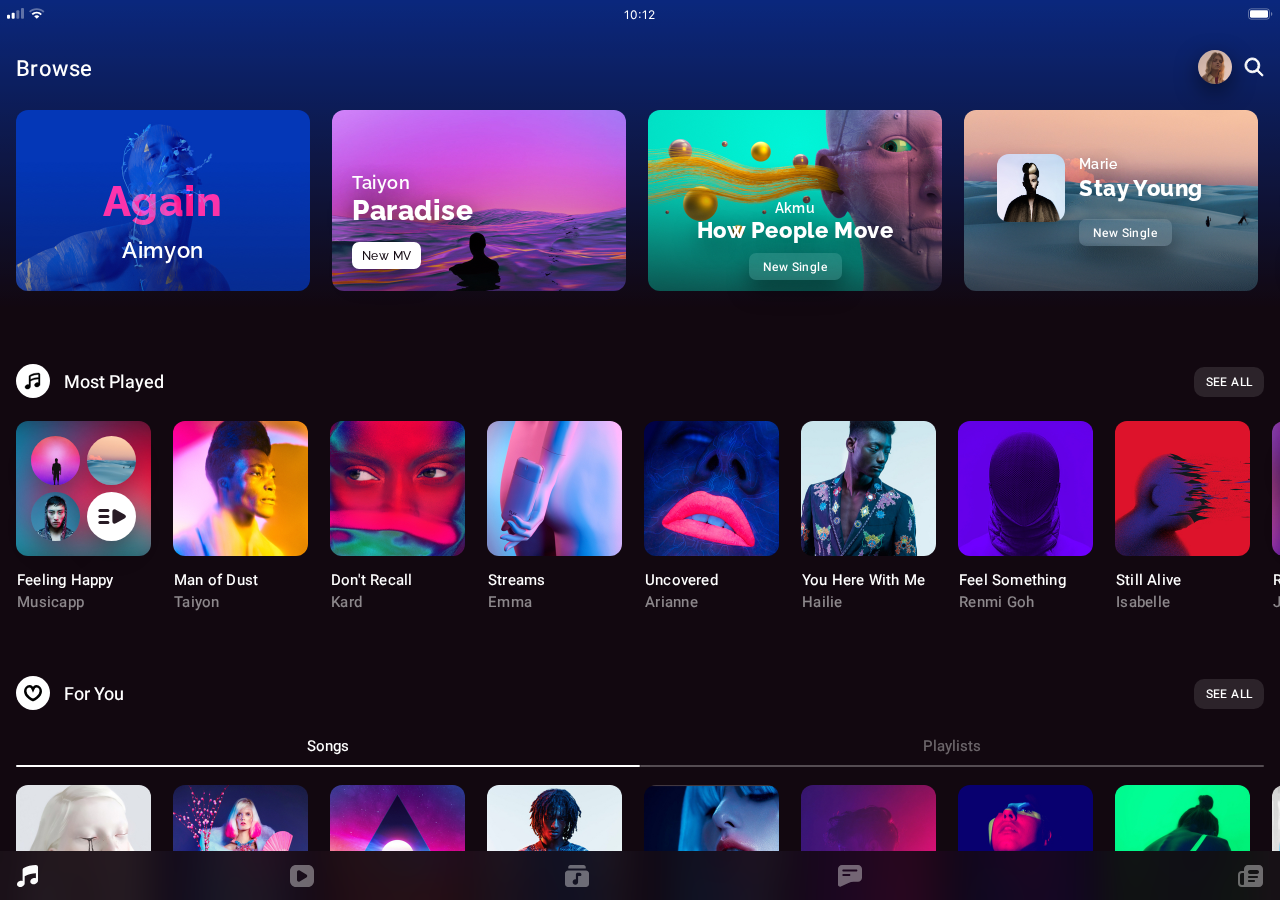
<file: musicapp/pages/index.html>
<!DOCTYPE html>
<html>
<head>
  <meta charset="utf-8">
  <meta name="viewport" content="width=device-width, initial-scale=1, maximum-scale=1, minimum-scale=1, user-scalable=no, minimal-ui">
  <meta name="apple-mobile-web-app-capable" content="yes">
  <meta name="apple-mobile-web-app-status-bar-style" content="black">
  <title>Alea - Music App</title>
  <link rel="stylesheet" href="../src/css/animate.css">
  <link rel="stylesheet" href="../src/css/framework7.ios.min.css">
  <link rel="stylesheet" href="../src/css/custom.css">
  <link href="https://fonts.googleapis.com/css?family=Heebo:300,400,500,700,900" rel="stylesheet">
  <link href="https://fonts.googleapis.com/css?family=Raleway:600,800" rel="stylesheet">
  <script src="../src/js/jquery.min.js"></script>
  <link rel="icon" href="../src/images/favicon-biobutterfly.png" sizes="32x32">
  <link rel="icon" href="../src/images/favicon-biobutterfly.png" sizes="192x192">
  <link rel="apple-touch-icon-precomposed" href="../src/images/favicon-biobutterfly.png">
  <meta name="msapplication-TileImage" content="../src/images/favicon-biobutterfly.png">
</head>
<body class="app" theme-color="rose" device-style="ios" device-size="iphoneX">

  <div class="container">
    <div class="wrapper">
      <!-- Panels overlay-->
      <div class="panel-overlay"></div>

      <!-- Left panel with reveal effect-->
      <aside class="sidebar panel panel-left panel-cover shadow" essential-sidebar="hide">
        <div class="panel-wrap">
          <div class="content-block">
            <div class="sidebar">
              <div class="main-grids safe-area">
                <div class="inner">
                  <button class="settings">Settings</button>
                  <div class="user-avatar">
                    <img alt="UserAvatar" src="../src/images/artist/1sz2.jpg" class="avatar photo" width="100%" height="auto">
                    <b class="fn"><a data-sound="tap" class="m-sound-audio item-link close-panel" href="profile.html">Melissa</a></b>
                  </div>
                  <div class="categories view-right">
                    <ul>
                      <li class="active"><a href="index.html" class="item-link close-panel explore"> Browse </a></li>
                      <li><a href="profile.html" class="item-link close-panel library"> Your Library </a></li>
                      <li><a href="videos.html" class="item-link close-panel videos"> Videos </a></li>
                      <li><a href="community.html" class="item-link close-panel social"> Community </a></li>
                      <li><a href="news.html" class="item-link close-panel news"> News </a></li>
                    </ul>
                  </div>
                </div>
              </div>
            </div>
          </div>
        </div>
      </aside> <!-- end Sidebar Panel-left -->

      <!-- Your main view, should have "view-main" class -->
      <div class="view view-main">
        <section id="status-bar"></section> <!-- end ios-status-bar -->

        <div class="pages">
          <div id="browse-1" data-page="browse-1" class="page browse browse-1 nope">

            <section class="searches essential-search" blur="blur" searchbar-style="style1">
              <div class="overlay"></div>
              <div class="inner appearFromTop">
                <div class="blur"></div>
                <div class="main-grids safe-area">
                  <div class="search-form-container">
                    <form data-search-list=".list-block-search" data-search-in=".item-title" class="searchbar searchbar-init">
                      <div class="input-container">
                        <input type="search" placeholder="Search…">
                        <div class="search-icon">
                          <svg width="21" height="21" viewBox="0 0 20 20"><g><path fill="#120810" stroke="#120810" d="M14.117 12.96a7.364 7.364 0 1 0-1.157 1.157l4.643 4.643a.816.816 0 0 0 1.157 0 .818.818 0 0 0 0-1.157l-4.643-4.643zm-5.753 1.13a5.727 5.727 0 1 1 0-11.454 5.727 5.727 0 0 1 0 11.455z"/></g></svg>
                        </div>
                        <div class="divider"></div>
                      </div>   
                      <a href="index.html#" class="searchbar-clear">
                        <svg width="28" height="28" viewBox="0 0 28 28"><g><rect width="28" height="28" fill="#B4B4B4" rx="14"/><path fill="#FFF" d="M15.414 14l3.536-3.536a1 1 0 0 0-1.414-1.414L14 12.586 10.464 9.05a1 1 0 0 0-1.414 1.414L12.586 14 9.05 17.536a1 1 0 0 0 1.414 1.414L14 15.414l3.536 3.536a1 1 0 0 0 1.414-1.414L15.414 14z"/></g></svg>
                        <svg class="svg-style2" width="15px" height="15px" viewBox="0 0 16 17"><g stroke="none" stroke-width="1" fill="none" fill-rule="evenodd"><g transform="translate(-7.000000, -6.000000)"><rect id="frame" x="0" y="0" width="28" height="28"></rect><path d="M16.9953742,14.5024854 L22.3097444,9.18811519 C22.8600654,8.63779413 22.8600654,7.74554742 22.3097444,7.19522637 C21.7594233,6.64490532 20.8671766,6.64490532 20.3168556,7.19522637 L20.3168556,7.19522637 L15.0024854,12.5095966 L9.68811519,7.19522637 L9.68811519,7.19522637 C9.13779413,6.64490532 8.24554742,6.64490532 7.69522637,7.19522637 C7.14490532,7.74554742 7.14490532,8.63779413 7.69522637,9.18811519 L13.0095966,14.5024854 L7.69522637,19.8168556 C7.14490532,20.3671766 7.14490532,21.2594233 7.69522637,21.8097444 L7.69522637,21.8097444 C8.24554742,22.3600654 9.13779413,22.3600654 9.68811519,21.8097444 L9.68811519,21.8097444 L15.0024854,16.4953742 L20.3168556,21.8097444 L20.3168556,21.8097444 C20.8671766,22.3600654 21.7594233,22.3600654 22.3097444,21.8097444 L22.3097444,21.8097444 C22.8600654,21.2594233 22.8600654,20.3671766 22.3097444,19.8168556 L16.9953742,14.5024854 Z" id="shapes" fill="#FFFFFF"></path></g></g></svg>
                      </a>
                      <a class="searchbar-cancel">Close</a>
                    </form>
                  </div>
                </div>
              </div>
            </section>
            <div class="essential-search searchbar-result">
              <div class="content-block searchbar-not-found"><div class="content-block-inner">Nothing found</div></div>
              <div class="list-block list-block-search searchbar-found"><ul><li><div class="item-title"></div></li></ul></div>
            </div>

            <!-- Scrollable page content -->
            <div class="scrollable-content">

              <div class="dominant-color dominant-color-1"></div>

              <section class="headers" header-type="standard" header-style="style1" header-icon-style="user" header-title-style="left">
                <header>
                  <div class="main-grids safe-area">
                    <div class="inner">
                      <h2>Browse</h2>
                      <a href="profile.html"><button class="icon user-icon"></button></a>
                      <button class="icon menu-icon open-panel"></button>
                      <button class="search-icon" essential-search="hide"></button>
                    </div>
                  </div>
                </header>
              </section>

              <section class="playlist-container bottom-padding">
                <section class="mixed-swiper-container mixed-swipe">
                  <div class="swiper-container swiper-padding-left mixed-swiper playlist-song no-fastclick">
                    <div class="swiper-wrapper">
                      <div class="swiper-slide the-song first" slide-style="style1" avatar="62sz2" album-cover="62sz6"><a href="index.html#" data-src="../src/music/song1.mp3"></a><div class="slide slide-1"><div class="img-inner-wrapper"><img src="../src/images/artist/2sz5.jpg" width="100%" height="auto"><h2>Again</h2><cite class="author" avatar="62sz2" album-cover="2sz6"><a href="artist-profile.html" checkClick="checkClick">Aimyon</a></cite></div></div></div>
                      <div class="swiper-slide the-video" slide-style="style2" typevideo="video/mp4" avatar="3sz2"><a href="index.html#" data-src="../src/video/video1.mp4"></a><div class="slide slide-2"><div class="img-inner-wrapper"><img src="../src/images/artist/3sz5.jpg" width="100%" height="auto"><cite class="author" avatar="3sz2" album-cover="3sz6"><a href="artist-profile.html" checkClick="checkClick">Taiyon</a></cite><h2>Paradise</h2><div class="slide-label-wrapper"><div class="slide-label">New MV</div></div></div></div></div>
                      <div class="swiper-slide the-song" slide-style="style3" avatar="106sz2" album-cover="106sz6"><a href="index.html#" data-src="../src/music/song4.mp3"></a><div class="slide slide-3"><div class="img-inner-wrapper"><cite class="author" avatar="106sz2" album-cover="106sz2"><a href="artist-profile.html" checkClick="checkClick">Akmu</a></cite><a href="https://www.biobutterfly.com/wp-content/themes/musicapp/pages/album-v1.html"><img src="../src/images/artist/4sz5.jpg" width="100%" height="auto"><h2>How People Move</h2></a><div class="slide-label-wrapper"><div class="slide-label"><div class="blur"></div><p>New Single</p></div></div></div></div></div>
                      <div class="swiper-slide the-song" slide-style="style4" avatar="55sz2" album-cover="55sz6"><a href="index.html#" data-src="../src/music/song2.mp3"></a><div class="slide slide-4"><div class="img-inner-wrapper"><img src="../src/images/artist/5sz5.jpg" width="100%" height="auto"><a href="artist-profile.html"><div class="author-avatar"><img checkClick="checkClick" alt="Author" src="../src/images/artist/55sz5.jpg" width="100%" height="auto"></div><cite checkClick="checkClick" class="author" avatar="55sz2" album-cover="5sz6">Marie</cite></a><h2>Stay Young</h2><div class="slide-label-wrapper"><div class="slide-label"><div class="blur"></div><p>New Single</p></div></div></div></div></div>
                      <div class="swiper-slide the-song" slide-style="style5" avatar="53sz2" album-cover="53sz6"><a href="index.html#" data-src="../src/music/song3.mp3"></a><div class="slide slide-5"><div class="img-inner-wrapper"><img src="../src/images/artist/6sz5.jpg" width="100%" height="auto"><h2>The Others</h2><a href="artist-profile.html" checkClick="checkClick"><div class="author-avatar"><img alt="Author" src="../src/images/artist/53sz2.jpg" width="100%" height="auto"></div><cite class="author" avatar="53sz2" album-cover="6sz6">Miyavi</cite></a><div class="slide-label-wrapper"><div class="slide-label"><div class="blur"></div><p>New Single</p></div></div></div></div></div>
                      <div class="swiper-slide the-playlist" slide-style="style3"><div class="slide slide-6" album-cover="7sz6"><div class="img-inner-wrapper"><cite class="author" avatar="32sz2" album-cover="7sz6"><a href="artist-profile.html" checkClick="checkClick">Payne</a></cite><a href="albums.html"><img src="../src/images/artist/7sz5.jpg" width="100%" height="auto"><h2>Too Much</h2></a><div class="slide-label-wrapper"><div class="slide-label"><div class="blur"></div><p>New Album</p></div></div></div></div></div>
                      <div class="swiper-slide the-song last" slide-style="style3" avatar="79sz2" album-cover="8sz6"><a href="index.html#" data-src="../src/music/song4.mp3"></a><div class="slide slide-7"><div class="img-inner-wrapper"><cite class="author" avatar="79sz2" album-cover="8sz6"><a href="artist-profile.html" checkClick="checkClick">Diana</a></cite><a href="https://www.biobutterfly.com/wp-content/themes/musicapp/pages/album-v1.html"><img src="../src/images/artist/8sz5.jpg" width="100%" height="auto"><h2>Rainbow Sea</h2></a><div class="slide-label-wrapper"><div class="slide-label"><div class="blur"></div><p>New Single</p></div></div></div></div></div>
                      <div class="swiper-slide"></div>
                    </div>
                  </div>
                </section>

                <section class="section-titles" section-type="standard" see-all-style="style1" section-icon-style="note_1" section-title-style="left">
                  <header>
                    <div class="main-grids safe-area">
                      <div class="inner">
                        <div class="icon"></div>
                        <h2>Most Played</h2>
                        <div class="see-all"><p><a href="see-all.html" checkClick="checkClick">See All</a></p></div>
                      </div>
                    </div>
                  </header>
                </section>
                <section class="most-played-swiper-container checkPlaylist">
                  <div class="swiper-container swiper-padding-left square-swiper playlist-swiper most-played-swiper playlist-song no-fastclick">

                    <div class="swiper-wrapper" swiper-label="hide">
                      <div class="swiper-slide the-playlist" album-cover="9sz6"><div class="slide slide-1"><a href="playlist.html"><div class="img-play"><img src="../src/images/artist/9sz5.jpg" width="100%" height="auto"><div class="artist-top-left"><img src="../src/images/artist/132sz2.jpg" width="100%" height="auto"></div><div class="artist-bottom-left"><img src="../src/images/artist/71sz2.jpg" width="100%" height="auto"></div><div class="artist-top-right"><img src="../src/images/artist/218sz2.jpg" width="100%" height="auto"></div><button class="playlist" effectRipplesCheck="effectRipplesCheck"></button></div></a></div><div class="box-type">Playlists</div><h2>Feeling Happy</h2><cite class="author" avatar="9sz2" album-cover="9sz5"><a href="albums.html">Musicapp</a></cite></div>
                      <div class="swiper-slide the-song first" avatar="10sz2" album-cover="10sz6"><a href="index.html#" data-src="../src/music/song5.mp3"></a><div class="slide slide-2"><div class="img-play"><img src="../src/images/artist/10sz5.jpg" width="100%" height="auto"></div></div><div class="box-type">Song</div><h2>Man of Dust</h2><cite class="author" avatar="10sz2" album-cover="10sz5"><a href="artist-profile.html" checkClick="checkClick">Taiyon</a></cite></div>
                      <div class="swiper-slide the-song" avatar="11sz2" album-cover="11sz6"><a href="index.html#" data-src="../src/music/song6.mp3"></a><div class="slide slide-3"><div class="img-play"><img src="../src/images/artist/11sz5.jpg" width="100%" height="auto"></div></div><div class="box-type">Song</div><h2>Don't Recall</h2><cite class="author" avatar="11sz2" album-cover="11sz5"><a href="artist-profile.html" checkClick="checkClick">Kard</a></cite></div>
                      <div class="swiper-slide the-song" avatar="12sz2" album-cover="12sz6"><a href="index.html#" data-src="../src/music/song7.mp3"></a><div class="slide slide-4"><div class="img-play"><img src="../src/images/artist/12sz5.jpg" width="100%" height="auto"></div></div><div class="box-type">Song</div><h2>Streams</h2><cite class="author" avatar="12sz2" album-cover="12sz5"><a href="artist-profile.html" checkClick="checkClick">Emma</a></cite></div>
                      <div class="swiper-slide the-song" avatar="13sz2" album-cover="13sz6"><a href="index.html#" data-src="../src/music/song8.mp3"></a><div class="slide slide-5"><div class="img-play"><img src="../src/images/artist/13sz5.jpg" width="100%" height="auto"></div></div><div class="box-type">Song</div><h2>Uncovered</h2><cite class="author" avatar="13sz2" album-cover="13sz5"><a href="artist-profile.html" checkClick="checkClick">Arianne</a></cite></div>
                      <div class="swiper-slide the-song" avatar="14sz2" album-cover="14sz6"><a href="index.html#" data-src="../src/music/song9.mp3"></a><div class="slide slide-6"><div class="img-play"><img src="../src/images/artist/14sz5.jpg" width="100%" height="auto"></div></div><div class="box-type">Song</div><h2>You Here With Me</h2><cite class="author" avatar="14sz2" album-cover="14sz5"><a href="artist-profile.html" checkClick="checkClick">Hailie</a></cite></div>
                      <div class="swiper-slide the-song" avatar="15sz2" album-cover="15sz6"><a href="index.html#" data-src="../src/music/song10.mp3"></a><div class="slide slide-7"><div class="img-play"><img src="../src/images/artist/15sz5.jpg" width="100%" height="auto"></div></div><div class="box-type">Song</div><h2>Feel Something</h2><cite class="author" avatar="15sz2" album-cover="15sz5"><a href="artist-profile.html" checkClick="checkClick">Renmi Goh</a></cite></div>
                      <div class="swiper-slide the-song" avatar="16sz2" album-cover="16sz6"><a href="index.html#" data-src="../src/music/song11.mp3"></a><div class="slide slide-8"><div class="img-play"><img src="../src/images/artist/16sz5.jpg" width="100%" height="auto"></div></div><div class="box-type">Song</div><h2>Still Alive</h2><cite class="author" avatar="16sz2" album-cover="16sz5"><a href="artist-profile.html" checkClick="checkClick">Isabelle</a></cite></div>
                      <div class="swiper-slide the-playlist" album-cover="17sz6"><div class="slide slide-9"><a href="playlist-v2.html"><div class="img-play"><img src="../src/images/artist/17sz5.jpg" width="100%" height="auto"><div class="artist-top-left"><img src="../src/images/artist/22sz2.jpg" width="100%" height="auto"></div><div class="artist-bottom-left"><img src="../src/images/artist/137sz2.jpg" width="100%" height="auto"></div><div class="artist-top-right"><img src="../src/images/artist/114sz2.jpg" width="100%" height="auto"></div><button class="playlist" effectRipplesCheck="effectRipplesCheck"></button></div></a></div><div class="box-type">Playlists</div><h2>Relax &amp; Unwind</h2><cite class="author" avatar="9sz2" album-cover="9sz5"><a href="https://www.biobutterfly.com/wp-content/themes/musicapp/pages/artistprofile.html">Johanne</a></cite></div>
                      <div class="swiper-slide the-song" avatar="18sz2" album-cover="18sz6"><a href="index.html#" data-src="../src/music/song11.mp3"></a><div class="slide slide-10"><div class="img-play"><img src="../src/images/artist/18sz5.jpg" width="100%" height="auto"></div></div><div class="box-type">Song</div><h2>You Might Be</h2><cite class="author" avatar="18sz2" album-cover="18sz5"><a href="artist-profile.html" checkClick="checkClick">Jayma</a></cite></div>
                      <div class="swiper-slide the-song" avatar="19sz2" album-cover="19sz6"><a href="index.html#" data-src="../src/music/song12.mp3"></a><div class="slide slide-11"><div class="img-play"><img src="../src/images/artist/19sz5.jpg" width="100%" height="auto"></div></div><div class="box-type">Song</div><h2>Place We Were Made</h2><cite class="author" avatar="19sz2" album-cover="19sz5"><a href="artist-profile.html" checkClick="checkClick">Johan</a></cite></div>
                      <div class="swiper-slide the-song" avatar="20sz2" album-cover="20sz6"><a href="index.html#" data-src="../src/music/song13.mp3"></a><div class="slide slide-12"><div class="img-play"><img src="../src/images/artist/20sz5.jpg" width="100%" height="auto"></div></div><div class="box-type">Song</div><h2>Away From Me</h2><cite class="author" avatar="20sz2" album-cover="20sz5"><a href="artist-profile.html" checkClick="checkClick">Nadia</a></cite></div>
                      <div class="swiper-slide the-song last" avatar="21sz2" album-cover="21sz6"><a href="index.html#" data-src="../src/music/song14.mp3"></a><div class="slide slide-13"><div class="img-play"><img src="../src/images/artist/21sz5.jpg" width="100%" height="auto"></div></div><div class="box-type">Song</div><h2>Don't Look</h2><cite class="author" avatar="21sz2" album-cover="21sz5"><a href="artist-profile.html" checkClick="checkClick">Jakob Banks</a></cite></div>
                      <div class="swiper-slide"></div>
                    </div>
                  </div>
                </section>

                <section class="section-titles" section-type="standard" see-all-style="style1" section-icon-style="favourites" section-title-style="left">
                  <header>
                    <div class="main-grids safe-area">
                      <div class="inner">
                        <div class="icon"></div>
                        <h2>For You</h2>
                        <div class="see-all"><p><a href="see-all.html" checkClick="checkClick">See All</a></p></div>
                      </div>
                    </div>
                  </header>
                </section>
                <section class="section-tabs" section-type="tabs">
                  <div class="main-grids safe-area">
                    <div class="buttons-row">
                      <a href="index.html#tab1" class="button active tab-link">Songs</a>
                      <a href="index.html#tab2" class="button tab-link">Playlists</a>
                    </div>
                  </div>
                </section>
                <div class="tabs-animated-wrapp">
                  <div class="tabs">
                    <div id="tab1" class="tab active">
                      <section class="multi-row-swiper-container checkPlaylist">
                        <div class="swiper-container swiper-padding-left square-swiper multi-row-swiper playlist-song no-fastclick">
                          <div class="swiper-wrapper">
                            <div class="swiper-slide the-song first" avatar="22sz2" album-cover="22sz6"><a href="index.html#" data-src="../src/music/song15.mp3"></a><div class="slide slide-14"><div class="img-play"><img src="../src/images/artist/22sz5.jpg" width="100%" height="auto"></div></div><h2>Soft Life</h2><cite class="author" avatar="22sz2" album-cover="22sz5"><a href="artist-profile.html" checkClick="checkClick">Jodie</a></cite></div>
                            <div class="swiper-slide the-song" avatar="23sz2" album-cover="23sz6"><a href="index.html#" data-src="../src/music/song3.mp3"></a><div class="slide slide-15"><div class="img-play"><img src="../src/images/artist/23sz5.jpg" width="100%" height="auto"></div></div><h2>Feel The Real</h2><cite class="author" avatar="23sz2" album-cover="23sz5"><a href="artist-profile.html" checkClick="checkClick">Tone Stith</a></cite></div>
                            <div class="swiper-slide the-song" avatar="24sz2" album-cover="24sz6"><a href="index.html#" data-src="../src/music/song5.mp3"></a><div class="slide slide-16"><div class="img-play"><img src="../src/images/artist/24sz5.jpg" width="100%" height="auto"></div></div><h2>Happy Accidents</h2><cite class="author" avatar="24sz2" album-cover="24sz5"><a href="artist-profile.html" checkClick="checkClick">Beatrice</a></cite></div>
                            <div class="swiper-slide the-song" avatar="25sz2" album-cover="25sz6"><a href="index.html#" data-src="../src/music/song9.mp3"></a><div class="slide slide-17"><div class="img-play"><img src="../src/images/artist/25sz5.jpg" width="100%" height="auto"></div></div><h2>Chameleon</h2><cite class="author" avatar="25sz2" album-cover="25sz5"><a href="artist-profile.html" checkClick="checkClick">Andrè</a></cite></div>
                            <div class="swiper-slide the-song" avatar="26sz2" album-cover="26sz6"><a href="index.html#" data-src="../src/music/song2.mp3"></a><div class="slide slide-18"><div class="img-play"><img src="../src/images/artist/26sz5.jpg" width="100%" height="auto"></div></div><h2>A Fantasy Trip</h2><cite class="author" avatar="26sz2" album-cover="26sz5"><a href="artist-profile.html" checkClick="checkClick">Kandi Landi</a></cite></div>
                            <div class="swiper-slide the-song" avatar="27sz2" album-cover="27sz6"><a href="index.html#" data-src="../src/music/song7.mp3"></a><div class="slide slide-19"><div class="img-play"><img src="../src/images/artist/27sz5.jpg" width="100%" height="auto"></div></div><h2>Destination</h2><cite class="author" avatar="27sz2" album-cover="27sz5"><a href="artist-profile.html" checkClick="checkClick">Arin Ray</a></cite></div>
                            <div class="swiper-slide the-song" avatar="28sz2" album-cover="28sz6"><a href="index.html#" data-src="../src/music/song8.mp3"></a><div class="slide slide-20"><div class="img-play"><img src="../src/images/artist/28sz5.jpg" width="100%" height="auto"></div></div><h2>The Good Life</h2><cite class="author" avatar="28sz2" album-cover="28sz5"><a href="artist-profile.html" checkClick="checkClick">Cassarah</a></cite></div>
                            <div class="swiper-slide the-song" avatar="29sz2" album-cover="29sz6"><a href="index.html#" data-src="../src/music/song10.mp3"></a><div class="slide slide-21"><div class="img-play"><img src="../src/images/artist/29sz5.jpg" width="100%" height="auto"></div></div><h2>Life in Colors</h2><cite class="author" avatar="29sz2" album-cover="29sz5"><a href="artist-profile.html" checkClick="checkClick">Benzino</a></cite></div>
                            <div class="swiper-slide the-song" avatar="30sz2" album-cover="30sz6"><a href="index.html#" data-src="../src/music/song12.mp3"></a><div class="slide slide-22"><div class="img-play"><img src="../src/images/artist/30sz5.jpg" width="100%" height="auto"></div></div><h2>A Kiss</h2><cite class="author" avatar="30sz2" album-cover="30sz5"><a href="artist-profile.html" checkClick="checkClick">G Dragon</a></cite></div>
                            <div class="swiper-slide the-song" avatar="217sz2" album-cover="217sz6"><a href="index.html#" data-src="../src/music/song11.mp3"></a><div class="slide slide-23"><div class="img-play"><img src="../src/images/artist/217sz5.jpg" width="100%" height="auto"></div></div><h2>I am a Woman Too</h2><cite class="author" avatar="217sz2" album-cover="217sz5"><a href="artist-profile.html" checkClick="checkClick">Jane</a></cite></div>
                            <div class="swiper-slide the-song" avatar="32sz2" album-cover="32sz6"><a href="index.html#" data-src="../src/music/song14.mp3"></a><div class="slide slide-24"><div class="img-play"><img src="../src/images/artist/32sz5.jpg" width="100%" height="auto"></div></div><h2>Flame of Love</h2><cite class="author" avatar="32sz2" album-cover="32sz5"><a href="artist-profile.html" checkClick="checkClick">Taemin</a></cite></div>
                            <div class="swiper-slide the-song" avatar="33sz2" album-cover="33sz6"><a href="index.html#" data-src="../src/music/song13.mp3"></a><div class="slide slide-25"><div class="img-play"><img src="../src/images/artist/33sz5.jpg" width="100%" height="auto"></div></div><h2>Deep Blue</h2><cite class="author" avatar="33sz2" album-cover="33sz5"><a href="artist-profile.html" checkClick="checkClick">David</a></cite></div>
                            <div class="swiper-slide the-song" avatar="34sz2" album-cover="34sz6"><a href="index.html#" data-src="../src/music/song15.mp3"></a><div class="slide slide-26"><div class="img-play"><img src="../src/images/artist/34sz5.jpg" width="100%" height="auto"></div></div><h2>Last Call</h2><cite class="author" avatar="34sz2" album-cover="34sz5"><a href="artist-profile.html" checkClick="checkClick">Maria</a></cite></div>
                            <div class="swiper-slide the-song" avatar="35sz2" album-cover="35sz6"><a href="index.html#" data-src="../src/music/song2.mp3"></a><div class="slide slide-27"><div class="img-play"><img src="../src/images/artist/35sz5.jpg" width="100%" height="auto"></div></div><h2>Shut Up</h2><cite class="author" avatar="35sz2" album-cover="35sz5"><a href="artist-profile.html" checkClick="checkClick">Loren</a></cite></div>
                            <div class="swiper-slide the-song" avatar="36sz2" album-cover="36sz6"><a href="index.html#" data-src="../src/music/song1.mp3"></a><div class="slide slide-28"><div class="img-play"><img src="../src/images/artist/36sz5.jpg" width="100%" height="auto"></div></div><h2>The Green Room</h2><cite class="author" avatar="36sz2" album-cover="36sz5"><a href="artist-profile.html" checkClick="checkClick">Dubmet</a></cite></div>
                            <div class="swiper-slide the-song" avatar="37sz2" album-cover="37sz6"><a href="index.html#" data-src="../src/music/song3.mp3"></a><div class="slide slide-29"><div class="img-play"><img src="../src/images/artist/37sz5.jpg" width="100%" height="auto"></div></div><h2>Don't Think, Feel</h2><cite class="author" avatar="37sz2" album-cover="37sz5"><a href="artist-profile.html" checkClick="checkClick">City Club</a></cite></div>
                            <div class="swiper-slide the-song" avatar="38sz2" album-cover="38sz6"><a href="index.html#" data-src="../src/music/song5.mp3"></a><div class="slide slide-30"><div class="img-play"><img src="../src/images/artist/38sz5.jpg" width="100%" height="auto"></div></div><h2>Sayonara</h2><cite class="author" avatar="38sz2" album-cover="38sz5"><a href="artist-profile.html" checkClick="checkClick">Jakob</a></cite></div>
                            <div class="swiper-slide the-song" avatar="39sz2" album-cover="39sz6"><a href="index.html#" data-src="../src/music/song4.mp3"></a><div class="slide slide-31"><div class="img-play"><img src="../src/images/artist/39sz5.jpg" width="100%" height="auto"></div></div><h2>Sweet Dreams</h2><cite class="author" avatar="39sz2" album-cover="39sz5"><a href="artist-profile.html" checkClick="checkClick">Marshall</a></cite></div>
                            <div class="swiper-slide the-song" avatar="40sz2" album-cover="40sz6"><a href="index.html#" data-src="../src/music/song6.mp3"></a><div class="slide slide-32"><div class="img-play"><img src="../src/images/artist/40sz5.jpg" width="100%" height="auto"></div></div><h2>Starlight</h2><cite class="author" avatar="40sz2" album-cover="40sz5"><a href="artist-profile.html" checkClick="checkClick">Diana</a></cite></div>
                            <div class="swiper-slide the-song" avatar="41sz2" album-cover="41sz6"><a href="index.html#" data-src="../src/music/song7.mp3"></a><div class="slide slide-33"><div class="img-play"><img src="../src/images/artist/41sz5.jpg" width="100%" height="auto"></div></div><h2>Don't Think About It</h2><cite class="author" avatar="41sz2" album-cover="41sz5"><a href="artist-profile.html" checkClick="checkClick">Alessia</a></cite></div>
                            <div class="swiper-slide the-song" avatar="42sz2" album-cover="42sz6"><a href="index.html#" data-src="../src/music/song9.mp3"></a><div class="slide slide-34"><div class="img-play"><img src="../src/images/artist/42sz5.jpg" width="100%" height="auto"></div></div><h2>This Fate</h2><cite class="author" avatar="42sz2" album-cover="42sz5"><a href="artist-profile.html" checkClick="checkClick">Celeste</a></cite></div>
                            <div class="swiper-slide the-song" avatar="43sz2" album-cover="43sz6"><a href="index.html#" data-src="../src/music/song11.mp3"></a><div class="slide slide-35"><div class="img-play"><img src="../src/images/artist/43sz5.jpg" width="100%" height="auto"></div></div><h2>Your Toy</h2><cite class="author" avatar="43sz2" album-cover="43sz5"><a href="artist-profile.html" checkClick="checkClick">Zico</a></cite></div>
                            <div class="swiper-slide the-song" avatar="44sz2" album-cover="44sz6"><a href="index.html#" data-src="../src/music/song10.mp3"></a><div class="slide slide-36"><div class="img-play"><img src="../src/images/artist/44sz5.jpg" width="100%" height="auto"></div></div><h2>Always Foreign</h2><cite class="author" avatar="44sz2" album-cover="44sz5"><a href="artist-profile.html" checkClick="checkClick">Mattew</a></cite></div>
                            <div class="swiper-slide the-song last" avatar="45sz2" album-cover="45sz6"><a href="index.html#" data-src="../src/music/song8.mp3"></a><div class="slide slide-37"><div class="img-play"><img src="../src/images/artist/45sz5.jpg" width="100%" height="auto"></div></div><h2>Dangerous Games</h2><cite class="author" avatar="45sz2" album-cover="45sz5"><a href="artist-profile.html" checkClick="checkClick">Debby</a></cite></div>
                            <div class="swiper-slide"></div>
                          </div>
                        </div>
                      </section>
                    </div>
                    <div id="tab2" class="tab">
                      <section class="multi-row-swiper-container checkPlaylist">
                        <div class="swiper-container swiper-padding-left square-swiper multi-row-swiper no-fastclick">
                          <div class="swiper-wrapper">
                            <div class="swiper-slide the-playlist" album-cover="9sz6"><div class="slide slide-1"><a href="playlist.html"><div class="img-play"><img src="../src/images/artist/9sz5.jpg" width="100%" height="auto"><div class="artist-top-left"><img src="../src/images/artist/132sz2.jpg" width="100%" height="auto"></div><div class="artist-bottom-left"><img src="../src/images/artist/71sz2.jpg" width="100%" height="auto"></div><div class="artist-top-right"><img src="../src/images/artist/218sz2.jpg" width="100%" height="auto"></div><button class="playlist" effectRipplesCheck="effectRipplesCheck"></button></div></a></div><div class="box-type">Playlists</div><h2>Feeling Happy</h2><cite class="author" avatar="9sz2" album-cover="9sz5"><a href="albums.html">Musicapp</a></cite></div>
                            <div class="swiper-slide the-playlist" album-cover="17sz6"><div class="slide slide-2"><a href="playlist-v2.html"><div class="img-play"><img src="../src/images/artist/17sz5.jpg" width="100%" height="auto"><div class="artist-top-left"><img src="../src/images/artist/22sz2.jpg" width="100%" height="auto"></div><div class="artist-bottom-left"><img src="../src/images/artist/137sz2.jpg" width="100%" height="auto"></div><div class="artist-top-right"><img src="../src/images/artist/114sz2.jpg" width="100%" height="auto"></div><button class="playlist" effectRipplesCheck="effectRipplesCheck"></button></div></a></div><div class="box-type">Playlists</div><h2>Relax &amp; Unwind</h2><cite class="author" avatar="9sz2" album-cover="9sz5"><a href="https://www.biobutterfly.com/wp-content/themes/musicapp/pages/artistprofile.html">Johanne</a></cite></div>
                            <div class="swiper-slide the-playlist" album-cover="90sz6"><div class="slide slide-3"><a href="playlist.html"><div class="img-play"><img src="../src/images/artist/90sz5.jpg" width="100%" height="auto"><div class="blur"></div><div class="playlist-song-number">77 Songs</div></div></a></div><h2>Training Time</h2><cite class="author" avatar="90sz2" album-cover="90sz5"><a href="artist-profile.html">Musicapp</a></cite></div>
                            <div class="swiper-slide the-playlist" album-cover="91sz6"><div class="slide slide-4"><a href="playlist-v2.html"><div class="img-play"><img src="../src/images/artist/91sz5.jpg" width="100%" height="auto"><div class="blur"></div><div class="playlist-song-number">284 Songs</div></div></a></div><h2>Alternative</h2><cite class="author" avatar="91sz2" album-cover="91sz5"><a href="artist-profile.html">Musicapp</a></cite></div>
                            <div class="swiper-slide the-playlist" album-cover="92sz6"><div class="slide slide-5"><a href="playlist.html"><div class="img-play"><img src="../src/images/artist/92sz5.jpg" width="100%" height="auto"><div class="blur"></div><div class="playlist-song-number">55 Songs</div></div></a></div><h2>Sign in the Car</h2><cite class="author" avatar="92sz2" album-cover="92sz5"><a href="artist-profile.html">Musicapp</a></cite></div>
                            <div class="swiper-slide the-playlist" album-cover="85sz6"><div class="slide slide-6"><a href="playlist-v2.html"><div class="img-play"><img src="../src/images/artist/85sz5.jpg" width="100%" height="auto"><div class="blur"></div><div class="playlist-song-number">410 Songs</div></div></a></div><h2>The Rock Show</h2><cite class="author" avatar="85sz2" album-cover="85sz5"><a href="artist-profile.html">Musicapp</a></cite></div>
                            <div class="swiper-slide the-playlist" album-cover="79sz6"><div class="slide slide-7"><a href="playlist.html"><div class="img-play"><img src="../src/images/artist/79sz5.jpg" width="100%" height="auto"><div class="blur"></div><div class="playlist-song-number">112 Songs</div></div></a></div><h2>Pop Acoustic</h2><cite class="author" avatar="79sz2" album-cover="79sz5"><a href="artist-profile.html">Musicapp</a></cite></div>
                            <div class="swiper-slide the-playlist" album-cover="80sz6"><div class="slide slide-8"><a href="playlist-v2.html"><div class="img-play"><img src="../src/images/artist/80sz5.jpg" width="100%" height="auto"><div class="blur"></div><div class="playlist-song-number">94 Songs</div></div></a></div><h2>Relax in Acustic</h2><cite class="author" avatar="80sz2" album-cover="80sz5"><a href="artist-profile.html">Musicapp</a></cite></div>
                            <div class="swiper-slide the-playlist" album-cover="81sz6"><div class="slide slide-9"><a href="playlist.html"><div class="img-play"><img src="../src/images/artist/81sz5.jpg" width="100%" height="auto"><div class="blur"></div><div class="playlist-song-number">240 Songs</div></div></a></div><h2>Time Machine</h2><cite class="author" avatar="81sz2" album-cover="81sz5"><a href="artist-profile.html">Musicapp</a></cite></div>
                            <div class="swiper-slide the-playlist" album-cover="82sz6"><div class="slide slide-10"><a href="playlist-v2.html"><div class="img-play"><img src="../src/images/artist/82sz5.jpg" width="100%" height="auto"><div class="blur"></div><div class="playlist-song-number">88 Songs</div></div></a></div><h2>Sweet Beach</h2><cite class="author" avatar="82sz2" album-cover="82sz5"><a href="artist-profile.html">Musicapp</a></cite></div>
                            <div class="swiper-slide the-playlist" album-cover="83sz6"><div class="slide slide-11"><a href="playlist.html"><div class="img-play"><img src="../src/images/artist/83sz5.jpg" width="100%" height="auto"><div class="blur"></div><div class="playlist-song-number">220 Songs</div></div></a></div><h2>Just Soul</h2><cite class="author" avatar="83sz2" album-cover="83sz5"><a href="artist-profile.html">Musicapp</a></cite></div>
                            <div class="swiper-slide the-playlist" album-cover="12sz6"><div class="slide slide-12"><a href="playlist-v2.html"><div class="img-play"><img src="../src/images/artist/12sz5.jpg" width="100%" height="auto"><div class="blur"></div><div class="playlist-song-number">358 Songs</div></div></a></div><h2>World Rock</h2><cite class="author" avatar="12sz2" album-cover="12sz5"><a href="artist-profile.html">Musicapp</a></cite></div>
                            <div class="swiper-slide the-playlist" album-cover="86sz6"><div class="slide slide-13"><a href="playlist.html"><div class="img-play"><img src="../src/images/artist/86sz5.jpg" width="100%" height="auto"><div class="blur"></div><div class="playlist-song-number">50 Songs</div></div></a></div><h2>Best Covers</h2><cite class="author" avatar="86sz2" album-cover="86sz5"><a href="artist-profile.html">Musicapp</a></cite></div>
                            <div class="swiper-slide the-playlist" album-cover="87sz6"><div class="slide slide-14"><a href="playlist-v2.html"><div class="img-play"><img src="../src/images/artist/87sz5.jpg" width="100%" height="auto"><div class="blur"></div><div class="playlist-song-number">85 Songs</div></div></a></div><h2>Essential Indie</h2><cite class="author" avatar="87sz2" album-cover="87sz5"><a href="artist-profile.html">Musicapp</a></cite></div>
                            <div class="swiper-slide the-playlist" album-cover="88sz6"><div class="slide slide-15"><a href="playlist.html"><div class="img-play"><img src="../src/images/artist/88sz5.jpg" width="100%" height="auto"><div class="blur"></div><div class="playlist-song-number">311 Songs</div></div></a></div><h2>Italo Disco</h2><cite class="author" avatar="88sz2" album-cover="88sz5"><a href="artist-profile.html">Musicapp</a></cite></div>
                            <div class="swiper-slide the-playlist" album-cover="89sz6"><div class="slide slide-16"><a href="playlist-v2.html"><div class="img-play"><img src="../src/images/artist/89sz5.jpg" width="100%" height="auto"><div class="blur"></div><div class="playlist-song-number">344 Songs</div></div></a></div><h2>I Love My 90's</h2><cite class="author" avatar="89sz2" album-cover="90sz5"><a href="artist-profile.html">Musicapp</a></cite></div>
                            <div class="swiper-slide"></div>
                          </div>
                        </div>
                      </section>
                    </div>
                  </div>
                </div>

                <section class="section-titles" section-type="standard" see-all-style="style1" section-icon-style="play" section-title-style="left">
                  <header>
                    <div class="main-grids safe-area">
                      <div class="inner">
                        <div class="icon"></div>
                        <h2>Recent Played</h2>
                        <div class="see-all"><p><a href="see-all.html" checkClick="checkClick">See All</a></p></div>
                      </div>
                    </div>
                  </header>
                </section>
                <section class="list-songs playlist-song checkPlaylist" avatar="show" author="show" song-time="show" song-price="hide" like-number="hide" add-to="hide" delete-track="hide" ranking="hide" like-heart-style="style1" like-number-style="style1">
                  <div class="main-grids safe-area">
                    <div class="inner">
                      <div class="the-song first slide slide-1" avatar="46sz2" album-cover="46sz6"><a href="index.html#" data-src="../src/music/song1.mp3"></a><div class="delete-track"><svg checkclick="checkClick" width="22" height="22" viewBox="0 0 22 22"><path checkClick="checkClick" fill="#FFF" fill-rule="evenodd" d="M11 22C4.925 22 0 17.075 0 11S4.925 0 11 0s11 4.925 11 11-4.925 11-11 11zM5.704 11c0 .68.544 1.222 1.215 1.222h8.162c.675 0 1.215-.547 1.215-1.222 0-.68-.544-1.222-1.215-1.222H6.92c-.675 0-1.215.547-1.215 1.222z"/></svg></div><div class="author-like-wrapper"><p class="rank">1</p><div class="author-avatar"><img alt="Author" src="../src/images/artist/46sz2.jpg" width="100%" height="auto"></div><div class="author-like"><div class="song-title-author"><h2 class="title">Blink of Youth</h2><cite class="author" avatar="46sz2" album-cover="46sz6"><a href="artist-profile.html" checkClick="checkClick">Ringo Shiina</a></cite></div><div class="song-info-options-container"><div class="like-container"><span class="heart-icon active"><svg checkClick="checkClick" width="16px" height="15px" viewBox="0 0 16 15"><g stroke="none" stroke-width="1" fill="none" fill-rule="evenodd"><g transform="translate(1.000000, 1.000000)"><g transform="translate(-2.000000, -3.000000)"><rect x="0" y="0" width="18" height="18"></rect><path checkClick="checkClick" d="M9,5.70689931 C9.71495864,3.78248227 10.8248268,3 12.0625,3 C14.2373039,3 16,4.97331321 16,7.40764925 C16,12.4491242 9,15.3414179 9,15.3414179 C9,15.3414179 2,12.4491242 2,7.40764925 C2,4.97331321 3.76269608,3 5.9375,3 C7.1751732,3 8.38818359,3.78248227 9,5.70689931 Z" id="shapes" stroke="#FFFFFF" stroke-width="1.7"></path></g></g></g></svg></span><span checkClick="checkClick" class="like">1.505</span></div><span checkClick="checkClick" class="song-time">3.20</span><span checkClick="checkClick" class="song-price" checkSongPrice="checkSongPrice" checkclick="checkClick"><b checkSongPrice="checkSongPrice" checkclick="checkClick">$ 0.99</b></span><span checkClick="checkClick" class="song-plus"></span></div></div><div class="divider"></div></div></div>
                      <div class="the-song slide slide-2" avatar="104sz2" album-cover="104sz6"><a href="index.html#" data-src="../src/music/song2.mp3"></a><div class="delete-track"><svg checkclick="checkClick" width="22" height="22" viewBox="0 0 22 22"><path checkClick="checkClick" fill="#FFF" fill-rule="evenodd" d="M11 22C4.925 22 0 17.075 0 11S4.925 0 11 0s11 4.925 11 11-4.925 11-11 11zM5.704 11c0 .68.544 1.222 1.215 1.222h8.162c.675 0 1.215-.547 1.215-1.222 0-.68-.544-1.222-1.215-1.222H6.92c-.675 0-1.215.547-1.215 1.222z"/></svg></div><div class="author-like-wrapper"><p class="rank">2</p><div class="author-avatar"><img alt="Author" src="../src/images/artist/104sz2.jpg" width="100%" height="auto"></div><div class="author-like"><div class="song-title-author"><h2 class="title">Summer Blue</h2><cite class="author" avatar="104sz2" album-cover="104sz6"><a href="artist-profile.html" checkClick="checkClick">Frederic</a></cite></div><div class="song-info-options-container"><div class="like-container"><span class="heart-icon"><svg checkClick="checkClick" width="16px" height="15px" viewBox="0 0 16 15"><g stroke="none" stroke-width="1" fill="none" fill-rule="evenodd"><g transform="translate(1.000000, 1.000000)"><g transform="translate(-2.000000, -3.000000)"><rect x="0" y="0" width="18" height="18"></rect><path checkClick="checkClick" d="M9,5.70689931 C9.71495864,3.78248227 10.8248268,3 12.0625,3 C14.2373039,3 16,4.97331321 16,7.40764925 C16,12.4491242 9,15.3414179 9,15.3414179 C9,15.3414179 2,12.4491242 2,7.40764925 C2,4.97331321 3.76269608,3 5.9375,3 C7.1751732,3 8.38818359,3.78248227 9,5.70689931 Z" id="shapes" stroke="#FFFFFF" stroke-width="1.7"></path></g></g></g></svg></span><span checkClick="checkClick" class="like">3.800</span></div><span checkClick="checkClick" class="song-time">2.44</span><span checkClick="checkClick" class="song-price" checkSongPrice="checkSongPrice" checkclick="checkClick"><b checkSongPrice="checkSongPrice" checkclick="checkClick">$ 0.99</b></span><span checkClick="checkClick" class="song-plus"></span></div></div><div class="divider"></div></div></div>
                      <div class="the-song slide slide-3" avatar="23sz2" album-cover="23sz6"><a href="index.html#" data-src="../src/music/song3.mp3"></a><div class="delete-track"><svg checkclick="checkClick" width="22" height="22" viewBox="0 0 22 22"><path checkClick="checkClick" fill="#FFF" fill-rule="evenodd" d="M11 22C4.925 22 0 17.075 0 11S4.925 0 11 0s11 4.925 11 11-4.925 11-11 11zM5.704 11c0 .68.544 1.222 1.215 1.222h8.162c.675 0 1.215-.547 1.215-1.222 0-.68-.544-1.222-1.215-1.222H6.92c-.675 0-1.215.547-1.215 1.222z"/></svg></div><div class="author-like-wrapper"><p class="rank">3</p><div class="author-avatar"><img alt="Author" src="../src/images/artist/23sz2.jpg" width="100%" height="auto"></div><div class="author-like"><div class="song-title-author"><h2 class="title">We Are the People</h2><cite class="author" avatar="23sz2" album-cover="23sz6"><a href="artist-profile.html" checkClick="checkClick">Nick Mulvey</a></cite></div><div class="song-info-options-container"><div class="like-container"><span class="heart-icon"><svg checkClick="checkClick" width="16px" height="15px" viewBox="0 0 16 15"><g stroke="none" stroke-width="1" fill="none" fill-rule="evenodd"><g transform="translate(1.000000, 1.000000)"><g transform="translate(-2.000000, -3.000000)"><rect x="0" y="0" width="18" height="18"></rect><path checkClick="checkClick" d="M9,5.70689931 C9.71495864,3.78248227 10.8248268,3 12.0625,3 C14.2373039,3 16,4.97331321 16,7.40764925 C16,12.4491242 9,15.3414179 9,15.3414179 C9,15.3414179 2,12.4491242 2,7.40764925 C2,4.97331321 3.76269608,3 5.9375,3 C7.1751732,3 8.38818359,3.78248227 9,5.70689931 Z" id="shapes" stroke="#FFFFFF" stroke-width="1.7"></path></g></g></g></svg></span><span checkClick="checkClick" class="like">5.415</span></div><span checkClick="checkClick" class="song-time">4.18</span><span checkClick="checkClick" class="song-price" checkSongPrice="checkSongPrice" checkclick="checkClick"><b checkSongPrice="checkSongPrice" checkclick="checkClick">$ 0.99</b></span><span checkClick="checkClick" class="song-plus"></span></div></div><div class="divider"></div></div></div>
                      <div class="the-song slide slide-4" avatar="39sz2" album-cover="39sz6"><a href="index.html#" data-src="../src/music/song4.mp3"></a><div class="delete-track"><svg checkclick="checkClick" width="22" height="22" viewBox="0 0 22 22"><path checkClick="checkClick" fill="#FFF" fill-rule="evenodd" d="M11 22C4.925 22 0 17.075 0 11S4.925 0 11 0s11 4.925 11 11-4.925 11-11 11zM5.704 11c0 .68.544 1.222 1.215 1.222h8.162c.675 0 1.215-.547 1.215-1.222 0-.68-.544-1.222-1.215-1.222H6.92c-.675 0-1.215.547-1.215 1.222z"/></svg></div><div class="author-like-wrapper"><p class="rank">4</p><div class="author-avatar"><img alt="Author" src="../src/images/artist/39sz2.jpg" width="100%" height="auto"></div><div class="author-like"><div class="song-title-author"><h2 class="title">You're a Melody</h2><cite class="author" avatar="39sz2" album-cover="39sz6"><a href="artist-profile.html" checkClick="checkClick">theMarias</a></cite></div><div class="song-info-options-container"><div class="like-container"><span class="heart-icon active"><svg checkClick="checkClick" width="16px" height="15px" viewBox="0 0 16 15"><g stroke="none" stroke-width="1" fill="none" fill-rule="evenodd"><g transform="translate(1.000000, 1.000000)"><g transform="translate(-2.000000, -3.000000)"><rect x="0" y="0" width="18" height="18"></rect><path checkClick="checkClick" d="M9,5.70689931 C9.71495864,3.78248227 10.8248268,3 12.0625,3 C14.2373039,3 16,4.97331321 16,7.40764925 C16,12.4491242 9,15.3414179 9,15.3414179 C9,15.3414179 2,12.4491242 2,7.40764925 C2,4.97331321 3.76269608,3 5.9375,3 C7.1751732,3 8.38818359,3.78248227 9,5.70689931 Z" id="shapes" stroke="#FFFFFF" stroke-width="1.7"></path></g></g></g></svg></span><span checkClick="checkClick" class="like">6.157</span></div><span checkClick="checkClick" class="song-time">2.10</span><span checkClick="checkClick" class="song-price" checkSongPrice="checkSongPrice" checkclick="checkClick"><b checkSongPrice="checkSongPrice" checkclick="checkClick">$ 0.99</b></span><span checkClick="checkClick" class="song-plus"></span></div></div><div class="divider"></div></div></div>
                      <div class="the-song slide slide-5" avatar="37sz2" album-cover="37sz6"><a href="index.html#" data-src="../src/music/song5.mp3"></a><div class="delete-track"><svg checkclick="checkClick" width="22" height="22" viewBox="0 0 22 22"><path checkClick="checkClick" fill="#FFF" fill-rule="evenodd" d="M11 22C4.925 22 0 17.075 0 11S4.925 0 11 0s11 4.925 11 11-4.925 11-11 11zM5.704 11c0 .68.544 1.222 1.215 1.222h8.162c.675 0 1.215-.547 1.215-1.222 0-.68-.544-1.222-1.215-1.222H6.92c-.675 0-1.215.547-1.215 1.222z"/></svg></div><div class="author-like-wrapper"><p class="rank">5</p><div class="author-avatar"><img alt="Author" src="../src/images/artist/37sz2.jpg" width="100%" height="auto"></div><div class="author-like"><div class="song-title-author"><h2 class="title">Moon</h2><cite class="author" avatar="37sz2" album-cover="37sz6"><a href="artist-profile.html" checkClick="checkClick">Darek Oxa</a></cite></div><div class="song-info-options-container"><div class="like-container"><span class="heart-icon active"><svg checkClick="checkClick" width="16px" height="15px" viewBox="0 0 16 15"><g stroke="none" stroke-width="1" fill="none" fill-rule="evenodd"><g transform="translate(1.000000, 1.000000)"><g transform="translate(-2.000000, -3.000000)"><rect x="0" y="0" width="18" height="18"></rect><path checkClick="checkClick" d="M9,5.70689931 C9.71495864,3.78248227 10.8248268,3 12.0625,3 C14.2373039,3 16,4.97331321 16,7.40764925 C16,12.4491242 9,15.3414179 9,15.3414179 C9,15.3414179 2,12.4491242 2,7.40764925 C2,4.97331321 3.76269608,3 5.9375,3 C7.1751732,3 8.38818359,3.78248227 9,5.70689931 Z" id="shapes" stroke="#FFFFFF" stroke-width="1.7"></path></g></g></g></svg></span><span checkClick="checkClick" class="like">12.554</span></div><span checkClick="checkClick" class="song-time">2.55</span><span checkClick="checkClick" class="song-price" checkSongPrice="checkSongPrice" checkclick="checkClick"><b checkSongPrice="checkSongPrice" checkclick="checkClick">$ 0.99</b></span><span checkClick="checkClick" class="song-plus"></span></div></div><div class="divider"></div></div></div>
                      <div class="the-song last slide slide-6" avatar="22sz2" album-cover="22sz6"><a href="index.html#" data-src="../src/music/song6.mp3"></a><div class="delete-track"><svg checkclick="checkClick" width="22" height="22" viewBox="0 0 22 22"><path checkClick="checkClick" fill="#FFF" fill-rule="evenodd" d="M11 22C4.925 22 0 17.075 0 11S4.925 0 11 0s11 4.925 11 11-4.925 11-11 11zM5.704 11c0 .68.544 1.222 1.215 1.222h8.162c.675 0 1.215-.547 1.215-1.222 0-.68-.544-1.222-1.215-1.222H6.92c-.675 0-1.215.547-1.215 1.222z"/></svg></div><div class="author-like-wrapper"><p class="rank">6</p><div class="author-avatar"><img alt="Author" src="../src/images/artist/22sz2.jpg" width="100%" height="auto"></div><div class="author-like"><div class="song-title-author"><h2 class="title">Nobody Knows</h2><cite class="author" avatar="22sz2" album-cover="22sz6"><a href="artist-profile.html" checkClick="checkClick">Natasha</a></cite></div><div class="song-info-options-container"><div class="like-container"><span class="heart-icon"><svg checkClick="checkClick" width="16px" height="15px" viewBox="0 0 16 15"><g stroke="none" stroke-width="1" fill="none" fill-rule="evenodd"><g transform="translate(1.000000, 1.000000)"><g transform="translate(-2.000000, -3.000000)"><rect x="0" y="0" width="18" height="18"></rect><path checkClick="checkClick" d="M9,5.70689931 C9.71495864,3.78248227 10.8248268,3 12.0625,3 C14.2373039,3 16,4.97331321 16,7.40764925 C16,12.4491242 9,15.3414179 9,15.3414179 C9,15.3414179 2,12.4491242 2,7.40764925 C2,4.97331321 3.76269608,3 5.9375,3 C7.1751732,3 8.38818359,3.78248227 9,5.70689931 Z" id="shapes" stroke="#FFFFFF" stroke-width="1.7"></path></g></g></g></svg></span><span checkClick="checkClick" class="like">32.844</span></div><span checkClick="checkClick" class="song-time">5.09</span><span checkClick="checkClick" class="song-price" checkSongPrice="checkSongPrice" checkclick="checkClick"><b checkSongPrice="checkSongPrice" checkclick="checkClick">$ 0.99</b></span><span checkClick="checkClick" class="song-plus"></span></div></div><div class="divider"></div></div></div>
                    </div>
                  </div>
                </section>

                <section class="section-titles" section-type="standard" see-all-style="style1" section-icon-style="video_2" section-title-style="left">
                  <header>
                    <div class="main-grids safe-area">
                      <div class="inner">
                        <div class="icon"></div>
                        <h2>Popular MV</h2>
                        <div class="see-all"><p><a href="see-all.html" checkClick="checkClick">See All</a></p></div>
                      </div>
                    </div>
                  </header>
                </section>
                <section class="video-swiper-container checkPlaylist">
                  <div class="swiper-container swiper-padding-left video-swiper-container no-fastclick">
                    <div class="swiper-wrapper" swiper-style="style2">
                      <div class="swiper-slide the-video first" typevideo="video/mp4" avatar="53sz2"><a href="index.html#" data-src="../src/video/video1.mp4"></a><div class="slide slide-1"><img src="../src/images/artist/47sz5.jpg" width="100%" height="100%"><div class="like-container"><span checkclick="checkClick" class="heart-icon"><svg checkclick="checkClick" width="17px" height="15px" viewBox="0 0 17 15"><g stroke="none" stroke-width="1" fill="none" fill-rule="evenodd"><g transform="translate(-7.000000, -9.000000)" fill="#8A7F87"><g><path checkclick="checkClick" d="M15.4200001,12.3674936 C16.2709429,10.2381896 17.615006,9 19.1037501,9 C21.7197286,9 23.8400002,11.3731073 23.8400002,14.3006408 C23.8400002,20.3635207 15.4200001,23.8417942 15.4200001,23.8417942 C15.4200001,23.8417942 7,20.3635207 7,14.3006408 C7,11.3731073 9.12027159,9 11.73625,9 C13.2249941,9 14.5685344,10.1493509 15.4200001,12.3674936 Z"></path></g></g></g></svg></span></div><div class="play-button"></div></div><div class="title-views"><h2>Still Alive</h2><p class="video-views"><svg width="17" height="14" viewBox="0 0 17 14"><path fill="#FFF" fill-rule="evenodd" d="M8.502 13.29c5.294 0 8.32-5.667 8.32-6.611 0-.945-3.026-6.611-8.32-6.611-5.295 0-8.32 5.666-8.32 6.61 0 .945 3.025 6.612 8.32 6.612zm0-3.584a3.025 3.025 0 1 0 0-6.05 3.025 3.025 0 0 0 0 6.05z"/></svg>334.168</p></div><div class="author-avatar"><img checkclick="checkClick" alt="Author" src="../src/images/artist/53sz2.jpg" width="100%" height="auto"><cite checkclick="checkClick" class="author" avatar="53sz2"><a href="artist-profile.html" checkclick="checkClick">Alexander</a></cite></div></div>
                      <div class="swiper-slide the-video" typevideo="video/youtube" avatar="66sz2"><a href="index.html#" data-src="https://www.youtube.com/watch?v=s5dhDn3R0A0"></a><div class="slide slide-2"><img src="../src/images/artist/48sz5.jpg" width="100%" height="100%"><div class="like-container"><span checkclick="checkClick" class="heart-icon active"><svg checkclick="checkClick" width="17px" height="15px" viewBox="0 0 17 15"><g stroke="none" stroke-width="1" fill="none" fill-rule="evenodd"><g transform="translate(-7.000000, -9.000000)" fill="#8A7F87"><g><path checkclick="checkClick" d="M15.4200001,12.3674936 C16.2709429,10.2381896 17.615006,9 19.1037501,9 C21.7197286,9 23.8400002,11.3731073 23.8400002,14.3006408 C23.8400002,20.3635207 15.4200001,23.8417942 15.4200001,23.8417942 C15.4200001,23.8417942 7,20.3635207 7,14.3006408 C7,11.3731073 9.12027159,9 11.73625,9 C13.2249941,9 14.5685344,10.1493509 15.4200001,12.3674936 Z"></path></g></g></g></svg></span></div><div class="play-button"></div></div><div class="title-views"><h2>Two Of Us</h2><p class="video-views"><svg width="17" height="14" viewBox="0 0 17 14"><path fill="#FFF" fill-rule="evenodd" d="M8.502 13.29c5.294 0 8.32-5.667 8.32-6.611 0-.945-3.026-6.611-8.32-6.611-5.295 0-8.32 5.666-8.32 6.61 0 .945 3.025 6.612 8.32 6.612zm0-3.584a3.025 3.025 0 1 0 0-6.05 3.025 3.025 0 0 0 0 6.05z"/></svg>245.448</p></div><div class="author-avatar"><img checkclick="checkClick" alt="Author" src="../src/images/artist/66sz2.jpg" width="100%" height="auto"><cite checkclick="checkClick" class="author" avatar="66sz2"><a href="artist-profile.html" checkclick="checkClick">Moanne</a></cite></div></div>
                      <div class="swiper-slide the-video" typevideo="video/mp4" avatar="71sz2"><a href="index.html#" data-src="../src/video/video3.mp4"></a><div class="slide slide-3"><img src="../src/images/artist/49sz5.jpg" width="100%" height="100%"><div class="like-container"><span checkclick="checkClick" class="heart-icon"><svg checkclick="checkClick" width="17px" height="15px" viewBox="0 0 17 15"><g stroke="none" stroke-width="1" fill="none" fill-rule="evenodd"><g transform="translate(-7.000000, -9.000000)" fill="#8A7F87"><g><path checkclick="checkClick" d="M15.4200001,12.3674936 C16.2709429,10.2381896 17.615006,9 19.1037501,9 C21.7197286,9 23.8400002,11.3731073 23.8400002,14.3006408 C23.8400002,20.3635207 15.4200001,23.8417942 15.4200001,23.8417942 C15.4200001,23.8417942 7,20.3635207 7,14.3006408 C7,11.3731073 9.12027159,9 11.73625,9 C13.2249941,9 14.5685344,10.1493509 15.4200001,12.3674936 Z"></path></g></g></g></svg></span></div><div class="play-button"></div></div><div class="title-views"><h2>Light It Up</h2><p class="video-views"><svg width="17" height="14" viewBox="0 0 17 14"><path fill="#FFF" fill-rule="evenodd" d="M8.502 13.29c5.294 0 8.32-5.667 8.32-6.611 0-.945-3.026-6.611-8.32-6.611-5.295 0-8.32 5.666-8.32 6.61 0 .945 3.025 6.612 8.32 6.612zm0-3.584a3.025 3.025 0 1 0 0-6.05 3.025 3.025 0 0 0 0 6.05z"/></svg>255.548</p></div><div class="author-avatar"><img checkclick="checkClick" alt="Author" src="../src/images/artist/71sz2.jpg" width="100%" height="auto"><cite checkclick="checkClick" class="author" avatar="71sz2"><a href="artist-profile.html" checkclick="checkClick">Deane</a></cite></div></div>
                      <div class="swiper-slide the-video" typevideo="video/mp4" avatar="78sz2"><a href="index.html#" data-src="../src/video/video4.mp4"></a><div class="slide slide-4"><img src="../src/images/artist/50sz5.jpg" width="100%" height="100%"><div class="like-container"><span checkclick="checkClick" class="heart-icon active"><svg checkclick="checkClick" width="17px" height="15px" viewBox="0 0 17 15"><g stroke="none" stroke-width="1" fill="none" fill-rule="evenodd"><g transform="translate(-7.000000, -9.000000)" fill="#8A7F87"><g><path checkclick="checkClick" d="M15.4200001,12.3674936 C16.2709429,10.2381896 17.615006,9 19.1037501,9 C21.7197286,9 23.8400002,11.3731073 23.8400002,14.3006408 C23.8400002,20.3635207 15.4200001,23.8417942 15.4200001,23.8417942 C15.4200001,23.8417942 7,20.3635207 7,14.3006408 C7,11.3731073 9.12027159,9 11.73625,9 C13.2249941,9 14.5685344,10.1493509 15.4200001,12.3674936 Z"></path></g></g></g></svg></span></div><div class="play-button"></div></div><div class="title-views"><h2>Paradise</h2><p class="video-views"><svg width="17" height="14" viewBox="0 0 17 14"><path fill="#FFF" fill-rule="evenodd" d="M8.502 13.29c5.294 0 8.32-5.667 8.32-6.611 0-.945-3.026-6.611-8.32-6.611-5.295 0-8.32 5.666-8.32 6.61 0 .945 3.025 6.612 8.32 6.612zm0-3.584a3.025 3.025 0 1 0 0-6.05 3.025 3.025 0 0 0 0 6.05z"/></svg>659.575</p></div><div class="author-avatar"><img checkclick="checkClick" alt="Author" src="../src/images/artist/78sz2.jpg" width="100%" height="auto"><cite checkclick="checkClick" class="author" avatar="78sz2"><a href="artist-profile.html" checkclick="checkClick">Urigane</a></cite></div></div>
                      <div class="swiper-slide the-video" typevideo="video/mp4" avatar="79sz2"><a href="index.html#" data-src="../src/video/video5.mp4"></a><div class="slide slide-5"><img src="../src/images/artist/51sz5.jpg" width="100%" height="100%"><div class="like-container"><span checkclick="checkClick" class="heart-icon active"><svg checkclick="checkClick" width="17px" height="15px" viewBox="0 0 17 15"><g stroke="none" stroke-width="1" fill="none" fill-rule="evenodd"><g transform="translate(-7.000000, -9.000000)" fill="#8A7F87"><g><path checkclick="checkClick" d="M15.4200001,12.3674936 C16.2709429,10.2381896 17.615006,9 19.1037501,9 C21.7197286,9 23.8400002,11.3731073 23.8400002,14.3006408 C23.8400002,20.3635207 15.4200001,23.8417942 15.4200001,23.8417942 C15.4200001,23.8417942 7,20.3635207 7,14.3006408 C7,11.3731073 9.12027159,9 11.73625,9 C13.2249941,9 14.5685344,10.1493509 15.4200001,12.3674936 Z"></path></g></g></g></svg></span></div><div class="play-button"></div></div><div class="title-views"><h2>Sweet Dreams</h2><p class="video-views"><svg width="17" height="14" viewBox="0 0 17 14"><path fill="#FFF" fill-rule="evenodd" d="M8.502 13.29c5.294 0 8.32-5.667 8.32-6.611 0-.945-3.026-6.611-8.32-6.611-5.295 0-8.32 5.666-8.32 6.61 0 .945 3.025 6.612 8.32 6.612zm0-3.584a3.025 3.025 0 1 0 0-6.05 3.025 3.025 0 0 0 0 6.05z"/></svg>568.463</p></div><div class="author-avatar"><img checkclick="checkClick" alt="Author" src="../src/images/artist/79sz2.jpg" width="100%" height="auto"><cite checkclick="checkClick" class="author" avatar="79sz2"><a href="artist-profile.html" checkclick="checkClick">Hoodie Allen</a></cite></div></div>
                      <div class="swiper-slide the-video last" typevideo="video/mp4" avatar="54sz2"><a href="index.html#" data-src="../src/video/video6.mp4"></a><div class="slide slide-6"><img src="../src/images/artist/52sz5.jpg" width="100%" height="100%"><div class="like-container"><span checkclick="checkClick" class="heart-icon"><svg checkclick="checkClick" width="17px" height="15px" viewBox="0 0 17 15"><g stroke="none" stroke-width="1" fill="none" fill-rule="evenodd"><g transform="translate(-7.000000, -9.000000)" fill="#8A7F87"><g><path checkclick="checkClick" d="M15.4200001,12.3674936 C16.2709429,10.2381896 17.615006,9 19.1037501,9 C21.7197286,9 23.8400002,11.3731073 23.8400002,14.3006408 C23.8400002,20.3635207 15.4200001,23.8417942 15.4200001,23.8417942 C15.4200001,23.8417942 7,20.3635207 7,14.3006408 C7,11.3731073 9.12027159,9 11.73625,9 C13.2249941,9 14.5685344,10.1493509 15.4200001,12.3674936 Z"></path></g></g></g></svg></span></div><div class="play-button"></div></div><div class="title-views"><h2>Sugar</h2><p class="video-views"><svg width="17" height="14" viewBox="0 0 17 14"><path fill="#FFF" fill-rule="evenodd" d="M8.502 13.29c5.294 0 8.32-5.667 8.32-6.611 0-.945-3.026-6.611-8.32-6.611-5.295 0-8.32 5.666-8.32 6.61 0 .945 3.025 6.612 8.32 6.612zm0-3.584a3.025 3.025 0 1 0 0-6.05 3.025 3.025 0 0 0 0 6.05z"/></svg>555.541</p></div><div class="author-avatar"><img checkclick="checkClick" alt="Author" src="../src/images/artist/54sz2.jpg" width="100%" height="auto"><cite checkclick="checkClick" class="author" avatar="54sz2"><a href="artist-profile.html" checkclick="checkClick">Katia</a></cite></div></div>
                      <div class="swiper-slide"></div>
                    </div>
                  </div>
                </section>

                <section class="section-titles" section-type="standard" see-all-style="style1" section-icon-style="favourites_artists" section-title-style="left">
                  <header>
                    <div class="main-grids safe-area">
                      <div class="inner">
                        <div class="icon"></div>
                        <h2>Favourite Artists</h2>
                        <div class="see-all"><p><a href="see-all.html" checkClick="checkClick">See All</a></p></div>
                      </div>
                    </div>
                  </header>
                </section>
                <section class="favourite-artists-container checkPlaylist">
                  <div class="swiper-container swiper-padding-left favourite-artist-swiper no-fastclick">
                    <div class="swiper-wrapper" swiper-style="style1">
                      <div class="swiper-slide"><div class="circle-number"><div class="inner">12</div></div><a href="artist-profile.html"><div class="slide favourite-artist-1" album-cover="42sz6" avatar="42sz2"><img src="../src/images/artist/42sz5.jpg" width="100%" height="auto"><cite class="author" album-cover="42sz6" avatar="42sz2">Taeyon</cite></div></a></div>
                      <div class="swiper-slide"><a href="artist-profile.html"><div class="slide favourite-artist-2" album-cover="66sz6" avatar="66sz2"><img src="../src/images/artist/66sz5.jpg" width="100%" height="auto"><cite class="author" album-cover="66sz6" avatar="66sz2">Ringo Shiina</cite></div></a></div>
                      <div class="swiper-slide"><div class="circle-number"><div class="inner">8</div></div><a href="artist-profile.html"><div class="slide favourite-artist-3" album-cover="55sz6" avatar="55sz2"><img src="../src/images/artist/55sz5.jpg" width="100%" height="auto"><cite class="author" album-cover="55sz6" avatar="55sz2">Mielposi</cite></div></a></div>
                      <div class="swiper-slide"><a href="artist-profile.html"><div class="slide favourite-artist-4" album-cover="56sz6" avatar="56sz2"><img src="../src/images/artist/56sz5.jpg" width="100%" height="auto"><cite class="author" album-cover="56sz6" avatar="56sz2">Drake</cite></div></a></div>
                      <div class="swiper-slide"><a href="artist-profile.html"><div class="slide favourite-artist-5" album-cover="36sz6" avatar="36sz2"><img src="../src/images/artist/36sz5.jpg" width="100%" height="auto"><cite class="author" album-cover="36sz6" avatar="36sz2">Campanella</cite></div></a></div>
                      <div class="swiper-slide"><div class="circle-number"><div class="inner">33</div></div><a href="artist-profile.html"><div class="slide favourite-artist-6" album-cover="57sz6" avatar="57sz2"><img src="../src/images/artist/57sz5.jpg" width="100%" height="auto"><cite class="author" album-cover="57sz6" avatar="57sz2">Aimer</cite></div></a></div>
                      <div class="swiper-slide"><div class="circle-number"><div class="inner">17</div></div><a href="artist-profile.html"><div class="slide favourite-artist-7" album-cover="58sz6" avatar="58sz2"><img src="../src/images/artist/58sz5.jpg" width="100%" height="auto"><cite class="author" album-cover="58sz6" avatar="58sz2">Crush</cite></div></a></div>
                      <div class="swiper-slide"><a href="artist-profile.html"><div class="slide favourite-artist-8" album-cover="59sz6" avatar="59sz2"><img src="../src/images/artist/59sz5.jpg" width="100%" height="auto"><cite class="author" album-cover="59sz6" avatar="59sz2">Jodie</cite></div></a></div>
                      <div class="swiper-slide"><div class="circle-number"><div class="inner">5</div></div><a href="artist-profile.html"><div class="slide favourite-artist-9" album-cover="21sz6" avatar="21sz2"><img src="../src/images/artist/21sz5.jpg" width="100%" height="auto"><cite class="author" album-cover="21sz6" avatar="21sz2">Cassarah</cite></div></a></div>
                      <div class="swiper-slide"><a href="artist-profile.html"><div class="slide favourite-artist-9" album-cover="60sz6" avatar="60sz2"><img src="../src/images/artist/60sz5.jpg" width="100%" height="auto"><cite class="author" album-cover="60sz6" avatar="60sz2">Frederic</cite></div></a></div>
                      <div class="swiper-slide"></div>
                    </div>
                  </div>
                </section>

                <section class="section-titles" section-type="standard" see-all-style="style1" section-icon-style="playlists" section-title-style="left">
                  <header>
                    <div class="main-grids safe-area">
                      <div class="inner">
                        <div class="icon"></div>
                        <h2>The Best Playlists</h2>
                        <div class="see-all"><p><a href="see-all.html" checkClick="checkClick">See All</a></p></div>
                      </div>
                    </div>
                  </header>
                </section>
                <section class="best-playlists-swiper-container checkPlaylist">
                  <div class="swiper-container swiper-padding-left square-swiper playlist-swiper best-playlists-swiper-container no-fastclick">
                    <div class="swiper-wrapper">
                      <div class="swiper-slide the-playlist" album-cover="79sz6"><div class="slide slide-1"><a href="playlist.html"><div class="img-play"><img src="../src/images/artist/79sz5.jpg" width="100%" height="auto"><div class="blur"></div><div class="playlist-song-number">112 Songs</div></div></a></div><h2>Pop Acoustic</h2><cite class="author" avatar="79sz2" album-cover="79sz5"><a href="artist-profile.html">Musicapp</a></cite><p class="playlist-followers">128.708</p></div>
                      <div class="swiper-slide the-playlist" album-cover="80sz6"><div class="slide slide-2"><a href="playlist-v2.html"><div class="img-play"><img src="../src/images/artist/80sz5.jpg" width="100%" height="auto"><div class="blur"></div><div class="playlist-song-number">94 Songs</div></div></a></div><h2>Relax in Acustic</h2><cite class="author" avatar="80sz2" album-cover="80sz5"><a href="artist-profile.html">Musicapp</a></cite><p class="playlist-followers">110.475</p></div>
                      <div class="swiper-slide the-playlist" album-cover="81sz6"><div class="slide slide-3"><a href="playlist.html"><div class="img-play"><img src="../src/images/artist/81sz5.jpg" width="100%" height="auto"><div class="blur"></div><div class="playlist-song-number">240 Songs</div></div></a></div><h2>Time Machine</h2><cite class="author" avatar="81sz2" album-cover="81sz5"><a href="artist-profile.html">Musicapp</a></cite><p class="playlist-followers">71.330</p></div>
                      <div class="swiper-slide the-playlist" album-cover="82sz6"><div class="slide slide-4"><a href="playlist-v2.html"><div class="img-play"><img src="../src/images/artist/82sz5.jpg" width="100%" height="auto"><div class="blur"></div><div class="playlist-song-number">88 Songs</div></div></a></div><h2>Sweet Beach</h2><cite class="author" avatar="82sz2" album-cover="82sz5"><a href="artist-profile.html">Musicapp</a></cite><p class="playlist-followers">64.921</p></div>
                      <div class="swiper-slide the-playlist" album-cover="83sz6"><div class="slide slide-5"><a href="playlist.html"><div class="img-play"><img src="../src/images/artist/83sz5.jpg" width="100%" height="auto"><div class="blur"></div><div class="playlist-song-number">220 Songs</div></div></a></div><h2>Just Soul</h2><cite class="author" avatar="83sz2" album-cover="83sz5"><a href="artist-profile.html">Musicapp</a></cite><p class="playlist-followers">113.778</p></div>
                      <div class="swiper-slide the-playlist" album-cover="85sz6"><div class="slide slide-6"><a href="playlist-v2.html"><div class="img-play"><img src="../src/images/artist/85sz5.jpg" width="100%" height="auto"><div class="blur"></div><div class="playlist-song-number">410 Songs</div></div></a></div><h2>The Rock Show</h2><cite class="author" avatar="85sz2" album-cover="85sz5"><a href="artist-profile.html">Musicapp</a></cite><p class="playlist-followers">220.885</p></div>
                      <div class="swiper-slide the-playlist" album-cover="86sz6"><div class="slide slide-7"><a href="playlist.html"><div class="img-play"><img src="../src/images/artist/86sz5.jpg" width="100%" height="auto"><div class="blur"></div><div class="playlist-song-number">50 Songs</div></div></a></div><h2>Best Covers</h2><cite class="author" avatar="86sz2" album-cover="86sz5"><a href="artist-profile.html">Musicapp</a></cite><p class="playlist-followers">90.643</p></div>
                      <div class="swiper-slide the-playlist" album-cover="87sz6"><div class="slide slide-8"><a href="playlist-v2.html"><div class="img-play"><img src="../src/images/artist/87sz5.jpg" width="100%" height="auto"><div class="blur"></div><div class="playlist-song-number">85 Songs</div></div></a></div><h2>Essential Indie</h2><cite class="author" avatar="87sz2" album-cover="87sz5"><a href="artist-profile.html">Musicapp</a></cite><p class="playlist-followers">420.922</p></div>
                      <div class="swiper-slide the-playlist" album-cover="88sz6"><div class="slide slide-9"><a href="playlist.html"><div class="img-play"><img src="../src/images/artist/88sz5.jpg" width="100%" height="auto"><div class="blur"></div><div class="playlist-song-number">311 Songs</div></div></a></div><h2>Italo Disco</h2><cite class="author" avatar="88sz2" album-cover="88sz5"><a href="artist-profile.html">Musicapp</a></cite><p class="playlist-followers">44.500</p></div>
                      <div class="swiper-slide the-playlist" album-cover="89sz6"><div class="slide slide-10"><a href="playlist-v2.html"><div class="img-play"><img src="../src/images/artist/89sz5.jpg" width="100%" height="auto"><div class="blur"></div><div class="playlist-song-number">344 Songs</div></div></a></div><h2>I Love My 90's</h2><cite class="author" avatar="89sz2" album-cover="90sz5"><a href="artist-profile.html">Musicapp</a></cite><p class="playlist-followers">99.448</p></div>
                      <div class="swiper-slide the-playlist" album-cover="90sz6"><div class="slide slide-11"><a href="playlist.html"><div class="img-play"><img src="../src/images/artist/90sz5.jpg" width="100%" height="auto"><div class="blur"></div><div class="playlist-song-number">77 Songs</div></div></a></div><h2>Training Time</h2><cite class="author" avatar="90sz2" album-cover="90sz5"><a href="artist-profile.html">Musicapp</a></cite><p class="playlist-followers">380.661</p></div>
                      <div class="swiper-slide the-playlist" album-cover="91sz6"><div class="slide slide-12"><a href="playlist-v2.html"><div class="img-play"><img src="../src/images/artist/91sz5.jpg" width="100%" height="auto"><div class="blur"></div><div class="playlist-song-number">284 Songs</div></div></a></div><h2>Alternative</h2><cite class="author" avatar="91sz2" album-cover="91sz5"><a href="artist-profile.html">Musicapp</a></cite><p class="playlist-followers">160.266</p></div>
                      <div class="swiper-slide the-playlist" album-cover="92sz6"><div class="slide slide-13"><a href="playlist.html"><div class="img-play"><img src="../src/images/artist/92sz5.jpg" width="100%" height="auto"><div class="blur"></div><div class="playlist-song-number">55 Songs</div></div></a></div><h2>Sign in the Car</h2><cite class="author" avatar="92sz2" album-cover="92sz5"><a href="artist-profile.html">Musicapp</a></cite><p class="playlist-followers">33.900</p></div>
                      <div class="swiper-slide"></div>
                    </div>
                  </div>
                </section>

                <section class="section-titles" section-type="standard" see-all-style="style1" section-icon-style="albums_2" section-title-style="left">
                  <header>
                    <div class="main-grids safe-area">
                      <div class="inner">
                        <div class="icon"></div>
                        <h2>Popular Albums</h2>
                        <div class="see-all"><p><a href="see-all.html" checkClick="checkClick">See All</a></p></div>
                      </div>
                    </div>
                  </header>
                </section>
                <section class="buy-albums-swiper-container">
                  <div class="swiper-container swiper-padding-left square-swiper playlist-swiper buy-albums-swiper-container no-fastclick">
                    <div class="swiper-wrapper" swiper-style="style1">
                      <div class="swiper-slide the-playlist" album-cover="125sz6"><div class="slide slide-1"><a href="albums-store.html"><div class="img-play"><img src="../src/images/artist/125sz5.jpg" width="100%" height="auto"><div class="blur"></div><div class="price-label">Buy 1,99</div></div></a></div><h2>Breathe</h2><cite class="author" avatar="125sz2" album-cover="125sz5"><a href="artist-profile.html">Jamie Lawson</a></cite></div>
                      <div class="swiper-slide the-playlist" album-cover="126sz6"><div class="slide slide-2"><a href="albums.html"><div class="img-play"><img src="../src/images/artist/126sz5.jpg" width="100%" height="auto"><div class="blur"></div><div class="price-label">Bought</div></div></a></div><h2>Stay as you are</h2><cite class="author" avatar="126sz2" album-cover="126sz5"><a href="artist-profile.html">Sandeul</a></cite></div>
                      <div class="swiper-slide the-playlist" album-cover="127sz6"><div class="slide slide-3"><a href="albums.html"><div class="img-play"><img src="../src/images/artist/127sz5.jpg" width="100%" height="auto"><div class="blur"></div><div class="price-label">Bought</div></div></a></div><h2>Shooting Star</h2><cite class="author" avatar="127sz2" album-cover="127sz5"><a href="artist-profile.html">Maddie</a></cite></div>
                      <div class="swiper-slide the-playlist" album-cover="128sz6"><div class="slide slide-4"><a href="albums-store.html"><div class="img-play"><img src="../src/images/artist/128sz5.jpg" width="100%" height="auto"><div class="blur"></div><div class="price-label">Buy 1,99</div></div></a></div><h2>Something</h2><cite class="author" avatar="128sz2" album-cover="128sz5"><a href="artist-profile.html">Marquel</a></cite></div>
                      <div class="swiper-slide the-playlist" album-cover="129sz6"><div class="slide slide-5"><a href="albums-store.html"><div class="img-play"><img src="../src/images/artist/129sz5.jpg" width="100%" height="auto"><div class="blur"></div><div class="price-label">Buy 0,99</div></div></a></div><h2>Your Toy</h2><cite class="author" avatar="129sz2" album-cover="129sz5"><a href="artist-profile.html">Taemin</a></cite></div>
                      <div class="swiper-slide the-playlist" album-cover="130sz6"><div class="slide slide-6"><a href="albums-store.html"><div class="img-play"><img src="../src/images/artist/130sz5.jpg" width="100%" height="auto"><div class="blur"></div><div class="price-label">Buy 13,99</div></div></a></div><h2>Don't Forget</h2><cite class="author" avatar="130sz2" album-cover="130sz5"><a href="artist-profile.html">Kisumi</a></cite></div>
                      <div class="swiper-slide the-playlist" album-cover="131sz6"><div class="slide slide-7"><a href="albums-store.html"><div class="img-play"><img src="../src/images/artist/131sz5.jpg" width="100%" height="auto"><div class="blur"></div><div class="price-label">Buy 5,00</div></div></a></div><h2>Alone Together</h2><cite class="author" avatar="131sz2" album-cover="131sz5"><a href="artist-profile.html">Rosie</a></cite></div>
                      <div class="swiper-slide the-playlist" album-cover="132sz6"><div class="slide slide-8"><a href="albums-store.html"><div class="img-play"><img src="../src/images/artist/132sz5.jpg" width="100%" height="auto"><div class="blur"></div><div class="price-label">Buy 1,99</div></div></a></div><h2>Empty</h2><cite class="author" avatar="132sz2" album-cover="132sz5"><a href="artist-profile.html">Muna Cooper</a></cite></div>
                      <div class="swiper-slide the-playlist" album-cover="133sz6"><div class="slide slide-9"><a href="albums-store.html"><div class="img-play"><img src="../src/images/artist/133sz5.jpg" width="100%" height="auto"><div class="blur"></div><div class="price-label">Buy 12,99</div></div></a></div><h2>Just a Dream</h2><cite class="author" avatar="133sz2" album-cover="133sz5"><a href="artist-profile.html">Rianne</a></cite></div>
                      <div class="swiper-slide the-playlist" album-cover="134sz6"><div class="slide slide-10"><a href="albums-store.html"><div class="img-play"><img src="../src/images/artist/134sz5.jpg" width="100%" height="auto"><div class="blur"></div><div class="price-label">Buy 12,99</div></div></a></div><h2>Flame of Love</h2><cite class="author" avatar="134sz2" album-cover="134sz5"><a href="artist-profile.html">Kehara Joe</a></cite></div>
                      <div class="swiper-slide the-playlist" album-cover="135sz6"><div class="slide slide-11"><a href="albums.html"><div class="img-play"><img src="../src/images/artist/135sz5.jpg" width="100%" height="auto"><div class="blur"></div><div class="price-label">Bought</div></div></a></div><h2>Drip Drop</h2><cite class="author" avatar="135sz2" album-cover="135sz5"><a href="artist-profile.html">Taemin</a></cite></div>
                      <div class="swiper-slide the-playlist" album-cover="136sz6"><div class="slide slide-12"><a href="albums.html"><div class="img-play"><img src="../src/images/artist/136sz5.jpg" width="100%" height="auto"><div class="blur"></div><div class="price-label">Bought</div></div></a></div><h2>The Yellow Light</h2><cite class="author" avatar="136sz2" album-cover="136sz5"><a href="artist-profile.html">Shan Stanforn</a></cite></div>
                      <div class="swiper-slide the-playlist" album-cover="137sz6"><div class="slide slide-13"><a href="albums-store.html"><div class="img-play"><img src="../src/images/artist/137sz5.jpg" width="100%" height="auto"><div class="blur"></div><div class="price-label">Buy 1,99</div></div></a></div><h2>Mister Lion</h2><cite class="author" avatar="137sz2" album-cover="137sz5"><a href="artist-profile.html">Zico</a></cite></div>
                      <div class="swiper-slide"></div>
                    </div>
                  </div>
                </section>

                <section class="section-titles" section-type="standard" see-all-style="style1" section-icon-style="best" section-title-style="left">
                  <header>
                    <div class="main-grids safe-area">
                      <div class="inner">
                        <div class="icon"></div>
                        <h2>Charts</h2>
                        <div class="see-all"><p><a href="see-all.html" checkClick="checkClick">See All</a></p></div>
                      </div>
                    </div>
                  </header>
                </section>
                <section class="charts-swiper-container checkPlaylist">
                  <div class="swiper-container swiper-padding-left square-swiper playlist-swiper charts-swiper-container no-fastclick">
                    <div class="swiper-wrapper">
                      <div class="swiper-slide the-playlist" album-cover="176sz6"><div class="slide slide-1"><a href="charts.html"><div class="img-play"><img src="../src/images/artist/176sz5.jpg" width="100%" height="auto"></div></a></div><h2>Month Viral 50</h2><cite class="author" avatar="176sz2" album-cover="176sz5"></cite><p class="playlist-followers">37K Followers</p></div>
                      <div class="swiper-slide the-playlist" album-cover="177sz6"><div class="slide slide-2"><a href="charts.html"><div class="img-play"><img src="../src/images/artist/177sz5.jpg" width="100%" height="auto"></div></a></div><h2>Week Top 50</h2><cite class="author" avatar="177sz2" album-cover="177sz5"></cite><p class="playlist-followers">112K Followers</p></div>
                      <div class="swiper-slide the-playlist" album-cover="178sz6"><div class="slide slide-3"><a href="charts.html"><div class="img-play"><img src="../src/images/artist/178sz5.jpg" width="100%" height="auto"></div></a></div><h2>Indie Top 50</h2><cite class="author" avatar="178sz2" album-cover="178sz5"></cite><p class="playlist-followers">99K Followers</p></div>
                      <div class="swiper-slide the-playlist" album-cover="179sz6"><div class="slide slide-4"><a href="charts.html"><div class="img-play"><img src="../src/images/artist/179sz5.jpg" width="100%" height="auto"></div></a></div><h2>World Top 50</h2><cite class="author" avatar="179sz2" album-cover="179sz5"></cite><p class="playlist-followers">144K Followers</p></div>
                      <div class="swiper-slide"></div>
                    </div>
                  </div>
                </section>

              </section> <!-- end bottom padding -->
            </div> <!-- end scrollable content -->
          </div> <!-- end data-index -->
        </div> <!-- end pages -->


        <section class="player-video-min player-attribute general">
          <div class="videojs song" classname="videojs" id="" width="100%" height="auto">
            <section class="video-wrapper"><div class="video-wrapper-inner"></div></section>
            <div class="scrubber-command">
              <div class="video-player-content ">
                <div class="mini-player">
                  <div class="player-song-info"></div>
                  <div class="player-song-control">
                    <div class="play-pause">
                      <p class="play"></p>
                      <p class="pause"></p>
                      <p class="loading"></p>
                      <p class="error"></p>
                    </div>  
                  </div>
                  <div class="error-message"></div>
                </div>
                <div class="big-player big-player-content">

                  <section class="video-playlist-control-player">
                    <div class="main-grids safe-area">
                      <div class="inner">
                        <div class="playlist-icon">
                          <a href="video-player-all-playlist.html">
                            <svg width="26px" height="23px" viewBox="0 0 26 23">
                              <path d="M5.963781,5.59628298 L1.9331164,7.84381662 L1.9331164,7.84381662 C1.30604488,8.19347715 0.514247112,7.96859111 0.164586582,7.3415196 C0.0566558886,7.14795968 4.96437974e-16,6.93002106 6.66133815e-16,6.7084032 L0,2.21333593 L2.22044605e-16,2.21333593 C1.34118617e-16,1.49536576 0.582029825,0.91333593 1.3,0.91333593 C1.52161786,0.91333593 1.73955648,0.969991818 1.9331164,1.07792251 L5.963781,3.32545615 L5.963781,3.32545615 C6.59085252,3.67511668 6.81573856,4.46691444 6.46607803,5.09398596 C6.34852445,5.3048033 6.17459834,5.4787294 5.963781,5.59628298 Z" id="path-1"></path>
                              <g stroke="none" stroke-width="1" fill="none" fill-rule="evenodd">
                                <rect x="0" y="0" width="28" height="28"></rect>
                                <g id="shapes" transform="translate(3.730469, 2.974121)">
                                  <rect fill="#FFFFFF" x="3" y="2.97391304" width="13" height="3" rx="1.5"></rect>
                                  <rect fill="#FFFFFF" x="3" y="9.91304348" width="19" height="3" rx="1.5"></rect>
                                  <rect fill="#FFFFFF" x="3" y="16.8521739" width="9" height="3" rx="1.5"></rect>
                                  <use fill="#FFFFFF" fill-rule="evenodd" xlink:href="#path-1"></use>
                                  <path stroke="#1F111C" stroke-width="3" d="M6.69429992,6.90637539 L2.66363531,9.15390902 C1.31301974,9.90702401 -0.392390836,9.42265409 -1.14550582,8.07203851 C-1.37797193,7.65514023 -1.5,7.18573398 -1.5,6.7084032 L-1.5,2.21333593 C-1.5,0.66693863 -0.2463973,-0.58666407 1.3,-0.58666407 C1.77733078,-0.58666407 2.24673703,-0.464636003 2.66363531,-0.232169894 L6.69429992,2.01536374 C8.04491549,2.76847873 8.52928542,4.47388931 7.77617043,5.82450488 C7.52297811,6.27857299 7.14836803,6.65318306 6.69429992,6.90637539 Z"></path>
                                </g>
                              </g>
                            </svg>
                          </a>
                        </div>
                        <div class="now-song">
                          <p>Now</p>
                        </div>
                        <div class="control-player">
                          <button class="previous"><svg width="23" height="13" viewBox="0 0 23 13"><path fill="#FFF" fill-rule="evenodd" d="M10.158 7.447c.741-.448.74-1.175 0-1.622L1.342.492C.6.044 0 .305 0 1.065v11.142c0 .764.602 1.02 1.342.573l8.816-5.333zm12.287-.272c.74-.448.74-1.176 0-1.623L13.628.219c-.74-.448-1.342-.186-1.342.574v11.141c0 .765.603 1.02 1.342.573l8.817-5.332z"/></svg></button>
                          <button class="next"><svg width="23" height="13" viewBox="0 0 23 13"><path fill="#FFF" fill-rule="evenodd" d="M10.158 7.447c.741-.448.74-1.175 0-1.622L1.342.492C.6.044 0 .305 0 1.065v11.142c0 .764.602 1.02 1.342.573l8.816-5.333zm12.287-.272c.74-.448.74-1.176 0-1.623L13.628.219c-.74-.448-1.342-.186-1.342.574v11.141c0 .765.603 1.02 1.342.573l8.817-5.332z"/></svg></button>
                        </div>
                      </div>
                    </div>
                  </section>

                  <section class="player-video-description">
                    <div class="main-grids safe-area">
                      <div class="inner">
                        <div class="title-author">
                          <h2 class="title">Through the Deep</h2>
                          <cite class="author" avatar="10sz2" album-cover="10sz5" checkclick="checkClick">Lisa</cite>
                        </div>
                        <button class="description open"><svg width="28" height="28" viewBox="0 0 28 28"><g fill="none" fill-rule="evenodd"><path d="M0 0h28v28H0z"/><path stroke="#FFF" stroke-linecap="round" stroke-linejoin="round" stroke-width="3" d="M18.262 21.697l-.069-.044-8.566-5.352c-2.169-1.356-2.168-3.554-.006-4.905L18.257 6"/></g></svg></button>
                        <div class="description-all" style="display: none;">
                          <p>A Marianne Doll New Music Video for the Single<br> “Through the Deep” from the Album “Blue”<br> available soon.</p>
                        </div>
                      </div>
                    </div>
                  </section>

                  <section class="player-video-footer">
                    <div class="main-grids safe-area">
                      <div class="inner">
                        <div class="divider"></div>
                        <div class="video-visual">
                          <svg width="23" height="17" viewBox="0 0 23 17"><path fill="#FFF" fill-rule="evenodd" d="M11.32 16.774c7.204 0 11.32-7.19 11.32-8.387C22.64 7.189 18.524 0 11.32 0 4.116 0 0 7.189 0 8.387c0 1.198 4.116 8.387 11.32 8.387zm0-4.547c2.273 0 4.116-1.718 4.116-3.838s-1.843-3.838-4.116-3.838c-2.273 0-4.116 1.718-4.116 3.838s1.843 3.838 4.116 3.838z"/></svg>
                          <p>421,663</p>
                        </div>
                        <div class="video-like like-container"><span class="heart-icon ">
                          <svg checkclick="checkClick" width="24" height="20" viewBox="0 0 24 20">
                            <path checkclick="checkClick" fill="#FFF" fill-rule="evenodd" d="M12.1 5.174C11.18 1.866 9.102.734 7.069.734 3.496.733.6 3.77.6 7.518c0 7.762 11.5 12.214 11.5 12.214S23.6 15.281 23.6 7.52c0-3.748-2.896-6.786-6.469-6.786-2.033 0-3.905 1.133-5.031 4.441z"/>
                          </svg>
                        </span><span checkclick="checkClick" class="like">113.884</span></div>
                        <div class="video-add-to video-add-to-share-button">
                          <svg width="21" height="22" viewBox="0 0 21 22"><g fill="none" fill-rule="evenodd"><path d="M-34-23h87v84h-87z"/><path fill="#FFF" d="M8.689 8.307V2.57a1.856 1.856 0 0 1 3.712 0v5.737a1 1 0 0 0 1 1h5.032a1.853 1.853 0 1 1 0 3.706H13.4a1 1 0 0 0-1 1v5.769a1.856 1.856 0 1 1-3.712 0v-5.77a1 1 0 0 0-1-1H2.71a1.853 1.853 0 0 1 0-3.706h4.979a1 1 0 0 0 1-1z"/></g></svg>
                          <p>Add To</p>
                        </div>
                        <div class="divider"></div>
                      </div>
                    </div>
                  </section>







                  <section class="video-player-leave-comment leave-comment">
                    <div class="main-grids safe-area">
                      <div class="inner">
                        <input type="text" class="text-field" placeholder="Leave a comment" value="" name="s">
                        <button>Send</button>
                      </div>
                    </div>
                  </section>

                  <section class="video-player-comment-container">
                    <div class="main-grids safe-area">
                      <div class="inner">
                        <div class="video-player-comment-list">
                          <div class="published"><a href="profile.html"><div class="comment"><div class="gravatar" avatar="138sz2" country="New York"><img alt="UserAvatar" src="../src/images/community/138sz2.jpg" class="avatar photo" width="100%" height="100%"></div><section><p>Great video and song.<br> This band it’s to become one of<br> my favourite</p></section><footer><cite class="author">Mark Bellami</cite><span class="date">7h ago</span></footer></div></a></div>
                          <div class="published"><a href="profile.html"><div class="comment"><div class="gravatar" avatar="123sz2" country="France"><img alt="UserAvatar" src="../src/images/community/123sz2.jpg" class="avatar photo" width="100%" height="100%"></div><section><p>Wow, really cool!<br> I love this...</p></section><footer><cite class="author">Jenny Vivienne</cite><span class="date">9h ago</span></footer></div></a></div>
                          <div class="published"><a href="profile.html"><div class="comment"><div class="gravatar" avatar="119sz2" country="Georgia"><img alt="UserAvatar" src="../src/images/community/119sz2.jpg" class="avatar photo" width="100%" height="100%"></div><section><p>This sound awesome. Her voice suit. I'm loving her voice</p></section><footer><cite class="author">Kahisha Ulysses</cite><span class="date">11h ago</span></footer></div></a></div>
                          <div class="published"><a href="profile.html"><div class="comment"><div class="gravatar" avatar="120sz2" country="Italy"><img alt="UserAvatar" src="../src/images/community/120sz2.jpg" class="avatar photo" width="100%" height="100%"></div><section><p>Maria has a fantastic band behind her, this stuff is a joy to listen to.</p></section><footer><cite class="author">Colinne Dora</cite><span class="date">18h ago</span></footer></div></a></div>
                          <div class="published"><a href="profile.html"><div class="comment"><div class="gravatar" avatar="121sz2" country="Japan"><img alt="UserAvatar" src="../src/images/community/121sz2.jpg" class="avatar photo" width="100%" height="100%"></div><section><p>Is this the 2020s aesthetics?</p></section><footer><cite class="author">Maria Tenakuchi</cite><span class="date">2 days ago</span></footer></div></a></div>
                          <div class="published"><a href="profile.html"><div class="comment"><div class="gravatar" avatar="122sz2" country="South Korea"><img alt="UserAvatar" src="../src/images/community/122sz2.jpg" class="avatar photo" width="100%" height="100%"></div><section><p>Damn, I came here by accident. That was one of the best accidents in my life</p></section><footer><cite class="author">Dedrik Deion</cite><span class="date">5 days ago</span></footer></div></a></div>
                          <div class="published"><a href="profile.html"><div class="comment"><div class="gravatar" avatar="130sz2" country="Australia"><img alt="UserAvatar" src="../src/images/community/130sz2.jpg" class="avatar photo" width="100%" height="100%"></div><section><p>You’re good! Awesome song and video, keep it up!</p></section><footer><cite class="author">Earl Effie</cite><span class="date">11 days ago</span></footer></div></a></div>
                          <div class="published"><a href="profile.html"><div class="comment"><div class="gravatar" avatar="131sz2" country="Germany"><img alt="UserAvatar" src="../src/images/community/131sz2.jpg" class="avatar photo" width="100%" height="100%"></div><section><p>Yeah! Another songs from Marianne! You’re the best, I love your songs, thanks!!</p></section><footer><cite class="author">Amelia Tessa</cite><span class="date">1 month ago</span></footer></div></a></div>
                          <span class="load-more-button-container"><button class="load-more">Load More</button></span>
                        </div>
                      </div>
                    </div>
                  </section>

                  <section class="section-titles" section-type="standard" see-all-style="no_see-all" section-icon-style="video_1_white" section-title-style="left">
                    <header>
                      <div class="main-grids safe-area">
                        <div class="inner">
                          <div class="icon"></div>
                          <h2>Releated</h2>
                          <div class="see-all"><p><a href="see-all.html" checkclick="checkClick">See All</a></p></div>
                        </div>
                      </div>
                    </header>
                  </section>
                  <section class="vertical-playlist-video">
                    <div class="main-grids safe-area">
                      <div class="inner">
                        <div class="the-video first" typevideo="video/youtube" avatar="36sz2" album-cover="36sz5"><div> <a href="index.html#" data-src="https://www.youtube.com/watch?v=YzKM5g_FwYU"></a> <div class="video-container"><div class="video-avatar"><img alt="avatar" src="../src/images/artist/194sz5.jpg" class="avatar" width="100%" height="100%"> <div class="like-container"><span checkclick="checkClick" class="heart-icon "><svg checkclick="checkClick" width="17px" height="15px" viewBox="0 0 17 15"><g stroke="none" stroke-width="1" fill="none" fill-rule="evenodd"><g transform="translate(-7.000000, -9.000000)" fill="#8A7F87"><g><path checkclick="checkClick" d="M15.4200001,12.3674936 C16.2709429,10.2381896 17.615006,9 19.1037501,9 C21.7197286,9 23.8400002,11.3731073 23.8400002,14.3006408 C23.8400002,20.3635207 15.4200001,23.8417942 15.4200001,23.8417942 C15.4200001,23.8417942 7,20.3635207 7,14.3006408 C7,11.3731073 9.12027159,9 11.73625,9 C13.2249941,9 14.5685344,10.1493509 15.4200001,12.3674936 Z"></path></g></g></g></svg></span></div><div class="video-time-label"><div class="blur"></div><p class="video-time">3.35</p></div></div><div class="video-info"><h2 class="title">Alone Togheter</h2><cite class="author" avatar="36sz2" album-cover="36sz5">Leisure</cite><p class="video-views"><svg width="17" height="14" viewBox="0 0 17 14"><path fill="#FFF" fill-rule="evenodd" d="M8.502 13.29c5.294 0 8.32-5.667 8.32-6.611 0-.945-3.026-6.611-8.32-6.611-5.295 0-8.32 5.666-8.32 6.61 0 .945 3.025 6.612 8.32 6.612zm0-3.584a3.025 3.025 0 1 0 0-6.05 3.025 3.025 0 0 0 0 6.05z" opacity=".42"/></svg>334.168</p></div></div></div></div>
                        <div class="the-video" typevideo="video/mp4" avatar="31sz2" album-cover="31sz5"><div> <a href="index.html#" data-src="../src/video/video1.mp4"></a> <div class="video-container"><div class="video-avatar"><img alt="avatar" src="../src/images/artist/195sz5.jpg" class="avatar" width="100%" height="100%"> <div class="like-container"><span checkclick="checkClick" class="heart-icon active"><svg checkclick="checkClick" width="17px" height="15px" viewBox="0 0 17 15"><g stroke="none" stroke-width="1" fill="none" fill-rule="evenodd"><g transform="translate(-7.000000, -9.000000)" fill="#8A7F87"><g><path checkclick="checkClick" d="M15.4200001,12.3674936 C16.2709429,10.2381896 17.615006,9 19.1037501,9 C21.7197286,9 23.8400002,11.3731073 23.8400002,14.3006408 C23.8400002,20.3635207 15.4200001,23.8417942 15.4200001,23.8417942 C15.4200001,23.8417942 7,20.3635207 7,14.3006408 C7,11.3731073 9.12027159,9 11.73625,9 C13.2249941,9 14.5685344,10.1493509 15.4200001,12.3674936 Z"></path></g></g></g></svg></span></div><div class="video-time-label"><div class="blur"></div><p class="video-time">4.12</p></div></div><div class="video-info"><h2 class="title">Hello to The World</h2><cite class="author" avatar="31sz2" album-cover="31sz5">Daoko</cite><p class="video-views"><svg width="17" height="14" viewBox="0 0 17 14"><path fill="#FFF" fill-rule="evenodd" d="M8.502 13.29c5.294 0 8.32-5.667 8.32-6.611 0-.945-3.026-6.611-8.32-6.611-5.295 0-8.32 5.666-8.32 6.61 0 .945 3.025 6.612 8.32 6.612zm0-3.584a3.025 3.025 0 1 0 0-6.05 3.025 3.025 0 0 0 0 6.05z" opacity=".42"/></svg>447.106</p></div></div></div></div>
                        <div class="the-video" typevideo="video/mp4" avatar="26sz2" album-cover="26sz5"><div> <a href="index.html#" data-src="../src/video/video3.mp4"></a> <div class="video-container"><div class="video-avatar"><img alt="avatar" src="../src/images/artist/196sz5.jpg" class="avatar" width="100%" height="100%"> <div class="like-container"><span checkclick="checkClick" class="heart-icon "><svg checkclick="checkClick" width="17px" height="15px" viewBox="0 0 17 15"><g stroke="none" stroke-width="1" fill="none" fill-rule="evenodd"><g transform="translate(-7.000000, -9.000000)" fill="#8A7F87"><g><path checkclick="checkClick" d="M15.4200001,12.3674936 C16.2709429,10.2381896 17.615006,9 19.1037501,9 C21.7197286,9 23.8400002,11.3731073 23.8400002,14.3006408 C23.8400002,20.3635207 15.4200001,23.8417942 15.4200001,23.8417942 C15.4200001,23.8417942 7,20.3635207 7,14.3006408 C7,11.3731073 9.12027159,9 11.73625,9 C13.2249941,9 14.5685344,10.1493509 15.4200001,12.3674936 Z"></path></g></g></g></svg></span></div><div class="video-time-label"><div class="blur"></div><p class="video-time">3.05</p></div></div><div class="video-info"><h2 class="title">Magic Ways</h2><cite class="author" avatar="26sz2" album-cover="26sz5">Clio</cite><p class="video-views"><svg width="17" height="14" viewBox="0 0 17 14"><path fill="#FFF" fill-rule="evenodd" d="M8.502 13.29c5.294 0 8.32-5.667 8.32-6.611 0-.945-3.026-6.611-8.32-6.611-5.295 0-8.32 5.666-8.32 6.61 0 .945 3.025 6.612 8.32 6.612zm0-3.584a3.025 3.025 0 1 0 0-6.05 3.025 3.025 0 0 0 0 6.05z" opacity=".42"/></svg>1.672.034</p></div></div></div></div>
                        <div class="the-video" typevideo="video/mp4" avatar="55sz2" album-cover="55sz5"><div> <a href="index.html#" data-src="../src/video/video4.mp4"></a> <div class="video-container"><div class="video-avatar"><img alt="avatar" src="../src/images/artist/197sz5.jpg" class="avatar" width="100%" height="100%"> <div class="like-container"><span checkclick="checkClick" class="heart-icon active"><svg checkclick="checkClick" width="17px" height="15px" viewBox="0 0 17 15"><g stroke="none" stroke-width="1" fill="none" fill-rule="evenodd"><g transform="translate(-7.000000, -9.000000)" fill="#8A7F87"><g><path checkclick="checkClick" d="M15.4200001,12.3674936 C16.2709429,10.2381896 17.615006,9 19.1037501,9 C21.7197286,9 23.8400002,11.3731073 23.8400002,14.3006408 C23.8400002,20.3635207 15.4200001,23.8417942 15.4200001,23.8417942 C15.4200001,23.8417942 7,20.3635207 7,14.3006408 C7,11.3731073 9.12027159,9 11.73625,9 C13.2249941,9 14.5685344,10.1493509 15.4200001,12.3674936 Z"></path></g></g></g></svg></span></div><div class="video-time-label"><div class="blur"></div><p class="video-time">5.09</p></div></div><div class="video-info"><h2 class="title">Sweet Sound of Ignorance</h2><cite class="author" avatar="55sz2" album-cover="55sz5">Metafive</cite><p class="video-views"><svg width="17" height="14" viewBox="0 0 17 14"><path fill="#FFF" fill-rule="evenodd" d="M8.502 13.29c5.294 0 8.32-5.667 8.32-6.611 0-.945-3.026-6.611-8.32-6.611-5.295 0-8.32 5.666-8.32 6.61 0 .945 3.025 6.612 8.32 6.612zm0-3.584a3.025 3.025 0 1 0 0-6.05 3.025 3.025 0 0 0 0 6.05z" opacity=".42"/></svg>663.448</p></div></div></div></div>
                        <div class="the-video last" typevideo="video/mp4" avatar="107sz2" album-cover="107sz5"><div> <a href="index.html#" data-src="../src/video/video5.mp4"></a> <div class="video-container"><div class="video-avatar"><img alt="avatar" src="../src/images/artist/198sz5.jpg" class="avatar" width="100%" height="100%"> <div class="like-container"><span checkclick="checkClick" class="heart-icon "><svg checkclick="checkClick" width="17px" height="15px" viewBox="0 0 17 15"><g stroke="none" stroke-width="1" fill="none" fill-rule="evenodd"><g transform="translate(-7.000000, -9.000000)" fill="#8A7F87"><g><path checkclick="checkClick" d="M15.4200001,12.3674936 C16.2709429,10.2381896 17.615006,9 19.1037501,9 C21.7197286,9 23.8400002,11.3731073 23.8400002,14.3006408 C23.8400002,20.3635207 15.4200001,23.8417942 15.4200001,23.8417942 C15.4200001,23.8417942 7,20.3635207 7,14.3006408 C7,11.3731073 9.12027159,9 11.73625,9 C13.2249941,9 14.5685344,10.1493509 15.4200001,12.3674936 Z"></path></g></g></g></svg></span></div><div class="video-time-label"><div class="blur"></div><p class="video-time">2.54</p></div></div><div class="video-info"><h2 class="title">I Love Chopin</h2><cite class="author" avatar="107sz2" album-cover="107sz5">Marie</cite><p class="video-views"><svg width="17" height="14" viewBox="0 0 17 14"><path fill="#FFF" fill-rule="evenodd" d="M8.502 13.29c5.294 0 8.32-5.667 8.32-6.611 0-.945-3.026-6.611-8.32-6.611-5.295 0-8.32 5.666-8.32 6.61 0 .945 3.025 6.612 8.32 6.612zm0-3.584a3.025 3.025 0 1 0 0-6.05 3.025 3.025 0 0 0 0 6.05z" opacity=".42"/></svg>250.013</p></div></div></div></div>
                      </div>
                    </div>
                  </section>
                  <div class="vertical-playlist-container"><div class="main-grids safe-area"><div class="inner"><button class="vertical-playlist-button">Load More</button></div></div></div>

                </div>
              </div>
            </div>
          </div> <!-- end videojs song -->

          <div class="options-container-overlay fromBottomToTop video-player-options">
            <section class="headers" header-type="back" header-style="style4">
              <header>
                <div class="main-grids safe-area">
                  <div class="inner">
                    <div class="title-author">
                      <h2 class="title">Lucky Hi Five</h2>
                      <cite class="author" avatar="2sz2" album-cover="2sz5"><a href="artist-profile.html" checkclick="checkClick" class="">Lisa</a></cite>
                    </div>
                    <button class="back">
                      <svg width="13px" height="13px" viewBox="0 0 16 17"><g stroke="none" stroke-width="1" fill="none" fill-rule="evenodd"><g transform="translate(-7.000000, -6.000000)"><rect x="0" y="0" width="28" height="28"></rect><path d="M16.9953742,14.5024854 L22.3097444,9.18811519 C22.8600654,8.63779413 22.8600654,7.74554742 22.3097444,7.19522637 C21.7594233,6.64490532 20.8671766,6.64490532 20.3168556,7.19522637 L20.3168556,7.19522637 L15.0024854,12.5095966 L9.68811519,7.19522637 L9.68811519,7.19522637 C9.13779413,6.64490532 8.24554742,6.64490532 7.69522637,7.19522637 C7.14490532,7.74554742 7.14490532,8.63779413 7.69522637,9.18811519 L13.0095966,14.5024854 L7.69522637,19.8168556 C7.14490532,20.3671766 7.14490532,21.2594233 7.69522637,21.8097444 L7.69522637,21.8097444 C8.24554742,22.3600654 9.13779413,22.3600654 9.68811519,21.8097444 L9.68811519,21.8097444 L15.0024854,16.4953742 L20.3168556,21.8097444 L20.3168556,21.8097444 C20.8671766,22.3600654 21.7594233,22.3600654 22.3097444,21.8097444 L22.3097444,21.8097444 C22.8600654,21.2594233 22.8600654,20.3671766 22.3097444,19.8168556 L16.9953742,14.5024854 Z" fill="#120810"></path></g></g></svg>
                    </button>
                  </div>
                </div>
              </header>
            </section>

            <section class="video-resolutions">
              <div class="main-grids safe-area">
                <div class="inner">
                  <div class="resolution resolution-sd">SD</div>
                  <div class="resolution resolution-hd active">HD</div>
                  <div class="resolution resolution-2k">2K</div>
                  <div class="resolution resolution-4k">4K</div>
                </div>
              </div>
            </section>

            <section class="video-player-options-button-container">
              <div class="main-grids safe-area">
                <div class="inner option-container">
                  <button class="video-player-options-button video-player-options-share">Share</button>
                  <button class="video-player-options-button video-player-options-lyric"><svg width="23" height="14" viewBox="0 0 23 14"><path fill="#120810" fill-rule="evenodd" d="M1.5 5.454h20a1.5 1.5 0 0 1 0 3h-20a1.5 1.5 0 0 1 0-3zM6.5 0h10a1.5 1.5 0 0 1 0 3h-10a1.5 1.5 0 0 1 0-3zm3 11h4a1.5 1.5 0 0 1 0 3h-4a1.5 1.5 0 0 1 0-3z"/></svg>Lyric</button>
                  <button class="video-player-options-button video-player-options-download">Download</button>
                  <button class="video-player-options-button video-player-options-report"><svg width="20" height="18" viewBox="0 0 20 18"><path fill="#120810" fill-rule="evenodd" d="M7.417 1.779c1.411-2.37 3.697-2.374 5.11 0l6.8 11.423c1.41 2.37.313 4.292-2.44 4.292H3.057c-2.758 0-3.851-1.918-2.438-4.292l6.8-11.423zm1.126 3.81v4.755a1.428 1.428 0 1 0 2.858 0V5.59a1.428 1.428 0 1 0-2.858 0zm1.429 10a1.43 1.43 0 1 0 0-2.859 1.43 1.43 0 0 0 0 2.859z"/></svg>Report</button>
                </div>
              </div>
            </section>
            
          </div>

        </section> <!-- end player-video-min -->

        <section class="download-popup-container">
          <div class="gradient"></div>
          <div class="grid-download-popup">
            <div class="inner">
              <div class="download-popup">
                <div class="inner-grid-download-popup">
                  <div class="download-avatar-author">
                    <img class="avatar" src="../src/images/artist/40sz5.jpg" alt="avatar" width="100%" height="auto">
                  </div>
                  <div class="download-title-author">
                    <h2 class="title">Last Dance</h2>
                    <cite class="author" avatar="41sz2" album-cover="41sz6">Taeyeon</cite>
                    <div class="download-bar">
                      <div class="download-progress" style="width: 0"></div>
                      <div class="download-loaded"></div>
                    </div>
                    <svg width="20" height="25" viewBox="0 0 20 25"><g fill="none" fill-rule="evenodd" transform="translate(2)"><rect width="16" height="4" y="21" fill="#F6148E" rx="2"/><rect width="4" height="16" x="6" fill="#F6148E" rx="2"/><path stroke="#F6148E" stroke-linecap="round" stroke-linejoin="round" stroke-width="4" d="M16 10l-8 8-8-8"/></g></svg>
                  </div>
                </div>
              </div>
            </div>
          </div>

          <div class="download-popup-hide">
            <button class="hide">
              <svg width="13px" height="13px" viewBox="0 0 15 15"><g stroke="none" stroke-width="1" fill="none" fill-rule="evenodd"><g transform="translate(-7.000000, -7.000000)"><rect width="28" height="28"></rect><path d="M16.4360967,14.5 L21.5990212,9.33707546 C22.1336596,8.80243712 22.1336596,7.9356171 21.5990212,7.40097876 C21.0643829,6.86634041 20.1975629,6.86634041 19.6629245,7.40097876 L19.6629245,7.40097876 L14.5,12.5639033 L9.33707546,7.40097876 L9.33707546,7.40097876 C8.80243712,6.86634041 7.9356171,6.86634041 7.40097876,7.40097876 C6.86634041,7.9356171 6.86634041,8.80243712 7.40097876,9.33707546 L12.5639033,14.5 L7.40097876,19.6629245 C6.86634041,20.1975629 6.86634041,21.0643829 7.40097876,21.5990212 C7.9356171,22.1336596 8.80243712,22.1336596 9.33707546,21.5990212 L14.5,16.4360967 L19.6629245,21.5990212 C20.1975629,22.1336596 21.0643829,22.1336596 21.5990212,21.5990212 C22.1336596,21.0643829 22.1336596,20.1975629 21.5990212,19.6629245 L16.4360967,14.5 Z" fill="#070306"></path></g></g></svg>
            </button>
          </div>
        </section>

        <section class="download-completed">
          <div class="ok icon">
            <svg width="30" height="22" viewBox="0 0 30 22"><path fill="none" fill-rule="evenodd" stroke="#FFF" stroke-linecap="round" stroke-linejoin="round" stroke-width="5" d="M27 3L15.484 17.206c-1.498 1.848-3.449 2.64-5.707.55L3 11.488"/></svg>
          </div>
        </section>

        <section class="player-audio-min player-attribute general " music-player-style="style1">
          <div class="album-cover-blur"><img src="../src/images/artist/2sz6.jpg" class="album cover" alt="cover" width="100%" height="100%"></div>
          <div class="audiojs song swipeout-content" album-cover="2sz6" classname="audiojs" id="audiojs_wrapper0">
            <audio ><source src="../src/music/song1.mp3" width="100%" height="auto" alt="song" title="song" type="audio/mpeg"></audio>
              <div class="audio-player-bg">

                <div class="playlist-header big-player">
                  <section class="headers" header-type="music-player" header-style="style1" header-title-style="left">
                    <header>
                      <div class="main-grids safe-area">
                        <div class="inner">
                          <button class="minimize"></button>
                          <svg class="now-icon" width="13" height="13" viewBox="0 0 13 13"><g fill="none" fill-rule="evenodd"><path d="M-7-7h28v28H-7z"/><path fill="#FFF" d="M0 5.506a1.5 1.5 0 1 1 3 0v5.988a1.5 1.5 0 1 1-3 0V5.506zm5-4.015C5 .668 5.666 0 6.5 0 7.328 0 8 .663 8 1.491V11.51C8 12.332 7.334 13 6.5 13c-.828 0-1.5-.663-1.5-1.491V1.49zM10 8.5C10 7.67 10.666 7 11.5 7c.828 0 1.5.665 1.5 1.499V11.5C13 12.33 12.334 13 11.5 13c-.828 0-1.5-.665-1.5-1.499V8.5z"/></g></svg>
                          <div class="title-author">
                            <div class="now">Now</div>
                            <h2 class="title">Lucky Hi Five</h2>
                            <cite class="author" avatar="2sz2" album-cover="2sz5"><a href="artist-profile.html" checkClick="checkClick">Lisa</a></cite>
                          </div>
                          <h2>Now Playing</h2>
                          <button class="share-icon"></button>
                          <button class="addto-icon"></button>
                          <button class="options-icon"></button>
                          <button class="buy-button song-price" checkSongPrice="checkSongPrice" checkclick="checkClick"><b checkSongPrice="checkSongPrice" checkclick="checkClick">$ 12,99</b><span checkSongPrice="checkSongPrice" checkclick="checkClick">Buy</span></button>
                        </div>
                      </div>
                    </header>
                  </section>
                </div>

                <section class="section-tabs" section-type="tabs" tabs-style="style2">
                  <div class="main-grids safe-area">
                    <div class="buttons-row">
                      <a href="index.html#tab97" class="button tab-link reviews">Reviews</a>
                      <a href="index.html#tab98" class="button tab-link active listen">Listen</a>
                      <a href="index.html#tab99" class="button tab-link releated">Releated</a>
                    </div>
                  </div>
                </section>

                <div class="tabs-animated-wrapp">
                  <div class="tabs">
                    <div id="tab97" class="tab ">
                      <section class="write-reviews-container" write-reviews-style="style1">
                        <div class="main-grids safe-area">
                          <div class="inner">
                            <div class="album-cover"><img src="../src/images/artist/46sz6.jpg" class="album cover" alt="cover" width="100%" height="100%"></div>
                            <span class="stars big">
                              <span for="star1" title="" class="active"></span>
                              <span for="star2" title="" class="active"></span>
                              <span for="star3" title="" class="active"></span>
                              <span for="star4" title="" class="active"></span>
                              <span for="star5" title="" ></span>
                            </span>
                            <b>4,7</b>
                            <div class="number-reviews"><span>113</span><span>Reviews</span></div>
                          </div>
                        </div>
                      </section>

                      <section class="clients-reviews">
                        <div class="main-grids safe-area">
                          <ul class="review-list">
                            <li><header><div class="date-container">5 November</div><h2>Beautiful</h2><div class="clients-ratings"><div class="ratings-reviews"><span class="stars"><span for="star5" title="" class="active"></span><span for="star4" title="" class="active"></span><span for="star3" title="" class="active"></span><span for="star2" title="" class="active"></span><span for="star1" title="" class="active"></span></span></div><div class="client-avatar"><img alt="ClientAvatar" src="../src/images/artist/157sz2.jpg" class="avatar photo" height="100%" width="auto"></div><div class="clients"><cite>Starfire</cite></div> </div></header><section><p>It is confirmed the touching and very passionate sound, words that reach the soul and that make you fly towards a better reality.</p></section></li>
                            <li><header><div class="date-container">3 November</div><h2>I'm not sure About</h2><div class="clients-ratings"><div class="ratings-reviews"><span class="stars"><span for="star5" title="" ></span><span for="star4" title="" ></span><span for="star3" title="" class="active"></span><span for="star2" title="" class="active"></span><span for="star1" title="" class="active"></span></span></div><div class="client-avatar"><img alt="ClientAvatar" src="../src/images/artist/158sz2.jpg" class="avatar photo" height="100%" width="auto"></div><div class="clients"><cite>Alie</cite></div> </div></header><section><p>For now, this new Song at the first listening not seem so amazing as the previous...</p></section></li>
                            <li><header><div class="date-container">22 October</div><h2>The Marias is Back!</h2><div class="clients-ratings"><div class="ratings-reviews"><span class="stars"><span for="star5" title="" ></span><span for="star4" title="" class="active"></span><span for="star3" title="" class="active"></span><span for="star2" title="" class="active"></span><span for="star1" title="" class="active"></span></span></div><div class="client-avatar"><img alt="ClientAvatar" src="../src/images/artist/159sz2.jpg" class="avatar photo" height="100%" width="auto"></div><div class="clients"><cite>Gessica</cite></div> </div></header><section><p>After 2 Years finally a new Era. Night Without Stars is a single very Awesome and Powerfull, look goods for the New Album incoming!</p></section></li>
                            <li><header><div class="date-container">18 October</div><h2>In Love</h2><div class="clients-ratings"><div class="ratings-reviews"><span class="stars"><span for="star5" title="" class="active"></span><span for="star4" title="" class="active"></span><span for="star3" title="" class="active"></span><span for="star2" title="" class="active"></span><span for="star1" title="" class="active"></span></span></div><div class="client-avatar"><img alt="ClientAvatar" src="../src/images/artist/160sz2.jpg" class="avatar photo" height="100%" width="auto"></div><div class="clients"><cite>Zoa</cite></div> </div></header><section><p>Already in love with this song!! Welcome Back, missed her voice so much..</p></section></li>
                            <li><header><div class="date-container">24 September</div><h2>Her always do good!</h2><div class="clients-ratings"><div class="ratings-reviews"><span class="stars"><span for="star5" title="" class="active"></span><span for="star4" title="" class="active"></span><span for="star3" title="" class="active"></span><span for="star2" title="" class="active"></span><span for="star1" title="" class="active"></span></span></div><div class="client-avatar"><img alt="ClientAvatar" src="../src/images/artist/161sz2.jpg" class="avatar photo" height="100%" width="auto"></div><div class="clients"><cite>Victoria Walker</cite></div> </div></header><section><p>Super Cool Album, awesome voice! Still one of my favorites Band!</p></section></li>
                            <li><header><div class="date-container">11 September</div><h2>Not soo Good</h2><div class="clients-ratings"><div class="ratings-reviews"><span class="stars"><span for="star5" title="" ></span><span for="star4" title="" ></span><span for="star3" title="" ></span><span for="star2" title="" class="active"></span><span for="star1" title="" class="active"></span></span></div><div class="client-avatar"><img alt="ClientAvatar" src="../src/images/artist/162sz2.jpg" class="avatar photo" height="100%" width="auto"></div><div class="clients"><cite>Mattew</cite></div> </div></header><section><p>Unfortunately, this new Single has not fulfilled my expectations, I hope for the Album now!</p></section></li>
                            <li><header><div class="date-container">19 August</div><h2>Unique</h2><div class="clients-ratings"><div class="ratings-reviews"><span class="stars"><span for="star5" title="" class="active"></span><span for="star4" title="" class="active"></span><span for="star3" title="" class="active"></span><span for="star2" title="" class="active"></span><span for="star1" title="" class="active"></span></span></div><div class="client-avatar"><img alt="ClientAvatar" src="../src/images/artist/163sz2.jpg" class="avatar photo" height="100%" width="auto"></div><div class="clients"><cite>Trevor Nubia</cite></div> </div></header><section><p>This great Band has still much to give at the Music. And after 20 Years of career can still generate awesome Emotions!!</p></section></li>
                            <li><header><div class="date-container">14 August</div><h2>Album to not miss</h2><div class="clients-ratings"><div class="ratings-reviews"><span class="stars"><span for="star5" title="" ></span><span for="star4" title="" class="active"></span><span for="star3" title="" class="active"></span><span for="star2" title="" class="active"></span><span for="star1" title="" class="active"></span></span></div><div class="client-avatar"><img alt="ClientAvatar" src="../src/images/artist/164sz2.jpg" class="avatar photo" height="100%" width="auto"></div><div class="clients"><cite>John Vulder</cite></div> </div></header><section><p>Finally a Full Fresh new Song, great. Keep up the good work!</p></section></li>
                          </ul>
                        </div>
                      </section> <!-- end clients-reviews -->
                      <div class="write-reviews">
                        <button>Write a review</button>
                      </div>
                    </div>

                    <div id="tab98" class="tab active">
                      <div class="big-player-queue-container">
                        <div class="container-album-cover big-player">
                          <div class="main-grids grid-cover">                             
                            <div class="album-cover"><img src="../src/images/artist/2sz6.jpg" class="album cover" alt="cover" width="100%" height="100%">
                              <div class="like-container"><span checkclick="checkClick" class="heart-icon "><div class="blur"></div><svg checkclick="checkClick" width="22px" height="19px" viewBox="0 0 17 15"><g stroke="none" stroke-width="1" fill="none" fill-rule="evenodd"><g transform="translate(-7.000000, -9.000000)" fill="#8A7F87"><g><path checkclick="checkClick" d="M15.4200001,12.3674936 C16.2709429,10.2381896 17.615006,9 19.1037501,9 C21.7197286,9 23.8400002,11.3731073 23.8400002,14.3006408 C23.8400002,20.3635207 15.4200001,23.8417942 15.4200001,23.8417942 C15.4200001,23.8417942 7,20.3635207 7,14.3006408 C7,11.3731073 9.12027159,9 11.73625,9 C13.2249941,9 14.5685344,10.1493509 15.4200001,12.3674936 Z"></path></g></g></g></svg></span></div>
                            </div>
                          </div>
                        </div>

                        <div class="menu-options options-icon">
                          <svg width="5px" height="21px" viewBox="0 0 4 18"><g stroke="none" stroke-width="1" fill="none" fill-rule="evenodd"><g transform="translate(-12.000000, -5.000000)"><rect id="frame" x="0" y="0" width="28" height="28"></rect><path d="M14,9 C12.8954305,9 12,8.1045695 12,7 C12,5.8954305 12.8954305,5 14,5 C15.1045695,5 16,5.8954305 16,7 C16,8.1045695 15.1045695,9 14,9 Z M14,16 C12.8954305,16 12,15.1045695 12,14 C12,12.8954305 12.8954305,12 14,12 C15.1045695,12 16,12.8954305 16,14 C16,15.1045695 15.1045695,16 14,16 Z M14,23 C12.8954305,23 12,22.1045695 12,21 C12,19.8954305 12.8954305,19 14,19 C15.1045695,19 16,19.8954305 16,21 C16,22.1045695 15.1045695,23 14,23 Z" fill="#FFF"></path></g></g></svg>
                        </div>

                        <div class="scrubber-command scrubber-options">
                          <div class="scrubber">
                            <div class="progress"></div>
                            <div class="loaded"></div>
                          </div>
                          <div class="main-grids safe-area"><div class="demo-label">Demo</div></div>
                          <div class="audio-player-content ">

                            <div class="mini-player">
                              <div class="main-grids safe-area">
                                <div class="player-song-info">
                                  <div class="avatar-author">
                                    <img class="avatar photo" src="../src/images/artist/2sz5.jpg" alt="avatar" width="100%" height="auto">
                                  </div>
                                  <div class="title-author">
                                    <h2 class="title">Lucky Hi Five</h2>
                                    <cite class="author" avatar="11sz2" album-cover="11sz6">Lisa</cite>
                                  </div>
                                </div>
                                <div class="player-song-control">
                                  <div class="player-command">
                                    <button class="mini-prev prev"></button>
                                    <div class="play-pause">
                                      <p class="play"></p>
                                      <p class="pause"></p>
                                      <p class="loading"></p>
                                      <p class="error"></p>
                                    </div>
                                    <button class="mini-next next"></button>
                                  </div>
                                </div>
                                <div class="error-message"></div>
                              </div>
                            </div> <!-- end mini player -->

                            <div class="big-player big-player-content">
                              <div class="main-grids safe-area">
                                <div class="inner">
                                  <div class="time"><em class="played"></em><strong class="duration"></strong></div>     
                                  <div class="title-author">
                                    <h2 class="title">Lucky Hi Five</h2>
                                    <cite class="author" avatar="11sz2" album-cover="11sz6">Lisa</cite>
                                  </div>
                                  <div class="volume-content">
                                    <svg width="24px" height="21px" viewBox="0 0 24 21"><g stroke="none" stroke-width="1" fill="none" fill-rule="evenodd"><g transform="translate(-11.000000, -12.000000)"><rect x="0" y="0" width="45" height="45"></rect><g transform="translate(11.000000, 12.000000)" stroke="#FFFFFF"><path d="M11.8514739,19.0036271 L11.8514739,2.55674582 L8.88066607,5.01178842 C8.27709465,5.51057314 7.28462557,6.00344821 6.52888861,6.17983976 L4.23119153,6.71612996 C2.76407274,7.05856041 1.5,8.65369069 1.5,10.1599786 L1.5,11.9580286 C1.5,13.4361496 2.74494269,14.9232684 4.19695595,15.1838497 L6.43799773,15.5860316 C7.21920941,15.7262295 8.23464497,16.1800177 8.86072234,16.6687879 L11.8514739,19.0036271 Z" stroke-width="3"></path><path d="M16.6719577,14.7242933 C17.4910091,13.6460074 17.9814116,12.27416 17.9814116,10.7806142 C17.9814116,9.29690432 17.497447,7.93329515 16.6880966,6.85827664" stroke-width="2" stroke-linecap="round" stroke-linejoin="round"></path><path d="M19.957672,18.0468055 C21.4648071,16.0626535 22.3671958,13.5383196 22.3671958,10.7900487 C22.3671958,8.05987677 21.4766535,5.55070198 19.9873692,3.57256236" stroke-width="2" stroke-linecap="round" stroke-linejoin="round"></path></g></g></g></svg>
                                    <div class="volume no-fastclick"><span class="volumeBar no-fastclick"></span></div>
                                  </div>
                                  <div class="player-command">
                                    <div class="list"><div class="icon"></div><button class="share-icon"></button></div>
                                    <div class="command">
                                      <p class="prev"></p>
                                      <p class="playPause play"></p>
                                      <p class="next"></p>
                                    </div>
                                    <div class="heart-audio">
                                      <div class="heart">
                                        <div class="icon">
                                          <svg class="audio-icon" width="24px" height="21px" viewBox="0 0 24 21"><g stroke="none" stroke-width="1" fill="none" fill-rule="evenodd"><g transform="translate(-11.000000, -12.000000)"><rect x="0" y="0" width="45" height="45"></rect><g transform="translate(11.000000, 12.000000)" stroke="#FFFFFF"><path d="M11.8514739,19.0036271 L11.8514739,2.55674582 L8.88066607,5.01178842 C8.27709465,5.51057314 7.28462557,6.00344821 6.52888861,6.17983976 L4.23119153,6.71612996 C2.76407274,7.05856041 1.5,8.65369069 1.5,10.1599786 L1.5,11.9580286 C1.5,13.4361496 2.74494269,14.9232684 4.19695595,15.1838497 L6.43799773,15.5860316 C7.21920941,15.7262295 8.23464497,16.1800177 8.86072234,16.6687879 L11.8514739,19.0036271 Z" stroke-width="3"></path><path d="M16.6719577,14.7242933 C17.4910091,13.6460074 17.9814116,12.27416 17.9814116,10.7806142 C17.9814116,9.29690432 17.497447,7.93329515 16.6880966,6.85827664" stroke-width="2" stroke-linecap="round" stroke-linejoin="round"></path><path d="M19.957672,18.0468055 C21.4648071,16.0626535 22.3671958,13.5383196 22.3671958,10.7900487 C22.3671958,8.05987677 21.4766535,5.55070198 19.9873692,3.57256236" stroke-width="2" stroke-linecap="round" stroke-linejoin="round"></path></g></g></g></svg>
                                          <svg class="heart-icon" checkclick="checkClick" width="21px" height="18px" viewBox="0 0 17 15"><g stroke="none" stroke-width="1" fill="none" fill-rule="evenodd"><g transform="translate(-7.000000, -9.000000)" fill="#FFF"><path checkclick="checkClick" d="M15.4200001,12.3674936 C16.2709429,10.2381896 17.615006,9 19.1037501,9 C21.7197286,9 23.8400002,11.3731073 23.8400002,14.3006408 C23.8400002,20.3635207 15.4200001,23.8417942 15.4200001,23.8417942 C15.4200001,23.8417942 7,20.3635207 7,14.3006408 C7,11.3731073 9.12027159,9 11.73625,9 C13.2249941,9 14.5685344,10.1493509 15.4200001,12.3674936 Z"></path></g></g></svg>
                                        </div>
                                      </div>
                                    </div>
                                    <div class="clear"></div>
                                  </div>
                                  <!--<div class="error-message"></div>-->
                                </div>
                              </div>

                              <div class="up-next-option">
                                <section class="section-titles" section-type="up-next" up-next-style="style2">
                                  <header>
                                    <div class="main-grids safe-area">
                                      <div class="inner">
                                        <h2>Up Next</h2>
                                        <div class="shuffle-repeat-wrapper">
                                          <button class="shuffle active shuffle-icon"></button>
                                          <button class="repeat repeat-icon"></button>
                                          <button class="shuffle-repeat-bt"><div class="blur"></div><p class="shuffle-repeat-text text-shuffle">Random</p><p class=" shuffle-repeat-text text-repeat">Repeat</p></button>
                                        </div>
                                      </div>
                                    </div>
                                  </header>
                                </section>
                                <section class="list-songs playlist-song checkPlaylist" avatar="show" author="show" song-time="show" song-price="hide" like-number="hide" add-to="hide" delete-track="show" ranking="hide" like-heart-style="style1" like-number-style="style1">
                                  <div class="main-grids safe-area">
                                    <div class="inner">
                                      <div class="the-song first slide slide-1" avatar="46sz2" album-cover="46sz6"><a href="index.html#" data-src="../src/music/song1.mp3"></a><div class="delete-track"><svg checkclick="checkClick" width="22" height="22" viewBox="0 0 22 22"><path checkClick="checkClick" fill="#FFF" fill-rule="evenodd" d="M11 22C4.925 22 0 17.075 0 11S4.925 0 11 0s11 4.925 11 11-4.925 11-11 11zM5.704 11c0 .68.544 1.222 1.215 1.222h8.162c.675 0 1.215-.547 1.215-1.222 0-.68-.544-1.222-1.215-1.222H6.92c-.675 0-1.215.547-1.215 1.222z"/></svg></div><div class="author-like-wrapper"><p class="rank">1</p><div class="author-avatar"><img alt="Author" src="../src/images/artist/46sz2.jpg" width="100%" height="auto"></div><div class="author-like"><div class="song-title-author"><h2 class="title">Blink of Youth</h2><cite class="author" avatar="46sz2" album-cover="46sz6"><a href="artist-profile.html" checkClick="checkClick">Ringo Shiina</a></cite></div><div class="song-info-options-container"><div class="like-container"><span class="heart-icon active"><svg checkClick="checkClick" width="16px" height="15px" viewBox="0 0 16 15"><g stroke="none" stroke-width="1" fill="none" fill-rule="evenodd"><g transform="translate(1.000000, 1.000000)"><g transform="translate(-2.000000, -3.000000)"><rect x="0" y="0" width="18" height="18"></rect><path checkClick="checkClick" d="M9,5.70689931 C9.71495864,3.78248227 10.8248268,3 12.0625,3 C14.2373039,3 16,4.97331321 16,7.40764925 C16,12.4491242 9,15.3414179 9,15.3414179 C9,15.3414179 2,12.4491242 2,7.40764925 C2,4.97331321 3.76269608,3 5.9375,3 C7.1751732,3 8.38818359,3.78248227 9,5.70689931 Z" id="shapes" stroke="#FFFFFF" stroke-width="1.7"></path></g></g></g></svg></span><span checkClick="checkClick" class="like">1.505</span></div><span checkClick="checkClick" class="song-time">3.20</span><span checkClick="checkClick" class="song-price" checkSongPrice="checkSongPrice" checkclick="checkClick"><b checkSongPrice="checkSongPrice" checkclick="checkClick">$ 0.99</b></span><span checkClick="checkClick" class="song-plus"></span></div></div><div class="divider"></div></div></div>
                                      <div class="the-song slide slide-2" avatar="104sz2" album-cover="104sz6"><a href="index.html#" data-src="../src/music/song2.mp3"></a><div class="delete-track"><svg checkclick="checkClick" width="22" height="22" viewBox="0 0 22 22"><path checkClick="checkClick" fill="#FFF" fill-rule="evenodd" d="M11 22C4.925 22 0 17.075 0 11S4.925 0 11 0s11 4.925 11 11-4.925 11-11 11zM5.704 11c0 .68.544 1.222 1.215 1.222h8.162c.675 0 1.215-.547 1.215-1.222 0-.68-.544-1.222-1.215-1.222H6.92c-.675 0-1.215.547-1.215 1.222z"/></svg></div><div class="author-like-wrapper"><p class="rank">2</p><div class="author-avatar"><img alt="Author" src="../src/images/artist/104sz2.jpg" width="100%" height="auto"></div><div class="author-like"><div class="song-title-author"><h2 class="title">Summer Blue</h2><cite class="author" avatar="104sz2" album-cover="104sz6"><a href="artist-profile.html" checkClick="checkClick">Frederic</a></cite></div><div class="song-info-options-container"><div class="like-container"><span class="heart-icon"><svg checkClick="checkClick" width="16px" height="15px" viewBox="0 0 16 15"><g stroke="none" stroke-width="1" fill="none" fill-rule="evenodd"><g transform="translate(1.000000, 1.000000)"><g transform="translate(-2.000000, -3.000000)"><rect x="0" y="0" width="18" height="18"></rect><path checkClick="checkClick" d="M9,5.70689931 C9.71495864,3.78248227 10.8248268,3 12.0625,3 C14.2373039,3 16,4.97331321 16,7.40764925 C16,12.4491242 9,15.3414179 9,15.3414179 C9,15.3414179 2,12.4491242 2,7.40764925 C2,4.97331321 3.76269608,3 5.9375,3 C7.1751732,3 8.38818359,3.78248227 9,5.70689931 Z" id="shapes" stroke="#FFFFFF" stroke-width="1.7"></path></g></g></g></svg></span><span checkClick="checkClick" class="like">3.800</span></div><span checkClick="checkClick" class="song-time">2.44</span><span checkClick="checkClick" class="song-price" checkSongPrice="checkSongPrice" checkclick="checkClick"><b checkSongPrice="checkSongPrice" checkclick="checkClick">$ 0.99</b></span><span checkClick="checkClick" class="song-plus"></span></div></div><div class="divider"></div></div></div>
                                      <div class="the-song slide slide-3" avatar="23sz2" album-cover="23sz6"><a href="index.html#" data-src="../src/music/song3.mp3"></a><div class="delete-track"><svg checkclick="checkClick" width="22" height="22" viewBox="0 0 22 22"><path checkClick="checkClick" fill="#FFF" fill-rule="evenodd" d="M11 22C4.925 22 0 17.075 0 11S4.925 0 11 0s11 4.925 11 11-4.925 11-11 11zM5.704 11c0 .68.544 1.222 1.215 1.222h8.162c.675 0 1.215-.547 1.215-1.222 0-.68-.544-1.222-1.215-1.222H6.92c-.675 0-1.215.547-1.215 1.222z"/></svg></div><div class="author-like-wrapper"><p class="rank">3</p><div class="author-avatar"><img alt="Author" src="../src/images/artist/23sz2.jpg" width="100%" height="auto"></div><div class="author-like"><div class="song-title-author"><h2 class="title">We Are the People</h2><cite class="author" avatar="23sz2" album-cover="23sz6"><a href="artist-profile.html" checkClick="checkClick">Nick Mulvey</a></cite></div><div class="song-info-options-container"><div class="like-container"><span class="heart-icon"><svg checkClick="checkClick" width="16px" height="15px" viewBox="0 0 16 15"><g stroke="none" stroke-width="1" fill="none" fill-rule="evenodd"><g transform="translate(1.000000, 1.000000)"><g transform="translate(-2.000000, -3.000000)"><rect x="0" y="0" width="18" height="18"></rect><path checkClick="checkClick" d="M9,5.70689931 C9.71495864,3.78248227 10.8248268,3 12.0625,3 C14.2373039,3 16,4.97331321 16,7.40764925 C16,12.4491242 9,15.3414179 9,15.3414179 C9,15.3414179 2,12.4491242 2,7.40764925 C2,4.97331321 3.76269608,3 5.9375,3 C7.1751732,3 8.38818359,3.78248227 9,5.70689931 Z" id="shapes" stroke="#FFFFFF" stroke-width="1.7"></path></g></g></g></svg></span><span checkClick="checkClick" class="like">5.415</span></div><span checkClick="checkClick" class="song-time">4.18</span><span checkClick="checkClick" class="song-price" checkSongPrice="checkSongPrice" checkclick="checkClick"><b checkSongPrice="checkSongPrice" checkclick="checkClick">$ 0.99</b></span><span checkClick="checkClick" class="song-plus"></span></div></div><div class="divider"></div></div></div>
                                      <div class="the-song slide slide-4" avatar="39sz2" album-cover="39sz6"><a href="index.html#" data-src="../src/music/song4.mp3"></a><div class="delete-track"><svg checkclick="checkClick" width="22" height="22" viewBox="0 0 22 22"><path checkClick="checkClick" fill="#FFF" fill-rule="evenodd" d="M11 22C4.925 22 0 17.075 0 11S4.925 0 11 0s11 4.925 11 11-4.925 11-11 11zM5.704 11c0 .68.544 1.222 1.215 1.222h8.162c.675 0 1.215-.547 1.215-1.222 0-.68-.544-1.222-1.215-1.222H6.92c-.675 0-1.215.547-1.215 1.222z"/></svg></div><div class="author-like-wrapper"><p class="rank">4</p><div class="author-avatar"><img alt="Author" src="../src/images/artist/39sz2.jpg" width="100%" height="auto"></div><div class="author-like"><div class="song-title-author"><h2 class="title">You're a Melody</h2><cite class="author" avatar="39sz2" album-cover="39sz6"><a href="artist-profile.html" checkClick="checkClick">theMarias</a></cite></div><div class="song-info-options-container"><div class="like-container"><span class="heart-icon active"><svg checkClick="checkClick" width="16px" height="15px" viewBox="0 0 16 15"><g stroke="none" stroke-width="1" fill="none" fill-rule="evenodd"><g transform="translate(1.000000, 1.000000)"><g transform="translate(-2.000000, -3.000000)"><rect x="0" y="0" width="18" height="18"></rect><path checkClick="checkClick" d="M9,5.70689931 C9.71495864,3.78248227 10.8248268,3 12.0625,3 C14.2373039,3 16,4.97331321 16,7.40764925 C16,12.4491242 9,15.3414179 9,15.3414179 C9,15.3414179 2,12.4491242 2,7.40764925 C2,4.97331321 3.76269608,3 5.9375,3 C7.1751732,3 8.38818359,3.78248227 9,5.70689931 Z" id="shapes" stroke="#FFFFFF" stroke-width="1.7"></path></g></g></g></svg></span><span checkClick="checkClick" class="like">6.157</span></div><span checkClick="checkClick" class="song-time">2.10</span><span checkClick="checkClick" class="song-price" checkSongPrice="checkSongPrice" checkclick="checkClick"><b checkSongPrice="checkSongPrice" checkclick="checkClick">$ 0.99</b></span><span checkClick="checkClick" class="song-plus"></span></div></div><div class="divider"></div></div></div>
                                      <div class="the-song slide slide-5" avatar="37sz2" album-cover="37sz6"><a href="index.html#" data-src="../src/music/song5.mp3"></a><div class="delete-track"><svg checkclick="checkClick" width="22" height="22" viewBox="0 0 22 22"><path checkClick="checkClick" fill="#FFF" fill-rule="evenodd" d="M11 22C4.925 22 0 17.075 0 11S4.925 0 11 0s11 4.925 11 11-4.925 11-11 11zM5.704 11c0 .68.544 1.222 1.215 1.222h8.162c.675 0 1.215-.547 1.215-1.222 0-.68-.544-1.222-1.215-1.222H6.92c-.675 0-1.215.547-1.215 1.222z"/></svg></div><div class="author-like-wrapper"><p class="rank">5</p><div class="author-avatar"><img alt="Author" src="../src/images/artist/37sz2.jpg" width="100%" height="auto"></div><div class="author-like"><div class="song-title-author"><h2 class="title">Moon</h2><cite class="author" avatar="37sz2" album-cover="37sz6"><a href="artist-profile.html" checkClick="checkClick">Darek Oxa</a></cite></div><div class="song-info-options-container"><div class="like-container"><span class="heart-icon active"><svg checkClick="checkClick" width="16px" height="15px" viewBox="0 0 16 15"><g stroke="none" stroke-width="1" fill="none" fill-rule="evenodd"><g transform="translate(1.000000, 1.000000)"><g transform="translate(-2.000000, -3.000000)"><rect x="0" y="0" width="18" height="18"></rect><path checkClick="checkClick" d="M9,5.70689931 C9.71495864,3.78248227 10.8248268,3 12.0625,3 C14.2373039,3 16,4.97331321 16,7.40764925 C16,12.4491242 9,15.3414179 9,15.3414179 C9,15.3414179 2,12.4491242 2,7.40764925 C2,4.97331321 3.76269608,3 5.9375,3 C7.1751732,3 8.38818359,3.78248227 9,5.70689931 Z" id="shapes" stroke="#FFFFFF" stroke-width="1.7"></path></g></g></g></svg></span><span checkClick="checkClick" class="like">12.554</span></div><span checkClick="checkClick" class="song-time">2.55</span><span checkClick="checkClick" class="song-price" checkSongPrice="checkSongPrice" checkclick="checkClick"><b checkSongPrice="checkSongPrice" checkclick="checkClick">$ 0.99</b></span><span checkClick="checkClick" class="song-plus"></span></div></div><div class="divider"></div></div></div>
                                      <div class="the-song slide slide-6" avatar="22sz2" album-cover="22sz6"><a href="index.html#" data-src="../src/music/song6.mp3"></a><div class="delete-track"><svg checkclick="checkClick" width="22" height="22" viewBox="0 0 22 22"><path checkClick="checkClick" fill="#FFF" fill-rule="evenodd" d="M11 22C4.925 22 0 17.075 0 11S4.925 0 11 0s11 4.925 11 11-4.925 11-11 11zM5.704 11c0 .68.544 1.222 1.215 1.222h8.162c.675 0 1.215-.547 1.215-1.222 0-.68-.544-1.222-1.215-1.222H6.92c-.675 0-1.215.547-1.215 1.222z"/></svg></div><div class="author-like-wrapper"><p class="rank">6</p><div class="author-avatar"><img alt="Author" src="../src/images/artist/22sz2.jpg" width="100%" height="auto"></div><div class="author-like"><div class="song-title-author"><h2 class="title">Nobody Knows</h2><cite class="author" avatar="22sz2" album-cover="22sz6"><a href="artist-profile.html" checkClick="checkClick">Natasha</a></cite></div><div class="song-info-options-container"><div class="like-container"><span class="heart-icon"><svg checkClick="checkClick" width="16px" height="15px" viewBox="0 0 16 15"><g stroke="none" stroke-width="1" fill="none" fill-rule="evenodd"><g transform="translate(1.000000, 1.000000)"><g transform="translate(-2.000000, -3.000000)"><rect x="0" y="0" width="18" height="18"></rect><path checkClick="checkClick" d="M9,5.70689931 C9.71495864,3.78248227 10.8248268,3 12.0625,3 C14.2373039,3 16,4.97331321 16,7.40764925 C16,12.4491242 9,15.3414179 9,15.3414179 C9,15.3414179 2,12.4491242 2,7.40764925 C2,4.97331321 3.76269608,3 5.9375,3 C7.1751732,3 8.38818359,3.78248227 9,5.70689931 Z" id="shapes" stroke="#FFFFFF" stroke-width="1.7"></path></g></g></g></svg></span><span checkClick="checkClick" class="like">32.844</span></div><span checkClick="checkClick" class="song-time">5.09</span><span checkClick="checkClick" class="song-price" checkSongPrice="checkSongPrice" checkclick="checkClick"><b checkSongPrice="checkSongPrice" checkclick="checkClick">$ 0.99</b></span><span checkClick="checkClick" class="song-plus"></span></div></div><div class="divider"></div></div></div>
                                      <div class="the-song slide slide-7" avatar="27sz2" album-cover="27sz6"><a href="index.html#" data-src="../src/music/song7.mp3"></a><div class="delete-track"><svg checkclick="checkClick" width="22" height="22" viewBox="0 0 22 22"><path checkclick="checkClick" fill="#FFF" fill-rule="evenodd" d="M11 22C4.925 22 0 17.075 0 11S4.925 0 11 0s11 4.925 11 11-4.925 11-11 11zM5.704 11c0 .68.544 1.222 1.215 1.222h8.162c.675 0 1.215-.547 1.215-1.222 0-.68-.544-1.222-1.215-1.222H6.92c-.675 0-1.215.547-1.215 1.222z"></path></svg></div><div class="author-like-wrapper"><p class="rank">7</p><div class="author-avatar"><img alt="Author" src="../src/images/artist/27sz2.jpg" width="100%" height="auto" ></div><div class="author-like"><div class="song-title-author"><h2 class="title">Our Trip</h2><cite class="author" avatar="27sz2" album-cover="27sz6"><a href="artist-profile.html" checkclick="checkClick">Sid</a></cite></div><div class="song-info-options-container"><div class="like-container"><span class="heart-icon"><svg checkclick="checkClick" width="16px" height="15px" viewBox="0 0 16 15"><g stroke="none" stroke-width="1" fill="none" fill-rule="evenodd"><g transform="translate(1.000000, 1.000000)"><g transform="translate(-2.000000, -3.000000)"><rect x="0" y="0" width="18" height="18"></rect><path checkclick="checkClick" d="M9,5.70689931 C9.71495864,3.78248227 10.8248268,3 12.0625,3 C14.2373039,3 16,4.97331321 16,7.40764925 C16,12.4491242 9,15.3414179 9,15.3414179 C9,15.3414179 2,12.4491242 2,7.40764925 C2,4.97331321 3.76269608,3 5.9375,3 C7.1751732,3 8.38818359,3.78248227 9,5.70689931 Z" stroke="#FFFFFF" stroke-width="1.7"></path></g></g></g></svg></span><span checkclick="checkClick" class="like">3k</span></div><span checkclick="checkClick" class="song-time">5.09</span><span checkclick="checkClick" class="song-price" checkSongPrice="checkSongPrice" checkclick="checkClick"><b checkSongPrice="checkSongPrice" checkclick="checkClick">$ 0.99</b></span><span checkclick="checkClick" class="song-plus"></span></div></div><div class="divider"></div></div></div>
                                      <div class="the-song slide slide-8" avatar="43sz2" album-cover="43sz6"><a href="index.html#" data-src="../src/music/song8.mp3"></a><div class="delete-track"><svg checkclick="checkClick" width="22" height="22" viewBox="0 0 22 22"><path checkclick="checkClick" fill="#FFF" fill-rule="evenodd" d="M11 22C4.925 22 0 17.075 0 11S4.925 0 11 0s11 4.925 11 11-4.925 11-11 11zM5.704 11c0 .68.544 1.222 1.215 1.222h8.162c.675 0 1.215-.547 1.215-1.222 0-.68-.544-1.222-1.215-1.222H6.92c-.675 0-1.215.547-1.215 1.222z"></path></svg></div><div class="author-like-wrapper"><p class="rank">8</p><div class="author-avatar"><img alt="Author" src="../src/images/artist/43sz2.jpg" width="100%" height="auto"></div><div class="author-like"><div class="song-title-author"><h2 class="title">Your Toy</h2><cite class="author" avatar="43sz2" album-cover="43sz6"><a href="artist-profile.html" checkclick="checkClick">Zico</a></cite></div><div class="song-info-options-container"><div class="like-container"><span class="heart-icon"><svg checkclick="checkClick" width="16px" height="15px" viewBox="0 0 16 15"><g stroke="none" stroke-width="1" fill="none" fill-rule="evenodd"><g transform="translate(1.000000, 1.000000)"><g transform="translate(-2.000000, -3.000000)"><rect x="0" y="0" width="18" height="18"></rect><path checkclick="checkClick" d="M9,5.70689931 C9.71495864,3.78248227 10.8248268,3 12.0625,3 C14.2373039,3 16,4.97331321 16,7.40764925 C16,12.4491242 9,15.3414179 9,15.3414179 C9,15.3414179 2,12.4491242 2,7.40764925 C2,4.97331321 3.76269608,3 5.9375,3 C7.1751732,3 8.38818359,3.78248227 9,5.70689931 Z" stroke="#FFFFFF" stroke-width="1.7"></path></g></g></g></svg></span><span checkclick="checkClick" class="like">1k</span></div><span checkclick="checkClick" class="song-time">5.09</span><span checkclick="checkClick" class="song-price" checkSongPrice="checkSongPrice" checkclick="checkClick"><b checkSongPrice="checkSongPrice" checkclick="checkClick">$ 0.99</b></span><span checkclick="checkClick" class="song-plus"></span></div></div><div class="divider"></div></div></div>
                                      <div class="the-song slide slide-9" avatar="35sz2" album-cover="35sz6"><a href="index.html#" data-src="../src/music/song9.mp3"></a><div class="delete-track"><svg checkclick="checkClick" width="22" height="22" viewBox="0 0 22 22"><path checkclick="checkClick" fill="#FFF" fill-rule="evenodd" d="M11 22C4.925 22 0 17.075 0 11S4.925 0 11 0s11 4.925 11 11-4.925 11-11 11zM5.704 11c0 .68.544 1.222 1.215 1.222h8.162c.675 0 1.215-.547 1.215-1.222 0-.68-.544-1.222-1.215-1.222H6.92c-.675 0-1.215.547-1.215 1.222z"></path></svg></div><div class="author-like-wrapper"><p class="rank">9</p><div class="author-avatar"><img alt="Author" src="../src/images/artist/35sz2.jpg" width="100%" height="auto"></div><div class="author-like"><div class="song-title-author"><h2 class="title">Shut Up &amp; Droove</h2><cite class="author" avatar="35sz2" album-cover="35sz6"><a href="artist-profile.html" checkclick="checkClick">Heize</a></cite></div><div class="song-info-options-container"><div class="like-container"><span class="heart-icon active"><svg checkclick="checkClick" width="16px" height="15px" viewBox="0 0 16 15"><g stroke="none" stroke-width="1" fill="none" fill-rule="evenodd"><g transform="translate(1.000000, 1.000000)"><g transform="translate(-2.000000, -3.000000)"><rect x="0" y="0" width="18" height="18"></rect><path checkclick="checkClick" d="M9,5.70689931 C9.71495864,3.78248227 10.8248268,3 12.0625,3 C14.2373039,3 16,4.97331321 16,7.40764925 C16,12.4491242 9,15.3414179 9,15.3414179 C9,15.3414179 2,12.4491242 2,7.40764925 C2,4.97331321 3.76269608,3 5.9375,3 C7.1751732,3 8.38818359,3.78248227 9,5.70689931 Z" stroke="#FFFFFF" stroke-width="1.7"></path></g></g></g></svg></span><span checkclick="checkClick" class="like">2k</span></div><span checkclick="checkClick" class="song-time">2.48</span><span checkclick="checkClick" class="song-price" checkSongPrice="checkSongPrice" checkclick="checkClick"><b checkSongPrice="checkSongPrice" checkclick="checkClick">$ 0.99</b></span><span checkclick="checkClick" class="song-plus"></span></div></div><div class="divider"></div></div></div>
                                      <div class="the-song slide slide-10" avatar="31sz2" album-cover="31sz6"><a href="index.html#" data-src="../src/music/song10.mp3"></a><div class="delete-track"><svg checkclick="checkClick" width="22" height="22" viewBox="0 0 22 22"><path checkclick="checkClick" fill="#FFF" fill-rule="evenodd" d="M11 22C4.925 22 0 17.075 0 11S4.925 0 11 0s11 4.925 11 11-4.925 11-11 11zM5.704 11c0 .68.544 1.222 1.215 1.222h8.162c.675 0 1.215-.547 1.215-1.222 0-.68-.544-1.222-1.215-1.222H6.92c-.675 0-1.215.547-1.215 1.222z"></path></svg></div><div class="author-like-wrapper"><p class="rank">10</p><div class="author-avatar"><img alt="Author" src="../src/images/artist/31sz2.jpg" width="100%" height="auto"></div><div class="author-like"><div class="song-title-author"><h2 class="title">Naked All the Night</h2><cite class="author" avatar="31sz2" album-cover="31sz6"><a href="artist-profile.html" checkclick="checkClick">Leisure</a></cite></div><div class="song-info-options-container"><div class="like-container"><span class="heart-icon"><svg checkclick="checkClick" width="16px" height="15px" viewBox="0 0 16 15"><g stroke="none" stroke-width="1" fill="none" fill-rule="evenodd"><g transform="translate(1.000000, 1.000000)"><g transform="translate(-2.000000, -3.000000)"><rect x="0" y="0" width="18" height="18"></rect><path checkclick="checkClick" d="M9,5.70689931 C9.71495864,3.78248227 10.8248268,3 12.0625,3 C14.2373039,3 16,4.97331321 16,7.40764925 C16,12.4491242 9,15.3414179 9,15.3414179 C9,15.3414179 2,12.4491242 2,7.40764925 C2,4.97331321 3.76269608,3 5.9375,3 C7.1751732,3 8.38818359,3.78248227 9,5.70689931 Z" stroke="#FFFFFF" stroke-width="1.7"></path></g></g></g></svg></span><span checkclick="checkClick" class="like">3k</span></div><span checkclick="checkClick" class="song-time">2.31</span><span checkclick="checkClick" class="song-price" checkSongPrice="checkSongPrice" checkclick="checkClick"><b checkSongPrice="checkSongPrice" checkclick="checkClick">$ 0.99</b></span><span checkclick="checkClick" class="song-plus"></span></div></div><div class="divider"></div></div></div>
                                      <div class="the-song slide slide-11" avatar="12sz2" album-cover="12sz6"><a href="index.html#" data-src="../src/music/song11.mp3"></a><div class="delete-track"><svg checkclick="checkClick" width="22" height="22" viewBox="0 0 22 22"><path checkclick="checkClick" fill="#FFF" fill-rule="evenodd" d="M11 22C4.925 22 0 17.075 0 11S4.925 0 11 0s11 4.925 11 11-4.925 11-11 11zM5.704 11c0 .68.544 1.222 1.215 1.222h8.162c.675 0 1.215-.547 1.215-1.222 0-.68-.544-1.222-1.215-1.222H6.92c-.675 0-1.215.547-1.215 1.222z"></path></svg></div><div class="author-like-wrapper"><p class="rank">11</p><div class="author-avatar"><img alt="Author" src="../src/images/artist/12sz2.jpg" width="100%" height="auto"></div><div class="author-like"><div class="song-title-author"><h2 class="title">Streams</h2><cite class="author" avatar="12sz2" album-cover="12sz6"><a href="artist-profile.html" checkclick="checkClick">Danni Widget ft. Zico</a></cite></div><div class="song-info-options-container"><div class="like-container"><span class="heart-icon"><svg checkclick="checkClick" width="16px" height="15px" viewBox="0 0 16 15"><g stroke="none" stroke-width="1" fill="none" fill-rule="evenodd"><g transform="translate(1.000000, 1.000000)"><g transform="translate(-2.000000, -3.000000)"><rect x="0" y="0" width="18" height="18"></rect><path checkclick="checkClick" d="M9,5.70689931 C9.71495864,3.78248227 10.8248268,3 12.0625,3 C14.2373039,3 16,4.97331321 16,7.40764925 C16,12.4491242 9,15.3414179 9,15.3414179 C9,15.3414179 2,12.4491242 2,7.40764925 C2,4.97331321 3.76269608,3 5.9375,3 C7.1751732,3 8.38818359,3.78248227 9,5.70689931 Z" stroke="#FFFFFF" stroke-width="1.7"></path></g></g></g></svg></span><span checkclick="checkClick" class="like">6k</span></div><span checkclick="checkClick" class="song-time">4.11</span><span checkclick="checkClick" class="song-price" checkSongPrice="checkSongPrice" checkclick="checkClick"><b checkSongPrice="checkSongPrice" checkclick="checkClick">$ 0.99</b></span><span checkclick="checkClick" class="song-plus"></span></div></div><div class="divider"></div></div></div>
                                      <div class="the-song slide slide-12" avatar="80sz2" album-cover="80sz6"><a href="index.html#" data-src="../src/music/song12.mp3"></a><div class="delete-track"><svg checkclick="checkClick" width="22" height="22" viewBox="0 0 22 22"><path checkclick="checkClick" fill="#FFF" fill-rule="evenodd" d="M11 22C4.925 22 0 17.075 0 11S4.925 0 11 0s11 4.925 11 11-4.925 11-11 11zM5.704 11c0 .68.544 1.222 1.215 1.222h8.162c.675 0 1.215-.547 1.215-1.222 0-.68-.544-1.222-1.215-1.222H6.92c-.675 0-1.215.547-1.215 1.222z"></path></svg></div><div class="author-like-wrapper"><p class="rank">12</p><div class="author-avatar"><img alt="Author" src="../src/images/artist/80sz2.jpg" width="100%" height="auto"></div><div class="author-like"><div class="song-title-author"><h2 class="title">No Better Way</h2><cite class="author" avatar="80sz2" album-cover="80sz6"><a href="artist-profile.html" checkclick="checkClick">Sophie Elly</a></cite></div><div class="song-info-options-container"><div class="like-container"><span class="heart-icon"><svg checkclick="checkClick" width="16px" height="15px" viewBox="0 0 16 15"><g stroke="none" stroke-width="1" fill="none" fill-rule="evenodd"><g transform="translate(1.000000, 1.000000)"><g transform="translate(-2.000000, -3.000000)"><rect x="0" y="0" width="18" height="18"></rect><path checkclick="checkClick" d="M9,5.70689931 C9.71495864,3.78248227 10.8248268,3 12.0625,3 C14.2373039,3 16,4.97331321 16,7.40764925 C16,12.4491242 9,15.3414179 9,15.3414179 C9,15.3414179 2,12.4491242 2,7.40764925 C2,4.97331321 3.76269608,3 5.9375,3 C7.1751732,3 8.38818359,3.78248227 9,5.70689931 Z" stroke="#FFFFFF" stroke-width="1.7"></path></g></g></g></svg></span><span checkclick="checkClick" class="like">2k</span></div><span checkclick="checkClick" class="song-time">5.09</span><span checkclick="checkClick" class="song-price" checkSongPrice="checkSongPrice" checkclick="checkClick"><b checkSongPrice="checkSongPrice" checkclick="checkClick">$ 0.99</b></span><span checkclick="checkClick" class="song-plus"></span></div></div><div class="divider"></div></div></div>
                                      <div class="the-song slide slide-13" avatar="83sz2" album-cover="83sz6"><a href="index.html#" data-src="../src/music/song13.mp3"></a><div class="delete-track"><svg checkclick="checkClick" width="22" height="22" viewBox="0 0 22 22"><path checkclick="checkClick" fill="#FFF" fill-rule="evenodd" d="M11 22C4.925 22 0 17.075 0 11S4.925 0 11 0s11 4.925 11 11-4.925 11-11 11zM5.704 11c0 .68.544 1.222 1.215 1.222h8.162c.675 0 1.215-.547 1.215-1.222 0-.68-.544-1.222-1.215-1.222H6.92c-.675 0-1.215.547-1.215 1.222z"></path></svg></div><div class="author-like-wrapper"><p class="rank">13</p><div class="author-avatar"><img alt="Author" src="../src/images/artist/83sz2.jpg" width="100%" height="auto"></div><div class="author-like"><div class="song-title-author"><h2 class="title">The Yellow Light</h2><cite class="author" avatar="83sz2" album-cover="83sz6"><a href="artist-profile.html" checkclick="checkClick">Kerry Brown</a></cite></div><div class="song-info-options-container"><div class="like-container"><span class="heart-icon active"><svg checkclick="checkClick" width="16px" height="15px" viewBox="0 0 16 15"><g stroke="none" stroke-width="1" fill="none" fill-rule="evenodd"><g transform="translate(1.000000, 1.000000)"><g transform="translate(-2.000000, -3.000000)"><rect x="0" y="0" width="18" height="18"></rect><path checkclick="checkClick" d="M9,5.70689931 C9.71495864,3.78248227 10.8248268,3 12.0625,3 C14.2373039,3 16,4.97331321 16,7.40764925 C16,12.4491242 9,15.3414179 9,15.3414179 C9,15.3414179 2,12.4491242 2,7.40764925 C2,4.97331321 3.76269608,3 5.9375,3 C7.1751732,3 8.38818359,3.78248227 9,5.70689931 Z" stroke="#FFFFFF" stroke-width="1.7"></path></g></g></g></svg></span><span checkclick="checkClick" class="like">3k</span></div><span checkclick="checkClick" class="song-time">2.51</span><span checkclick="checkClick" class="song-price" checkSongPrice="checkSongPrice" checkclick="checkClick"><b checkSongPrice="checkSongPrice" checkclick="checkClick">$ 0.99</b></span><span checkclick="checkClick" class="song-plus"></span></div></div><div class="divider"></div></div></div>
                                      <div class="the-song slide slide-14" avatar="132sz2" album-cover="132sz6"><a href="index.html#" data-src="../src/music/song14.mp3"></a><div class="delete-track"><svg checkclick="checkClick" width="22" height="22" viewBox="0 0 22 22"><path checkclick="checkClick" fill="#FFF" fill-rule="evenodd" d="M11 22C4.925 22 0 17.075 0 11S4.925 0 11 0s11 4.925 11 11-4.925 11-11 11zM5.704 11c0 .68.544 1.222 1.215 1.222h8.162c.675 0 1.215-.547 1.215-1.222 0-.68-.544-1.222-1.215-1.222H6.92c-.675 0-1.215.547-1.215 1.222z"></path></svg></div><div class="author-like-wrapper"><p class="rank">14</p><div class="author-avatar"><img alt="Author" src="../src/images/artist/132sz2.jpg" width="100%" height="auto"></div><div class="author-like"><div class="song-title-author"><h2 class="title">Unwind</h2><cite class="author" avatar="132sz2" album-cover="132sz6"><a href="artist-profile.html" checkclick="checkClick">Healy ft. Maxwell</a></cite></div><div class="song-info-options-container"><div class="like-container"><span class="heart-icon"><svg checkclick="checkClick" width="16px" height="15px" viewBox="0 0 16 15"><g stroke="none" stroke-width="1" fill="none" fill-rule="evenodd"><g transform="translate(1.000000, 1.000000)"><g transform="translate(-2.000000, -3.000000)"><rect x="0" y="0" width="18" height="18"></rect><path checkclick="checkClick" d="M9,5.70689931 C9.71495864,3.78248227 10.8248268,3 12.0625,3 C14.2373039,3 16,4.97331321 16,7.40764925 C16,12.4491242 9,15.3414179 9,15.3414179 C9,15.3414179 2,12.4491242 2,7.40764925 C2,4.97331321 3.76269608,3 5.9375,3 C7.1751732,3 8.38818359,3.78248227 9,5.70689931 Z" stroke="#FFFFFF" stroke-width="1.7"></path></g></g></g></svg></span><span checkclick="checkClick" class="like">4k</span></div><span checkclick="checkClick" class="song-time">3.07</span><span checkclick="checkClick" class="song-price" checkSongPrice="checkSongPrice" checkclick="checkClick"><b checkSongPrice="checkSongPrice" checkclick="checkClick">$ 0.99</b></span><span checkclick="checkClick" class="song-plus"></span></div></div><div class="divider"></div></div></div>
                                      <div class="the-song slide slide-15" avatar="79sz2" album-cover="79sz6"><a href="index.html#" data-src="../src/music/song15.mp3"></a><div class="delete-track"><svg checkclick="checkClick" width="22" height="22" viewBox="0 0 22 22"><path checkclick="checkClick" fill="#FFF" fill-rule="evenodd" d="M11 22C4.925 22 0 17.075 0 11S4.925 0 11 0s11 4.925 11 11-4.925 11-11 11zM5.704 11c0 .68.544 1.222 1.215 1.222h8.162c.675 0 1.215-.547 1.215-1.222 0-.68-.544-1.222-1.215-1.222H6.92c-.675 0-1.215.547-1.215 1.222z"></path></svg></div><div class="author-like-wrapper"><p class="rank">15</p><div class="author-avatar"><img alt="Author" src="../src/images/artist/79sz2.jpg" width="100%" height="auto"></div><div class="author-like"><div class="song-title-author"><h2 class="title">Baby Boy</h2><cite class="author" avatar="79sz2" album-cover="79sz6"><a href="artist-profile.html" checkclick="checkClick">Gabriel</a></cite></div><div class="song-info-options-container"><div class="like-container"><span class="heart-icon active"><svg checkclick="checkClick" width="16px" height="15px" viewBox="0 0 16 15"><g stroke="none" stroke-width="1" fill="none" fill-rule="evenodd"><g transform="translate(1.000000, 1.000000)"><g transform="translate(-2.000000, -3.000000)"><rect x="0" y="0" width="18" height="18"></rect><path checkclick="checkClick" d="M9,5.70689931 C9.71495864,3.78248227 10.8248268,3 12.0625,3 C14.2373039,3 16,4.97331321 16,7.40764925 C16,12.4491242 9,15.3414179 9,15.3414179 C9,15.3414179 2,12.4491242 2,7.40764925 C2,4.97331321 3.76269608,3 5.9375,3 C7.1751732,3 8.38818359,3.78248227 9,5.70689931 Z" stroke="#FFFFFF" stroke-width="1.7"></path></g></g></g></svg></span><span checkclick="checkClick" class="like">1k</span></div><span checkclick="checkClick" class="song-time">3.38</span><span checkclick="checkClick" class="song-price" checkSongPrice="checkSongPrice" checkclick="checkClick"><b checkSongPrice="checkSongPrice" checkclick="checkClick">$ 0.99</b></span><span checkclick="checkClick" class="song-plus"></span></div></div><div class="divider"></div></div></div>
                                      <div class="the-song slide slide-16" avatar="26sz2" album-cover="26sz6"><a href="index.html#" data-src="../src/music/song1.mp3"></a><div class="delete-track"><svg checkclick="checkClick" width="22" height="22" viewBox="0 0 22 22"><path checkclick="checkClick" fill="#FFF" fill-rule="evenodd" d="M11 22C4.925 22 0 17.075 0 11S4.925 0 11 0s11 4.925 11 11-4.925 11-11 11zM5.704 11c0 .68.544 1.222 1.215 1.222h8.162c.675 0 1.215-.547 1.215-1.222 0-.68-.544-1.222-1.215-1.222H6.92c-.675 0-1.215.547-1.215 1.222z"></path></svg></div><div class="author-like-wrapper"><p class="rank">16</p><div class="author-avatar"><img alt="Author" src="../src/images/artist/26sz2.jpg" width="100%" height="auto"></div><div class="author-like"><div class="song-title-author"><h2 class="title">We Find Love</h2><cite class="author" avatar="26sz2" album-cover="26sz6"><a href="artist-profile.html" checkclick="checkClick">Isles Boa</a></cite></div><div class="song-info-options-container"><div class="like-container"><span class="heart-icon"><svg checkclick="checkClick" width="16px" height="15px" viewBox="0 0 16 15"><g stroke="none" stroke-width="1" fill="none" fill-rule="evenodd"><g transform="translate(1.000000, 1.000000)"><g transform="translate(-2.000000, -3.000000)"><rect x="0" y="0" width="18" height="18"></rect><path checkclick="checkClick" d="M9,5.70689931 C9.71495864,3.78248227 10.8248268,3 12.0625,3 C14.2373039,3 16,4.97331321 16,7.40764925 C16,12.4491242 9,15.3414179 9,15.3414179 C9,15.3414179 2,12.4491242 2,7.40764925 C2,4.97331321 3.76269608,3 5.9375,3 C7.1751732,3 8.38818359,3.78248227 9,5.70689931 Z" stroke="#FFFFFF" stroke-width="1.7"></path></g></g></g></svg></span><span checkclick="checkClick" class="like">7k</span></div><span checkclick="checkClick" class="song-time">4.26</span><span checkclick="checkClick" class="song-price" checkSongPrice="checkSongPrice" checkclick="checkClick"><b checkSongPrice="checkSongPrice" checkclick="checkClick">$ 0.99</b></span><span checkclick="checkClick" class="song-plus"></span></div></div><div class="divider"></div></div></div>
                                      <div class="the-song slide slide-17" avatar="91sz2" album-cover="91sz6"><a href="index.html#" data-src="../src/music/song2.mp3"></a><div class="delete-track"><svg checkclick="checkClick" width="22" height="22" viewBox="0 0 22 22"><path checkclick="checkClick" fill="#FFF" fill-rule="evenodd" d="M11 22C4.925 22 0 17.075 0 11S4.925 0 11 0s11 4.925 11 11-4.925 11-11 11zM5.704 11c0 .68.544 1.222 1.215 1.222h8.162c.675 0 1.215-.547 1.215-1.222 0-.68-.544-1.222-1.215-1.222H6.92c-.675 0-1.215.547-1.215 1.222z"></path></svg></div><div class="author-like-wrapper"><p class="rank">17</p><div class="author-avatar"><img alt="Author" src="../src/images/artist/91sz2.jpg" width="100%" height="auto"></div><div class="author-like"><div class="song-title-author"><h2 class="title">A Night Without You</h2><cite class="author" avatar="91sz2" album-cover="91sz6"><a href="artist-profile.html" checkclick="checkClick">Razorlight</a></cite></div><div class="song-info-options-container"><div class="like-container"><span class="heart-icon active"><svg checkclick="checkClick" width="16px" height="15px" viewBox="0 0 16 15"><g stroke="none" stroke-width="1" fill="none" fill-rule="evenodd"><g transform="translate(1.000000, 1.000000)"><g transform="translate(-2.000000, -3.000000)"><rect x="0" y="0" width="18" height="18"></rect><path checkclick="checkClick" d="M9,5.70689931 C9.71495864,3.78248227 10.8248268,3 12.0625,3 C14.2373039,3 16,4.97331321 16,7.40764925 C16,12.4491242 9,15.3414179 9,15.3414179 C9,15.3414179 2,12.4491242 2,7.40764925 C2,4.97331321 3.76269608,3 5.9375,3 C7.1751732,3 8.38818359,3.78248227 9,5.70689931 Z" stroke="#FFFFFF" stroke-width="1.7"></path></g></g></g></svg></span><span checkclick="checkClick" class="like">6k</span></div><span checkclick="checkClick" class="song-time">1.03</span><span checkclick="checkClick" class="song-price" checkSongPrice="checkSongPrice" checkclick="checkClick"><b checkSongPrice="checkSongPrice" checkclick="checkClick">$ 0.99</b></span><span checkclick="checkClick" class="song-plus"></span></div></div><div class="divider"></div></div></div>
                                      <div class="the-song slide slide-18" avatar="136sz2" album-cover="136sz6"><a href="index.html#" data-src="../src/music/song3.mp3"></a><div class="delete-track"><svg checkclick="checkClick" width="22" height="22" viewBox="0 0 22 22"><path checkclick="checkClick" fill="#FFF" fill-rule="evenodd" d="M11 22C4.925 22 0 17.075 0 11S4.925 0 11 0s11 4.925 11 11-4.925 11-11 11zM5.704 11c0 .68.544 1.222 1.215 1.222h8.162c.675 0 1.215-.547 1.215-1.222 0-.68-.544-1.222-1.215-1.222H6.92c-.675 0-1.215.547-1.215 1.222z"></path></svg></div><div class="author-like-wrapper"><p class="rank">18</p><div class="author-avatar"><img alt="Author" src="../src/images/artist/136sz2.jpg" width="100%" height="auto"></div><div class="author-like"><div class="song-title-author"><h2 class="title">Take Me Out</h2><cite class="author" avatar="136sz2" album-cover="136sz6"><a href="artist-profile.html" checkclick="checkClick">Scandal</a></cite></div><div class="song-info-options-container"><div class="like-container"><span class="heart-icon"><svg checkclick="checkClick" width="16px" height="15px" viewBox="0 0 16 15"><g stroke="none" stroke-width="1" fill="none" fill-rule="evenodd"><g transform="translate(1.000000, 1.000000)"><g transform="translate(-2.000000, -3.000000)"><rect x="0" y="0" width="18" height="18"></rect><path checkclick="checkClick" d="M9,5.70689931 C9.71495864,3.78248227 10.8248268,3 12.0625,3 C14.2373039,3 16,4.97331321 16,7.40764925 C16,12.4491242 9,15.3414179 9,15.3414179 C9,15.3414179 2,12.4491242 2,7.40764925 C2,4.97331321 3.76269608,3 5.9375,3 C7.1751732,3 8.38818359,3.78248227 9,5.70689931 Z" stroke="#FFFFFF" stroke-width="1.7"></path></g></g></g></svg></span><span checkclick="checkClick" class="like">3k</span></div><span checkclick="checkClick" class="song-time">3.33</span><span checkclick="checkClick" class="song-price" checkSongPrice="checkSongPrice" checkclick="checkClick"><b checkSongPrice="checkSongPrice" checkclick="checkClick">$ 0.99</b></span><span checkclick="checkClick" class="song-plus"></span></div></div><div class="divider"></div></div></div>
                                      <div class="the-song slide slide-19" avatar="72sz2" album-cover="72sz6"><a href="index.html#" data-src="../src/music/song4.mp3"></a><div class="delete-track"><svg checkclick="checkClick" width="22" height="22" viewBox="0 0 22 22"><path checkclick="checkClick" fill="#FFF" fill-rule="evenodd" d="M11 22C4.925 22 0 17.075 0 11S4.925 0 11 0s11 4.925 11 11-4.925 11-11 11zM5.704 11c0 .68.544 1.222 1.215 1.222h8.162c.675 0 1.215-.547 1.215-1.222 0-.68-.544-1.222-1.215-1.222H6.92c-.675 0-1.215.547-1.215 1.222z"></path></svg></div><div class="author-like-wrapper"><p class="rank">19</p><div class="author-avatar"><img alt="Author" src="../src/images/artist/72sz2.jpg" width="100%" height="auto"></div><div class="author-like"><div class="song-title-author"><h2 class="title">She is a Baby</h2><cite class="author" avatar="72sz2" album-cover="72sz6"><a href="artist-profile.html" checkclick="checkClick">Zico</a></cite></div><div class="song-info-options-container"><div class="like-container"><span class="heart-icon"><svg checkclick="checkClick" width="16px" height="15px" viewBox="0 0 16 15"><g stroke="none" stroke-width="1" fill="none" fill-rule="evenodd"><g transform="translate(1.000000, 1.000000)"><g transform="translate(-2.000000, -3.000000)"><rect x="0" y="0" width="18" height="18"></rect><path checkclick="checkClick" d="M9,5.70689931 C9.71495864,3.78248227 10.8248268,3 12.0625,3 C14.2373039,3 16,4.97331321 16,7.40764925 C16,12.4491242 9,15.3414179 9,15.3414179 C9,15.3414179 2,12.4491242 2,7.40764925 C2,4.97331321 3.76269608,3 5.9375,3 C7.1751732,3 8.38818359,3.78248227 9,5.70689931 Z" stroke="#FFFFFF" stroke-width="1.7"></path></g></g></g></svg></span><span checkclick="checkClick" class="like">2k</span></div><span checkclick="checkClick" class="song-time">4.55</span><span checkclick="checkClick" class="song-price" checkSongPrice="checkSongPrice" checkclick="checkClick"><b checkSongPrice="checkSongPrice" checkclick="checkClick">$ 0.99</b></span><span checkclick="checkClick" class="song-plus"></span></div></div><div class="divider"></div></div></div>
                                      <div class="the-song slide slide-20" avatar="71sz2" album-cover="71sz6"><a href="index.html#" data-src="../src/music/song5.mp3"></a><div class="delete-track"><svg checkclick="checkClick" width="22" height="22" viewBox="0 0 22 22"><path checkclick="checkClick" fill="#FFF" fill-rule="evenodd" d="M11 22C4.925 22 0 17.075 0 11S4.925 0 11 0s11 4.925 11 11-4.925 11-11 11zM5.704 11c0 .68.544 1.222 1.215 1.222h8.162c.675 0 1.215-.547 1.215-1.222 0-.68-.544-1.222-1.215-1.222H6.92c-.675 0-1.215.547-1.215 1.222z"></path></svg></div><div class="author-like-wrapper"><p class="rank">20</p><div class="author-avatar"><img alt="Author" src="../src/images/artist/71sz2.jpg" width="100%" height="auto"></div><div class="author-like"><div class="song-title-author"><h2 class="title">Somebody Told Me</h2><cite class="author" avatar="71sz2" album-cover="71sz6"><a href="artist-profile.html" checkclick="checkClick">Zowie Zula</a></cite></div><div class="song-info-options-container"><div class="like-container"><span class="heart-icon"><svg checkclick="checkClick" width="16px" height="15px" viewBox="0 0 16 15"><g stroke="none" stroke-width="1" fill="none" fill-rule="evenodd"><g transform="translate(1.000000, 1.000000)"><g transform="translate(-2.000000, -3.000000)"><rect x="0" y="0" width="18" height="18"></rect><path checkclick="checkClick" d="M9,5.70689931 C9.71495864,3.78248227 10.8248268,3 12.0625,3 C14.2373039,3 16,4.97331321 16,7.40764925 C16,12.4491242 9,15.3414179 9,15.3414179 C9,15.3414179 2,12.4491242 2,7.40764925 C2,4.97331321 3.76269608,3 5.9375,3 C7.1751732,3 8.38818359,3.78248227 9,5.70689931 Z" stroke="#FFFFFF" stroke-width="1.7"></path></g></g></g></svg></span><span checkclick="checkClick" class="like">3k</span></div><span checkclick="checkClick" class="song-time">1.28</span><span checkclick="checkClick" class="song-price" checkSongPrice="checkSongPrice" checkclick="checkClick"><b checkSongPrice="checkSongPrice" checkclick="checkClick">$ 0.99</b></span><span checkclick="checkClick" class="song-plus"></span></div></div><div class="divider"></div></div></div>
                                      <div class="the-song slide slide-21" avatar="21sz2" album-cover="21sz6"><a href="index.html#" data-src="../src/music/song6.mp3"></a><div class="delete-track"><svg checkclick="checkClick" width="22" height="22" viewBox="0 0 22 22"><path checkclick="checkClick" fill="#FFF" fill-rule="evenodd" d="M11 22C4.925 22 0 17.075 0 11S4.925 0 11 0s11 4.925 11 11-4.925 11-11 11zM5.704 11c0 .68.544 1.222 1.215 1.222h8.162c.675 0 1.215-.547 1.215-1.222 0-.68-.544-1.222-1.215-1.222H6.92c-.675 0-1.215.547-1.215 1.222z"></path></svg></div><div class="author-like-wrapper"><p class="rank">21</p><div class="author-avatar"><img alt="Author" src="../src/images/artist/21sz2.jpg" width="100%" height="auto"></div><div class="author-like"><div class="song-title-author"><h2 class="title">Somebody Else</h2><cite class="author" avatar="21sz2" album-cover="21sz6"><a href="artist-profile.html" checkclick="checkClick">The 3017</a></cite></div><div class="song-info-options-container"><div class="like-container"><span class="heart-icon active"><svg checkclick="checkClick" width="16px" height="15px" viewBox="0 0 16 15"><g stroke="none" stroke-width="1" fill="none" fill-rule="evenodd"><g transform="translate(1.000000, 1.000000)"><g transform="translate(-2.000000, -3.000000)"><rect x="0" y="0" width="18" height="18"></rect><path checkclick="checkClick" d="M9,5.70689931 C9.71495864,3.78248227 10.8248268,3 12.0625,3 C14.2373039,3 16,4.97331321 16,7.40764925 C16,12.4491242 9,15.3414179 9,15.3414179 C9,15.3414179 2,12.4491242 2,7.40764925 C2,4.97331321 3.76269608,3 5.9375,3 C7.1751732,3 8.38818359,3.78248227 9,5.70689931 Z" stroke="#FFFFFF" stroke-width="1.7"></path></g></g></g></svg></span><span checkclick="checkClick" class="like">4k</span></div><span checkclick="checkClick" class="song-time">1.58</span><span checkclick="checkClick" class="song-price" checkSongPrice="checkSongPrice" checkclick="checkClick"><b checkSongPrice="checkSongPrice" checkclick="checkClick">$ 0.99</b></span><span checkclick="checkClick" class="song-plus"></span></div></div><div class="divider"></div></div></div>
                                      <div class="the-song last slide slide-22" avatar="55sz2" album-cover="55sz6"><a href="index.html#" data-src="../src/music/song7.mp3"></a><div class="delete-track"><svg checkclick="checkClick" width="22" height="22" viewBox="0 0 22 22"><path checkclick="checkClick" fill="#FFF" fill-rule="evenodd" d="M11 22C4.925 22 0 17.075 0 11S4.925 0 11 0s11 4.925 11 11-4.925 11-11 11zM5.704 11c0 .68.544 1.222 1.215 1.222h8.162c.675 0 1.215-.547 1.215-1.222 0-.68-.544-1.222-1.215-1.222H6.92c-.675 0-1.215.547-1.215 1.222z"></path></svg></div><div class="author-like-wrapper"><p class="rank">22</p><div class="author-avatar"><img alt="Author" src="../src/images/artist/55sz2.jpg" width="100%" height="auto"></div><div class="author-like"><div class="song-title-author"><h2 class="title">Open Your Eyes</h2><cite class="author" avatar="55sz2" album-cover="55sz6"><a href="artist-profile.html" checkclick="checkClick">Mark</a></cite></div><div class="song-info-options-container"><div class="like-container"><span class="heart-icon"><svg checkclick="checkClick" width="16px" height="15px" viewBox="0 0 16 15"><g stroke="none" stroke-width="1" fill="none" fill-rule="evenodd"><g transform="translate(1.000000, 1.000000)"><g transform="translate(-2.000000, -3.000000)"><rect x="0" y="0" width="18" height="18"></rect><path checkclick="checkClick" d="M9,5.70689931 C9.71495864,3.78248227 10.8248268,3 12.0625,3 C14.2373039,3 16,4.97331321 16,7.40764925 C16,12.4491242 9,15.3414179 9,15.3414179 C9,15.3414179 2,12.4491242 2,7.40764925 C2,4.97331321 3.76269608,3 5.9375,3 C7.1751732,3 8.38818359,3.78248227 9,5.70689931 Z" stroke="#FFFFFF" stroke-width="1.7"></path></g></g></g></svg></span><span checkclick="checkClick" class="like">6k</span></div><span checkclick="checkClick" class="song-time">2.47</span><span checkclick="checkClick" class="song-price" checkSongPrice="checkSongPrice" checkclick="checkClick"><b checkSongPrice="checkSongPrice" checkclick="checkClick">$ 0.99</b></span><span checkclick="checkClick" class="song-plus"></span></div></div><div class="divider"></div></div></div>
                                    </div>
                                  </div>
                                </section>
                              </div>
                            </div>
                          </div>
                        </div>
                      </div>
                    </div> <!-- active -->

                    <div id="tab99" class="tab">
<section class="list-songs playlist-song checkPlaylist" avatar="show" author="show" song-time="hide" song-price="hide" like-number="hide" add-to="hide" delete-track="hide" ranking="hide" like-heart-style="style1" like-number-style="style1"><div class="main-grids safe-area"><div class="inner"><div class="slide slide-1 the-playlist" album-cover="9sz6"><div class="delete-track"><svg checkclick="checkClick" width="22" height="22" viewBox="0 0 22 22"><path checkclick="checkClick" fill="#FFF" fill-rule="evenodd" d="M11 22C4.925 22 0 17.075 0 11S4.925 0 11 0s11 4.925 11 11-4.925 11-11 11zM5.704 11c0 .68.544 1.222 1.215 1.222h8.162c.675 0 1.215-.547 1.215-1.222 0-.68-.544-1.222-1.215-1.222H6.92c-.675 0-1.215.547-1.215 1.222z"></path></svg></div><div class="author-like-wrapper"><p class="rank">1</p><div class="author-avatar"><a href="playlist.html"><img alt="Author" src="../src/images/artist/46sz2.jpg" width="100%" height="auto"><div class="box-art-top-left"><img src="../src/images/artist/100sz2.jpg" width="100%" height="auto"></div><div class="box-art-bottom-left"><img src="../src/images/artist/102sz2.jpg" width="100%" height="auto"></div><div class="box-art-top-right"><img src="../src/images/artist/101sz2.jpg" width="100%" height="auto"></div><div class="box-art-bottom-right"><img src="../src/images/artist/103sz2.jpg" width="100%" height="auto"></div></a></div><div class="author-like"><div class="song-title-author"><h2 class="title">Feeling Happy</h2><cite class="author" avatar="9sz2" album-cover="9sz6"><a href="artist-profile.html" checkclick="checkClick" class="">Musicapp</a></cite></div><div class="song-info-options-container"><div class="like-container"><span class="heart-icon active"><svg checkclick="checkClick" width="16px" height="15px" viewBox="0 0 16 15"><g stroke="none" stroke-width="1" fill="none" fill-rule="evenodd"><g transform="translate(1.000000, 1.000000)"><g transform="translate(-2.000000, -3.000000)"><rect x="0" y="0" width="18" height="18"></rect><path checkclick="checkClick" d="M9,5.70689931 C9.71495864,3.78248227 10.8248268,3 12.0625,3 C14.2373039,3 16,4.97331321 16,7.40764925 C16,12.4491242 9,15.3414179 9,15.3414179 C9,15.3414179 2,12.4491242 2,7.40764925 C2,4.97331321 3.76269608,3 5.9375,3 C7.1751732,3 8.38818359,3.78248227 9,5.70689931 Z" id="shapes" stroke="#FFFFFF" stroke-width="1.7"></path></g></g></g></svg></span></div><span checkclick="checkClick" class="like">1.505</span><span checkclick="checkClick" class="song-price">$ 9.99</span><span checkclick="checkClick" class="song-plus"></span></div></div><div class="divider"></div></div></div><div class="the-song first slide slide-2" avatar="104sz2" album-cover="104sz6"><a href="index.html#" data-src="../src/music/song2.mp3"></a><div class="delete-track"><svg checkclick="checkClick" width="22" height="22" viewBox="0 0 22 22"><path checkclick="checkClick" fill="#FFF" fill-rule="evenodd" d="M11 22C4.925 22 0 17.075 0 11S4.925 0 11 0s11 4.925 11 11-4.925 11-11 11zM5.704 11c0 .68.544 1.222 1.215 1.222h8.162c.675 0 1.215-.547 1.215-1.222 0-.68-.544-1.222-1.215-1.222H6.92c-.675 0-1.215.547-1.215 1.222z"></path></svg></div><div class="author-like-wrapper"><p class="rank">2</p><div class="author-avatar"><img alt="Author" src="../src/images/artist/104sz2.jpg" width="100%" height="auto"></div><div class="author-like"><div class="song-title-author"><h2 class="title">Just Do It</h2><cite class="author" avatar="104sz2" album-cover="104sz6"><a href="artist-profile.html" checkclick="checkClick">Ftisland</a></cite></div><div class="song-info-options-container"><div class="like-container"><span class="heart-icon"><svg checkclick="checkClick" width="16px" height="15px" viewBox="0 0 16 15"><g stroke="none" stroke-width="1" fill="none" fill-rule="evenodd"><g transform="translate(1.000000, 1.000000)"><g transform="translate(-2.000000, -3.000000)"><rect x="0" y="0" width="18" height="18"></rect><path checkclick="checkClick" d="M9,5.70689931 C9.71495864,3.78248227 10.8248268,3 12.0625,3 C14.2373039,3 16,4.97331321 16,7.40764925 C16,12.4491242 9,15.3414179 9,15.3414179 C9,15.3414179 2,12.4491242 2,7.40764925 C2,4.97331321 3.76269608,3 5.9375,3 C7.1751732,3 8.38818359,3.78248227 9,5.70689931 Z" id="shapes" stroke="#FFFFFF" stroke-width="1.7"></path></g></g></g></svg></span></div><span checkclick="checkClick" class="like">3.800</span><span checkclick="checkClick" class="song-time">2.44</span><span checkclick="checkClick" class="song-price">$ 0.99</span><span checkclick="checkClick" class="song-plus"></span></div></div><div class="divider"></div></div></div><div class="the-song slide slide-3" avatar="105sz2" album-cover="105sz6"><a href="index.html#" data-src="../src/music/song3.mp3"></a><div class="delete-track"><svg checkclick="checkClick" width="22" height="22" viewBox="0 0 22 22"><path checkclick="checkClick" fill="#FFF" fill-rule="evenodd" d="M11 22C4.925 22 0 17.075 0 11S4.925 0 11 0s11 4.925 11 11-4.925 11-11 11zM5.704 11c0 .68.544 1.222 1.215 1.222h8.162c.675 0 1.215-.547 1.215-1.222 0-.68-.544-1.222-1.215-1.222H6.92c-.675 0-1.215.547-1.215 1.222z"></path></svg></div><div class="author-like-wrapper"><p class="rank">3</p><div class="author-avatar"><img alt="Author" src="../src/images/artist/105sz2.jpg" width="100%" height="auto"></div><div class="author-like"><div class="song-title-author"><h2 class="title">She is a Baby</h2><cite class="author" avatar="105sz2" album-cover="105sz6"><a href="artist-profile.html" checkclick="checkClick">Zico</a></cite></div><div class="song-info-options-container"><div class="like-container"><span class="heart-icon"><svg checkclick="checkClick" width="16px" height="15px" viewBox="0 0 16 15"><g stroke="none" stroke-width="1" fill="none" fill-rule="evenodd"><g transform="translate(1.000000, 1.000000)"><g transform="translate(-2.000000, -3.000000)"><rect x="0" y="0" width="18" height="18"></rect><path checkclick="checkClick" d="M9,5.70689931 C9.71495864,3.78248227 10.8248268,3 12.0625,3 C14.2373039,3 16,4.97331321 16,7.40764925 C16,12.4491242 9,15.3414179 9,15.3414179 C9,15.3414179 2,12.4491242 2,7.40764925 C2,4.97331321 3.76269608,3 5.9375,3 C7.1751732,3 8.38818359,3.78248227 9,5.70689931 Z" id="shapes" stroke="#FFFFFF" stroke-width="1.7"></path></g></g></g></svg></span></div><span checkclick="checkClick" class="like">32.844</span><span checkclick="checkClick" class="song-time">4.18</span><span checkclick="checkClick" class="song-price">$ 0.99</span><span checkclick="checkClick" class="song-plus"></span></div></div><div class="divider"></div></div></div><div class="the-song slide slide-4" avatar="106sz2" album-cover="106sz6"><a href="index.html#" data-src="../src/music/song4.mp3"></a><div class="delete-track"><svg checkclick="checkClick" width="22" height="22" viewBox="0 0 22 22"><path checkclick="checkClick" fill="#FFF" fill-rule="evenodd" d="M11 22C4.925 22 0 17.075 0 11S4.925 0 11 0s11 4.925 11 11-4.925 11-11 11zM5.704 11c0 .68.544 1.222 1.215 1.222h8.162c.675 0 1.215-.547 1.215-1.222 0-.68-.544-1.222-1.215-1.222H6.92c-.675 0-1.215.547-1.215 1.222z"></path></svg></div><div class="author-like-wrapper"><p class="rank">4</p><div class="author-avatar"><img alt="Author" src="../src/images/artist/106sz2.jpg" width="100%" height="auto"></div><div class="author-like"><div class="song-title-author"><h2 class="title">Woo Ah</h2><cite class="author" avatar="106sz2" album-cover="106sz6"><a href="artist-profile.html" checkclick="checkClick">Crush</a></cite></div><div class="song-info-options-container"><div class="like-container"><span class="heart-icon active"><svg checkclick="checkClick" width="16px" height="15px" viewBox="0 0 16 15"><g stroke="none" stroke-width="1" fill="none" fill-rule="evenodd"><g transform="translate(1.000000, 1.000000)"><g transform="translate(-2.000000, -3.000000)"><rect x="0" y="0" width="18" height="18"></rect><path checkclick="checkClick" d="M9,5.70689931 C9.71495864,3.78248227 10.8248268,3 12.0625,3 C14.2373039,3 16,4.97331321 16,7.40764925 C16,12.4491242 9,15.3414179 9,15.3414179 C9,15.3414179 2,12.4491242 2,7.40764925 C2,4.97331321 3.76269608,3 5.9375,3 C7.1751732,3 8.38818359,3.78248227 9,5.70689931 Z" id="shapes" stroke="#FFFFFF" stroke-width="1.7"></path></g></g></g></svg></span></div><span checkclick="checkClick" class="like">32.844</span><span checkclick="checkClick" class="song-time">2.10</span><span checkclick="checkClick" class="song-price">$ 0.99</span><span checkclick="checkClick" class="song-plus"></span></div></div><div class="divider"></div></div></div><div class="the-song slide slide-5" avatar="107sz2" album-cover="107sz6"><a href="index.html#" data-src="../src/music/song5.mp3"></a><div class="delete-track"><svg checkclick="checkClick" width="22" height="22" viewBox="0 0 22 22"><path checkclick="checkClick" fill="#FFF" fill-rule="evenodd" d="M11 22C4.925 22 0 17.075 0 11S4.925 0 11 0s11 4.925 11 11-4.925 11-11 11zM5.704 11c0 .68.544 1.222 1.215 1.222h8.162c.675 0 1.215-.547 1.215-1.222 0-.68-.544-1.222-1.215-1.222H6.92c-.675 0-1.215.547-1.215 1.222z"></path></svg></div><div class="author-like-wrapper"><p class="rank">5</p><div class="author-avatar"><img alt="Author" src="../src/images/artist/107sz2.jpg" width="100%" height="auto"></div><div class="author-like"><div class="song-title-author"><h2 class="title">Dont Know</h2><cite class="author" avatar="107sz2" album-cover="107sz6"><a href="artist-profile.html" checkclick="checkClick">Kard</a></cite></div><div class="song-info-options-container"><div class="like-container"><span class="heart-icon active"><svg checkclick="checkClick" width="16px" height="15px" viewBox="0 0 16 15"><g stroke="none" stroke-width="1" fill="none" fill-rule="evenodd"><g transform="translate(1.000000, 1.000000)"><g transform="translate(-2.000000, -3.000000)"><rect x="0" y="0" width="18" height="18"></rect><path checkclick="checkClick" d="M9,5.70689931 C9.71495864,3.78248227 10.8248268,3 12.0625,3 C14.2373039,3 16,4.97331321 16,7.40764925 C16,12.4491242 9,15.3414179 9,15.3414179 C9,15.3414179 2,12.4491242 2,7.40764925 C2,4.97331321 3.76269608,3 5.9375,3 C7.1751732,3 8.38818359,3.78248227 9,5.70689931 Z" id="shapes" stroke="#FFFFFF" stroke-width="1.7"></path></g></g></g></svg></span></div><span checkclick="checkClick" class="like">32.844</span><span checkclick="checkClick" class="song-time">2.55</span><span checkclick="checkClick" class="song-price">$ 0.99</span><span checkclick="checkClick" class="song-plus"></span></div></div><div class="divider"></div></div></div><div class="the-song slide slide-6" avatar="108sz2" album-cover="108sz6"><a href="index.html#" data-src="../src/music/song6.mp3"></a><div class="delete-track"><svg checkclick="checkClick" width="22" height="22" viewBox="0 0 22 22"><path checkclick="checkClick" fill="#FFF" fill-rule="evenodd" d="M11 22C4.925 22 0 17.075 0 11S4.925 0 11 0s11 4.925 11 11-4.925 11-11 11zM5.704 11c0 .68.544 1.222 1.215 1.222h8.162c.675 0 1.215-.547 1.215-1.222 0-.68-.544-1.222-1.215-1.222H6.92c-.675 0-1.215.547-1.215 1.222z"></path></svg></div><div class="author-like-wrapper"><p class="rank">6</p><div class="author-avatar"><img alt="Author" src="../src/images/artist/108sz2.jpg" width="100%" height="auto"></div><div class="author-like"><div class="song-title-author"><h2 class="title">Lullaby</h2><cite class="author" avatar="108sz2" album-cover="108sz6"><a href="artist-profile.html" checkclick="checkClick">Katharine</a></cite></div><div class="song-info-options-container"><div class="like-container"><span class="heart-icon"><svg checkclick="checkClick" width="16px" height="15px" viewBox="0 0 16 15"><g stroke="none" stroke-width="1" fill="none" fill-rule="evenodd"><g transform="translate(1.000000, 1.000000)"><g transform="translate(-2.000000, -3.000000)"><rect x="0" y="0" width="18" height="18"></rect><path checkclick="checkClick" d="M9,5.70689931 C9.71495864,3.78248227 10.8248268,3 12.0625,3 C14.2373039,3 16,4.97331321 16,7.40764925 C16,12.4491242 9,15.3414179 9,15.3414179 C9,15.3414179 2,12.4491242 2,7.40764925 C2,4.97331321 3.76269608,3 5.9375,3 C7.1751732,3 8.38818359,3.78248227 9,5.70689931 Z" id="shapes" stroke="#FFFFFF" stroke-width="1.7"></path></g></g></g></svg></span></div><span checkclick="checkClick" class="like">32.844</span><span checkclick="checkClick" class="song-time">5.09</span><span checkclick="checkClick" class="song-price">$ 0.99</span><span checkclick="checkClick" class="song-plus"></span></div></div><div class="divider"></div></div></div><div class="slide slide-7 the-playlist" album-cover="9sz6"><div class="delete-track"><svg checkclick="checkClick" width="22" height="22" viewBox="0 0 22 22"><path checkclick="checkClick" fill="#FFF" fill-rule="evenodd" d="M11 22C4.925 22 0 17.075 0 11S4.925 0 11 0s11 4.925 11 11-4.925 11-11 11zM5.704 11c0 .68.544 1.222 1.215 1.222h8.162c.675 0 1.215-.547 1.215-1.222 0-.68-.544-1.222-1.215-1.222H6.92c-.675 0-1.215.547-1.215 1.222z"></path></svg></div><div class="author-like-wrapper"><p class="rank">7</p><div class="author-avatar"><a href="playlist.html" class=""><img alt="Author" src="../src/images/artist/46sz2.jpg" width="100%" height="auto"><div class="box-art-top-left"><img src="../src/images/artist/33sz2.jpg" width="100%" height="auto"></div><div class="box-art-bottom-left"><img src="../src/images/artist/26sz2.jpg" width="100%" height="auto"></div><div class="box-art-top-right"><img src="../src/images/artist/109sz2.jpg" width="100%" height="auto"></div><div class="box-art-bottom-right"><img src="../src/images/artist/110sz2.jpg" width="100%" height="auto"></div></a></div><div class="author-like"><div class="song-title-author"><h2 class="title">Indie Folk</h2><cite class="author" avatar="9sz2" album-cover="9sz6"><a href="artist-profile.html" checkclick="checkClick" class="">Musicapp</a></cite></div><div class="song-info-options-container"><div class="like-container"><span class="heart-icon active"><svg checkclick="checkClick" width="16px" height="15px" viewBox="0 0 16 15"><g stroke="none" stroke-width="1" fill="none" fill-rule="evenodd"><g transform="translate(1.000000, 1.000000)"><g transform="translate(-2.000000, -3.000000)"><rect x="0" y="0" width="18" height="18"></rect><path checkclick="checkClick" d="M9,5.70689931 C9.71495864,3.78248227 10.8248268,3 12.0625,3 C14.2373039,3 16,4.97331321 16,7.40764925 C16,12.4491242 9,15.3414179 9,15.3414179 C9,15.3414179 2,12.4491242 2,7.40764925 C2,4.97331321 3.76269608,3 5.9375,3 C7.1751732,3 8.38818359,3.78248227 9,5.70689931 Z" id="shapes" stroke="#FFFFFF" stroke-width="1.7"></path></g></g></g></svg></span></div><span checkclick="checkClick" class="like">1.505</span><span checkclick="checkClick" class="song-price">$ 9.99</span><span checkclick="checkClick" class="song-plus"></span></div></div><div class="divider"></div></div></div><div class="the-song slide slide-8" avatar="111sz2" album-cover="111sz6"><a href="index.html#" data-src="../src/music/song7.mp3"></a><div class="delete-track"><svg checkclick="checkClick" width="22" height="22" viewBox="0 0 22 22"><path checkclick="checkClick" fill="#FFF" fill-rule="evenodd" d="M11 22C4.925 22 0 17.075 0 11S4.925 0 11 0s11 4.925 11 11-4.925 11-11 11zM5.704 11c0 .68.544 1.222 1.215 1.222h8.162c.675 0 1.215-.547 1.215-1.222 0-.68-.544-1.222-1.215-1.222H6.92c-.675 0-1.215.547-1.215 1.222z"></path></svg></div><div class="author-like-wrapper"><p class="rank">8</p><div class="author-avatar"><img alt="Author" src="../src/images/artist/111sz2.jpg" width="100%" height="auto"></div><div class="author-like"><div class="song-title-author"><h2 class="title">The Body Electrick</h2><cite class="author" avatar="111sz2" album-cover="111sz6"><a href="artist-profile.html" checkclick="checkClick">Wilsen</a></cite></div><div class="song-info-options-container"><div class="like-container"><span class="heart-icon"><svg checkclick="checkClick" width="16px" height="15px" viewBox="0 0 16 15"><g stroke="none" stroke-width="1" fill="none" fill-rule="evenodd"><g transform="translate(1.000000, 1.000000)"><g transform="translate(-2.000000, -3.000000)"><rect x="0" y="0" width="18" height="18"></rect><path checkclick="checkClick" d="M9,5.70689931 C9.71495864,3.78248227 10.8248268,3 12.0625,3 C14.2373039,3 16,4.97331321 16,7.40764925 C16,12.4491242 9,15.3414179 9,15.3414179 C9,15.3414179 2,12.4491242 2,7.40764925 C2,4.97331321 3.76269608,3 5.9375,3 C7.1751732,3 8.38818359,3.78248227 9,5.70689931 Z" id="shapes" stroke="#FFFFFF" stroke-width="1.7"></path></g></g></g></svg></span></div><span checkclick="checkClick" class="like">32.844</span><span checkclick="checkClick" class="song-time">3.07</span><span checkclick="checkClick" class="song-price">$ 0.99</span><span checkclick="checkClick" class="song-plus"></span></div></div><div class="divider"></div></div></div><div class="the-song slide slide-9" avatar="112sz2" album-cover="112sz6"><a href="index.html#" data-src="../src/music/song9.mp3"></a><div class="delete-track"><svg checkclick="checkClick" width="22" height="22" viewBox="0 0 22 22"><path checkclick="checkClick" fill="#FFF" fill-rule="evenodd" d="M11 22C4.925 22 0 17.075 0 11S4.925 0 11 0s11 4.925 11 11-4.925 11-11 11zM5.704 11c0 .68.544 1.222 1.215 1.222h8.162c.675 0 1.215-.547 1.215-1.222 0-.68-.544-1.222-1.215-1.222H6.92c-.675 0-1.215.547-1.215 1.222z"></path></svg></div><div class="author-like-wrapper"><p class="rank">9</p><div class="author-avatar"><img alt="Author" src="../src/images/artist/112sz2.jpg" width="100%" height="auto"></div><div class="author-like"><div class="song-title-author"><h2 class="title">Aladdin</h2><cite class="author" avatar="112sz2" album-cover="112sz6"><a href="artist-profile.html" checkclick="checkClick">Campanella</a></cite></div><div class="song-info-options-container"><div class="like-container"><span class="heart-icon active"><svg checkclick="checkClick" width="16px" height="15px" viewBox="0 0 16 15"><g stroke="none" stroke-width="1" fill="none" fill-rule="evenodd"><g transform="translate(1.000000, 1.000000)"><g transform="translate(-2.000000, -3.000000)"><rect x="0" y="0" width="18" height="18"></rect><path checkclick="checkClick" d="M9,5.70689931 C9.71495864,3.78248227 10.8248268,3 12.0625,3 C14.2373039,3 16,4.97331321 16,7.40764925 C16,12.4491242 9,15.3414179 9,15.3414179 C9,15.3414179 2,12.4491242 2,7.40764925 C2,4.97331321 3.76269608,3 5.9375,3 C7.1751732,3 8.38818359,3.78248227 9,5.70689931 Z" id="shapes" stroke="#FFFFFF" stroke-width="1.7"></path></g></g></g></svg></span></div><span checkclick="checkClick" class="like">32.844</span><span checkclick="checkClick" class="song-time">2.17</span><span checkclick="checkClick" class="song-price">$ 0.99</span><span checkclick="checkClick" class="song-plus"></span></div></div><div class="divider"></div></div></div><div class="the-song slide slide-10" avatar="113sz2" album-cover="113sz6"><a href="index.html#" data-src="../src/music/song9.mp3"></a><div class="delete-track"><svg checkclick="checkClick" width="22" height="22" viewBox="0 0 22 22"><path checkclick="checkClick" fill="#FFF" fill-rule="evenodd" d="M11 22C4.925 22 0 17.075 0 11S4.925 0 11 0s11 4.925 11 11-4.925 11-11 11zM5.704 11c0 .68.544 1.222 1.215 1.222h8.162c.675 0 1.215-.547 1.215-1.222 0-.68-.544-1.222-1.215-1.222H6.92c-.675 0-1.215.547-1.215 1.222z"></path></svg></div><div class="author-like-wrapper"><p class="rank">10</p><div class="author-avatar"><img alt="Author" src="../src/images/artist/113sz2.jpg" width="100%" height="auto"></div><div class="author-like"><div class="song-title-author"><h2 class="title">Maestro</h2><cite class="author" avatar="113sz2" album-cover="113sz6"><a href="artist-profile.html" checkclick="checkClick">Nadia</a></cite></div><div class="song-info-options-container"><div class="like-container"><span class="heart-icon"><svg checkclick="checkClick" width="16px" height="15px" viewBox="0 0 16 15"><g stroke="none" stroke-width="1" fill="none" fill-rule="evenodd"><g transform="translate(1.000000, 1.000000)"><g transform="translate(-2.000000, -3.000000)"><rect x="0" y="0" width="18" height="18"></rect><path checkclick="checkClick" d="M9,5.70689931 C9.71495864,3.78248227 10.8248268,3 12.0625,3 C14.2373039,3 16,4.97331321 16,7.40764925 C16,12.4491242 9,15.3414179 9,15.3414179 C9,15.3414179 2,12.4491242 2,7.40764925 C2,4.97331321 3.76269608,3 5.9375,3 C7.1751732,3 8.38818359,3.78248227 9,5.70689931 Z" id="shapes" stroke="#FFFFFF" stroke-width="1.7"></path></g></g></g></svg></span></div><span checkclick="checkClick" class="like">32.844</span><span checkclick="checkClick" class="song-time">3.07</span><span checkclick="checkClick" class="song-price">$ 0.99</span><span checkclick="checkClick" class="song-plus"></span></div></div><div class="divider"></div></div></div><div class="the-song slide slide-11" avatar="114sz2" album-cover="114sz6"><a href="index.html#" data-src="../src/music/song11.mp3"></a><div class="delete-track"><svg checkclick="checkClick" width="22" height="22" viewBox="0 0 22 22"><path checkclick="checkClick" fill="#FFF" fill-rule="evenodd" d="M11 22C4.925 22 0 17.075 0 11S4.925 0 11 0s11 4.925 11 11-4.925 11-11 11zM5.704 11c0 .68.544 1.222 1.215 1.222h8.162c.675 0 1.215-.547 1.215-1.222 0-.68-.544-1.222-1.215-1.222H6.92c-.675 0-1.215.547-1.215 1.222z"></path></svg></div><div class="author-like-wrapper"><p class="rank">11</p><div class="author-avatar"><img alt="Author" src="../src/images/artist/114sz2.jpg" width="100%" height="auto"></div><div class="author-like"><div class="song-title-author"><h2 class="title">Life in Color</h2><cite class="author" avatar="114sz2" album-cover="114sz6"><a href="artist-profile.html" checkclick="checkClick">Benzino</a></cite></div><div class="song-info-options-container"><div class="like-container"><span class="heart-icon active"><svg checkclick="checkClick" width="16px" height="15px" viewBox="0 0 16 15"><g stroke="none" stroke-width="1" fill="none" fill-rule="evenodd"><g transform="translate(1.000000, 1.000000)"><g transform="translate(-2.000000, -3.000000)"><rect x="0" y="0" width="18" height="18"></rect><path checkclick="checkClick" d="M9,5.70689931 C9.71495864,3.78248227 10.8248268,3 12.0625,3 C14.2373039,3 16,4.97331321 16,7.40764925 C16,12.4491242 9,15.3414179 9,15.3414179 C9,15.3414179 2,12.4491242 2,7.40764925 C2,4.97331321 3.76269608,3 5.9375,3 C7.1751732,3 8.38818359,3.78248227 9,5.70689931 Z" id="shapes" stroke="#FFFFFF" stroke-width="1.7"></path></g></g></g></svg></span></div><span checkclick="checkClick" class="like">32.844</span><span checkclick="checkClick" class="song-time">2.54</span><span checkclick="checkClick" class="song-price">$ 0.99</span><span checkclick="checkClick" class="song-plus"></span></div></div><div class="divider"></div></div></div><div class="the-song slide slide-12" avatar="115sz2" album-cover="115sz6"><a href="index.html#" data-src="../src/music/song10.mp3"></a><div class="delete-track"><svg checkclick="checkClick" width="22" height="22" viewBox="0 0 22 22"><path checkclick="checkClick" fill="#FFF" fill-rule="evenodd" d="M11 22C4.925 22 0 17.075 0 11S4.925 0 11 0s11 4.925 11 11-4.925 11-11 11zM5.704 11c0 .68.544 1.222 1.215 1.222h8.162c.675 0 1.215-.547 1.215-1.222 0-.68-.544-1.222-1.215-1.222H6.92c-.675 0-1.215.547-1.215 1.222z"></path></svg></div><div class="author-like-wrapper"><p class="rank">12</p><div class="author-avatar"><img alt="Author" src="../src/images/artist/115sz2.jpg" width="100%" height="auto"></div><div class="author-like"><div class="song-title-author"><h2 class="title">Congratulations</h2><cite class="author" avatar="115sz2" album-cover="115sz6"><a href="artist-profile.html" checkclick="checkClick">Day6</a></cite></div><div class="song-info-options-container"><div class="like-container"><span class="heart-icon"><svg checkclick="checkClick" width="16px" height="15px" viewBox="0 0 16 15"><g stroke="none" stroke-width="1" fill="none" fill-rule="evenodd"><g transform="translate(1.000000, 1.000000)"><g transform="translate(-2.000000, -3.000000)"><rect x="0" y="0" width="18" height="18"></rect><path checkclick="checkClick" d="M9,5.70689931 C9.71495864,3.78248227 10.8248268,3 12.0625,3 C14.2373039,3 16,4.97331321 16,7.40764925 C16,12.4491242 9,15.3414179 9,15.3414179 C9,15.3414179 2,12.4491242 2,7.40764925 C2,4.97331321 3.76269608,3 5.9375,3 C7.1751732,3 8.38818359,3.78248227 9,5.70689931 Z" id="shapes" stroke="#FFFFFF" stroke-width="1.7"></path></g></g></g></svg></span></div><span checkclick="checkClick" class="like">32.844</span><span checkclick="checkClick" class="song-time">3.45</span><span checkclick="checkClick" class="song-price">$ 0.99</span><span checkclick="checkClick" class="song-plus"></span></div></div><div class="divider"></div></div></div><div class="the-song slide slide-13" avatar="116sz2" album-cover="116sz6"><a href="index.html#" data-src="../src/music/song14.mp3"></a><div class="delete-track"><svg checkclick="checkClick" width="22" height="22" viewBox="0 0 22 22"><path checkclick="checkClick" fill="#FFF" fill-rule="evenodd" d="M11 22C4.925 22 0 17.075 0 11S4.925 0 11 0s11 4.925 11 11-4.925 11-11 11zM5.704 11c0 .68.544 1.222 1.215 1.222h8.162c.675 0 1.215-.547 1.215-1.222 0-.68-.544-1.222-1.215-1.222H6.92c-.675 0-1.215.547-1.215 1.222z"></path></svg></div><div class="author-like-wrapper"><p class="rank">13</p><div class="author-avatar"><img alt="Author" src="../src/images/artist/116sz2.jpg" width="100%" height="auto"></div><div class="author-like"><div class="song-title-author"><h2 class="title">Up &amp; Down</h2><cite class="author" avatar="116sz2" album-cover="116sz6"><a href="artist-profile.html" checkclick="checkClick">Reol</a></cite></div><div class="song-info-options-container"><div class="like-container"><span class="heart-icon active"><svg checkclick="checkClick" width="16px" height="15px" viewBox="0 0 16 15"><g stroke="none" stroke-width="1" fill="none" fill-rule="evenodd"><g transform="translate(1.000000, 1.000000)"><g transform="translate(-2.000000, -3.000000)"><rect x="0" y="0" width="18" height="18"></rect><path checkclick="checkClick" d="M9,5.70689931 C9.71495864,3.78248227 10.8248268,3 12.0625,3 C14.2373039,3 16,4.97331321 16,7.40764925 C16,12.4491242 9,15.3414179 9,15.3414179 C9,15.3414179 2,12.4491242 2,7.40764925 C2,4.97331321 3.76269608,3 5.9375,3 C7.1751732,3 8.38818359,3.78248227 9,5.70689931 Z" id="shapes" stroke="#FFFFFF" stroke-width="1.7"></path></g></g></g></svg></span></div><span checkclick="checkClick" class="like">32.844</span><span checkclick="checkClick" class="song-time">4.42</span><span checkclick="checkClick" class="song-price">$ 0.99</span><span checkclick="checkClick" class="song-plus"></span></div></div><div class="divider"></div></div></div><div class="the-song slide slide-25" avatar="14sz2" album-cover="14sz6"><a href="index.html#" data-src="../src/music/song10.mp3"></a><div class="delete-track"><svg checkclick="checkClick" width="22" height="22" viewBox="0 0 22 22"><path checkclick="checkClick" fill="#FFF" fill-rule="evenodd" d="M11 22C4.925 22 0 17.075 0 11S4.925 0 11 0s11 4.925 11 11-4.925 11-11 11zM5.704 11c0 .68.544 1.222 1.215 1.222h8.162c.675 0 1.215-.547 1.215-1.222 0-.68-.544-1.222-1.215-1.222H6.92c-.675 0-1.215.547-1.215 1.222z"></path></svg></div><div class="author-like-wrapper"><p class="rank">14</p><div class="author-avatar"><img alt="Author" src="../src/images/artist/14sz2.jpg" width="100%" height="auto"></div><div class="author-like"><div class="song-title-author"><h2 class="title">You Lie</h2><cite class="author" avatar="14sz2" album-cover="14sz6"><a href="artist-profile.html" checkclick="checkClick">Aferumono</a></cite></div><div class="song-info-options-container"><div class="like-container"><span class="heart-icon"><svg checkclick="checkClick" width="16px" height="15px" viewBox="0 0 16 15"><g stroke="none" stroke-width="1" fill="none" fill-rule="evenodd"><g transform="translate(1.000000, 1.000000)"><g transform="translate(-2.000000, -3.000000)"><rect x="0" y="0" width="18" height="18"></rect><path checkclick="checkClick" d="M9,5.70689931 C9.71495864,3.78248227 10.8248268,3 12.0625,3 C14.2373039,3 16,4.97331321 16,7.40764925 C16,12.4491242 9,15.3414179 9,15.3414179 C9,15.3414179 2,12.4491242 2,7.40764925 C2,4.97331321 3.76269608,3 5.9375,3 C7.1751732,3 8.38818359,3.78248227 9,5.70689931 Z" stroke="#FFFFFF" stroke-width="1.7"></path></g></g></g></svg></span><span checkclick="checkClick" class="like">1k</span></div><span checkclick="checkClick" class="song-time">2.35</span><span checkclick="checkClick" class="song-price">$ 0.99</span><span checkclick="checkClick" class="song-plus"></span></div></div><div class="divider"></div></div></div><div class="the-song slide slide-26" avatar="15sz2" album-cover="15sz6"><a href="index.html#" data-src="../src/music/song11.mp3"></a><div class="delete-track"><svg checkclick="checkClick" width="22" height="22" viewBox="0 0 22 22"><path checkclick="checkClick" fill="#FFF" fill-rule="evenodd" d="M11 22C4.925 22 0 17.075 0 11S4.925 0 11 0s11 4.925 11 11-4.925 11-11 11zM5.704 11c0 .68.544 1.222 1.215 1.222h8.162c.675 0 1.215-.547 1.215-1.222 0-.68-.544-1.222-1.215-1.222H6.92c-.675 0-1.215.547-1.215 1.222z"></path></svg></div><div class="author-like-wrapper"><p class="rank">15</p><div class="author-avatar"><img alt="Author" src="../src/images/artist/15sz2.jpg" width="100%" height="auto"></div><div class="author-like"><div class="song-title-author"><h2 class="title">A Ghost in a Closet</h2><cite class="author" avatar="15sz2" album-cover="15sz6"><a href="artist-profile.html" checkclick="checkClick">Diana Wang</a></cite></div><div class="song-info-options-container"><div class="like-container"><span class="heart-icon"><svg checkclick="checkClick" width="16px" height="15px" viewBox="0 0 16 15"><g stroke="none" stroke-width="1" fill="none" fill-rule="evenodd"><g transform="translate(1.000000, 1.000000)"><g transform="translate(-2.000000, -3.000000)"><rect x="0" y="0" width="18" height="18"></rect><path checkclick="checkClick" d="M9,5.70689931 C9.71495864,3.78248227 10.8248268,3 12.0625,3 C14.2373039,3 16,4.97331321 16,7.40764925 C16,12.4491242 9,15.3414179 9,15.3414179 C9,15.3414179 2,12.4491242 2,7.40764925 C2,4.97331321 3.76269608,3 5.9375,3 C7.1751732,3 8.38818359,3.78248227 9,5.70689931 Z" stroke="#FFFFFF" stroke-width="1.7"></path></g></g></g></svg></span><span checkclick="checkClick" class="like">1k</span></div><span checkclick="checkClick" class="song-time">3.02</span><span checkclick="checkClick" class="song-price">$ 0.99</span><span checkclick="checkClick" class="song-plus"></span></div></div><div class="divider"></div></div></div><div class="the-song slide slide-27" avatar="16sz2" album-cover="16sz6"><a href="index.html#" data-src="../src/music/song12.mp3"></a><div class="delete-track"><svg checkclick="checkClick" width="22" height="22" viewBox="0 0 22 22"><path checkclick="checkClick" fill="#FFF" fill-rule="evenodd" d="M11 22C4.925 22 0 17.075 0 11S4.925 0 11 0s11 4.925 11 11-4.925 11-11 11zM5.704 11c0 .68.544 1.222 1.215 1.222h8.162c.675 0 1.215-.547 1.215-1.222 0-.68-.544-1.222-1.215-1.222H6.92c-.675 0-1.215.547-1.215 1.222z"></path></svg></div><div class="author-like-wrapper"><p class="rank">16</p><div class="author-avatar"><img alt="Author" src="../src/images/artist/16sz2.jpg" width="100%" height="auto"></div><div class="author-like"><div class="song-title-author"><h2 class="title">Still Alive</h2><cite class="author" avatar="16sz2" album-cover="16sz6"><a href="artist-profile.html" checkclick="checkClick">Taemin</a></cite></div><div class="song-info-options-container"><div class="like-container"><span class="heart-icon active"><svg checkclick="checkClick" width="16px" height="15px" viewBox="0 0 16 15"><g stroke="none" stroke-width="1" fill="none" fill-rule="evenodd"><g transform="translate(1.000000, 1.000000)"><g transform="translate(-2.000000, -3.000000)"><rect x="0" y="0" width="18" height="18"></rect><path checkclick="checkClick" d="M9,5.70689931 C9.71495864,3.78248227 10.8248268,3 12.0625,3 C14.2373039,3 16,4.97331321 16,7.40764925 C16,12.4491242 9,15.3414179 9,15.3414179 C9,15.3414179 2,12.4491242 2,7.40764925 C2,4.97331321 3.76269608,3 5.9375,3 C7.1751732,3 8.38818359,3.78248227 9,5.70689931 Z" stroke="#FFFFFF" stroke-width="1.7"></path></g></g></g></svg></span><span checkclick="checkClick" class="like">1k</span></div><span checkclick="checkClick" class="song-time">2.54</span><span checkclick="checkClick" class="song-price">$ 0.99</span><span checkclick="checkClick" class="song-plus"></span></div></div><div class="divider"></div></div></div><div class="the-song slide slide-28" avatar="19sz2" album-cover="19sz6"><a href="index.html#" data-src="../src/music/song13.mp3"></a><div class="delete-track"><svg checkclick="checkClick" width="22" height="22" viewBox="0 0 22 22"><path checkclick="checkClick" fill="#FFF" fill-rule="evenodd" d="M11 22C4.925 22 0 17.075 0 11S4.925 0 11 0s11 4.925 11 11-4.925 11-11 11zM5.704 11c0 .68.544 1.222 1.215 1.222h8.162c.675 0 1.215-.547 1.215-1.222 0-.68-.544-1.222-1.215-1.222H6.92c-.675 0-1.215.547-1.215 1.222z"></path></svg></div><div class="author-like-wrapper"><p class="rank">17</p><div class="author-avatar"><img alt="Author" src="../src/images/artist/19sz2.jpg" width="100%" height="auto"></div><div class="author-like"><div class="song-title-author"><h2 class="title">Drip Drop</h2><cite class="author" avatar="19sz2" album-cover="19sz6"><a href="artist-profile.html" checkclick="checkClick">Ladies Code</a></cite></div><div class="song-info-options-container"><div class="like-container"><span class="heart-icon active"><svg checkclick="checkClick" width="16px" height="15px" viewBox="0 0 16 15"><g stroke="none" stroke-width="1" fill="none" fill-rule="evenodd"><g transform="translate(1.000000, 1.000000)"><g transform="translate(-2.000000, -3.000000)"><rect x="0" y="0" width="18" height="18"></rect><path checkclick="checkClick" d="M9,5.70689931 C9.71495864,3.78248227 10.8248268,3 12.0625,3 C14.2373039,3 16,4.97331321 16,7.40764925 C16,12.4491242 9,15.3414179 9,15.3414179 C9,15.3414179 2,12.4491242 2,7.40764925 C2,4.97331321 3.76269608,3 5.9375,3 C7.1751732,3 8.38818359,3.78248227 9,5.70689931 Z" stroke="#FFFFFF" stroke-width="1.7"></path></g></g></g></svg></span><span checkclick="checkClick" class="like">1k</span></div><span checkclick="checkClick" class="song-time">3.45</span><span checkclick="checkClick" class="song-price">$ 0.99</span><span checkclick="checkClick" class="song-plus"></span></div></div><div class="divider"></div></div></div><div class="the-song slide slide-29" avatar="106sz2" album-cover="106sz6"><a href="index.html#" data-src="../src/music/song14.mp3"></a><div class="delete-track"><svg checkclick="checkClick" width="22" height="22" viewBox="0 0 22 22"><path checkclick="checkClick" fill="#FFF" fill-rule="evenodd" d="M11 22C4.925 22 0 17.075 0 11S4.925 0 11 0s11 4.925 11 11-4.925 11-11 11zM5.704 11c0 .68.544 1.222 1.215 1.222h8.162c.675 0 1.215-.547 1.215-1.222 0-.68-.544-1.222-1.215-1.222H6.92c-.675 0-1.215.547-1.215 1.222z"></path></svg></div><div class="author-like-wrapper"><p class="rank">18</p><div class="author-avatar"><img alt="Author" src="../src/images/artist/106sz2.jpg" width="100%" height="auto"></div><div class="author-like"><div class="song-title-author"><h2 class="title">Thinking About You</h2><cite class="author" avatar="106sz2" album-cover="106sz6"><a href="artist-profile.html" checkclick="checkClick">Alie</a></cite></div><div class="song-info-options-container"><div class="like-container"><span class="heart-icon"><svg checkclick="checkClick" width="16px" height="15px" viewBox="0 0 16 15"><g stroke="none" stroke-width="1" fill="none" fill-rule="evenodd"><g transform="translate(1.000000, 1.000000)"><g transform="translate(-2.000000, -3.000000)"><rect x="0" y="0" width="18" height="18"></rect><path checkclick="checkClick" d="M9,5.70689931 C9.71495864,3.78248227 10.8248268,3 12.0625,3 C14.2373039,3 16,4.97331321 16,7.40764925 C16,12.4491242 9,15.3414179 9,15.3414179 C9,15.3414179 2,12.4491242 2,7.40764925 C2,4.97331321 3.76269608,3 5.9375,3 C7.1751732,3 8.38818359,3.78248227 9,5.70689931 Z" stroke="#FFFFFF" stroke-width="1.7"></path></g></g></g></svg></span><span checkclick="checkClick" class="like">1k</span></div><span checkclick="checkClick" class="song-time">2.47</span><span checkclick="checkClick" class="song-price">$ 0.99</span><span checkclick="checkClick" class="song-plus"></span></div></div><div class="divider"></div></div></div><div class="the-song last slide slide-30" avatar="215sz2" album-cover="215sz6"><a href="index.html#" data-src="../src/music/song15.mp3"></a><div class="delete-track"><svg checkclick="checkClick" width="22" height="22" viewBox="0 0 22 22"><path checkclick="checkClick" fill="#FFF" fill-rule="evenodd" d="M11 22C4.925 22 0 17.075 0 11S4.925 0 11 0s11 4.925 11 11-4.925 11-11 11zM5.704 11c0 .68.544 1.222 1.215 1.222h8.162c.675 0 1.215-.547 1.215-1.222 0-.68-.544-1.222-1.215-1.222H6.92c-.675 0-1.215.547-1.215 1.222z"></path></svg></div><div class="author-like-wrapper"><p class="rank">19</p><div class="author-avatar"><img alt="Author" src="../src/images/artist/215sz2.jpg" width="100%" height="auto"></div><div class="author-like"><div class="song-title-author"><h2 class="title">Life in Color</h2><cite class="author" avatar="215sz2" album-cover="215sz6"><a href="artist-profile.html" checkclick="checkClick">Benzino</a></cite></div><div class="song-info-options-container"><div class="like-container"><span class="heart-icon active"><svg checkclick="checkClick" width="16px" height="15px" viewBox="0 0 16 15"><g stroke="none" stroke-width="1" fill="none" fill-rule="evenodd"><g transform="translate(1.000000, 1.000000)"><g transform="translate(-2.000000, -3.000000)"><rect x="0" y="0" width="18" height="18"></rect><path checkclick="checkClick" d="M9,5.70689931 C9.71495864,3.78248227 10.8248268,3 12.0625,3 C14.2373039,3 16,4.97331321 16,7.40764925 C16,12.4491242 9,15.3414179 9,15.3414179 C9,15.3414179 2,12.4491242 2,7.40764925 C2,4.97331321 3.76269608,3 5.9375,3 C7.1751732,3 8.38818359,3.78248227 9,5.70689931 Z" stroke="#FFFFFF" stroke-width="1.7"></path></g></g></g></svg></span><span checkclick="checkClick" class="like">1k</span></div><span checkclick="checkClick" class="song-time">3.15</span><span checkclick="checkClick" class="song-price">$ 0.99</span><span checkclick="checkClick" class="song-plus"></span></div></div><div class="divider"></div></div></div></div></div></section>
                    </div>
                  </div> 
                </div>
              </div> <!-- end audio-player-bg -->
            </div> <!-- end audiojs song -->

            <div class="options-container-overlay fromBottomToTop music-player-option">
              <section class="headers" header-type="standard" header-style="style5">
                <header>
                  <div class="main-grids safe-area">
                    <div class="inner">
                      <div class="album-cover"><img src="../src/images/artist/11sz6.jpg" class="album cover" alt="cover" width="100%" height="100%"></div>
                      <div class="title-author">
                        <h2 class="title">Lucky Hi Five</h2>
                        <cite class="author" avatar="2sz2" album-cover="2sz5"><a href="artist-profile.html" checkClick="checkClick">Lisa</a></cite>
                      </div>
                      <button class="download"></button>
                      <button class="share-icon"></button>
                    </div>
                  </div>
                </header>
              </section>

              <div class="music-player-option-container">
                <div class="inner">
                  <p>Add to</p>
                  <div class="divider"></div>
                  <ul class="add-to">
                    <li>Your Library</li>
                    <li>Playlist</li>
                    <li>Up Next</li>
                  </ul>
                  <p>Go to</p>
                  <div class="divider"></div>
                  <ul class="go-to">
                    <li>Full Album</li>
                    <li>Artist Profile</li>
                  </ul>
                </div> 
              </div>
              <div class="music-player-option-back">
                <div class="main-grids safe-area">
                  <button class="back">
                    <svg width="13px" height="13px" viewBox="0 0 16 17"><g stroke="none" stroke-width="1" fill="none" fill-rule="evenodd"><g transform="translate(-7.000000, -6.000000)"><rect x="0" y="0" width="28" height="28"></rect><path d="M16.9953742,14.5024854 L22.3097444,9.18811519 C22.8600654,8.63779413 22.8600654,7.74554742 22.3097444,7.19522637 C21.7594233,6.64490532 20.8671766,6.64490532 20.3168556,7.19522637 L20.3168556,7.19522637 L15.0024854,12.5095966 L9.68811519,7.19522637 L9.68811519,7.19522637 C9.13779413,6.64490532 8.24554742,6.64490532 7.69522637,7.19522637 C7.14490532,7.74554742 7.14490532,8.63779413 7.69522637,9.18811519 L13.0095966,14.5024854 L7.69522637,19.8168556 C7.14490532,20.3671766 7.14490532,21.2594233 7.69522637,21.8097444 L7.69522637,21.8097444 C8.24554742,22.3600654 9.13779413,22.3600654 9.68811519,21.8097444 L9.68811519,21.8097444 L15.0024854,16.4953742 L20.3168556,21.8097444 L20.3168556,21.8097444 C20.8671766,22.3600654 21.7594233,22.3600654 22.3097444,21.8097444 L22.3097444,21.8097444 C22.8600654,21.2594233 22.8600654,20.3671766 22.3097444,19.8168556 L16.9953742,14.5024854 Z" fill="#120810"></path></g></g></svg>
                  </button>
                </div>
              </div>
            </div> <!-- end music-player-option -->

          </section> <!-- end player-audio-min -->

          <div class="options-container-overlay player-attribute fromBottomToTop music-player-share">
            <section class="share-section-title">
              <h2>Share</h2>
            </section>
            <section class="headers" header-type="standard" header-style="style5">
              <header>
                <div class="main-grids safe-area">
                  <div class="inner">
                    <div class="album-cover"><img src="../src/images/artist/11sz6.jpg" class="album cover" alt="cover" width="100%" height="100%"></div>
                    <div class="title-author">
                      <h2 class="title">Lucky Hi Five</h2>
                      <cite class="author" avatar="2sz2" album-cover="2sz5">Lisa</cite>
                    </div>
                  </div>
                </div>
              </header>
            </section>
            <section class="share-button-container">
              <div class="main-grids safe-area">
                <div class="inner option-container">
                  <button class="share-button share-whatsapp">WhatsApp</button>
                  <button class="share-button share-message">Message</button>
                  <button class="share-button share-messenger">Messenger</button>
                  <button class="share-button share-facebook">Facebook</button>
                  <button class="share-button share-twitter">Twitter</button>
                  <button class="share-button share-email">Email</button>
                  <button class="share-button share-copylink">Copy Link</button>
                  <button class="share-button share-other"><svg width="5px" height="21px" viewBox="0 0 4 18" class=""><g stroke="none" stroke-width="1" fill="none" fill-rule="evenodd"><g transform="translate(-12.000000, -5.000000)"><rect id="frame" x="0" y="0" width="28" height="28"></rect><path d="M14,9 C12.8954305,9 12,8.1045695 12,7 C12,5.8954305 12.8954305,5 14,5 C15.1045695,5 16,5.8954305 16,7 C16,8.1045695 15.1045695,9 14,9 Z M14,16 C12.8954305,16 12,15.1045695 12,14 C12,12.8954305 12.8954305,12 14,12 C15.1045695,12 16,12.8954305 16,14 C16,15.1045695 15.1045695,16 14,16 Z M14,23 C12.8954305,23 12,22.1045695 12,21 C12,19.8954305 12.8954305,19 14,19 C15.1045695,19 16,19.8954305 16,21 C16,22.1045695 15.1045695,23 14,23 Z" fill="#FFF" class=""></path></g></g></svg>Other</button>
                </div>
              </div>
            </section>
            <div class="share-back">
              <div class="main-grids safe-area">
                <button class="back">
                  <svg width="13px" height="13px" viewBox="0 0 16 17"><g stroke="none" stroke-width="1" fill="none" fill-rule="evenodd"><g transform="translate(-7.000000, -6.000000)"><rect x="0" y="0" width="28" height="28"></rect><path d="M16.9953742,14.5024854 L22.3097444,9.18811519 C22.8600654,8.63779413 22.8600654,7.74554742 22.3097444,7.19522637 C21.7594233,6.64490532 20.8671766,6.64490532 20.3168556,7.19522637 L20.3168556,7.19522637 L15.0024854,12.5095966 L9.68811519,7.19522637 L9.68811519,7.19522637 C9.13779413,6.64490532 8.24554742,6.64490532 7.69522637,7.19522637 C7.14490532,7.74554742 7.14490532,8.63779413 7.69522637,9.18811519 L13.0095966,14.5024854 L7.69522637,19.8168556 C7.14490532,20.3671766 7.14490532,21.2594233 7.69522637,21.8097444 L7.69522637,21.8097444 C8.24554742,22.3600654 9.13779413,22.3600654 9.68811519,21.8097444 L9.68811519,21.8097444 L15.0024854,16.4953742 L20.3168556,21.8097444 L20.3168556,21.8097444 C20.8671766,22.3600654 21.7594233,22.3600654 22.3097444,21.8097444 L22.3097444,21.8097444 C22.8600654,21.2594233 22.8600654,20.3671766 22.3097444,19.8168556 L16.9953742,14.5024854 Z" fill="#120810"></path></g></g></svg>
                </button>
              </div>
            </div>
          </div> <!-- end music-player-share -->

          <div class="options-container-overlay player-attribute fromBottomToTop music-player-add-to">
            <section class="add-to-section-title">
              <h2>Add To</h2>
            </section>
            <section class="headers" header-type="standard" header-style="style5">
              <header>
                <div class="main-grids safe-area">
                  <div class="inner">
                    <div class="album-cover"><img src="../src/images/artist/11sz6.jpg" class="album cover" alt="cover" width="100%" height="100%"></div>
                    <div class="title-author">
                      <h2 class="title">Lucky Hi Five</h2>
                      <cite class="author" avatar="2sz2" album-cover="2sz5">Lisa</cite>
                    </div>
                  </div>
                </div>
              </header>
            </section>
            <section class="add-to-button-container">
              <div class="main-grids safe-area">
                <div class="notice-popup-container">
                  <div class="notice-popup">
                    <div class="blur"></div>
                    <p>Added to</p>
                    <h2></h2>
                    <div class="ok icon">
                      <svg width="30" height="22" viewBox="0 0 30 22">
                        <path fill="none" fill-rule="evenodd" stroke="#FFF" stroke-linecap="round" stroke-linejoin="round" stroke-width="5" d="M27 3L15.484 17.206c-1.498 1.848-3.449 2.64-5.707.55L3 11.488"></path>
                      </svg>
                    </div>
                    <div class="fail icon">
                      <svg width="16px" height="17px" viewBox="0 0 16 17"><g stroke="none" stroke-width="1" fill="none" fill-rule="evenodd"><g transform="translate(-7.000000, -6.000000)"><rect id="frame" x="0" y="0" width="28" height="28"></rect><path d="M16.9953742,14.5024854 L22.3097444,9.18811519 C22.8600654,8.63779413 22.8600654,7.74554742 22.3097444,7.19522637 C21.7594233,6.64490532 20.8671766,6.64490532 20.3168556,7.19522637 L20.3168556,7.19522637 L15.0024854,12.5095966 L9.68811519,7.19522637 L9.68811519,7.19522637 C9.13779413,6.64490532 8.24554742,6.64490532 7.69522637,7.19522637 C7.14490532,7.74554742 7.14490532,8.63779413 7.69522637,9.18811519 L13.0095966,14.5024854 L7.69522637,19.8168556 C7.14490532,20.3671766 7.14490532,21.2594233 7.69522637,21.8097444 L7.69522637,21.8097444 C8.24554742,22.3600654 9.13779413,22.3600654 9.68811519,21.8097444 L9.68811519,21.8097444 L15.0024854,16.4953742 L20.3168556,21.8097444 L20.3168556,21.8097444 C20.8671766,22.3600654 21.7594233,22.3600654 22.3097444,21.8097444 L22.3097444,21.8097444 C22.8600654,21.2594233 22.8600654,20.3671766 22.3097444,19.8168556 L16.9953742,14.5024854 Z" id="shapes" fill="#FFFFFF"></path></g></g></svg>
                    </div>
                  </div>
                </div>
                <div class="inner option-container">
                  <button class="add-to-button add-to-library">Your Library</button>
                  <button class="add-to-button add-to-playlist">Playlist</button>
                  <button class="add-to-button add-to-queue">Queue</button>
                </div>
              </div>
            </section>
            <div class="add-to-back">
              <div class="main-grids safe-area">
                <button class="back">
                  <svg width="13px" height="13px" viewBox="0 0 16 17"><g stroke="none" stroke-width="1" fill="none" fill-rule="evenodd"><g transform="translate(-7.000000, -6.000000)"><rect x="0" y="0" width="28" height="28"></rect><path d="M16.9953742,14.5024854 L22.3097444,9.18811519 C22.8600654,8.63779413 22.8600654,7.74554742 22.3097444,7.19522637 C21.7594233,6.64490532 20.8671766,6.64490532 20.3168556,7.19522637 L20.3168556,7.19522637 L15.0024854,12.5095966 L9.68811519,7.19522637 L9.68811519,7.19522637 C9.13779413,6.64490532 8.24554742,6.64490532 7.69522637,7.19522637 C7.14490532,7.74554742 7.14490532,8.63779413 7.69522637,9.18811519 L13.0095966,14.5024854 L7.69522637,19.8168556 C7.14490532,20.3671766 7.14490532,21.2594233 7.69522637,21.8097444 L7.69522637,21.8097444 C8.24554742,22.3600654 9.13779413,22.3600654 9.68811519,21.8097444 L9.68811519,21.8097444 L15.0024854,16.4953742 L20.3168556,21.8097444 L20.3168556,21.8097444 C20.8671766,22.3600654 21.7594233,22.3600654 22.3097444,21.8097444 L22.3097444,21.8097444 C22.8600654,21.2594233 22.8600654,20.3671766 22.3097444,19.8168556 L16.9953742,14.5024854 Z" fill="#120810"></path></g></g></svg>
                </button>
              </div>
            </div>
          </div> <!-- end music-player-add-to-->

          <div class="options-container-overlay fromBottomToTop write-review-overlay-music-player write-review-overlay">
            <section class="headers" header-type="back" header-style="style4">
              <header>
                <div class="main-grids safe-area">
                  <div class="inner">
                    <div class="album-cover"><img src="../src/images/artist/11sz6.jpg" class="album cover" alt="cover" width="100%" height="100%"></div>
                    <div class="title-author">
                      <h2 class="title">Lucky Hi Five</h2>
                      <cite class="author" avatar="2sz2" album-cover="2sz5"><a href="artist-profile.html" checkClick="checkClick">Lisa</a></cite>
                    </div>
                    <button class="back">
                      <svg width="13px" height="13px" viewBox="0 0 16 17"><g stroke="none" stroke-width="1" fill="none" fill-rule="evenodd"><g transform="translate(-7.000000, -6.000000)"><rect x="0" y="0" width="28" height="28"></rect><path d="M16.9953742,14.5024854 L22.3097444,9.18811519 C22.8600654,8.63779413 22.8600654,7.74554742 22.3097444,7.19522637 C21.7594233,6.64490532 20.8671766,6.64490532 20.3168556,7.19522637 L20.3168556,7.19522637 L15.0024854,12.5095966 L9.68811519,7.19522637 L9.68811519,7.19522637 C9.13779413,6.64490532 8.24554742,6.64490532 7.69522637,7.19522637 C7.14490532,7.74554742 7.14490532,8.63779413 7.69522637,9.18811519 L13.0095966,14.5024854 L7.69522637,19.8168556 C7.14490532,20.3671766 7.14490532,21.2594233 7.69522637,21.8097444 L7.69522637,21.8097444 C8.24554742,22.3600654 9.13779413,22.3600654 9.68811519,21.8097444 L9.68811519,21.8097444 L15.0024854,16.4953742 L20.3168556,21.8097444 L20.3168556,21.8097444 C20.8671766,22.3600654 21.7594233,22.3600654 22.3097444,21.8097444 L22.3097444,21.8097444 C22.8600654,21.2594233 22.8600654,20.3671766 22.3097444,19.8168556 L16.9953742,14.5024854 Z" fill="#120810"></path></g></g></svg>
                    </button>
                  </div>
                </div>
              </header>
            </section>
            <section class="stars-voting-title">
              <div class="main-grids safe-area"><p>Leave your Review</p></div>
            </section>
            <section class="write-review-overlay-container check-stars-container">
              <div class="main-grids safe-area stars-form-field">
                <div class="border-top"></div>
                <form>
                  <fieldset>
                    <span class="stars voting">
                      <input type="radio" id="star5" name="rating" value="5" /><label for="star5" title=""></label><input type="radio" id="star4" name="rating" value="4" /><label for="star4" title=""></label><input type="radio" id="star3" name="rating" value="3" /><label for="star3" title=""></label><input type="radio" id="star2" name="rating" value="2" /><label for="star2" title=""></label><input type="radio" id="star1" name="rating" value="1" /><label for="star1" title=""></label>
                    </span>
                  </fieldset>
                  <div class="clear"></div>
                </form>
                <div class="border-bottom"></div>
              </div>
            </section>
            <section class="leave-reviews"> 
              <div class="main-grids safe-area">
                <input type="text" class="text-field" placeholder="Give a Title" value="" name="s">
                <textarea class="textarea no-fastclick" placeholder="Write a Review (Optional)" value="" name="s"></textarea>
              </div>
            </section>
            <section class="send-review"><button>Send</button></section>
          </div> <!-- end write-review-overlay -->

          <div class="options-container-overlay fromLeftToRight write-review-overlay-music-player write-review-overlay-ok">
            <div class="thanks-text">
              <div class="main-grids safe-area">
                <p>Thanks</p>
                <p>Review successfully sent</p>
              </div>
            </div>
            <div class="reviews-ok-icon">
              <div class="main-grids safe-area">
                <div class="ok icon">
                  <svg width="30" height="22" viewBox="0 0 30 22">
                    <path fill="none" fill-rule="evenodd" stroke="#FFF" stroke-linecap="round" stroke-linejoin="round" stroke-width="5" d="M27 3L15.484 17.206c-1.498 1.848-3.449 2.64-5.707.55L3 11.488"/>
                  </svg>
                </div>
              </div>
            </div>
          </div> <!-- end write-review-overlay-ok -->

          <div class="options-container-overlay fromLeftToRight write-review-overlay-music-player write-review-overlay-fail">
            <div class="fail-text">
              <div class="main-grids safe-area">
                <p>Oops</p>
                <p>There’s been a problem</p>
              </div>
            </div>
            <div class="reviews-fail-icon"><div class="main-grids safe-area"><div class="icon"></div></div></div>
            <div class="try-again-support-button">
              <div class="main-grids safe-area">
                <button class="try-again">Try Again</button>
                <button class="contact-support">Contact Support</button>
              </div>
            </div>
            <div class="review-fail-back">
              <div class="main-grids safe-area">
                <button class="back">
                  <svg width="13px" height="13px" viewBox="0 0 16 17"><g stroke="none" stroke-width="1" fill="none" fill-rule="evenodd"><g transform="translate(-7.000000, -6.000000)"><rect x="0" y="0" width="28" height="28"></rect><path d="M16.9953742,14.5024854 L22.3097444,9.18811519 C22.8600654,8.63779413 22.8600654,7.74554742 22.3097444,7.19522637 C21.7594233,6.64490532 20.8671766,6.64490532 20.3168556,7.19522637 L20.3168556,7.19522637 L15.0024854,12.5095966 L9.68811519,7.19522637 L9.68811519,7.19522637 C9.13779413,6.64490532 8.24554742,6.64490532 7.69522637,7.19522637 C7.14490532,7.74554742 7.14490532,8.63779413 7.69522637,9.18811519 L13.0095966,14.5024854 L7.69522637,19.8168556 C7.14490532,20.3671766 7.14490532,21.2594233 7.69522637,21.8097444 L7.69522637,21.8097444 C8.24554742,22.3600654 9.13779413,22.3600654 9.68811519,21.8097444 L9.68811519,21.8097444 L15.0024854,16.4953742 L20.3168556,21.8097444 L20.3168556,21.8097444 C20.8671766,22.3600654 21.7594233,22.3600654 22.3097444,21.8097444 L22.3097444,21.8097444 C22.8600654,21.2594233 22.8600654,20.3671766 22.3097444,19.8168556 L16.9953742,14.5024854 Z" fill="#120810"></path></g></g></svg>
                </button>
              </div>
            </div>
          </div> <!-- end write-review-overlay-fail -->

          <div class="options-container-overlay fromBottomToTop purchase-popup-overlay confirm-purchase-popup-overlay">
            <section class="purchase-popup-container">
              <div class="inner">
                <p>You’re buying…</p>
                <div class="title-author">
                  <img alt="author" src="../src/images/artist/55sz5.jpg" width="100%" height="auto">
                  <h2 class="title">Like a Dream</h2>
                  <cite class="author">Superfly</cite>
                </div>
                <div class="divider"></div>
                <div class="final-price-container"><span>for</span><b class="final-price">$ 12,99</b></div>
                <section class="pay-form-container-saved">
                  <div class="inner">
                    <div class="type-card-wrapper" card-type="mastercard"></div>
                    <div class="number-card-wrapper"><span>****</span><b class="last-numbers-card">0887</b></div>
                    <button class="edit">Edit</button>
                  </div>
                </section>
                <button class="confirm">Confirm</button>
              </div>
            </section>

            <div class="confirm-purchase-popup-back">
              <div class="main-grids safe-area">
                <button class="back">Cancel</button>
              </div>
            </div>

            <div class="options-container-overlay fromLeftToRight purchase-popup-overlay payment-method-overlay">

              <section class="headers" header-type="back" header-style="style3" header-icon-style="user">
                <header>
                  <div class="main-grids safe-area">
                    <div class="inner">
                      <a href="index.html" class="back"><button class="back-icon"></button></a>
                      <a href="profile.html"><button class="icon user-icon"></button></a>
                      <button class="icon menu-icon open-panel"></button>
                      <h2>Payment Method</h2>
                      <button class="search-icon" essential-search="show"></button>
                      <button class="options-icon"></button>
                      <button class="buy-button song-price"><b class="final-price">$ 12,99</b><span>Buy</span></button>
                    </div>
                  </div>
                </header>
              </section>

              <section class="payment-method-header">
                <div class="main-grids safe-area">
                  <div class="inner">
                    <div class="title-author">
                      <img alt="author" src="../src/images/artist/55sz5.jpg" width="100%" height="auto">
                      <h2 class="title">Like a Dream</h2>
                      <cite class="author">Superfly</cite>
                    </div>
                    <div class="divider"></div>
                    <div class="song-price"><b class="final-price">$ 12,99</b></div>
                  </div>
                </div>
              </section>

              <section class="section-titles" section-type="payments">
                <div class="main-grids safe-area">
                  <div class="inner">
                    <h2>Your Cards</h2>
                    <button class="options">Manage Cards</button>
                  </div>
                </div> 
              </section>

              <section class="cards-swiper-container">
                <div class="swiper-container swiper-padding-left cards-swiper no-fastclick">
                  <div class="swiper-wrapper">
                    <div class="swiper-slide select-card" card-type="mastercard"> <div class="slide slide-1"> <div class="img-inner-wrapper"> <img src="../src/images/cards/logos/1.png" width="100%" height="auto"> <h2>Mastercard</h2> <div class="number-card-wrapper"><span>****</span><b class="last-numbers-card">0887</b></div></div></div></div>
                    <div class="swiper-slide select-card" card-type="visa"> <div class="slide slide-2"> <div class="img-inner-wrapper"> <img src="../src/images/cards/logos/2.png" width="100%" height="auto"> <h2>Visa</h2> <div class="number-card-wrapper"><span>****</span><b class="last-numbers-card">9010</b></div></div></div></div>
                    <div class="swiper-slide select-card" card-type="amex"> <div class="slide slide-3"> <div class="img-inner-wrapper"> <img src="../src/images/cards/logos/3.png" width="100%" height="auto"> <h2>American Express</h2> <div class="number-card-wrapper"><span>****</span><b class="last-numbers-card">0001</b></div></div></div></div>
                    <div class="swiper-slide select-card" card-type="discover"> <div class="slide slide-4"> <div class="img-inner-wrapper"> <img src="../src/images/cards/logos/4.png" width="100%" height="auto"> <h2>Discover</h2> <div class="number-card-wrapper"><span>****</span><b class="last-numbers-card">9012</b></div></div></div></div>
                    <div class="swiper-slide select-card" card-type="dankort"> <div class="slide slide-5"> <div class="img-inner-wrapper"> <img src="../src/images/cards/logos/5.png" width="100%" height="auto"> <h2>Dankort</h2> <div class="number-card-wrapper"><span>****</span><b class="last-numbers-card">1011</b></div></div></div></div>
                    <div class="swiper-slide"></div>
                  </div>
                </div>
              </section>

              <div class="main-grids safe-area">
                <div class="inner">
                  <button class="paypal"><svg width="20" height="24" viewBox="0 0 20 24"><g fill="none" fill-rule="evenodd"><path d="M-17-15h53v53h-53z"/><path fill="#FFF" fill-rule="nonzero" d="M19.882 8.652c.157.75.14 1.66-.053 2.732-.763 3.964-3.241 5.946-7.434 5.946h-.58a.848.848 0 0 0-.578.221.978.978 0 0 0-.316.57l-.053.254-.723 4.634-.027.2a.964.964 0 0 1-.322.57.872.872 0 0 1-.585.221H5.908a.522.522 0 0 1-.434-.2.61.61 0 0 1-.119-.483c.08-.5.195-1.25.349-2.25a581.437 581.437 0 0 1 .704-4.493l.355-2.244c.044-.33.233-.495.566-.495h1.724c1.166.018 2.201-.076 3.105-.281 1.535-.349 2.794-.992 3.776-1.929.895-.848 1.575-1.946 2.04-3.295.21-.625.364-1.218.46-1.78.009-.054.02-.088.033-.101a.045.045 0 0 1 .046-.014c.018.005.044.02.08.047.692.527 1.122 1.25 1.289 2.17zm-2.264-3.777c0 .955-.201 2.009-.605 3.16-.702 2.081-2.026 3.487-3.974 4.22-.99.357-2.096.544-3.315.562 0 .009-.395.013-1.185.013l-1.184-.013c-.877 0-1.394.429-1.552 1.286-.018.071-.39 2.437-1.119 7.098-.009.09-.061.134-.158.134H.645a.608.608 0 0 1-.48-.221.628.628 0 0 1-.152-.516L3.066.898c.044-.26.164-.474.362-.644A1.01 1.01 0 0 1 4.105 0h7.869c.298 0 .726.058 1.283.174a8.685 8.685 0 0 1 1.467.429c.938.366 1.655.915 2.151 1.647.496.732.743 1.607.743 2.625z"/></g></svg><span>Continue on Paypal</span></button>
                </div>
              </div> 
            </div> <!-- end payment-method-overlay -->


            <div class="options-container-overlay fromBottomToTop purchase-popup-overlay manage-card-overlay">
              <div class="scroll-container" style="height: 100%; overflow: auto; -webkit-overflow-scrolling: touch;">
                <div class="scroll-inner" style="min-height: 101%">
                  <section class="header-manage-card">
                    <div class="main-grids safe-area">
                      <div class="inner">
                        <div class="header-manage-card-title"><span>Your Cards</span><div class="total-cards"></div></div>
                        <button class="add-new"><svg width="15px" height="15px" viewBox="0 0 17 19"><g stroke="none" stroke-width="1" fill="none" fill-rule="evenodd"><g transform="translate(-6.000000, -5.000000)"><rect x="0" y="0" width="28" height="28"></rect><g transform="translate(6.000000, 5.000000)" fill="#1F111C"><path d="M6.85256371,6.51839399 L6.85256371,1.62385381 L6.85256371,1.62385381 C6.85256371,0.727024115 7.57958783,-5.73000848e-17 8.47641752,-2.22044605e-16 L8.47641752,-3.31820075e-16 L8.47641752,-2.22044605e-16 C9.37324722,-3.86789125e-16 10.1002713,0.727024115 10.1002713,1.62385381 L10.1002713,6.51839399 L10.1002713,6.51839399 C10.1002713,7.07067874 10.5479866,7.51839399 11.1002713,7.51839399 L15.3787624,7.51839399 L15.3787624,7.51839399 C16.2741472,7.51839399 17,8.24424681 17,9.13963164 L17,9.13963164 L17,9.13963164 C17,10.0350165 16.2741472,10.7608693 15.3787624,10.7608693 L11.1002713,10.7608693 L11.1002713,10.7608693 C10.5479866,10.7608693 10.1002713,11.2085845 10.1002713,11.7608693 L10.1002713,16.6838385 L10.1002713,16.6838385 C10.1002713,17.5806682 9.37324722,18.3076923 8.47641752,18.3076923 L8.47641752,18.3076923 L8.47641752,18.3076923 C7.57958783,18.3076923 6.85256371,17.5806682 6.85256371,16.6838385 L6.85256371,11.7608693 L6.85256371,11.7608693 C6.85256371,11.2085845 6.40484846,10.7608693 5.85256371,10.7608693 L1.62123765,10.7608693 L1.62123765,10.7608693 C0.72585282,10.7608693 1.09653017e-16,10.0350165 0,9.13963164 L0,9.13963164 L0,9.13963164 C-1.09653017e-16,8.24424681 0.72585282,7.51839399 1.62123765,7.51839399 L5.85256371,7.51839399 L5.85256371,7.51839399 C6.40484846,7.51839399 6.85256371,7.07067874 6.85256371,6.51839399 Z"></path></g></g></g></svg></button>
                        <p>Edit, remove or add a new card to make<br> shopping on Musicapp!</p>
                      </div>
                    </div>
                  </section>

                  <section class="total-cards-vertical">
                    <div class="main-grids safe-area">
                      <div class="inner">
                        <div class="card-container my-card" card-type="mastercard"> <div class="card-edit">Edit</div><div class="card-erase"><svg width="28" height="28" viewBox="0 0 28 28"><g fill="#FFF" fill-rule="evenodd" transform="translate(4 4)"><path d="M2 3h16v13a4 4 0 0 1-4 4H6a4 4 0 0 1-4-4V3zm4 4a1 1 0 0 1 1 1v8a1 1 0 0 1-2 0V8a1 1 0 0 1 1-1zm4 0a1 1 0 0 1 1 1v8a1 1 0 0 1-2 0V8a1 1 0 0 1 1-1zm4 0a1 1 0 0 1 1 1v8a1 1 0 0 1-2 0V8a1 1 0 0 1 1-1z"/><path d="M8 0h4a3 3 0 0 1 3 3v1H5V3a3 3 0 0 1 3-3z"/><rect width="20" height="2" y="3" rx="1"/></g></svg></div><div class="card-logo"></div><div class="card-input-contain"> <div class="input card-number"> <div class="number-card-wrapper"><span>**** **** **** </span><b class="last-numbers-card">0887</b></div></div><div class="input name-card"> <p>Holder</p><div>Melissa Rivera</div></div><div class="input exp-date"> <p>Expires</p><div>09 / 18</div></div><div class="input cvv"> <p>Cvv</p><div>988</div></div></div></div>
                        <div class="card-container my-card" card-type="visa"> <div class="card-edit">Edit</div><div class="card-erase"><svg width="28" height="28" viewBox="0 0 28 28"><g fill="#FFF" fill-rule="evenodd" transform="translate(4 4)"><path d="M2 3h16v13a4 4 0 0 1-4 4H6a4 4 0 0 1-4-4V3zm4 4a1 1 0 0 1 1 1v8a1 1 0 0 1-2 0V8a1 1 0 0 1 1-1zm4 0a1 1 0 0 1 1 1v8a1 1 0 0 1-2 0V8a1 1 0 0 1 1-1zm4 0a1 1 0 0 1 1 1v8a1 1 0 0 1-2 0V8a1 1 0 0 1 1-1z"/><path d="M8 0h4a3 3 0 0 1 3 3v1H5V3a3 3 0 0 1 3-3z"/><rect width="20" height="2" y="3" rx="1"/></g></svg></div><div class="card-logo"></div><div class="card-input-contain"> <div class="input card-number"> <div class="number-card-wrapper"><span>**** **** **** </span><b class="last-numbers-card">9010</b></div></div><div class="input name-card"> <p>Holder</p><div>Melissa Rivera</div></div><div class="input exp-date"> <p>Expires</p><div>01 / 20</div></div><div class="input cvv"> <p>Cvv</p><div>548</div></div></div></div>
                        <div class="card-container my-card" card-type="amex"> <div class="card-edit">Edit</div><div class="card-erase"><svg width="28" height="28" viewBox="0 0 28 28"><g fill="#FFF" fill-rule="evenodd" transform="translate(4 4)"><path d="M2 3h16v13a4 4 0 0 1-4 4H6a4 4 0 0 1-4-4V3zm4 4a1 1 0 0 1 1 1v8a1 1 0 0 1-2 0V8a1 1 0 0 1 1-1zm4 0a1 1 0 0 1 1 1v8a1 1 0 0 1-2 0V8a1 1 0 0 1 1-1zm4 0a1 1 0 0 1 1 1v8a1 1 0 0 1-2 0V8a1 1 0 0 1 1-1z"/><path d="M8 0h4a3 3 0 0 1 3 3v1H5V3a3 3 0 0 1 3-3z"/><rect width="20" height="2" y="3" rx="1"/></g></svg></div><div class="card-logo"></div><div class="card-input-contain"> <div class="input card-number"> <div class="number-card-wrapper"><span>**** **** **** </span><b class="last-numbers-card">0001</b></div></div><div class="input name-card"> <p>Holder</p><div>Melissa Rivera</div></div><div class="input exp-date"> <p>Expires</p><div>07 / 19</div></div><div class="input cvv"> <p>Cvv</p><div>545</div></div></div></div>
                        <div class="card-container my-card" card-type="discover"> <div class="card-edit">Edit</div><div class="card-erase"><svg width="28" height="28" viewBox="0 0 28 28"><g fill="#FFF" fill-rule="evenodd" transform="translate(4 4)"><path d="M2 3h16v13a4 4 0 0 1-4 4H6a4 4 0 0 1-4-4V3zm4 4a1 1 0 0 1 1 1v8a1 1 0 0 1-2 0V8a1 1 0 0 1 1-1zm4 0a1 1 0 0 1 1 1v8a1 1 0 0 1-2 0V8a1 1 0 0 1 1-1zm4 0a1 1 0 0 1 1 1v8a1 1 0 0 1-2 0V8a1 1 0 0 1 1-1z"/><path d="M8 0h4a3 3 0 0 1 3 3v1H5V3a3 3 0 0 1 3-3z"/><rect width="20" height="2" y="3" rx="1"/></g></svg></div><div class="card-logo"></div><div class="card-input-contain"> <div class="input card-number"> <div class="number-card-wrapper"><span>**** **** **** </span><b class="last-numbers-card">9012</b></div></div><div class="input name-card"> <p>Holder</p><div>Melissa Rivera</div></div><div class="input exp-date"> <p>Expires</p><div>06 / 21</div></div><div class="input cvv"> <p>Cvv</p><div>584</div></div></div></div>
                        <div class="card-container my-card" card-type="dankort"> <div class="card-edit">Edit</div><div class="card-erase"><svg width="28" height="28" viewBox="0 0 28 28"><g fill="#FFF" fill-rule="evenodd" transform="translate(4 4)"><path d="M2 3h16v13a4 4 0 0 1-4 4H6a4 4 0 0 1-4-4V3zm4 4a1 1 0 0 1 1 1v8a1 1 0 0 1-2 0V8a1 1 0 0 1 1-1zm4 0a1 1 0 0 1 1 1v8a1 1 0 0 1-2 0V8a1 1 0 0 1 1-1zm4 0a1 1 0 0 1 1 1v8a1 1 0 0 1-2 0V8a1 1 0 0 1 1-1z"/><path d="M8 0h4a3 3 0 0 1 3 3v1H5V3a3 3 0 0 1 3-3z"/><rect width="20" height="2" y="3" rx="1"/></g></svg></div><div class="card-logo"></div><div class="card-input-contain"> <div class="input card-number"> <div class="number-card-wrapper"><span>**** **** **** </span><b class="last-numbers-card">1011</b></div></div><div class="input name-card"> <p>Holder</p><div>Melissa Rivera</div></div><div class="input exp-date"> <p>Expires</p><div>07 / 19</div></div><div class="input cvv"> <p>Cvv</p><div>985</div></div></div></div>
                      </div>
                    </div>
                  </section>
                </div>
              </div>
              <div class="manage-card-back">
                <div class="main-grids safe-area">
                  <button class="back">Cancel</button>
                </div>
              </div>
              <div class="gradient"></div>
            </div> <!-- end manage-card-overlay -->


            <div class="options-container-overlay fromBottomToTop purchase-popup-overlay edit-card-overlay">
              <section class="header-edit-card">
                <div class="main-grids safe-area">
                  <div class="inner">
                    <div class="header-edit-card-title"><span class="edit-card-action"></span><span class="selected-card"></span></div>
                    <button class="close"><svg width="13px" height="13px" viewBox="0 0 16 17"><g stroke="none" stroke-width="1" fill="none" fill-rule="evenodd"><g transform="translate(-7.000000, -6.000000)"><rect x="0" y="0" width="28" height="28"></rect><path d="M16.9953742,14.5024854 L22.3097444,9.18811519 C22.8600654,8.63779413 22.8600654,7.74554742 22.3097444,7.19522637 C21.7594233,6.64490532 20.8671766,6.64490532 20.3168556,7.19522637 L20.3168556,7.19522637 L15.0024854,12.5095966 L9.68811519,7.19522637 L9.68811519,7.19522637 C9.13779413,6.64490532 8.24554742,6.64490532 7.69522637,7.19522637 C7.14490532,7.74554742 7.14490532,8.63779413 7.69522637,9.18811519 L13.0095966,14.5024854 L7.69522637,19.8168556 C7.14490532,20.3671766 7.14490532,21.2594233 7.69522637,21.8097444 L7.69522637,21.8097444 C8.24554742,22.3600654 9.13779413,22.3600654 9.68811519,21.8097444 L9.68811519,21.8097444 L15.0024854,16.4953742 L20.3168556,21.8097444 L20.3168556,21.8097444 C20.8671766,22.3600654 21.7594233,22.3600654 22.3097444,21.8097444 L22.3097444,21.8097444 C22.8600654,21.2594233 22.8600654,20.3671766 22.3097444,19.8168556 L16.9953742,14.5024854 Z" fill="#120810"></path></g></g></svg></button>
                    <p>Tap on the card to edit your information<br> or delete the card</p>
                  </div>
                </div>
              </section>

              <section class="pay-form-container active" card-type="unknown">
                <div class="main-grids safe-area">
                  <div class="inner">
                    <form action="index.html">
                      <div class="card-done">Done</div>
                      <div class="card-erase"><svg width="28" height="28" viewBox="0 0 28 28"><g fill="#FFF" fill-rule="evenodd" transform="translate(4 4)"><path d="M2 3h16v13a4 4 0 0 1-4 4H6a4 4 0 0 1-4-4V3zm4 4a1 1 0 0 1 1 1v8a1 1 0 0 1-2 0V8a1 1 0 0 1 1-1zm4 0a1 1 0 0 1 1 1v8a1 1 0 0 1-2 0V8a1 1 0 0 1 1-1zm4 0a1 1 0 0 1 1 1v8a1 1 0 0 1-2 0V8a1 1 0 0 1 1-1z"/><path d="M8 0h4a3 3 0 0 1 3 3v1H5V3a3 3 0 0 1 3-3z"/><rect width="20" height="2" y="3" rx="1"/></g></svg></div>
                      <div class="card-logo"></div>
                      <div class="card-input-contain">
                        <div class="input card-number">
                          <div class="card-wrapper"></div>
                          <input placeholder="" type="text" name="number">
                        </div>
                        <div class="input name-card">
                          <p>Holder</p>
                          <input placeholder="Your Name" type="text" name="name">
                        </div>
                        <div class="input exp-date">
                          <p>Expires</p>
                          <input placeholder="00 / 00" type="text" name="expiry" maxlength="7">
                        </div>
                        <div class="input cvv">
                          <p>Cvv</p>
                          <input placeholder="000" type="text" name="cvc" maxlength="3">
                        </div>
                      </div>
                    </form>
                  </div>
                </div>
              </section>
            </div> <!-- end edit-card-overlay -->
          </div> <!-- end confirm-purchase-popup-overlay -->

          <div class="tabbed-menu">
            <div class="blur"></div>
            <div class="main-grids tabbed-menu-grid tabbed-list">
              <ul>
                <a href="index.html" class="item-link active explore"><li class="explore"></li></a>
                <a href="videos.html" class="item-link videos"><li class="videos"></li></a>
                <a href="profile.html" class="item-link library"><li class="library"></li></a>
                <a href="community.html" class="item-link social"><li class="social"></li></a>
                <a href="news.html" class="item-link news"><li class="news"></li></a>
              </ul>
            </div>
          </div>

        </div> <!-- view.view-main -->
      </div> <!-- wrapper -->
    </div> <!-- container -->

    <!-- Library JS -->

    <script type="text/javascript" src="../src/js/jquery-ui.min.js"></script>
    <script type="text/javascript" src="../src/js/framework7.min.js"></script>
  </body>
  </html>
</file>
<file: musicapp/src/css/framework7.ios.min.css>
/** * Framework7 1.5.2 * Full featured mobile HTML framework for building iOS & Android apps * * http://framework7.io/ * * Copyright 2016, Vladimir Kharlampidi * The iDangero.us * http://www.idangero.us/ * * Licensed under MIT * * Released on: December 17, 2016 */
 .framework7-root,body,html{
    position:relative;
    height:100%;
    width:100%;
    overflow-x:hidden
}
body{
    font-family:-apple-system,SF UI Text,Helvetica Neue,Helvetica,Arial,sans-serif;
    margin:0;
    padding:0;
    width:100%;
    -webkit-text-size-adjust:100%;
    background:transparent;
}
.framework7-root{
    overflow:hidden
}
@media all and (width:1024px) and (height:691px) and (orientation:landscape){
    .framework7-root,body,html{
        height:671px
    }
}
@media all and (width:1024px) and (height:692px) and (orientation:landscape){
    .framework7-root,body,html{
        height:672px
    }
}
*{
    -webkit-tap-highlight-color:transparent;
    -webkit-touch-callout:none
}
a,input,select,textarea{
    outline:0
}
a{
    text-decoration:none;
    color:#007aff
}
p{
    margin:1em 0
}
.row{
    display:-webkit-box;
    display:-ms-flexbox;
    display:-webkit-flex;
    display:flex;
    -webkit-box-pack:justify;
    -ms-flex-pack:justify;
    -webkit-justify-content:space-between;
    justify-content:space-between;
    -webkit-box-lines:multiple;
    -moz-box-lines:multiple;
    -webkit-flex-wrap:wrap;
    -ms-flex-wrap:wrap;
    flex-wrap:wrap;
    -webkit-box-align:start;
    -ms-flex-align:start;
    -webkit-align-items:flex-start;
    align-items:flex-start
}
.row>[class*=col-]{
    box-sizing:border-box
}
.row .col-auto{
    width:100%
}
.row .col-100{
    width:100%;
    width:-webkit-calc((100% - 15px*0)/ 1);
    width:calc((100% - 15px*0)/ 1)
}
.row.no-gutter .col-100{
    width:100%
}
.row .col-95{
    width:95%;
    width:-webkit-calc((100% - 15px*.05263157894736836)/ 1.0526315789473684);
    width:calc((100% - 15px*.05263157894736836)/ 1.0526315789473684)
}
.row.no-gutter .col-95{
    width:95%
}
.row .col-90{
    width:90%;
    width:-webkit-calc((100% - 15px*.11111111111111116)/ 1.1111111111111112);
    width:calc((100% - 15px*.11111111111111116)/ 1.1111111111111112)
}
.row.no-gutter .col-90{
    width:90%
}
.row .col-85{
    width:85%;
    width:-webkit-calc((100% - 15px*.17647058823529416)/ 1.1764705882352942);
    width:calc((100% - 15px*.17647058823529416)/ 1.1764705882352942)
}
.row.no-gutter .col-85{
    width:85%
}
.row .col-80{
    width:80%;
    width:-webkit-calc((100% - 15px*.25)/ 1.25);
    width:calc((100% - 15px*.25)/ 1.25)
}
.row.no-gutter .col-80{
    width:80%
}
.row .col-75{
    width:75%;
    width:-webkit-calc((100% - 15px*.33333333333333326)/ 1.3333333333333333);
    width:calc((100% - 15px*.33333333333333326)/ 1.3333333333333333)
}
.row.no-gutter .col-75{
    width:75%
}
.row .col-70{
    width:70%;
    width:-webkit-calc((100% - 15px*.4285714285714286)/ 1.4285714285714286);
    width:calc((100% - 15px*.4285714285714286)/ 1.4285714285714286)
}
.row.no-gutter .col-70{
    width:70%
}
.row .col-66{
    width:66.66666666666666%;
    width:-webkit-calc((100% - 15px*.5000000000000002)/ 1.5000000000000002);
    width:calc((100% - 15px*.5000000000000002)/ 1.5000000000000002)
}
.row.no-gutter .col-66{
    width:66.66666666666666%
}
.row .col-65{
    width:65%;
    width:-webkit-calc((100% - 15px*.5384615384615385)/ 1.5384615384615385);
    width:calc((100% - 15px*.5384615384615385)/ 1.5384615384615385)
}
.row.no-gutter .col-65{
    width:65%
}
.row .col-60{
    width:60%;
    width:-webkit-calc((100% - 15px*.6666666666666667)/ 1.6666666666666667);
    width:calc((100% - 15px*.6666666666666667)/ 1.6666666666666667)
}
.row.no-gutter .col-60{
    width:60%
}
.row .col-55{
    width:55%;
    width:-webkit-calc((100% - 15px*.8181818181818181)/ 1.8181818181818181);
    width:calc((100% - 15px*.8181818181818181)/ 1.8181818181818181)
}
.row.no-gutter .col-55{
    width:55%
}
.row .col-50{
    width:50%;
    width:-webkit-calc((100% - 15px*1)/ 2);
    width:calc((100% - 15px*1)/ 2)
}
.row.no-gutter .col-50{
    width:50%
}
.row .col-45{
    width:45%;
    width:-webkit-calc((100% - 15px*1.2222222222222223)/ 2.2222222222222223);
    width:calc((100% - 15px*1.2222222222222223)/ 2.2222222222222223)
}
.row.no-gutter .col-45{
    width:45%
}
.row .col-40{
    width:40%;
    width:-webkit-calc((100% - 15px*1.5)/ 2.5);
    width:calc((100% - 15px*1.5)/ 2.5)
}
.row.no-gutter .col-40{
    width:40%
}
.row .col-35{
    width:35%;
    width:-webkit-calc((100% - 15px*1.8571428571428572)/ 2.857142857142857);
    width:calc((100% - 15px*1.8571428571428572)/ 2.857142857142857)
}
.row.no-gutter .col-35{
    width:35%
}
.row .col-33{
    width:33.333333333333336%;
    width:-webkit-calc((100% - 15px*2)/ 3);
    width:calc((100% - 15px*2)/ 3)
}
.row.no-gutter .col-33{
    width:33.333333333333336%
}
.row .col-30{
    width:30%;
    width:-webkit-calc((100% - 15px*2.3333333333333335)/ 3.3333333333333335);
    width:calc((100% - 15px*2.3333333333333335)/ 3.3333333333333335)
}
.row.no-gutter .col-30{
    width:30%
}
.row .col-25{
    width:25%;
    width:-webkit-calc((100% - 15px*3)/ 4);
    width:calc((100% - 15px*3)/ 4)
}
.row.no-gutter .col-25{
    width:25%
}
.row .col-20{
    width:20%;
    width:-webkit-calc((100% - 15px*4)/ 5);
    width:calc((100% - 15px*4)/ 5)
}
.row.no-gutter .col-20{
    width:20%
}
.row .col-15{
    width:15%;
    width:-webkit-calc((100% - 15px*5.666666666666667)/ 6.666666666666667);
    width:calc((100% - 15px*5.666666666666667)/ 6.666666666666667)
}
.row.no-gutter .col-15{
    width:15%
}
.row .col-10{
    width:10%;
    width:-webkit-calc((100% - 15px*9)/ 10);
    width:calc((100% - 15px*9)/ 10)
}
.row.no-gutter .col-10{
    width:10%
}
.row .col-5{
    width:5%;
    width:-webkit-calc((100% - 15px*19)/ 20);
    width:calc((100% - 15px*19)/ 20)
}
.row.no-gutter .col-5{
    width:5%
}
.row .col-auto:nth-last-child(1),.row .col-auto:nth-last-child(1)~.col-auto{
    width:100%;
    width:-webkit-calc((100% - 15px*0)/ 1);
    width:calc((100% - 15px*0)/ 1)
}
.row.no-gutter .col-auto:nth-last-child(1),.row.no-gutter .col-auto:nth-last-child(1)~.col-auto{
    width:100%
}
.row .col-auto:nth-last-child(2),.row .col-auto:nth-last-child(2)~.col-auto{
    width:50%;
    width:-webkit-calc((100% - 15px*1)/ 2);
    width:calc((100% - 15px*1)/ 2)
}
.row.no-gutter .col-auto:nth-last-child(2),.row.no-gutter .col-auto:nth-last-child(2)~.col-auto{
    width:50%
}
.row .col-auto:nth-last-child(3),.row .col-auto:nth-last-child(3)~.col-auto{
    width:33.33333333%;
    width:-webkit-calc((100% - 15px*2)/ 3);
    width:calc((100% - 15px*2)/ 3)
}
.row.no-gutter .col-auto:nth-last-child(3),.row.no-gutter .col-auto:nth-last-child(3)~.col-auto{
    width:33.33333333%
}
.row .col-auto:nth-last-child(4),.row .col-auto:nth-last-child(4)~.col-auto{
    width:25%;
    width:-webkit-calc((100% - 15px*3)/ 4);
    width:calc((100% - 15px*3)/ 4)
}
.row.no-gutter .col-auto:nth-last-child(4),.row.no-gutter .col-auto:nth-last-child(4)~.col-auto{
    width:25%
}
.row .col-auto:nth-last-child(5),.row .col-auto:nth-last-child(5)~.col-auto{
    width:20%;
    width:-webkit-calc((100% - 15px*4)/ 5);
    width:calc((100% - 15px*4)/ 5)
}
.row.no-gutter .col-auto:nth-last-child(5),.row.no-gutter .col-auto:nth-last-child(5)~.col-auto{
    width:20%
}
.row .col-auto:nth-last-child(6),.row .col-auto:nth-last-child(6)~.col-auto{
    width:16.66666667%;
    width:-webkit-calc((100% - 15px*5)/ 6);
    width:calc((100% - 15px*5)/ 6)
}
.row.no-gutter .col-auto:nth-last-child(6),.row.no-gutter .col-auto:nth-last-child(6)~.col-auto{
    width:16.66666667%
}
.row .col-auto:nth-last-child(7),.row .col-auto:nth-last-child(7)~.col-auto{
    width:14.28571429%;
    width:-webkit-calc((100% - 15px*6)/ 7);
    width:calc((100% - 15px*6)/ 7)
}
.row.no-gutter .col-auto:nth-last-child(7),.row.no-gutter .col-auto:nth-last-child(7)~.col-auto{
    width:14.28571429%
}
.row .col-auto:nth-last-child(8),.row .col-auto:nth-last-child(8)~.col-auto{
    width:12.5%;
    width:-webkit-calc((100% - 15px*7)/ 8);
    width:calc((100% - 15px*7)/ 8)
}
.row.no-gutter .col-auto:nth-last-child(8),.row.no-gutter .col-auto:nth-last-child(8)~.col-auto{
    width:12.5%
}
.row .col-auto:nth-last-child(9),.row .col-auto:nth-last-child(9)~.col-auto{
    width:11.11111111%;
    width:-webkit-calc((100% - 15px*8)/ 9);
    width:calc((100% - 15px*8)/ 9)
}
.row.no-gutter .col-auto:nth-last-child(9),.row.no-gutter .col-auto:nth-last-child(9)~.col-auto{
    width:11.11111111%
}
.row .col-auto:nth-last-child(10),.row .col-auto:nth-last-child(10)~.col-auto{
    width:10%;
    width:-webkit-calc((100% - 15px*9)/ 10);
    width:calc((100% - 15px*9)/ 10)
}
.row.no-gutter .col-auto:nth-last-child(10),.row.no-gutter .col-auto:nth-last-child(10)~.col-auto{
    width:10%
}
.row .col-auto:nth-last-child(11),.row .col-auto:nth-last-child(11)~.col-auto{
    width:9.09090909%;
    width:-webkit-calc((100% - 15px*10)/ 11);
    width:calc((100% - 15px*10)/ 11)
}
.row.no-gutter .col-auto:nth-last-child(11),.row.no-gutter .col-auto:nth-last-child(11)~.col-auto{
    width:9.09090909%
}
.row .col-auto:nth-last-child(12),.row .col-auto:nth-last-child(12)~.col-auto{
    width:8.33333333%;
    width:-webkit-calc((100% - 15px*11)/ 12);
    width:calc((100% - 15px*11)/ 12)
}
.row.no-gutter .col-auto:nth-last-child(12),.row.no-gutter .col-auto:nth-last-child(12)~.col-auto{
    width:8.33333333%
}
.row .col-auto:nth-last-child(13),.row .col-auto:nth-last-child(13)~.col-auto{
    width:7.69230769%;
    width:-webkit-calc((100% - 15px*12)/ 13);
    width:calc((100% - 15px*12)/ 13)
}
.row.no-gutter .col-auto:nth-last-child(13),.row.no-gutter .col-auto:nth-last-child(13)~.col-auto{
    width:7.69230769%
}
.row .col-auto:nth-last-child(14),.row .col-auto:nth-last-child(14)~.col-auto{
    width:7.14285714%;
    width:-webkit-calc((100% - 15px*13)/ 14);
    width:calc((100% - 15px*13)/ 14)
}
.row.no-gutter .col-auto:nth-last-child(14),.row.no-gutter .col-auto:nth-last-child(14)~.col-auto{
    width:7.14285714%
}
.row .col-auto:nth-last-child(15),.row .col-auto:nth-last-child(15)~.col-auto{
    width:6.66666667%;
    width:-webkit-calc((100% - 15px*14)/ 15);
    width:calc((100% - 15px*14)/ 15)
}
.row.no-gutter .col-auto:nth-last-child(15),.row.no-gutter .col-auto:nth-last-child(15)~.col-auto{
    width:6.66666667%
}
.row .col-auto:nth-last-child(16),.row .col-auto:nth-last-child(16)~.col-auto{
    width:6.25%;
    width:-webkit-calc((100% - 15px*15)/ 16);
    width:calc((100% - 15px*15)/ 16)
}
.row.no-gutter .col-auto:nth-last-child(16),.row.no-gutter .col-auto:nth-last-child(16)~.col-auto{
    width:6.25%
}
.row .col-auto:nth-last-child(17),.row .col-auto:nth-last-child(17)~.col-auto{
    width:5.88235294%;
    width:-webkit-calc((100% - 15px*16)/ 17);
    width:calc((100% - 15px*16)/ 17)
}
.row.no-gutter .col-auto:nth-last-child(17),.row.no-gutter .col-auto:nth-last-child(17)~.col-auto{
    width:5.88235294%
}
.row .col-auto:nth-last-child(18),.row .col-auto:nth-last-child(18)~.col-auto{
    width:5.55555556%;
    width:-webkit-calc((100% - 15px*17)/ 18);
    width:calc((100% - 15px*17)/ 18)
}
.row.no-gutter .col-auto:nth-last-child(18),.row.no-gutter .col-auto:nth-last-child(18)~.col-auto{
    width:5.55555556%
}
.row .col-auto:nth-last-child(19),.row .col-auto:nth-last-child(19)~.col-auto{
    width:5.26315789%;
    width:-webkit-calc((100% - 15px*18)/ 19);
    width:calc((100% - 15px*18)/ 19)
}
.row.no-gutter .col-auto:nth-last-child(19),.row.no-gutter .col-auto:nth-last-child(19)~.col-auto{
    width:5.26315789%
}
.row .col-auto:nth-last-child(20),.row .col-auto:nth-last-child(20)~.col-auto{
    width:5%;
    width:-webkit-calc((100% - 15px*19)/ 20);
    width:calc((100% - 15px*19)/ 20)
}
.row.no-gutter .col-auto:nth-last-child(20),.row.no-gutter .col-auto:nth-last-child(20)~.col-auto{
    width:5%
}
.row .col-auto:nth-last-child(21),.row .col-auto:nth-last-child(21)~.col-auto{
    width:4.76190476%;
    width:-webkit-calc((100% - 15px*20)/ 21);
    width:calc((100% - 15px*20)/ 21)
}
.row.no-gutter .col-auto:nth-last-child(21),.row.no-gutter .col-auto:nth-last-child(21)~.col-auto{
    width:4.76190476%
}
@media all and (min-width:768px){
    .row .tablet-100{
        width:100%;
        width:-webkit-calc((100% - 15px*0)/ 1);
        width:calc((100% - 15px*0)/ 1)
    }
    .row.no-gutter .tablet-100{
        width:100%
    }
    .row .tablet-95{
        width:95%;
        width:-webkit-calc((100% - 15px*.05263157894736836)/ 1.0526315789473684);
        width:calc((100% - 15px*.05263157894736836)/ 1.0526315789473684)
    }
    .row.no-gutter .tablet-95{
        width:95%
    }
    .row .tablet-90{
        width:90%;
        width:-webkit-calc((100% - 15px*.11111111111111116)/ 1.1111111111111112);
        width:calc((100% - 15px*.11111111111111116)/ 1.1111111111111112)
    }
    .row.no-gutter .tablet-90{
        width:90%
    }
    .row .tablet-85{
        width:85%;
        width:-webkit-calc((100% - 15px*.17647058823529416)/ 1.1764705882352942);
        width:calc((100% - 15px*.17647058823529416)/ 1.1764705882352942)
    }
    .row.no-gutter .tablet-85{
        width:85%
    }
    .row .tablet-80{
        width:80%;
        width:-webkit-calc((100% - 15px*.25)/ 1.25);
        width:calc((100% - 15px*.25)/ 1.25)
    }
    .row.no-gutter .tablet-80{
        width:80%
    }
    .row .tablet-75{
        width:75%;
        width:-webkit-calc((100% - 15px*.33333333333333326)/ 1.3333333333333333);
        width:calc((100% - 15px*.33333333333333326)/ 1.3333333333333333)
    }
    .row.no-gutter .tablet-75{
        width:75%
    }
    .row .tablet-70{
        width:70%;
        width:-webkit-calc((100% - 15px*.4285714285714286)/ 1.4285714285714286);
        width:calc((100% - 15px*.4285714285714286)/ 1.4285714285714286)
    }
    .row.no-gutter .tablet-70{
        width:70%
    }
    .row .tablet-66{
        width:66.66666666666666%;
        width:-webkit-calc((100% - 15px*.5000000000000002)/ 1.5000000000000002);
        width:calc((100% - 15px*.5000000000000002)/ 1.5000000000000002)
    }
    .row.no-gutter .tablet-66{
        width:66.66666666666666%
    }
    .row .tablet-65{
        width:65%;
        width:-webkit-calc((100% - 15px*.5384615384615385)/ 1.5384615384615385);
        width:calc((100% - 15px*.5384615384615385)/ 1.5384615384615385)
    }
    .row.no-gutter .tablet-65{
        width:65%
    }
    .row .tablet-60{
        width:60%;
        width:-webkit-calc((100% - 15px*.6666666666666667)/ 1.6666666666666667);
        width:calc((100% - 15px*.6666666666666667)/ 1.6666666666666667)
    }
    .row.no-gutter .tablet-60{
        width:60%
    }
    .row .tablet-55{
        width:55%;
        width:-webkit-calc((100% - 15px*.8181818181818181)/ 1.8181818181818181);
        width:calc((100% - 15px*.8181818181818181)/ 1.8181818181818181)
    }
    .row.no-gutter .tablet-55{
        width:55%
    }
    .row .tablet-50{
        width:50%;
        width:-webkit-calc((100% - 15px*1)/ 2);
        width:calc((100% - 15px*1)/ 2)
    }
    .row.no-gutter .tablet-50{
        width:50%
    }
    .row .tablet-45{
        width:45%;
        width:-webkit-calc((100% - 15px*1.2222222222222223)/ 2.2222222222222223);
        width:calc((100% - 15px*1.2222222222222223)/ 2.2222222222222223)
    }
    .row.no-gutter .tablet-45{
        width:45%
    }
    .row .tablet-40{
        width:40%;
        width:-webkit-calc((100% - 15px*1.5)/ 2.5);
        width:calc((100% - 15px*1.5)/ 2.5)
    }
    .row.no-gutter .tablet-40{
        width:40%
    }
    .row .tablet-35{
        width:35%;
        width:-webkit-calc((100% - 15px*1.8571428571428572)/ 2.857142857142857);
        width:calc((100% - 15px*1.8571428571428572)/ 2.857142857142857)
    }
    .row.no-gutter .tablet-35{
        width:35%
    }
    .row .tablet-33{
        width:33.333333333333336%;
        width:-webkit-calc((100% - 15px*2)/ 3);
        width:calc((100% - 15px*2)/ 3)
    }
    .row.no-gutter .tablet-33{
        width:33.333333333333336%
    }
    .row .tablet-30{
        width:30%;
        width:-webkit-calc((100% - 15px*2.3333333333333335)/ 3.3333333333333335);
        width:calc((100% - 15px*2.3333333333333335)/ 3.3333333333333335)
    }
    .row.no-gutter .tablet-30{
        width:30%
    }
    .row .tablet-25{
        width:25%;
        width:-webkit-calc((100% - 15px*3)/ 4);
        width:calc((100% - 15px*3)/ 4)
    }
    .row.no-gutter .tablet-25{
        width:25%
    }
    .row .tablet-20{
        width:20%;
        width:-webkit-calc((100% - 15px*4)/ 5);
        width:calc((100% - 15px*4)/ 5)
    }
    .row.no-gutter .tablet-20{
        width:20%
    }
    .row .tablet-15{
        width:15%;
        width:-webkit-calc((100% - 15px*5.666666666666667)/ 6.666666666666667);
        width:calc((100% - 15px*5.666666666666667)/ 6.666666666666667)
    }
    .row.no-gutter .tablet-15{
        width:15%
    }
    .row .tablet-10{
        width:10%;
        width:-webkit-calc((100% - 15px*9)/ 10);
        width:calc((100% - 15px*9)/ 10)
    }
    .row.no-gutter .tablet-10{
        width:10%
    }
    .row .tablet-5{
        width:5%;
        width:-webkit-calc((100% - 15px*19)/ 20);
        width:calc((100% - 15px*19)/ 20)
    }
    .row.no-gutter .tablet-5{
        width:5%
    }
    .row .tablet-auto:nth-last-child(1),.row .tablet-auto:nth-last-child(1)~.col-auto{
        width:100%;
        width:-webkit-calc((100% - 15px*0)/ 1);
        width:calc((100% - 15px*0)/ 1)
    }
    .row.no-gutter .tablet-auto:nth-last-child(1),.row.no-gutter .tablet-auto:nth-last-child(1)~.tablet-auto{
        width:100%
    }
    .row .tablet-auto:nth-last-child(2),.row .tablet-auto:nth-last-child(2)~.col-auto{
        width:50%;
        width:-webkit-calc((100% - 15px*1)/ 2);
        width:calc((100% - 15px*1)/ 2)
    }
    .row.no-gutter .tablet-auto:nth-last-child(2),.row.no-gutter .tablet-auto:nth-last-child(2)~.tablet-auto{
        width:50%
    }
    .row .tablet-auto:nth-last-child(3),.row .tablet-auto:nth-last-child(3)~.col-auto{
        width:33.33333333%;
        width:-webkit-calc((100% - 15px*2)/ 3);
        width:calc((100% - 15px*2)/ 3)
    }
    .row.no-gutter .tablet-auto:nth-last-child(3),.row.no-gutter .tablet-auto:nth-last-child(3)~.tablet-auto{
        width:33.33333333%
    }
    .row .tablet-auto:nth-last-child(4),.row .tablet-auto:nth-last-child(4)~.col-auto{
        width:25%;
        width:-webkit-calc((100% - 15px*3)/ 4);
        width:calc((100% - 15px*3)/ 4)
    }
    .row.no-gutter .tablet-auto:nth-last-child(4),.row.no-gutter .tablet-auto:nth-last-child(4)~.tablet-auto{
        width:25%
    }
    .row .tablet-auto:nth-last-child(5),.row .tablet-auto:nth-last-child(5)~.col-auto{
        width:20%;
        width:-webkit-calc((100% - 15px*4)/ 5);
        width:calc((100% - 15px*4)/ 5)
    }
    .row.no-gutter .tablet-auto:nth-last-child(5),.row.no-gutter .tablet-auto:nth-last-child(5)~.tablet-auto{
        width:20%
    }
    .row .tablet-auto:nth-last-child(6),.row .tablet-auto:nth-last-child(6)~.col-auto{
        width:16.66666667%;
        width:-webkit-calc((100% - 15px*5)/ 6);
        width:calc((100% - 15px*5)/ 6)
    }
    .row.no-gutter .tablet-auto:nth-last-child(6),.row.no-gutter .tablet-auto:nth-last-child(6)~.tablet-auto{
        width:16.66666667%
    }
    .row .tablet-auto:nth-last-child(7),.row .tablet-auto:nth-last-child(7)~.col-auto{
        width:14.28571429%;
        width:-webkit-calc((100% - 15px*6)/ 7);
        width:calc((100% - 15px*6)/ 7)
    }
    .row.no-gutter .tablet-auto:nth-last-child(7),.row.no-gutter .tablet-auto:nth-last-child(7)~.tablet-auto{
        width:14.28571429%
    }
    .row .tablet-auto:nth-last-child(8),.row .tablet-auto:nth-last-child(8)~.col-auto{
        width:12.5%;
        width:-webkit-calc((100% - 15px*7)/ 8);
        width:calc((100% - 15px*7)/ 8)
    }
    .row.no-gutter .tablet-auto:nth-last-child(8),.row.no-gutter .tablet-auto:nth-last-child(8)~.tablet-auto{
        width:12.5%
    }
    .row .tablet-auto:nth-last-child(9),.row .tablet-auto:nth-last-child(9)~.col-auto{
        width:11.11111111%;
        width:-webkit-calc((100% - 15px*8)/ 9);
        width:calc((100% - 15px*8)/ 9)
    }
    .row.no-gutter .tablet-auto:nth-last-child(9),.row.no-gutter .tablet-auto:nth-last-child(9)~.tablet-auto{
        width:11.11111111%
    }
    .row .tablet-auto:nth-last-child(10),.row .tablet-auto:nth-last-child(10)~.col-auto{
        width:10%;
        width:-webkit-calc((100% - 15px*9)/ 10);
        width:calc((100% - 15px*9)/ 10)
    }
    .row.no-gutter .tablet-auto:nth-last-child(10),.row.no-gutter .tablet-auto:nth-last-child(10)~.tablet-auto{
        width:10%
    }
    .row .tablet-auto:nth-last-child(11),.row .tablet-auto:nth-last-child(11)~.col-auto{
        width:9.09090909%;
        width:-webkit-calc((100% - 15px*10)/ 11);
        width:calc((100% - 15px*10)/ 11)
    }
    .row.no-gutter .tablet-auto:nth-last-child(11),.row.no-gutter .tablet-auto:nth-last-child(11)~.tablet-auto{
        width:9.09090909%
    }
    .row .tablet-auto:nth-last-child(12),.row .tablet-auto:nth-last-child(12)~.col-auto{
        width:8.33333333%;
        width:-webkit-calc((100% - 15px*11)/ 12);
        width:calc((100% - 15px*11)/ 12)
    }
    .row.no-gutter .tablet-auto:nth-last-child(12),.row.no-gutter .tablet-auto:nth-last-child(12)~.tablet-auto{
        width:8.33333333%
    }
    .row .tablet-auto:nth-last-child(13),.row .tablet-auto:nth-last-child(13)~.col-auto{
        width:7.69230769%;
        width:-webkit-calc((100% - 15px*12)/ 13);
        width:calc((100% - 15px*12)/ 13)
    }
    .row.no-gutter .tablet-auto:nth-last-child(13),.row.no-gutter .tablet-auto:nth-last-child(13)~.tablet-auto{
        width:7.69230769%
    }
    .row .tablet-auto:nth-last-child(14),.row .tablet-auto:nth-last-child(14)~.col-auto{
        width:7.14285714%;
        width:-webkit-calc((100% - 15px*13)/ 14);
        width:calc((100% - 15px*13)/ 14)
    }
    .row.no-gutter .tablet-auto:nth-last-child(14),.row.no-gutter .tablet-auto:nth-last-child(14)~.tablet-auto{
        width:7.14285714%
    }
    .row .tablet-auto:nth-last-child(15),.row .tablet-auto:nth-last-child(15)~.col-auto{
        width:6.66666667%;
        width:-webkit-calc((100% - 15px*14)/ 15);
        width:calc((100% - 15px*14)/ 15)
    }
    .row.no-gutter .tablet-auto:nth-last-child(15),.row.no-gutter .tablet-auto:nth-last-child(15)~.tablet-auto{
        width:6.66666667%
    }
    .row .tablet-auto:nth-last-child(16),.row .tablet-auto:nth-last-child(16)~.col-auto{
        width:6.25%;
        width:-webkit-calc((100% - 15px*15)/ 16);
        width:calc((100% - 15px*15)/ 16)
    }
    .row.no-gutter .tablet-auto:nth-last-child(16),.row.no-gutter .tablet-auto:nth-last-child(16)~.tablet-auto{
        width:6.25%
    }
    .row .tablet-auto:nth-last-child(17),.row .tablet-auto:nth-last-child(17)~.col-auto{
        width:5.88235294%;
        width:-webkit-calc((100% - 15px*16)/ 17);
        width:calc((100% - 15px*16)/ 17)
    }
    .row.no-gutter .tablet-auto:nth-last-child(17),.row.no-gutter .tablet-auto:nth-last-child(17)~.tablet-auto{
        width:5.88235294%
    }
    .row .tablet-auto:nth-last-child(18),.row .tablet-auto:nth-last-child(18)~.col-auto{
        width:5.55555556%;
        width:-webkit-calc((100% - 15px*17)/ 18);
        width:calc((100% - 15px*17)/ 18)
    }
    .row.no-gutter .tablet-auto:nth-last-child(18),.row.no-gutter .tablet-auto:nth-last-child(18)~.tablet-auto{
        width:5.55555556%
    }
    .row .tablet-auto:nth-last-child(19),.row .tablet-auto:nth-last-child(19)~.col-auto{
        width:5.26315789%;
        width:-webkit-calc((100% - 15px*18)/ 19);
        width:calc((100% - 15px*18)/ 19)
    }
    .row.no-gutter .tablet-auto:nth-last-child(19),.row.no-gutter .tablet-auto:nth-last-child(19)~.tablet-auto{
        width:5.26315789%
    }
    .row .tablet-auto:nth-last-child(20),.row .tablet-auto:nth-last-child(20)~.col-auto{
        width:5%;
        width:-webkit-calc((100% - 15px*19)/ 20);
        width:calc((100% - 15px*19)/ 20)
    }
    .row.no-gutter .tablet-auto:nth-last-child(20),.row.no-gutter .tablet-auto:nth-last-child(20)~.tablet-auto{
        width:5%
    }
    .row .tablet-auto:nth-last-child(21),.row .tablet-auto:nth-last-child(21)~.col-auto{
        width:4.76190476%;
        width:-webkit-calc((100% - 15px*20)/ 21);
        width:calc((100% - 15px*20)/ 21)
    }
    .row.no-gutter .tablet-auto:nth-last-child(21),.row.no-gutter .tablet-auto:nth-last-child(21)~.tablet-auto{
        width:4.76190476%
    }
}
.view,.views{
    position:relative;
    width:100%;
    height:100%;
    /*z-index:1000*/
}
.views{
    overflow:auto;
    -webkit-overflow-scrolling:touch
}
.view{
    overflow:hidden;
    box-sizing:border-box
}
.pages{
    position:relative;
    width:100%;
    height:100%;
    overflow:hidden;
}
.page{
    box-sizing:border-box;
    position:absolute;
    left:0;
    top:0;
    width:100%;
    height:100%;
    -webkit-transform:translate3d(0,0,0);
    transform:translate3d(0,0,0)
}
.page.cached{
    display:none
}
.page-on-left{
    opacity:.9;
    /* -webkit-transform:translate3d(-20%,0,0);
     */
    /* transform:translate3d(-20%,0,0);
     */
}
.page-on-center .swipeback-page-shadow{
    opacity:1
}
.page-on-right{
    -webkit-transform:translate3d(100%,0,0);
    transform:translate3d(100%,0,0)
}
.page-on-right .swipeback-page-shadow{
    opacity:0
}
.page-content{
    overflow:auto;
    -webkit-overflow-scrolling:touch;
    box-sizing:border-box;
    height:100%;
    position:relative;
    z-index:1
}
.swipeback-page-shadow{
    position:absolute;
    right:100%;
    top:0;
    width:16px;
    height:100%;
    background:-webkit-linear-gradient(left,rgba(0,0,0,0) 0,rgba(0,0,0,0) 10%,rgba(0,0,0,.01) 50%,rgba(0,0,0,.2) 100%);
    background:linear-gradient(to right,rgba(0,0,0,0) 0,rgba(0,0,0,0) 10%,rgba(0,0,0,.01) 50%,rgba(0,0,0,.2) 100%);
    z-index:-1;
    content:''
}
html.android .swipeback-page-shadow{
    display:none;
    -webkit-animation:none;
    animation:none
}
.page-transitioning,.page-transitioning .swipeback-page-shadow{
    -webkit-transition-duration:.4s;
    transition-duration:.4s
}
.page-from-center-to-right:before,.page-from-right-to-center:before{
    position:absolute;
    right:100%;
    top:0;
    width:16px;
    height:100%;
    background:-webkit-linear-gradient(left,rgba(0,0,0,0) 0,rgba(0,0,0,0) 10%,rgba(0,0,0,.01) 50%,rgba(0,0,0,.2) 100%);
    background:linear-gradient(to right,rgba(0,0,0,0) 0,rgba(0,0,0,0) 10%,rgba(0,0,0,.01) 50%,rgba(0,0,0,.2) 100%);
    z-index:-1;
    content:''
}
html.android .page-from-center-to-right:before,html.android .page-from-right-to-center:before{
    display:none;
    -webkit-animation:none;
    animation:none
}
.page-from-right-to-center{
    -webkit-animation:pageFromRightToCenter .0s forwards;
    animation:pageFromRightToCenter .0s forwards
}
.page-from-right-to-center:before{
    -webkit-animation:pageFromRightToCenterShadow .4s forwards;
    animation:pageFromRightToCenterShadow .4s forwards
}
.page-from-center-to-right{
    -webkit-animation:pageFromCenterToRight .4s forwards;
    animation:pageFromCenterToRight .4s forwards
}
.page-from-center-to-right:before{
    -webkit-animation:pageFromCenterToRightShadow .4s forwards;
    animation:pageFromCenterToRightShadow .4s forwards
}
@-webkit-keyframes pageFromRightToCenter{
    from{
        -webkit-transform:translate3d(100%,0,0)
    }
    to{
        -webkit-transform:translate3d(0,0,0)
    }
}
@keyframes pageFromRightToCenter{
    from{
        transform:translate3d(100%,0,0)
    }
    to{
        transform:translate3d(0,0,0)
    }
}
@-webkit-keyframes pageFromRightToCenterShadow{
    from{
        opacity:0
    }
    to{
        opacity:1
    }
}
@keyframes pageFromRightToCenterShadow{
    from{
        opacity:0
    }
    to{
        opacity:1
    }
}
@-webkit-keyframes pageFromCenterToRight{
    from{
        -webkit-transform:translate3d(0,0,0)
    }
    to{
        -webkit-transform:translate3d(100%,0,0)
    }
}
@keyframes pageFromCenterToRight{
    from{
        transform:translate3d(0,0,0)
    }
    to{
        transform:translate3d(100%,0,0)
    }
}
@-webkit-keyframes pageFromCenterToRightShadow{
    from{
        opacity:1
    }
    to{
        opacity:0
    }
}
@keyframes pageFromCenterToRightShadow{
    from{
        opacity:1
    }
    to{
        opacity:0
    }
}
.page-from-center-to-left{
    /* -webkit-animation:pageFromCenterToLeft .4s forwards;
     */
    /* animation:pageFromCenterToLeft .4s forwards */
}
.page-from-left-to-center{
    -webkit-animation:pageFromLeftToCenter .4s forwards;
    animation:pageFromLeftToCenter .4s forwards
}
@-webkit-keyframes pageFromCenterToLeft{
    from{
        opacity:1;
        -webkit-transform:translate3d(0,0,0)
    }
    to{
        opacity:.9;
        -webkit-transform:translate3d(-20%,0,0)
    }
}
@keyframes pageFromCenterToLeft{
    from{
        transform:translate3d(0,0,0)
    }
    to{
        opacity:.9;
        transform:translate3d(-20%,0,0)
    }
}
@-webkit-keyframes pageFromLeftToCenter{
    from{
        opacity:.9;
        -webkit-transform:translate3d(-20%,0,0)
    }
    to{
        opacity:1;
        -webkit-transform:translate3d(0,0,0)
    }
}
@keyframes pageFromLeftToCenter{
    from{
        transform:translate3d(-20%,0,0)
    }
    to{
        opacity:1;
        transform:translate3d(0,0,0)
    }
}
.navbar-inner,.toolbar-inner{
    position:absolute;
    left:0;
    top:0;
    width:100%;
    height:100%;
    padding:0 8px;
    box-sizing:border-box;
    display:-webkit-box;
    display:-ms-flexbox;
    display:-webkit-flex;
    display:flex;
    -webkit-box-pack:justify;
    -ms-flex-pack:justify;
    -webkit-justify-content:space-between;
    justify-content:space-between;
    -webkit-box-align:center;
    -ms-flex-align:center;
    -webkit-align-items:center;
    align-items:center
}
.navbar-inner.cached{
    display:none
}
.navbar,.toolbar{
    height:44px;
    width:100%;
    box-sizing:border-box;
    font-size:17px;
    position:relative;
    margin:0;
    z-index:500;
    -webkit-backface-visibility:hidden;
    backface-visibility:hidden
}
.navbar b,.toolbar b{
    font-weight:500
}
html.ios-gt-8 .navbar b,html.ios-gt-8 .toolbar b{
    font-weight:600
}
.navbar,.subnavbar,.toolbar{
    background:#f7f7f8
}
.navbar a.link,.subnavbar a.link,.toolbar a.link{
    line-height:44px;
    height:44px;
    text-decoration:none;
    position:relative;
    display:-webkit-box;
    display:-ms-flexbox;
    display:-webkit-flex;
    display:flex;
    -webkit-box-pack:start;
    -ms-flex-pack:start;
    -webkit-justify-content:flex-start;
    justify-content:flex-start;
    -webkit-box-align:center;
    -ms-flex-align:center;
    -webkit-align-items:center;
    align-items:center;
    -webkit-transition-duration:.3s;
    transition-duration:.3s;
    -webkit-transform:translateZ(0);
    transform:translateZ(0)
}
.navbar a.link.active-state,.subnavbar a.link.active-state,.toolbar a.link.active-state,html:not(.watch-active-state) .navbar a.link:active,html:not(.watch-active-state) .subnavbar a.link:active,html:not(.watch-active-state) .toolbar a.link:active{
    opacity:.3;
    -webkit-transition-duration:0s;
    transition-duration:0s
}
.navbar a.link i+i,.navbar a.link i+span,.navbar a.link span+i,.navbar a.link span+span,.subnavbar a.link i+i,.subnavbar a.link i+span,.subnavbar a.link span+i,.subnavbar a.link span+span,.toolbar a.link i+i,.toolbar a.link i+span,.toolbar a.link span+i,.toolbar a.link span+span{
    margin-left:7px
}
.navbar a.icon-only,.subnavbar a.icon-only,.toolbar a.icon-only{
    min-width:44px;
    display:-webkit-box;
    display:-ms-flexbox;
    display:-webkit-flex;
    display:flex;
    -webkit-box-pack:center;
    -ms-flex-pack:center;
    -webkit-justify-content:center;
    justify-content:center;
    -webkit-box-align:center;
    -ms-flex-align:center;
    -webkit-align-items:center;
    align-items:center;
    margin:0
}
.navbar i.icon,.subnavbar i.icon,.toolbar i.icon{
    display:block
}
.navbar{
    left:0;
    top:0
}
.navbar:after{
    content:'';
    position:absolute;
    left:0;
    bottom:0;
    right:auto;
    top:auto;
    height:1px;
    width:100%;
    background-color:#c4c4c4;
    display:block;
    z-index:15;
    -webkit-transform-origin:50% 100%;
    transform-origin:50% 100%
}
html.pixel-ratio-2 .navbar:after{
    -webkit-transform:scaleY(.5);
    transform:scaleY(.5)
}
html.pixel-ratio-3 .navbar:after{
    -webkit-transform:scaleY(.33);
    transform:scaleY(.33)
}
.navbar:after{
    backface-visibility:hidden
}
.navbar.no-border:after{
    display:none
}
.navbar .center{
    font-size:17px;
    font-weight:500;
    text-align:center;
    margin:0;
    position:relative;
    overflow:hidden;
    text-overflow:ellipsis;
    white-space:nowrap;
    line-height:44px;
    -webkit-flex-shrink:10;
    -ms-flex:0 10 auto;
    flex-shrink:10;
    display:-webkit-box;
    display:-ms-flexbox;
    display:-webkit-flex;
    display:flex;
    -webkit-box-align:center;
    -ms-flex-align:center;
    -webkit-align-items:center;
    align-items:center
}
html.ios-gt-8 .navbar .center{
    font-weight:600
}
.navbar .center .subtitle{
    color:#6d6d72;
    display:block;
    line-height:1;
    bottom:3px;
    font-size:10px;
    position:absolute;
    text-align:center;
    width:100%
}
.navbar .left,.navbar .right{
    -webkit-flex-shrink:0;
    -ms-flex:0 0 auto;
    flex-shrink:0;
    display:-webkit-box;
    display:-ms-flexbox;
    display:-webkit-flex;
    display:flex;
    -webkit-box-pack:start;
    -ms-flex-pack:start;
    -webkit-justify-content:flex-start;
    justify-content:flex-start;
    -webkit-box-align:center;
    -ms-flex-align:center;
    -webkit-align-items:center;
    align-items:center;
    -webkit-transform:translate3d(0,0,0);
    transform:translate3d(0,0,0)
}
.navbar .left a+a,.navbar .right a+a{
    margin-left:15px
}
.navbar .left{
    margin-right:10px
}
.navbar .right{
    margin-left:10px
}
.navbar .right:first-child{
    position:absolute;
    right:8px;
    height:100%
}
.popup .navbar{
    -webkit-transform:translate3d(0,0,0);
    transform:translate3d(0,0,0)
}
.subnavbar{
    height:44px;
    width:100%;
    position:absolute;
    left:0;
    top:100%;
    margin-top:-1px;
    z-index:20;
    box-sizing:border-box;
    padding:0 8px;
    display:-webkit-box;
    display:-ms-flexbox;
    display:-webkit-flex;
    display:flex;
    -webkit-box-pack:justify;
    -ms-flex-pack:justify;
    -webkit-justify-content:space-between;
    justify-content:space-between;
    -webkit-box-align:center;
    -ms-flex-align:center;
    -webkit-align-items:center;
    align-items:center
}
.subnavbar:after{
    content:'';
    position:absolute;
    left:0;
    bottom:0;
    right:auto;
    top:auto;
    height:1px;
    width:100%;
    background-color:#c4c4c4;
    display:block;
    z-index:15;
    -webkit-transform-origin:50% 100%;
    transform-origin:50% 100%
}
html.pixel-ratio-2 .subnavbar:after{
    -webkit-transform:scaleY(.5);
    transform:scaleY(.5)
}
html.pixel-ratio-3 .subnavbar:after{
    -webkit-transform:scaleY(.33);
    transform:scaleY(.33)
}
.subnavbar.no-border:after{
    display:none
}
.navbar.no-border .subnavbar{
    margin-top:0
}
.navbar-on-left .subnavbar,.navbar-on-right .subnavbar{
    pointer-events:none
}
.navbar .subnavbar,.page .subnavbar{
    position:absolute
}
.page>.subnavbar{
    top:0;
    margin-top:0
}
.subnavbar>.buttons-row{
    width:100%
}
.subnavbar .searchbar,.subnavbar.searchbar{
    position:absolute
}
.subnavbar .searchbar,.subnavbar.searchbar{
    position:absolute
}
.subnavbar .searchbar{
    left:0;
    top:0
}
.toolbar{
    left:0;
    bottom:0
}
.toolbar:before{
    content:'';
    position:absolute;
    left:0;
    top:0;
    bottom:auto;
    right:auto;
    height:1px;
    width:100%;
    background-color:#c4c4c4;
    display:block;
    z-index:15;
    -webkit-transform-origin:50% 0;
    transform-origin:50% 0
}
html.pixel-ratio-2 .toolbar:before{
    -webkit-transform:scaleY(.5);
    transform:scaleY(.5)
}
html.pixel-ratio-3 .toolbar:before{
    -webkit-transform:scaleY(.33);
    transform:scaleY(.33)
}
.toolbar.no-border:before{
    display:none
}
.toolbar a{
    -webkit-flex-shrink:1;
    -ms-flex:0 1 auto;
    flex-shrink:1;
    position:relative;
    white-space:nowrap;
    text-overflow:ellipsis;
    overflow:hidden
}
.tabbar{
    color:#929292;
    z-index:5001
}
.tabbar a{
    color:#929292
}
.tabbar a.active{
    color:#007aff
}
.tabbar a.link{
    line-height:1.4
}
.tabbar a.link,.tabbar a.tab-link{
    height:100%;
    width:100%;
    box-sizing:border-box;
    display:-webkit-box;
    display:-ms-flexbox;
    display:-webkit-flex;
    display:flex;
    -webkit-box-pack:center;
    -ms-flex-pack:center;
    -webkit-justify-content:center;
    justify-content:center;
    -webkit-box-align:center;
    -ms-flex-align:center;
    -webkit-align-items:center;
    align-items:center;
    overflow:visible;
    -webkit-box-flex:1;
    -ms-flex:1;
    -webkit-box-orient:vertical;
    -moz-box-orient:vertical;
    -ms-flex-direction:column;
    -webkit-flex-direction:column;
    flex-direction:column
}
.tabbar i.icon{
    height:30px
}
.tabbar-labels{
    height:50px
}
.tabbar-labels a.link,.tabbar-labels a.tab-link{
    padding-top:4px;
    padding-bottom:4px;
    height:100%;
    -webkit-box-pack:justify;
    -ms-flex-pack:justify;
    -webkit-justify-content:space-between;
    justify-content:space-between
}
.tabbar-labels a.link i+span,.tabbar-labels a.tab-link i+span{
    margin:0
}
.tabbar-labels span.tabbar-label{
    line-height:1;
    display:block;
    margin:0;
    letter-spacing:.01em;
    font-size:10px;
    position:relative;
    text-overflow:ellipsis;
    white-space:nowrap
}
.navbar input[type=text],.navbar input[type=password],.navbar input[type=search],.navbar input[type=email],.navbar input[type=tel],.navbar input[type=url],.subnavbar input[type=text],.subnavbar input[type=password],.subnavbar input[type=search],.subnavbar input[type=email],.subnavbar input[type=tel],.subnavbar input[type=url]{
    box-sizing:border-box;
    width:100%;
    height:28px;
    display:block;
    border:none;
    -webkit-appearance:none;
    -moz-appearance:none;
    -ms-appearance:none;
    appearance:none;
    border-radius:5px;
    font-family:inherit;
    color:#000;
    font-size:14px;
    font-weight:400;
    padding:0 8px;
    background-color:#fff
}
@media all and (min-width:768px){
    .tabbar .toolbar-inner{
        -webkit-box-pack:center;
        -ms-flex-pack:center;
        -webkit-justify-content:center;
        justify-content:center
    }
    .tabbar a.link,.tabbar a.tab-link{
        width:auto;
        min-width:105px
    }
    .tabbar-labels{
        height:56px
    }
    .tabbar-labels span.tabbar-label{
        font-size:14px
    }
}
.navbar-from-right-to-center .center,.navbar-from-right-to-center .fading,.navbar-from-right-to-center .left,.navbar-from-right-to-center .right,.navbar-from-right-to-center .subnavbar{
    -webkit-animation:navbarElementFadeIn .4s forwards;
    animation:navbarElementFadeIn .4s forwards
}
.navbar-from-right-to-center .sliding{
    opacity:1
}
.navbar-from-center-to-right .center,.navbar-from-center-to-right .fading,.navbar-from-center-to-right .left,.navbar-from-center-to-right .right,.navbar-from-center-to-right .subnavbar{
    -webkit-animation:navbarElementFadeOut .4s forwards;
    animation:navbarElementFadeOut .4s forwards
}
.navbar-from-center-to-right .sliding{
    opacity:0
}
.navbar-from-center-to-right .subnavbar.sliding{
    opacity:1
}
@-webkit-keyframes navbarElementFadeIn{
    from{
        opacity:0
    }
    to{
        opacity:1
    }
}
@keyframes navbarElementFadeIn{
    from{
        opacity:0
    }
    to{
        opacity:1
    }
}
.navbar-from-center-to-left .center,.navbar-from-center-to-left .fading,.navbar-from-center-to-left .left,.navbar-from-center-to-left .right,.navbar-from-center-to-left .subnavbar{
    -webkit-animation:navbarElementFadeOut .4s forwards;
    animation:navbarElementFadeOut .4s forwards
}
.navbar-from-center-to-left .sliding{
    opacity:0
}
.navbar-from-center-to-left .subnavbar.sliding{
    opacity:1
}
.navbar-from-left-to-center .center,.navbar-from-left-to-center .fading,.navbar-from-left-to-center .left,.navbar-from-left-to-center .right,.navbar-from-left-to-center .subnavbar{
    -webkit-animation:navbarElementFadeIn .4s forwards;
    animation:navbarElementFadeIn .4s forwards
}
.navbar-from-left-to-center .sliding{
    opacity:1
}
.navbar-on-left .center,.navbar-on-left .fading,.navbar-on-left .left,.navbar-on-left .right,.navbar-on-left .subnavbar{
    opacity:0
}
.navbar-on-left .sliding{
    opacity:0
}
.navbar-on-left .subnavbar.sliding{
    opacity:1;
    -webkit-transform:translate3d(-100%,0,0);
    transform:translate3d(-100%,0,0)
}
.navbar-on-right .center,.navbar-on-right .fading,.navbar-on-right .left,.navbar-on-right .right,.navbar-on-right .subnavbar{
    opacity:0
}
.navbar-on-right .sliding{
    opacity:0
}
.navbar-on-right .subnavbar.sliding{
    -webkit-transform:translate3d(100%,0,0);
    transform:translate3d(100%,0,0)
}
@-webkit-keyframes navbarElementFadeOut{
    from{
        opacity:1
    }
    to{
        opacity:0
    }
}
@keyframes navbarElementFadeOut{
    from{
        opacity:1
    }
    to{
        opacity:0
    }
}
.navbar-from-center-to-left .left.sliding .back.link .icon,.navbar-from-center-to-right .left.sliding .back.link .icon,.navbar-from-left-to-center .left.sliding .back.link .icon,.navbar-from-right-to-center .left.sliding .back.link .icon{
    -webkit-transition-duration:.4s;
    transition-duration:.4s
}
.navbar-from-center-to-left .sliding,.navbar-from-center-to-right .sliding,.navbar-from-left-to-center .sliding,.navbar-from-right-to-center .sliding{
    -webkit-transition-duration:.4s;
    transition-duration:.4s;
    -webkit-animation:none;
    animation:none
}
.page>.navbar,.page>.toolbar,.view>.navbar,.view>.toolbar,.views>.navbar,.views>.toolbar{
    position:absolute
}
.subnavbar~.page-content{
    padding-top:44px
}
.navbar-fixed .page-content,.navbar-through .page-content{
    padding-top:44px
}
.navbar-fixed .page-content.with-subnavbar,.navbar-fixed .subnavbar~.page-content,.navbar-fixed .with-subnavbar .page-content,.navbar-through .page-content.with-subnavbar,.navbar-through .subnavbar~.page-content,.navbar-through .with-subnavbar .page-content{
    padding-top:88px
}
.navbar-fixed .page .subnavbar,.navbar-fixed.page .subnavbar,.navbar-through .page .subnavbar,.navbar-through.page .subnavbar{
    top:44px
}
.tabbar-fixed .page-content,.tabbar-through .page-content,.toolbar-fixed .page-content,.toolbar-through .page-content{
    padding-bottom:44px
}
.tabbar-labels-fixed .page-content,.tabbar-labels-through .page-content{
    padding-bottom:50px
}
@media all and (min-width:768px){
    .tabbar-labels-fixed .page-content,.tabbar-labels-through .page-content{
        padding-bottom:56px
    }
}
.navbar.navbar-hiding{
    -webkit-transition-duration:.4s;
    transition-duration:.4s;
    -webkit-transform:translate3d(0,0,0);
    transform:translate3d(0,0,0)
}
.navbar.navbar-hiding~.page .list-group-title,.navbar.navbar-hiding~.page-content .list-group-title,.navbar.navbar-hiding~.pages .list-group-title{
    -webkit-transition-duration:.4s;
    transition-duration:.4s
}
.navbar.navbar-hiding~.page .subnavbar,.navbar.navbar-hiding~.page-content .subnavbar,.navbar.navbar-hiding~.pages .subnavbar{
    -webkit-transition-duration:.4s;
    transition-duration:.4s
}
.navbar.navbar-hidden{
    -webkit-transition-duration:.4s;
    transition-duration:.4s;
    -webkit-transform:translate3d(0,-100%,0);
    transform:translate3d(0,-100%,0)
}
.navbar.navbar-hidden~.page .list-group-title,.navbar.navbar-hidden~.page-content .list-group-title,.navbar.navbar-hidden~.pages .list-group-title{
    -webkit-transition-duration:.4s;
    transition-duration:.4s;
    top:-44px
}
.navbar.navbar-hidden~.page .subnavbar,.navbar.navbar-hidden~.page-content .subnavbar,.navbar.navbar-hidden~.pages .subnavbar{
    -webkit-transform:translate3d(0,-100%,0);
    transform:translate3d(0,-100%,0);
    -webkit-transition-duration:.4s;
    transition-duration:.4s
}
.page.no-navbar .page-content{
    padding-top:0
}
.page.no-navbar .page-content.with-subnavbar,.page.no-navbar.with-subnavbar .page-content,.with-subnavbar .page.no-navbar .page-content{
    padding-top:44px
}
.tabbar.tabbar-hiding,.tabbar.toolbar-hiding,.toolbar.tabbar-hiding,.toolbar.toolbar-hiding{
    -webkit-transition-duration:.4s;
    transition-duration:.4s;
    -webkit-transform:translate3d(0,0,0);
    transform:translate3d(0,0,0)
}
.tabbar.tabbar-hidden,.tabbar.toolbar-hidden,.toolbar.tabbar-hidden,.toolbar.toolbar-hidden{
    -webkit-transition-duration:.4s;
    transition-duration:.4s;
    -webkit-transform:translate3d(0,100%,0);
    transform:translate3d(0,100%,0)
}
.page.no-tabbar .page-content,.page.no-toolbar .page-content{
    padding-bottom:0
}
.searchbar{
    height:44px;
    width:100%;
    background:#c9c9ce;
    box-sizing:border-box;
    padding:0 8px;
    overflow:hidden;
    position:relative;
    display:-webkit-box;
    display:-ms-flexbox;
    display:-webkit-flex;
    display:flex;
    -webkit-box-align:center;
    -ms-flex-align:center;
    -webkit-align-items:center;
    align-items:center
}
.searchbar:after{
    content:'';
    position:absolute;
    left:0;
    bottom:0;
    right:auto;
    top:auto;
    height:1px;
    width:100%;
    background-color:#b4b4b4;
    display:block;
    z-index:15;
    -webkit-transform-origin:50% 100%;
    transform-origin:50% 100%
}
html.pixel-ratio-2 .searchbar:after{
    -webkit-transform:scaleY(.5);
    transform:scaleY(.5)
}
html.pixel-ratio-3 .searchbar:after{
    -webkit-transform:scaleY(.33);
    transform:scaleY(.33)
}
.searchbar .searchbar-input{
    width:100%;
    height:28px;
    position:relative;
    -webkit-flex-shrink:1;
    -ms-flex:0 1 auto;
    flex-shrink:1
}
.searchbar input[type=search]{
    box-sizing:border-box;
    width:100%;
    height:28px;
    display:block;
    border:none;
    -webkit-appearance:none;
    -moz-appearance:none;
    -ms-appearance:none;
    appearance:none;
    border-radius:5px;
    font-family:inherit;
    color:#000;
    font-size:14px;
    font-weight:400;
    padding:0 8px;
    background-color:#fff;
    padding:0 28px;
    height:100%;
    background-repeat:no-repeat;
    background-position:8px center;
    background-image:url("data:image/svg+xml;charset=utf-8,%3Csvg%20xmlns%3D'http%3A%2F%2Fwww.w3.org%2F2000%2Fsvg'%20viewBox%3D'0%200%2013%2013'%20enable-background%3D'new%200%200%2013%2013'%3E%3Cg%3E%3Cpath%20fill%3D'%23939398'%20d%3D'M5%2C1c2.2%2C0%2C4%2C1.8%2C4%2C4S7.2%2C9%2C5%2C9S1%2C7.2%2C1%2C5S2.8%2C1%2C5%2C1%20M5%2C0C2.2%2C0%2C0%2C2.2%2C0%2C5s2.2%2C5%2C5%2C5s5-2.2%2C5-5S7.8%2C0%2C5%2C0%20L5%2C0z'%2F%3E%3C%2Fg%3E%3Cline%20stroke%3D'%23939398'%20stroke-miterlimit%3D'10'%20x1%3D'12.6'%20y1%3D'12.6'%20x2%3D'8.2'%20y2%3D'8.2'%2F%3E%3C%2Fsvg%3E");
    -webkit-background-size:13px 13px;
    background-size:13px 13px
}
.searchbar input[type=search]::-webkit-input-placeholder{
    color:#939398;
    opacity:1
}
.searchbar input[type=search]::-webkit-search-cancel-button{
    -webkit-appearance:none
}
.searchbar .searchbar-clear{
    position:absolute;
    width:28px;
    height:28px;
    right:0;
    top:0;
    opacity:0;
    pointer-events:none;
    background-position:center;
    background-repeat:no-repeat;
    background-image:url("data:image/svg+xml;charset=utf-8,%3Csvg%20xmlns%3D'http%3A%2F%2Fwww.w3.org%2F2000%2Fsvg'%20viewBox%3D'0%200%2028%2028'%3E%3Ccircle%20cx%3D'14'%20cy%3D'14'%20r%3D'14'%20fill%3D'%238e8e93'%2F%3E%3Cline%20stroke%3D'%23ffffff'%20stroke-width%3D'2'%20stroke-miterlimit%3D'10'%20x1%3D'8'%20y1%3D'8'%20x2%3D'20'%20y2%3D'20'%2F%3E%3Cline%20fill%3D'none'%20stroke%3D'%23ffffff'%20stroke-width%3D'2'%20stroke-miterlimit%3D'10'%20x1%3D'20'%20y1%3D'8'%20x2%3D'8'%20y2%3D'20'%2F%3E%3C%2Fsvg%3E");
    -webkit-background-size:14px 14px;
    background-size:14px 14px;
    -webkit-transition-duration:.3s;
    transition-duration:.3s;
    cursor:pointer
}
.searchbar .searchbar-cancel{
    -webkit-transition-duration:.3s;
    transition-duration:.3s;
    -webkit-transform:translate3d(0,0,0);
    transform:translate3d(0,0,0);
    font-size:17px;
    cursor:pointer;
    opacity:0;
    -webkit-flex-shrink:0;
    -ms-flex:0 0 auto;
    flex-shrink:0;
    margin-left:0;
    pointer-events:none;
    display:none
}
.searchbar.searchbar-active .searchbar-cancel{
    margin-left:8px;
    opacity:1;
    pointer-events:auto
}
.searchbar.searchbar-active .searchbar-cancel.active-state,html:not(.watch-active-state) .searchbar.searchbar-active .searchbar-cancel:active{
    opacity:.3;
    -webkit-transition-duration:0s;
    transition-duration:0s
}
.searchbar.searchbar-not-empty .searchbar-clear{
    pointer-events:auto;
    opacity:1
}
.searchbar-overlay{
    position:absolute;
    left:0;
    top:0;
    width:100%;
    height:100%;
    z-index:100;
    opacity:0;
    pointer-events:none;
    background:rgba(0,0,0,.4);
    -webkit-transition-duration:.3s;
    transition-duration:.3s;
    -webkit-transform:translate3d(0,0,0);
    transform:translate3d(0,0,0)
}
.searchbar-overlay.searchbar-overlay-active{
    opacity:1;
    pointer-events:auto
}
.searchbar-not-found{
    display:none
}
.hidden-by-searchbar,.list-block .hidden-by-searchbar,.list-block li.hidden-by-searchbar{
    display:none
}
.page>.searchbar{
    position:absolute;
    width:100%;
    left:0;
    top:0;
    z-index:200
}
.page>.searchbar~.page-content{
    padding-top:44px
}
.navbar-fixed .page>.searchbar,.navbar-fixed>.searchbar,.navbar-through .page>.searchbar,.navbar-through>.searchbar{
    top:44px
}
.navbar-fixed .page>.searchbar~.page-content,.navbar-fixed>.searchbar~.page-content,.navbar-through .page>.searchbar~.page-content,.navbar-through>.searchbar~.page-content{
    padding-top:88px
}
.messagebar{
    -webkit-transform:translate3d(0,0,0);
    transform:translate3d(0,0,0);
    -webkit-transition-duration:0s;
    transition-duration:0s;
    background:#fff
}
.messagebar:before{
    display:none
}
.messagebar textarea{
    -webkit-appearance:none;
    -moz-appearance:none;
    -ms-appearance:none;
    appearance:none;
    -webkit-box-sizing:border-box;
    -moz-box-sizing:border-box;
    box-sizing:border-box;
    border:1px solid #c8c8cd;
    background:#fff;
    border-radius:17px;
    box-shadow:none;
    display:block;
    padding:6px 15px;
    margin:0;
    width:100%;
    height:34px;
    color:#000;
    font-size:17px;
    line-height:20px;
    font-family:inherit;
    resize:none;
    -webkit-flex-shrink:1;
    -ms-flex:0 1 auto;
    flex-shrink:1
}
.messagebar .link{
    -ms-flex-item-align:flex-end;
    -webkit-align-self:flex-end;
    align-self:flex-end
}
.messagebar .link.icon-only:first-child{
    margin-left:-6px
}
.messagebar .link:not(.icon-only)+textarea{
    margin-left:8px
}
.messagebar textarea+.link{
    margin-left:8px
}
.messagebar .link{
    -webkit-flex-shrink:0;
    -ms-flex:0 0 auto;
    flex-shrink:0
}
.messagebar~.page-content{
    padding-bottom:44px
}
.page.no-toolbar .messagebar~.page-content{
    padding-bottom:44px
}
.hidden-toolbar .messagebar{
    -webkit-transform:translate3d(0,0,0);
    transform:translate3d(0,0,0);
    -webkit-transition-duration:0s;
    transition-duration:0s
}
i.icon{
    display:inline-block;
    vertical-align:middle;
    background-size:100% auto;
    background-position:center;
    background-repeat:no-repeat;
    font-style:normal;
    position:relative
}
i.icon.icon-back{
    width:12px;
    height:20px;
    background-image:url("data:image/svg+xml;charset=utf-8,%3Csvg%20xmlns%3D'http%3A%2F%2Fwww.w3.org%2F2000%2Fsvg'%20viewBox%3D'0%200%2012%2020'%3E%3Cpath%20d%3D'M10%2C0l2%2C2l-8%2C8l8%2C8l-2%2C2L0%2C10L10%2C0z'%20fill%3D'%23007aff'%2F%3E%3C%2Fsvg%3E")
}
i.icon.icon-forward{
    width:12px;
    height:20px;
    background-image:url("data:image/svg+xml;charset=utf-8,%3Csvg%20xmlns%3D'http%3A%2F%2Fwww.w3.org%2F2000%2Fsvg'%20viewBox%3D'0%200%2012%2020'%3E%3Cpath%20d%3D'M2%2C20l-2-2l8-8L0%2C2l2-2l10%2C10L2%2C20z'%20fill%3D'%23007aff'%2F%3E%3C%2Fsvg%3E")
}
i.icon.icon-bars{
    width:21px;
    height:14px;
    background-image:url("data:image/svg+xml;charset=utf-8,%3Csvg%20xmlns%3D'http%3A%2F%2Fwww.w3.org%2F2000%2Fsvg'%20viewBox%3D'0%200%2021%2014'%3E%3Cpath%20fill%3D'%23007aff'%20d%3D'M0%2C0h2v2H0V0z%20M4%2C0h17v1H4V0z%20M0%2C6h2v2H0V6z%20M4%2C6h17v1H4V6z%20M0%2C12h2v2H0V12z%20M4%2C12h17v1H4V12z'%2F%3E%3C%2Fsvg%3E")
}
@media (-webkit-min-device-pixel-ratio:2),(min-resolution:2ddpx){
    i.icon.icon-bars{
        background-image:url("data:image/svg+xml;charset=utf-8,%3Csvg%20xmlns%3D'http%3A%2F%2Fwww.w3.org%2F2000%2Fsvg'%20viewBox%3D'0%200%2042%2026'%3E%3Cpath%20fill%3D'%23007aff'%20d%3D'M0%2C0h4v4H0V0z%20M8%2C1h34v2H8V1z%20M0%2C11h4v4H0V11z%20M8%2C12h34v2H8V12z%20M0%2C22h4v4H0V22z%20M8%2C23h34v2H8V23z'%2F%3E%3C%2Fsvg%3E");
        height:13px
    }
}
i.icon.icon-camera{
    width:25px;
    height:20px;
    background-image:url("data:image/svg+xml;charset=utf-8,%3Csvg%20xmlns%3D'http%3A%2F%2Fwww.w3.org%2F2000%2Fsvg'%20x%3D'0px'%20y%3D'0px'%20viewBox%3D'0%200%2025%2020'%3E%3Cpath%20fill%3D'%238C8D92'%20d%3D'M13.3%2C5.5c-2.7%2C0-5%2C2.2-5%2C5s2.2%2C5%2C5%2C5c2.7%2C0%2C5-2.2%2C5-5S16%2C5.5%2C13.3%2C5.5z'%2F%3E%3Cpath%20fill%3D'%238C8D92'%20d%3D'M22.8%2C1.8h-3.3c-0.2-1.3-1-1.8-2-1.8H8.1c-1%2C0-1.8%2C0.4-2%2C1.8H2.8C1.4%2C1.8%2C0%2C2.8%2C0%2C4.2v12.6%20c0%2C1.4%2C1.4%2C2.5%2C2.8%2C2.5h20c1.4%2C0%2C2.2-1.1%2C2.2-2.5V4.2C25%2C2.8%2C24.2%2C1.8%2C22.8%2C1.8z%20M3.5%2C6.4C2.6%2C6.4%2C2%2C5.8%2C2%2C5c0-0.8%2C0.7-1.5%2C1.5-1.5%20S5%2C4.1%2C5%2C5C5%2C5.8%2C4.3%2C6.4%2C3.5%2C6.4z%20M13.3%2C16.8c-3.5%2C0-6.3-2.7-6.3-6.2c0-3.3%2C2.5-6.2%2C5.7-6.2h1.2c3.2%2C0%2C5.7%2C2.9%2C5.7%2C6.2%20C19.6%2C14.1%2C16.7%2C16.8%2C13.3%2C16.8z'%2F%3E%3C%2Fsvg%3E")
}
i.icon.icon-f7{
    width:29px;
    height:29px;
    background-image:url(https://www.biobutterfly.com/wp-content/themes/musicapp/src/img/i-f7-ios.png);
    border-radius:6px
}
i.icon.icon-next,i.icon.icon-prev{
    width:15px;
    height:15px
}
i.icon.icon-next{
    background-image:url("data:image/svg+xml;charset=utf-8,%3Csvg%20xmlns%3D'http%3A%2F%2Fwww.w3.org%2F2000%2Fsvg'%20viewBox%3D'0%200%2015%2015'%3E%3Cg%3E%3Cpath%20fill%3D'%23007aff'%20d%3D'M1%2C1.6l11.8%2C5.8L1%2C13.4V1.6%20M0%2C0v15l15-7.6L0%2C0L0%2C0z'%2F%3E%3C%2Fg%3E%3C%2Fsvg%3E")
}
i.icon.icon-prev{
    background-image:url("data:image/svg+xml;charset=utf-8,%3Csvg%20xmlns%3D'http%3A%2F%2Fwww.w3.org%2F2000%2Fsvg'%20viewBox%3D'0%200%2015%2015'%3E%3Cg%3E%3Cpath%20fill%3D'%23007aff'%20d%3D'M14%2C1.6v11.8L2.2%2C7.6L14%2C1.6%20M15%2C0L0%2C7.6L15%2C15V0L15%2C0z'%2F%3E%3C%2Fg%3E%3C%2Fsvg%3E")
}
i.icon.icon-plus{
    width:25px;
    height:25px;
    font-size:31px;
    line-height:20px;
    text-align:center;
    font-weight:100
}
.navbar .f7-icons,.navbar .framework7-icons,.toolbar .f7-icons,.toolbar .framework7-icons{
    font-size:22px
}
.tabbar .f7-icons,.tabbar .framework7-icons,.tabbar-labels .f7-icons,.tabbar-labels .framework7-icons{
    font-size:25px
}
.badge{
    font-size:13px;
    display:inline-block;
    color:#fff;
    background:#8e8e93;
    border-radius:20px;
    padding:0 6px;
    height:20px;
    line-height:20px;
    box-sizing:border-box;
    text-align:center
}
.item-after .badge{
    min-width:20px
}
.f7-icons .badge,.framework7-icons .badge,.icon .badge{
    position:absolute;
    left:100%;
    margin-left:-10px;
    top:-2px;
    font-size:10px;
    line-height:16px;
    height:16px;
    border-radius:16px;
    padding:0 4px;
    min-width:16px;
    font-family:-apple-system,SF UI Text,Helvetica Neue,Helvetica,Arial,sans-serif
}
.chip{
    font-size:14px;
    font-weight:400;
    color:#fff;
    background:rgba(0,0,0,.37);
    display:inline-block;
    height:23px;
    line-height:23px;
    border-radius:5px;
    padding:0 6px;
    box-sizing:border-box;
    vertical-align:middle;
    display:-webkit-inline-box;
    display:-ms-inline-flexbox;
    display:-webkit-inline-flex;
    display:inline-flex;
    -webkit-box-align:center;
    -ms-flex-align:center;
    -webkit-align-items:center;
    align-items:center;
    margin:2px 0
}
.chip-media{
    width:16px;
    height:16px;
    vertical-align:middle;
    border-radius:50%;
    text-align:center;
    line-height:16px;
    color:#fff;
    font-size:12px;
    box-sizing:border-box;
    -webkit-flex-shrink:0;
    -ms-flex:0 0 auto;
    flex-shrink:0;
    display:-webkit-box;
    display:-ms-flexbox;
    display:-webkit-flex;
    display:flex;
    -webkit-box-align:center;
    -ms-flex-align:center;
    -webkit-align-items:center;
    align-items:center;
    -webkit-box-pack:center;
    -ms-flex-pack:center;
    -webkit-justify-content:center;
    justify-content:center
}
.chip-media img{
    max-width:100%;
    max-height:100%;
    width:auto;
    height:auto;
    border-radius:50%;
    display:block
}
.chip-media+.chip-label{
    margin-left:4px
}
.chip-media i.icon{
    font-size:16px;
    height:16px
}
.chip-label{
    white-space:nowrap;
    overflow:hidden;
    text-overflow:ellipsis;
    position:relative;
    -webkit-flex-shrink:1;
    -ms-flex:0 1 auto;
    flex-shrink:1;
    min-width:0
}
.chip-delete{
    margin-right:-6px;
    width:23px;
    height:23px;
    text-align:center;
    line-height:23px;
    cursor:pointer;
    -webkit-flex-shrink:0;
    -ms-flex:0 0 auto;
    flex-shrink:0;
    background-image:url("data:image/svg+xml;charset=utf-8,%3Csvg%20xmlns%3D'http%3A%2F%2Fwww.w3.org%2F2000%2Fsvg'%20viewBox%3D'0%200%2028%2028'%3E%3Ccircle%20cx%3D'14'%20cy%3D'14'%20r%3D'14'%20fill%3D'%23fff'%2F%3E%3Cline%20stroke%3D'%23000'%20stroke-width%3D'2'%20stroke-miterlimit%3D'10'%20x1%3D'8'%20y1%3D'8'%20x2%3D'20'%20y2%3D'20'%2F%3E%3Cline%20fill%3D'none'%20stroke%3D'%23000'%20stroke-width%3D'2'%20stroke-miterlimit%3D'10'%20x1%3D'20'%20y1%3D'8'%20x2%3D'8'%20y2%3D'20'%2F%3E%3C%2Fsvg%3E");
    background-repeat:no-repeat;
    background-position:center;
    -webkit-background-size:13px 13px;
    background-size:13px 13px;
    opacity:.7
}
.chip-delete.active-state,html:not(.watch-active-state) .chip-delete:active{
    opacity:1
}
.content-block{
    margin:35px 0;
    padding:0 15px;
    color:#6d6d72;
    box-sizing:border-box
}
.content-block.no-hairlines .content-block-inner:before,.content-block.no-hairlines ul:before,.content-block.no-hairlines:before{
    display:none
}
.content-block.no-hairlines .content-block-inner:after,.content-block.no-hairlines ul:after,.content-block.no-hairlines:after{
    display:none
}
.content-block-title{
    position:relative;
    overflow:hidden;
    margin:0;
    white-space:nowrap;
    text-overflow:ellipsis;
    font-size:14px;
    text-transform:uppercase;
    line-height:1;
    color:#6d6d72;
    margin:35px 15px 10px
}
.content-block-title+.card,.content-block-title+.content-block,.content-block-title+.list-block,.content-block-title+.timeline{
    margin-top:10px
}
.content-block-inner{
    background:#fff;
    padding:10px 15px;
    margin-left:-15px;
    width:100%;
    position:relative;
    color:#000
}
.content-block-inner:before{
    content:'';
    position:absolute;
    left:0;
    top:0;
    bottom:auto;
    right:auto;
    height:1px;
    width:100%;
    background-color:#c8c7cc;
    display:block;
    z-index:15;
    -webkit-transform-origin:50% 0;
    transform-origin:50% 0
}
html.pixel-ratio-2 .content-block-inner:before{
    -webkit-transform:scaleY(.5);
    transform:scaleY(.5)
}
html.pixel-ratio-3 .content-block-inner:before{
    -webkit-transform:scaleY(.33);
    transform:scaleY(.33)
}
.content-block-inner:after{
    content:'';
    position:absolute;
    left:0;
    bottom:0;
    right:auto;
    top:auto;
    height:1px;
    width:100%;
    background-color:#c8c7cc;
    display:block;
    z-index:15;
    -webkit-transform-origin:50% 100%;
    transform-origin:50% 100%
}
html.pixel-ratio-2 .content-block-inner:after{
    -webkit-transform:scaleY(.5);
    transform:scaleY(.5)
}
html.pixel-ratio-3 .content-block-inner:after{
    -webkit-transform:scaleY(.33);
    transform:scaleY(.33)
}
.content-block.inset{
    margin-left:15px;
    margin-right:15px;
    border-radius:7px
}
.content-block.inset .content-block-inner{
    border-radius:7px
}
.content-block.inset .content-block-inner:before{
    display:none
}
.content-block.inset .content-block-inner:after{
    display:none
}
@media all and (min-width:768px){
    .content-block.tablet-inset{
        margin-left:15px;
        margin-right:15px;
        border-radius:7px
    }
    .content-block.tablet-inset .content-block-inner{
        border-radius:7px
    }
    .content-block.tablet-inset .content-block-inner:before{
        display:none
    }
    .content-block.tablet-inset .content-block-inner:after{
        display:none
    }
}
.list-block{
    margin:35px 0;
    font-size:17px
}
.list-block ul{
    background:#fff;
    list-style:none;
    padding:0;
    margin:0;
    position:relative
}
.list-block ul:before{
    content:'';
    position:absolute;
    left:0;
    top:0;
    bottom:auto;
    right:auto;
    height:1px;
    width:100%;
    background-color:#c8c7cc;
    display:block;
    z-index:15;
    -webkit-transform-origin:50% 0;
    transform-origin:50% 0
}
html.pixel-ratio-2 .list-block ul:before{
    -webkit-transform:scaleY(.5);
    transform:scaleY(.5)
}
html.pixel-ratio-3 .list-block ul:before{
    -webkit-transform:scaleY(.33);
    transform:scaleY(.33)
}
.list-block ul:after{
    content:'';
    position:absolute;
    left:0;
    bottom:0;
    right:auto;
    top:auto;
    height:1px;
    width:100%;
    background-color:#c8c7cc;
    display:block;
    z-index:15;
    -webkit-transform-origin:50% 100%;
    transform-origin:50% 100%
}
html.pixel-ratio-2 .list-block ul:after{
    -webkit-transform:scaleY(.5);
    transform:scaleY(.5)
}
html.pixel-ratio-3 .list-block ul:after{
    -webkit-transform:scaleY(.33);
    transform:scaleY(.33)
}
.list-block ul ul{
    padding-left:45px
}
.list-block ul ul:before{
    display:none
}
.list-block ul ul:after{
    display:none
}
.list-block .align-top,.list-block .align-top .item-content,.list-block .align-top .item-inner{
    -webkit-box-align:start;
    -ms-flex-align:start;
    -webkit-align-items:flex-start;
    align-items:flex-start
}
.list-block.inset{
    margin-left:15px;
    margin-right:15px;
    border-radius:7px
}
.list-block.inset .content-block-title{
    margin-left:0;
    margin-right:0
}
.list-block.inset ul{
    border-radius:7px
}
.list-block.inset ul:before{
    display:none
}
.list-block.inset ul:after{
    display:none
}
.list-block.inset li:first-child>a{
    border-radius:7px 7px 0 0
}
.list-block.inset li:last-child>a{
    border-radius:0 0 7px 7px
}
.list-block.inset li:first-child:last-child>a{
    border-radius:7px
}
@media all and (min-width:768px){
    .list-block.tablet-inset{
        margin-left:15px;
        margin-right:15px;
        border-radius:7px
    }
    .list-block.tablet-inset .content-block-title{
        margin-left:0;
        margin-right:0
    }
    .list-block.tablet-inset ul{
        border-radius:7px
    }
    .list-block.tablet-inset ul:before{
        display:none
    }
    .list-block.tablet-inset ul:after{
        display:none
    }
    .list-block.tablet-inset li:first-child>a{
        border-radius:7px 7px 0 0
    }
    .list-block.tablet-inset li:last-child>a{
        border-radius:0 0 7px 7px
    }
    .list-block.tablet-inset li:first-child:last-child>a{
        border-radius:7px
    }
    .list-block.tablet-inset .content-block-title{
        margin-left:0;
        margin-right:0
    }
    .list-block.tablet-inset ul{
        border-radius:7px
    }
    .list-block.tablet-inset ul:before{
        display:none
    }
    .list-block.tablet-inset ul:after{
        display:none
    }
    .list-block.tablet-inset li:first-child>a{
        border-radius:7px 7px 0 0
    }
    .list-block.tablet-inset li:last-child>a{
        border-radius:0 0 7px 7px
    }
    .list-block.tablet-inset li:first-child:last-child>a{
        border-radius:7px
    }
}
.list-block li{
    box-sizing:border-box;
    position:relative
}
.list-block .item-media{
    display:-webkit-box;
    display:-ms-flexbox;
    display:-webkit-flex;
    display:flex;
    -webkit-flex-shrink:0;
    -ms-flex:0 0 auto;
    flex-shrink:0;
    -webkit-box-lines:single;
    -moz-box-lines:single;
    -webkit-flex-wrap:nowrap;
    -ms-flex-wrap:none;
    -ms-flex-wrap:nowrap;
    flex-wrap:nowrap;
    box-sizing:border-box;
    -webkit-box-align:center;
    -ms-flex-align:center;
    -webkit-align-items:center;
    align-items:center;
    padding-top:7px;
    padding-bottom:8px
}
.list-block .item-media i+i{
    margin-left:5px
}
.list-block .item-media i+img{
    margin-left:5px
}
.list-block .item-media+.item-inner{
    margin-left:15px
}
.list-block .item-inner{
    padding-right:15px;
    position:relative;
    width:100%;
    padding-top:8px;
    padding-bottom:7px;
    min-height:44px;
    box-sizing:border-box;
    display:-webkit-box;
    display:-ms-flexbox;
    display:-webkit-flex;
    display:flex;
    -webkit-box-flex:1;
    -ms-flex:1;
    overflow:hidden;
    -webkit-box-pack:justify;
    -ms-flex-pack:justify;
    -webkit-justify-content:space-between;
    justify-content:space-between;
    -webkit-box-align:center;
    -ms-flex-align:center;
    -webkit-align-items:center;
    align-items:center;
    -ms-flex-item-align:stretch;
    -webkit-align-self:stretch;
    align-self:stretch
}
.list-block .item-inner:after{
    content:'';
    position:absolute;
    left:0;
    bottom:0;
    right:auto;
    top:auto;
    height:1px;
    width:100%;
    background-color:#c8c7cc;
    display:block;
    z-index:15;
    -webkit-transform-origin:50% 100%;
    transform-origin:50% 100%
}
html.pixel-ratio-2 .list-block .item-inner:after{
    -webkit-transform:scaleY(.5);
    transform:scaleY(.5)
}
html.pixel-ratio-3 .list-block .item-inner:after{
    -webkit-transform:scaleY(.33);
    transform:scaleY(.33)
}
.list-block .item-title{
    -webkit-flex-shrink:1;
    -ms-flex:0 1 auto;
    flex-shrink:1;
    min-width:0;
    white-space:nowrap;
    position:relative;
    overflow:hidden;
    text-overflow:ellipsis;
    max-width:100%
}
.list-block .item-after{
    white-space:nowrap;
    color:#8e8e93;
    -webkit-flex-shrink:0;
    -ms-flex:0 0 auto;
    flex-shrink:0;
    margin-left:5px;
    display:-webkit-box;
    display:-ms-flexbox;
    display:-webkit-flex;
    display:flex;
    max-height:28px
}
.list-block .autocomplete-opener .item-after,.list-block .smart-select .item-after{
    max-width:70%;
    overflow:hidden;
    text-overflow:ellipsis;
    position:relative;
    display:block
}
.list-block .item-link{
    -webkit-transition-duration:.3s;
    transition-duration:.3s;
    display:block;
    color:inherit
}
.list-block .item-link .item-inner{
    padding-right:35px;
    background-image:url("data:image/svg+xml;charset=utf-8,%3Csvg%20viewBox%3D'0%200%2060%20120'%20xmlns%3D'http%3A%2F%2Fwww.w3.org%2F2000%2Fsvg'%3E%3Cpath%20d%3D'm60%2061.5-38.25%2038.25-9.75-9.75%2029.25-28.5-29.25-28.5%209.75-9.75z'%20fill%3D'%23c7c7cc'%2F%3E%3C%2Fsvg%3E");
    background-size:10px 20px;
    background-repeat:no-repeat;
    background-position:95% center;
    background-position:-webkit-calc(100% - 15px) center;
    background-position:calc(100% - 15px) center
}
.list-block .item-link.active-state,html:not(.watch-active-state) .list-block .item-link:active{
    -webkit-transition-duration:0s;
    transition-duration:0s;
    background-color:#d9d9d9
}
.list-block .item-link.active-state .item-inner:after,html:not(.watch-active-state) .list-block .item-link:active .item-inner:after{
    background-color:transparent
}
.list-block .item-link.list-button{
    padding:0 15px;
    text-align:center;
    color:#007aff;
    display:block;
    line-height:43px
}
.list-block .item-link.list-button:after{
    content:'';
    position:absolute;
    left:0;
    bottom:0;
    right:auto;
    top:auto;
    height:1px;
    width:100%;
    background-color:#c8c7cc;
    display:block;
    z-index:15;
    -webkit-transform-origin:50% 100%;
    transform-origin:50% 100%
}
html.pixel-ratio-2 .list-block .item-link.list-button:after{
    -webkit-transform:scaleY(.5);
    transform:scaleY(.5)
}
html.pixel-ratio-3 .list-block .item-link.list-button:after{
    -webkit-transform:scaleY(.33);
    transform:scaleY(.33)
}
.list-block .item-content{
    box-sizing:border-box;
    padding-left:15px;
    min-height:44px;
    display:-webkit-box;
    display:-ms-flexbox;
    display:-webkit-flex;
    display:flex;
    -webkit-box-pack:justify;
    -ms-flex-pack:justify;
    -webkit-justify-content:space-between;
    justify-content:space-between;
    -webkit-box-align:center;
    -ms-flex-align:center;
    -webkit-align-items:center;
    align-items:center
}
.list-block .list-block-label{
    margin:10px 0 35px;
    padding:0 15px;
    font-size:14px;
    color:#8f8f94
}
.list-block .swipeout{
    overflow:hidden;
    -webkit-transform-style:preserve-3d;
    transform-style:preserve-3d
}
.list-block .swipeout.deleting{
    -webkit-transition-duration:.3s;
    transition-duration:.3s
}
.list-block .swipeout.deleting .swipeout-content{
    -webkit-transform:translateX(-100%);
    transform:translateX(-100%)
}
.list-block .swipeout.transitioning .swipeout-actions-left a,.list-block .swipeout.transitioning .swipeout-actions-right a,.list-block .swipeout.transitioning .swipeout-content,.list-block .swipeout.transitioning .swipeout-overswipe{
    -webkit-transition:.3s;
    transition:.3s
}
.list-block .swipeout-content{
    position:relative;
    z-index:10
}
.list-block .swipeout-overswipe{
    -webkit-transition:.2s left;
    transition:.2s left
}
.list-block .swipeout-actions-left,.list-block .swipeout-actions-right{
    position:absolute;
    top:0;
    height:100%;
    display:-webkit-box;
    display:-ms-flexbox;
    display:-webkit-flex;
    display:flex
}
.list-block .swipeout-actions-left a,.list-block .swipeout-actions-right a{
    padding:0 30px;
    color:#fff;
    background:#c7c7cc;
    display:-webkit-box;
    display:-ms-flexbox;
    display:-webkit-flex;
    display:flex;
    -webkit-box-align:center;
    -ms-flex-align:center;
    -webkit-align-items:center;
    align-items:center;
    position:relative;
    left:0
}
.list-block .swipeout-actions-left a:after,.list-block .swipeout-actions-right a:after{
    content:'';
    position:absolute;
    top:0;
    width:600%;
    height:100%;
    background:inherit;
    z-index:-1
}
.list-block .swipeout-actions-left a.swipeout-delete,.list-block .swipeout-actions-right a.swipeout-delete{
    background:#ff3b30
}
.list-block .swipeout-actions-right{
    right:0;
    -webkit-transform:translateX(100%);
    transform:translateX(100%)
}
.list-block .swipeout-actions-right a:after{
    left:100%;
    margin-left:-1px
}
.list-block .swipeout-actions-left{
    left:0;
    -webkit-transform:translateX(-100%);
    transform:translateX(-100%)
}
.list-block .swipeout-actions-left a:after{
    right:100%;
    margin-right:-1px
}
.list-block .item-subtitle{
    font-size:15px;
    position:relative;
    overflow:hidden;
    white-space:nowrap;
    max-width:100%;
    text-overflow:ellipsis
}
.list-block .item-text{
    font-size:15px;
    color:#8e8e93;
    line-height:21px;
    position:relative;
    overflow:hidden;
    height:42px;
    text-overflow:ellipsis;
    -webkit-line-clamp:2;
    -webkit-box-orient:vertical;
    display:-webkit-box
}
.list-block li.media-item .item-title,.list-block.media-list .item-title{
    font-weight:500
}
html.ios-gt-8 .list-block li.media-item .item-title,html.ios-gt-8 .list-block.media-list .item-title{
    font-weight:600
}
.list-block li.media-item .item-inner,.list-block.media-list .item-inner{
    display:block;
    padding-top:10px;
    padding-bottom:9px;
    -ms-flex-item-align:stretch;
    -webkit-align-self:stretch;
    align-self:stretch
}
.list-block li.media-item .item-link .item-inner,.list-block.media-list .item-link .item-inner{
    background:0 0;
    padding-right:15px
}
.list-block li.media-item .item-link .item-title-row,.list-block.media-list .item-link .item-title-row{
    padding-right:20px;
    background:no-repeat right center;
    background-image:url("data:image/svg+xml;charset=utf-8,%3Csvg%20viewBox%3D'0%200%2060%20120'%20xmlns%3D'http%3A%2F%2Fwww.w3.org%2F2000%2Fsvg'%3E%3Cpath%20d%3D'm60%2061.5-38.25%2038.25-9.75-9.75%2029.25-28.5-29.25-28.5%209.75-9.75z'%20fill%3D'%23c7c7cc'%2F%3E%3C%2Fsvg%3E");
    background-size:10px 20px
}
.list-block li.media-item .item-media,.list-block.media-list .item-media{
    padding-top:9px;
    padding-bottom:10px
}
.list-block li.media-item .item-media img,.list-block.media-list .item-media img{
    display:block
}
.list-block li.media-item .item-title-row,.list-block.media-list .item-title-row{
    display:-webkit-box;
    display:-ms-flexbox;
    display:-webkit-flex;
    display:flex;
    -webkit-box-pack:justify;
    -ms-flex-pack:justify;
    -webkit-justify-content:space-between;
    justify-content:space-between
}
.list-block li.media-item .item-content>.item-after,.list-block.media-list .item-content>.item-after{
    margin-right:15px;
    margin-left:15px
}
.list-block .list-group ul:after,.list-block .list-group ul:before{
    z-index:25
}
.list-block .list-group+.list-group ul:before{
    display:none
}
.list-block .item-divider,.list-block .list-group-title{
    background:#F7F7F7;
    margin-top:-1px;
    padding:4px 15px;
    white-space:nowrap;
    position:relative;
    max-width:100%;
    text-overflow:ellipsis;
    overflow:hidden;
    color:#8e8e93;
    z-index:15
}
.list-block .item-divider:before,.list-block .list-group-title:before{
    content:'';
    position:absolute;
    left:0;
    top:0;
    bottom:auto;
    right:auto;
    height:1px;
    width:100%;
    background-color:#c8c7cc;
    display:block;
    z-index:15;
    -webkit-transform-origin:50% 0;
    transform-origin:50% 0
}
html.pixel-ratio-2 .list-block .item-divider:before,html.pixel-ratio-2 .list-block .list-group-title:before{
    -webkit-transform:scaleY(.5);
    transform:scaleY(.5)
}
html.pixel-ratio-3 .list-block .item-divider:before,html.pixel-ratio-3 .list-block .list-group-title:before{
    -webkit-transform:scaleY(.33);
    transform:scaleY(.33)
}
.list-block .list-group-title{
    position:relative;
    position:-webkit-sticky;
    position:-moz-sticky;
    position:sticky;
    top:0;
    z-index:20;
    margin-top:0
}
.list-block .list-group-title:before{
    display:none
}
.list-block .sortable-handler{
    position:absolute;
    right:0;
    top:0;
    bottom:1px;
    z-index:10;
    background-repeat:no-repeat;
    background-size:18px 12px;
    background-position:center;
    width:35px;
    background-image:url("data:image/svg+xml;charset=utf-8,%3Csvg%20xmlns%3D'http%3A%2F%2Fwww.w3.org%2F2000%2Fsvg'%20viewBox%3D'0%200%2018%2012'%20fill%3D'%23c7c7cc'%3E%3Cpath%20d%3D'M0%2C2V0h22v2H0z'%2F%3E%3Cpath%20d%3D'M0%2C7V5h22v2H0z'%2F%3E%3Cpath%20d%3D'M0%2C12v-2h22v2H0z'%2F%3E%3C%2Fsvg%3E");
    opacity:0;
    visibility:hidden;
    cursor:pointer;
    -webkit-transition-duration:.3s;
    transition-duration:.3s
}
.list-block.sortable .item-inner{
    -webkit-transition-duration:.3s;
    transition-duration:.3s
}
.list-block.sortable-opened .sortable-handler{
    visibility:visible;
    opacity:1
}
.list-block.sortable-opened .item-inner,.list-block.sortable-opened .item-link .item-inner{
    padding-right:35px
}
.list-block.sortable-opened .item-link .item-inner,.list-block.sortable-opened .item-link .item-title-row{
    background-image:none
}
.list-block.sortable-sorting li{
    -webkit-transition-duration:.3s;
    transition-duration:.3s
}
.list-block li.sorting{
    z-index:50;
    background:rgba(255,255,255,.8);
    box-shadow:0 2px 8px rgba(0,0,0,.6);
    -webkit-transition-duration:0s;
    transition-duration:0s
}
.list-block li.sorting .item-inner:after{
    display:none
}
.list-block li:last-child .list-button:after{
    display:none
}
.list-block li:last-child .item-inner:after,.list-block li:last-child li:last-child .item-inner:after{
    display:none
}
.list-block li li:last-child .item-inner:after,.list-block li:last-child li .item-inner:after{
    content:'';
    position:absolute;
    left:0;
    bottom:0;
    right:auto;
    top:auto;
    height:1px;
    width:100%;
    background-color:#c8c7cc;
    display:block;
    z-index:15;
    -webkit-transform-origin:50% 100%;
    transform-origin:50% 100%
}
html.pixel-ratio-2 .list-block li li:last-child .item-inner:after,html.pixel-ratio-2 .list-block li:last-child li .item-inner:after{
    -webkit-transform:scaleY(.5);
    transform:scaleY(.5)
}
html.pixel-ratio-3 .list-block li li:last-child .item-inner:after,html.pixel-ratio-3 .list-block li:last-child li .item-inner:after{
    -webkit-transform:scaleY(.33);
    transform:scaleY(.33)
}
.list-block.no-hairlines .content-block-inner:before,.list-block.no-hairlines ul:before,.list-block.no-hairlines:before{
    display:none
}
.list-block.no-hairlines .content-block-inner:after,.list-block.no-hairlines ul:after,.list-block.no-hairlines:after{
    display:none
}
.list-block.no-hairlines-between .item-divider:after,.list-block.no-hairlines-between .item-inner:after,.list-block.no-hairlines-between .list-button:after,.list-block.no-hairlines-between .list-group-title:after{
    display:none
}
.contacts-content{
    background:#fff
}
.contacts-block{
    margin:0
}
.contacts-block .list-group-title{
    padding:0 15px;
    background:#f7f7f7;
    color:#000;
    font-weight:500;
    line-height:22px;
    height:22px
}
html.ios-gt-8 .contacts-block .list-group-title{
    font-weight:600
}
.contacts-block .list-group:first-child ul:before{
    display:none
}
.contacts-block .list-group:last-child ul:after{
    display:none
}
.list-block input[type=time],.list-block input[type=number],.list-block input[type=text],.list-block input[type=password],.list-block input[type=search],.list-block input[type=email],.list-block input[type=tel],.list-block input[type=url],.list-block input[type=date],.list-block input[type=datetime-local],.list-block select,.list-block textarea{
    -webkit-appearance:none;
    -moz-appearance:none;
    -ms-appearance:none;
    appearance:none;
    box-sizing:border-box;
    border:none;
    background:0 0;
    border-radius:0;
    box-shadow:none;
    display:block;
    padding:0;
    margin:0;
    width:100%;
    height:43px;
    color:#000;
    font-size:17px;
    font-family:inherit
}
.list-block .item-title.label{
    vertical-align:top
}
.list-block .item-title.label+.item-input{
    margin-left:5px
}
.list-block input[type=date],.list-block input[type=datetime-local]{
    line-height:44px
}
.list-block select{
    -webkit-appearance:none;
    -moz-appearance:none;
    -ms-appearance:none;
    appearance:none
}
.list-block textarea{
    height:100px;
    resize:none;
    line-height:1.4;
    padding-top:8px;
    padding-bottom:7px
}
.list-block textarea.resizable{
    height:43px
}
.list-block .item-input{
    width:100%;
    margin-top:-8px;
    margin-bottom:-7px;
    -webkit-box-flex:1;
    -ms-flex:1;
    -webkit-flex-shrink:1;
    -ms-flex:0 1 auto;
    flex-shrink:1
}
.list-block .item-title.label{
    width:35%;
    -webkit-flex-shrink:0;
    -ms-flex:0 0 auto;
    flex-shrink:0
}
.label-switch{
    display:inline-block;
    vertical-align:middle;
    width:52px;
    border-radius:16px;
    box-sizing:border-box;
    height:32px;
    position:relative;
    cursor:pointer;
    -ms-flex-item-align:center;
    -webkit-align-self:center;
    align-self:center
}
.label-switch .checkbox{
    width:52px;
    border-radius:16px;
    box-sizing:border-box;
    height:32px;
    background:#e5e5e5;
    z-index:0;
    margin:0;
    padding:0;
    -webkit-appearance:none;
    -moz-appearance:none;
    -ms-appearance:none;
    appearance:none;
    border:none;
    cursor:pointer;
    position:relative;
    -webkit-transition-duration:.3s;
    transition-duration:.3s
}
.label-switch .checkbox:before{
    content:' ';
    position:absolute;
    left:2px;
    top:2px;
    width:48px;
    border-radius:16px;
    box-sizing:border-box;
    height:28px;
    background:#fff;
    z-index:1;
    -webkit-transition-duration:.3s;
    transition-duration:.3s;
    -webkit-transform:scale(1);
    transform:scale(1)
}
.label-switch .checkbox:after{
    content:' ';
    height:28px;
    width:28px;
    border-radius:28px;
    background:#fff;
    position:absolute;
    z-index:2;
    top:2px;
    left:2px;
    box-shadow:0 2px 5px rgba(0,0,0,.4);
    -webkit-transform:translateX(0);
    transform:translateX(0);
    -webkit-transition-duration:.3s;
    transition-duration:.3s
}
.label-switch input[type=checkbox]{
    display:none
}
.label-switch input[type=checkbox]:checked+.checkbox{
    background:#4cd964
}
.label-switch input[type=checkbox]:checked+.checkbox:before{
    -webkit-transform:scale(0);
    transform:scale(0)
}
.label-switch input[type=checkbox]:checked+.checkbox:after{
    -webkit-transform:translateX(20px);
    transform:translateX(20px)
}
html.android .label-switch input[type=checkbox]+.checkbox{
    -webkit-transition-duration:0;
    transition-duration:0
}
html.android .label-switch input[type=checkbox]+.checkbox:after,html.android .label-switch input[type=checkbox]+.checkbox:before{
    -webkit-transition-duration:0;
    transition-duration:0
}
.button{
    border:1px solid #007aff;
    color:#007aff;
    text-decoration:none;
    text-align:center;
    display:block;
    border-radius:5px;
    line-height:27px;
    box-sizing:border-box;
    -webkit-appearance:none;
    -moz-appearance:none;
    -ms-appearance:none;
    appearance:none;
    background:0 0;
    padding:0 10px;
    margin:0;
    height:29px;
    white-space:nowrap;
    position:relative;
    overflow:hidden;
    text-overflow:ellipsis;
    font-size:14px;
    font-family:inherit;
    cursor:pointer;
    outline:0
}
input[type=submit].button,input[type=button].button{
    width:100%
}
.button.active-state,html:not(.watch-active-state) .button:active{
    background:rgba(0,122,255,.15)
}
.button.button-round{
    border-radius:27px
}
.button.active{
    background:#007aff;
    color:#fff
}
.button.button-big{
    font-size:17px;
    height:44px;
    line-height:42px
}
.button.button-fill{
    color:#fff;
    background:#007aff;
    border-color:transparent
}
.button.button-fill.active-state,html:not(.watch-active-state) .button.button-fill:active{
    opacity:.8
}
.button i.icon:first-child{
    margin-right:10px
}
.button i.icon:last-child{
    margin-left:10px
}
.button i.icon:first-child:last-child{
    margin-left:0;
    margin-right:0
}
.buttons-row{
    -ms-flex-item-align:center;
    -webkit-align-self:center;
    align-self:center;
    display:-webkit-box;
    display:-ms-flexbox;
    display:-webkit-flex;
    display:flex;
    -webkit-box-lines:single;
    -moz-box-lines:single;
    -webkit-flex-wrap:nowrap;
    -ms-flex-wrap:none;
    -ms-flex-wrap:nowrap;
    flex-wrap:nowrap
}
.buttons-row .button{
    border-radius:0;
    border-left-width:0;
    width:100%;
    -webkit-box-flex:1;
    -ms-flex:1
}
.buttons-row .button:first-child{
    border-radius:5px 0 0 5px;
    border-left-width:1px;
    border-left-style:solid
}
.buttons-row .button:last-child{
    border-radius:0 5px 5px 0
}
.buttons-row .button:first-child:last-child{
    border-radius:5px
}
.buttons-row .button.button-round:first-child{
    border-radius:27px 0 0 27px
}
.buttons-row .button.button-round:last-child{
    border-radius:0 27px 27px 0
}
.range-slider{
    width:100%;
    position:relative;
    overflow:hidden;
    padding-left:3px;
    padding-right:3px;
    margin-left:-1px;
    -ms-flex-item-align:center;
    -webkit-align-self:center;
    align-self:center
}
.range-slider input[type=range]{
    position:relative;
    height:28px;
    width:100%;
    margin:4px 0 5px 0;
    -webkit-appearance:none;
    -moz-appearance:none;
    -ms-appearance:none;
    appearance:none;
    background:-webkit-gradient(linear,50% 0,50% 100%,color-stop(0,#b7b8b7),color-stop(100%,#b7b8b7));
    background:linear-gradient(to right,#b7b8b7 0,#b7b8b7 100%);
    background-position:center;
    background-size:100% 2px;
    background-repeat:no-repeat;
    outline:0;
    border:none;
    box-sizing:content-box;
    -ms-background-position-y:500px
}
.range-slider input[type=range]:active,.range-slider input[type=range]:focus{
    border:0;
    outline:0
}
.range-slider input[type=range]:after{
    height:2px;
    background:#fff;
    content:' ';
    width:5px;
    top:50%;
    margin-top:-1px;
    left:-5px;
    z-index:1;
    position:absolute
}
.range-slider input[type=range]::-webkit-slider-thumb{
    -webkit-appearance:none;
    -moz-appearance:none;
    -ms-appearance:none;
    appearance:none;
    border:none;
    height:28px;
    width:28px;
    position:relative;
    background:0 0
}
.range-slider input[type=range]::-webkit-slider-thumb:after{
    height:28px;
    width:28px;
    border-radius:28px;
    background:#fff;
    z-index:10;
    box-shadow:0 2px 4px rgba(0,0,0,.4);
    border:0;
    outline:0;
    position:absolute;
    box-sizing:border-box;
    content:' ';
    left:0;
    top:0
}
.range-slider input[type=range]::-webkit-slider-thumb:before{
    position:absolute;
    top:50%;
    right:100%;
    width:2000px;
    height:2px;
    margin-top:-1px;
    z-index:1;
    background:#007aff;
    content:' '
}
.range-slider input[type=range]::-moz-range-track{
    width:100%;
    height:2px;
    background:#b7b8b7;
    border:none;
    outline:0
}
.range-slider input[type=range]::-moz-range-thumb{
    height:28px;
    width:28px;
    border-radius:28px;
    background:#fff;
    z-index:10;
    box-shadow:0 2px 4px rgba(0,0,0,.4);
    border:0;
    outline:0;
    position:absolute;
    box-sizing:border-box;
    content:' '
}
.range-slider input[type=range]::-ms-track{
    width:100%;
    height:2px;
    cursor:pointer;
    background:0 0;
    border-color:transparent;
    color:transparent
}
.range-slider input[type=range]::-ms-thumb{
    height:28px;
    width:28px;
    border-radius:28px;
    background:#fff;
    z-index:10;
    box-shadow:0 2px 4px rgba(0,0,0,.4);
    border:0;
    outline:0;
    position:absolute;
    content:' ';
    box-shadow:none;
    border:1px solid rgba(0,0,0,.2);
    box-sizing:border-box;
    margin-top:0;
    top:50%
}
.range-slider input[type=range]::-ms-fill-lower{
    background:#007aff
}
.range-slider input[type=range]::-ms-fill-upper{
    background:#b7b8b7
}
label.label-checkbox{
    cursor:pointer
}
label.label-checkbox i.icon-form-checkbox{
    width:22px;
    height:22px;
    position:relative;
    border-radius:22px;
    border:1px solid #c7c7cc;
    box-sizing:border-box
}
label.label-checkbox i.icon-form-checkbox:after{
    content:' ';
    position:absolute;
    left:50%;
    margin-left:-6px;
    top:50%;
    margin-top:-4px;
    width:12px;
    height:9px
}
label.label-checkbox input[type=checkbox],label.label-checkbox input[type=radio]{
    display:none
}
label.label-checkbox input[type=checkbox]:checked+.item-media i.icon-form-checkbox,label.label-checkbox input[type=radio]:checked+.item-media i.icon-form-checkbox{
    border:none;
    background-color:#007aff
}
label.label-checkbox input[type=checkbox]:checked+.item-media i.icon-form-checkbox:after,label.label-checkbox input[type=radio]:checked+.item-media i.icon-form-checkbox:after{
    background:no-repeat center;
    background-image:url("data:image/svg+xml;charset=utf-8,%3Csvg%20xmlns%3D'http%3A%2F%2Fwww.w3.org%2F2000%2Fsvg'%20x%3D'0px'%20y%3D'0px'%20viewBox%3D'0%200%2012%209'%20xml%3Aspace%3D'preserve'%3E%3Cpolygon%20fill%3D'%23ffffff'%20points%3D'12%2C0.7%2011.3%2C0%203.9%2C7.4%200.7%2C4.2%200%2C4.9%203.9%2C8.8%203.9%2C8.8%203.9%2C8.8%20'%2F%3E%3C%2Fsvg%3E");
    -webkit-background-size:12px 9px;
    background-size:12px 9px
}
label.label-radio{
    cursor:pointer
}
label.label-radio input[type=checkbox],label.label-radio input[type=radio]{
    display:none
}
label.label-radio input[type=checkbox]~.item-inner,label.label-radio input[type=radio]~.item-inner{
    padding-right:35px
}
label.label-radio input[type=checkbox]:checked~.item-inner,label.label-radio input[type=radio]:checked~.item-inner{
    background:no-repeat center;
    background-image:url("data:image/svg+xml;charset=utf-8,%3Csvg%20xmlns%3D'http%3A%2F%2Fwww.w3.org%2F2000%2Fsvg'%20viewBox%3D'0%200%2013%2010'%3E%3Cpolygon%20fill%3D'%23007aff'%20points%3D'11.6%2C0%204.4%2C7.2%201.4%2C4.2%200%2C5.6%204.4%2C10%204.4%2C10%204.4%2C10%2013%2C1.4%20'%2F%3E%3C%2Fsvg%3E");
    background-position:90% center;
    background-position:-webkit-calc(100% - 15px) center;
    background-position:calc(100% - 15px) center;
    -webkit-background-size:13px 10px;
    background-size:13px 10px
}
label.label-checkbox,label.label-radio{
    -webkit-transition-duration:.3s;
    transition-duration:.3s
}
html:not(.watch-active-state) label.label-checkbox:active,html:not(.watch-active-state) label.label-radio:active,label.label-checkbox.active-state,label.label-radio.active-state{
    -webkit-transition-duration:0s;
    transition-duration:0s;
    background-color:#d9d9d9
}
html:not(.watch-active-state) label.label-checkbox:active .item-inner:after,html:not(.watch-active-state) label.label-radio:active .item-inner:after,label.label-checkbox.active-state .item-inner:after,label.label-radio.active-state .item-inner:after{
    background-color:transparent
}
.smart-select select{
    display:none
}
.floating-button{
    position:absolute;
    right:15px;
    bottom:15px;
    width:50px;
    height:50px;
    border-radius:50%;
    z-index:1500;
    background-color:#007aff;
    color:#fff;
    overflow:hidden;
    -webkit-transition-duration:.3s;
    transition-duration:.3s;
    display:-webkit-box;
    display:-ms-flexbox;
    display:-webkit-flex;
    display:flex;
    -webkit-box-align:center;
    -ms-flex-align:center;
    -webkit-align-items:center;
    align-items:center;
    -webkit-box-pack:center;
    -ms-flex-pack:center;
    -webkit-justify-content:center;
    justify-content:center
}
.floating-button.active-state,html:not(.watch-active-state) .floating-button:active{
    -webkit-transition-duration:0s;
    transition-duration:0s;
    background:#0066d6
}
.toolbar-fixed .floating-button,.toolbar-through .floating-button{
    bottom:59px
}
.tabbar-labels-fixed .floating-button,.tabbar-labels-through .floating-button{
    bottom:65px
}
@media (min-width:768px){
    .tabbar-labels-fixed .floating-button,.tabbar-labels-through .floating-button{
        bottom:71px
    }
}
.floating-button-toolbar,.speed-dial{
    position:absolute;
    right:15px;
    bottom:15px;
    z-index:1500
}
.toolbar-fixed .floating-button-toolbar,.toolbar-fixed .speed-dial,.toolbar-through .floating-button-toolbar,.toolbar-through .speed-dial{
    bottom:59px
}
.tabbar-labels-fixed .floating-button-toolbar,.tabbar-labels-fixed .speed-dial,.tabbar-labels-through .floating-button-toolbar,.tabbar-labels-through .speed-dial{
    bottom:65px
}
@media (min-width:768px){
    .tabbar-labels-fixed .floating-button-toolbar,.tabbar-labels-fixed .speed-dial,.tabbar-labels-through .floating-button-toolbar,.tabbar-labels-through .speed-dial{
        bottom:71px
    }
}
.floating-button-toolbar .floating-button,.speed-dial .floating-button{
    right:0;
    bottom:0;
    position:relative
}
.speed-dial .floating-button i{
    position:absolute;
    left:50%;
    top:50%;
    -webkit-transform:translate3d(-50%,-50%,0) rotate(0) scale(1);
    transform:translate3d(-50%,-50%,0) rotate(0) scale(1);
    -webkit-transition-duration:.3s;
    transition-duration:.3s
}
.speed-dial .floating-button i+i{
    -webkit-transform:translate3d(-50%,-50%,0) rotate(-90deg) scale(.5);
    transform:translate3d(-50%,-50%,0) rotate(-90deg) scale(.5);
    opacity:0
}
.speed-dial.speed-dial-opened .floating-button i{
    -webkit-transform:translate3d(-50%,-50%,0) rotate(90deg) scale(.5);
    transform:translate3d(-50%,-50%,0) rotate(90deg) scale(.5);
    opacity:0
}
.speed-dial.speed-dial-opened .floating-button i+i{
    -webkit-transform:translate3d(-50%,-50%,0) rotate(0) scale(1);
    transform:translate3d(-50%,-50%,0) rotate(0) scale(1);
    opacity:1
}
.speed-dial-buttons{
    position:absolute;
    width:40px;
    left:50%;
    margin-left:-20px;
    bottom:100%;
    margin-bottom:16px;
    display:-webkit-box;
    display:-ms-flexbox;
    display:-webkit-flex;
    display:flex;
    -webkit-box-orient:vertical;
    -webkit-box-direction:reverse;
    -moz-box-orient:vertical;
    -moz-box-direction:reverse;
    -ms-flex-direction:column-reverse;
    -webkit-flex-direction:column-reverse;
    flex-direction:column-reverse;
    visibility:hidden;
    pointer-events:none
}
.speed-dial-buttons a{
    width:40px;
    height:40px;
    opacity:0;
    color:#fff;
    border-radius:50%;
    position:relative;
    z-index:1;
    overflow:hidden;
    background-color:#007aff;
    -webkit-transition-duration:.3s;
    transition-duration:.3s;
    display:-webkit-box;
    display:-ms-flexbox;
    display:-webkit-flex;
    display:flex;
    -webkit-box-align:center;
    -ms-flex-align:center;
    -webkit-align-items:center;
    align-items:center;
    -webkit-box-pack:center;
    -ms-flex-pack:center;
    -webkit-justify-content:center;
    justify-content:center;
    -webkit-transform:translate3d(0,8px,0) scale(.3);
    transform:translate3d(0,8px,0) scale(.3);
    -webkit-transform-origin:center bottom;
    transform-origin:center bottom
}
.speed-dial-buttons a+a{
    margin-bottom:16px
}
.speed-dial-buttons a.active-state,html:not(.watch-active-state) .speed-dial-buttons a:active{
    -webkit-transition-duration:0s;
    transition-duration:0s;
    background:#0066d6
}
.speed-dial-opened .speed-dial-buttons{
    visibility:visible;
    pointer-events:auto
}
.speed-dial-opened .speed-dial-buttons a{
    opacity:1;
    -webkit-transform:translate3d(0,0,0) scaleY(1);
    transform:translate3d(0,0,0) scaleY(1)
}
.speed-dial-opened .speed-dial-buttons a:nth-child(2){
    -webkit-transition-delay:50ms;
    transition-delay:50ms
}
.speed-dial-opened .speed-dial-buttons a:nth-child(3){
    -webkit-transition-delay:.1s;
    transition-delay:.1s
}
.speed-dial-opened .speed-dial-buttons a:nth-child(4){
    -webkit-transition-delay:150ms;
    transition-delay:150ms
}
.speed-dial-opened .speed-dial-buttons a:nth-child(5){
    -webkit-transition-delay:.2s;
    transition-delay:.2s
}
.speed-dial-opened .speed-dial-buttons a:nth-child(6){
    -webkit-transition-delay:250ms;
    transition-delay:250ms
}
.floating-button-to-popover.floating-button-to-popover{
    -webkit-transition-duration:.3s;
    transition-duration:.3s
}
.floating-button-to-popover.floating-button-to-popover-in{
    -webkit-transition-duration:.1s;
    transition-duration:.1s
}
.floating-button-to-popover.floating-button-to-popover-in i{
    opacity:0;
    -webkit-transition-duration:.1s;
    transition-duration:.1s
}
.floating-button-to-popover.floating-button-to-popover-scale{
    border-radius:0;
    -webkit-transition-duration:.3s;
    transition-duration:.3s;
    box-shadow:none
}
.floating-button-to-popover.floating-button-to-popover-out{
    -webkit-transition-delay:0s;
    transition-delay:0s;
    -webkit-transition-duration:.3s;
    transition-duration:.3s
}
.floating-button-to-popover.floating-button-to-popover-out i{
    opacity:1;
    -webkit-transition-duration:.1s;
    transition-duration:.1s;
    -webkit-transition-delay:.2s;
    transition-delay:.2s
}
.list-block .accordion-item-toggle{
    cursor:pointer;
    -webkit-transition-duration:.3s;
    transition-duration:.3s
}
.list-block .accordion-item-toggle .item-inner{
    padding-right:35px;
    background:no-repeat -webkit-calc(100% - 15px) center;
    background:no-repeat calc(100% - 15px) center;
    background-image:url("data:image/svg+xml;charset=utf-8,%3Csvg%20viewBox%3D'0%200%2060%20120'%20xmlns%3D'http%3A%2F%2Fwww.w3.org%2F2000%2Fsvg'%3E%3Cpath%20d%3D'm60%2061.5-38.25%2038.25-9.75-9.75%2029.25-28.5-29.25-28.5%209.75-9.75z'%20fill%3D'%23c7c7cc'%2F%3E%3C%2Fsvg%3E");
    background-size:10px 20px
}
.list-block .accordion-item-toggle.active-state,html:not(.watch-active-state) .list-block .accordion-item-toggle:active{
    -webkit-transition-duration:0s;
    transition-duration:0s;
    background-color:#d9d9d9
}
.list-block .accordion-item-toggle.active-state>.item-inner:after,html:not(.watch-active-state) .list-block .accordion-item-toggle:active>.item-inner:after{
    background-color:transparent
}
.list-block .accordion-item-toggle .item-inner,.list-block .accordion-item>.item-link .item-inner{
    -webkit-transition-duration:.3s;
    transition-duration:.3s;
    -webkit-transition-property:background-color;
    transition-property:background-color
}
.list-block .accordion-item-toggle .item-inner:after,.list-block .accordion-item>.item-link .item-inner:after{
    -webkit-transition-duration:.3s;
    transition-duration:.3s
}
.list-block .accordion-item-expanded.media-item .accordion-item-toggle .item-title-row,.list-block .accordion-item-expanded.media-item>.item-link .item-title-row,.list-block.media-list .accordion-item-expanded .accordion-item-toggle .item-title-row,.list-block.media-list .accordion-item-expanded>.item-link .item-title-row,.list-block:not(.media-list) .accordion-item-expanded:not(.media-item) .accordion-item-toggle .item-inner,.list-block:not(.media-list) .accordion-item-expanded:not(.media-item)>.item-link .item-inner{
    background-image:url("data:image/svg+xml;charset=utf-8,%3Csvg%20viewBox%3D'0%200%2060%20120'%20xmlns%3D'http%3A%2F%2Fwww.w3.org%2F2000%2Fsvg'%3E%3Cpath%20d%3D'm60%2061.5-38.25%2038.25-9.75-9.75%2029.25-28.5-29.25-28.5%209.75-9.75z'%20transform%3D'translate(115%2C%2030)%20rotate(90)'%20fill%3D'%23c7c7cc'%2F%3E%3C%2Fsvg%3E");
    background-size:20px 20px
}
.list-block .accordion-item-expanded .accordion-item-toggle .item-inner:after,.list-block .accordion-item-expanded>.item-link .item-inner:after{
    background-color:transparent
}
.list-block .accordion-item .content-block,.list-block .accordion-item .list-block{
    margin-top:0;
    margin-bottom:0
}
.list-block .accordion-item ul{
    padding-left:0
}
.accordion-item-content{
    position:relative;
    overflow:hidden;
    height:0;
    font-size:14px;
    -webkit-transition-duration:.3s;
    transition-duration:.3s;
    -webkit-transform:translate3d(0,0,0);
    transform:translate3d(0,0,0)
}
.accordion-item-expanded>.accordion-item-content{
    height:auto
}
html.android-4 .accordion-item-content{
    -webkit-transform:none;
    transform:none
}
.card .list-block ul,.cards-list ul{
    background:0 0
}
.card .list-block>ul:before,.cards-list>ul:before{
    display:none
}
.card .list-block>ul:after,.cards-list>ul:after{
    display:none
}
.card{
    background:#fff;
    box-shadow:0 1px 2px rgba(0,0,0,.3);
    margin:10px;
    position:relative;
    border-radius:2px;
    font-size:14px
}
.card .content-block,.card .list-block{
    margin:0
}
.row:not(.no-gutter) .col>.card{
    margin-left:0;
    margin-right:0
}
.card-content{
    position:relative
}
.card-content-inner{
    padding:15px;
    position:relative
}
.card-content-inner>p:first-child{
    margin-top:0
}
.card-content-inner>p:last-child{
    margin-bottom:0
}
.card-content-inner>.content-block,.card-content-inner>.list-block{
    margin:-15px
}
.card-footer,.card-header{
    min-height:44px;
    position:relative;
    padding:10px 15px;
    box-sizing:border-box;
    display:-webkit-box;
    display:-ms-flexbox;
    display:-webkit-flex;
    display:flex;
    -webkit-box-pack:justify;
    -ms-flex-pack:justify;
    -webkit-justify-content:space-between;
    justify-content:space-between;
    -webkit-box-align:center;
    -ms-flex-align:center;
    -webkit-align-items:center;
    align-items:center
}
.card-footer[valign=top],.card-header[valign=top]{
    -webkit-box-align:start;
    -ms-flex-align:start;
    -webkit-align-items:flex-start;
    align-items:flex-start
}
.card-footer[valign=bottom],.card-header[valign=bottom]{
    -webkit-box-align:end;
    -ms-flex-align:end;
    -webkit-align-items:flex-end;
    align-items:flex-end
}
.card-footer a.link,.card-header a.link{
    line-height:44px;
    height:44px;
    text-decoration:none;
    position:relative;
    margin-top:-10px;
    margin-bottom:-10px;
    display:-webkit-box;
    display:-ms-flexbox;
    display:-webkit-flex;
    display:flex;
    -webkit-box-pack:start;
    -ms-flex-pack:start;
    -webkit-justify-content:flex-start;
    justify-content:flex-start;
    -webkit-box-align:center;
    -ms-flex-align:center;
    -webkit-align-items:center;
    align-items:center;
    -webkit-transition-duration:.3s;
    transition-duration:.3s
}
.card-footer a.link.active-state,.card-header a.link.active-state,html:not(.watch-active-state) .card-footer a.link:active,html:not(.watch-active-state) .card-header a.link:active{
    opacity:.3;
    -webkit-transition-duration:0s;
    transition-duration:0s
}
.card-footer a.link i+i,.card-footer a.link i+span,.card-footer a.link span+i,.card-footer a.link span+span,.card-header a.link i+i,.card-header a.link i+span,.card-header a.link span+i,.card-header a.link span+span{
    margin-left:7px
}
.card-footer a.link i.icon,.card-header a.link i.icon{
    display:block
}
.card-footer a.icon-only,.card-header a.icon-only{
    min-width:44px;
    display:-webkit-box;
    display:-ms-flexbox;
    display:-webkit-flex;
    display:flex;
    -webkit-box-pack:center;
    -ms-flex-pack:center;
    -webkit-justify-content:center;
    justify-content:center;
    -webkit-box-align:center;
    -ms-flex-align:center;
    -webkit-align-items:center;
    align-items:center;
    margin:0
}
.card-header{
    border-radius:2px 2px 0 0;
    font-size:17px
}
.card-header:after{
    content:'';
    position:absolute;
    left:0;
    bottom:0;
    right:auto;
    top:auto;
    height:1px;
    width:100%;
    background-color:#e1e1e1;
    display:block;
    z-index:15;
    -webkit-transform-origin:50% 100%;
    transform-origin:50% 100%
}
html.pixel-ratio-2 .card-header:after{
    -webkit-transform:scaleY(.5);
    transform:scaleY(.5)
}
html.pixel-ratio-3 .card-header:after{
    -webkit-transform:scaleY(.33);
    transform:scaleY(.33)
}
.card-header.no-border:after{
    display:none
}
.card-footer{
    border-radius:0 0 2px 2px;
    color:#6d6d72
}
.card-footer:before{
    content:'';
    position:absolute;
    left:0;
    top:0;
    bottom:auto;
    right:auto;
    height:1px;
    width:100%;
    background-color:#e1e1e1;
    display:block;
    z-index:15;
    -webkit-transform-origin:50% 0;
    transform-origin:50% 0
}
html.pixel-ratio-2 .card-footer:before{
    -webkit-transform:scaleY(.5);
    transform:scaleY(.5)
}
html.pixel-ratio-3 .card-footer:before{
    -webkit-transform:scaleY(.33);
    transform:scaleY(.33)
}
.card-footer.no-border:before{
    display:none
}
.modal-overlay,.popup-overlay,.preloader-indicator-overlay{
    position:absolute;
    left:0;
    top:0;
    width:100%;
    height:100%;
    background:rgba(0,0,0,.4);
    z-index:13000;
    visibility:hidden;
    opacity:0;
    -webkit-transition-duration:.4s;
    transition-duration:.4s
}
.modal-overlay.modal-overlay-visible,.popup-overlay.modal-overlay-visible,.preloader-indicator-overlay.modal-overlay-visible{
    visibility:visible;
    opacity:1
}
.popup-overlay{
    z-index:10500
}
.modal{
    width:270px;
    position:absolute;
    z-index:13500;
    left:50%;
    margin-left:-135px;
    margin-top:0;
    top:50%;
    text-align:center;
    border-radius:13px;
    overflow:hidden;
    opacity:0;
    -webkit-transform:translate3d(0,0,0) scale(1.185);
    transform:translate3d(0,0,0) scale(1.185);
    -webkit-transition-property:-webkit-transform,opacity;
    -moz-transition-property:-moz-transform,opacity;
    -ms-transition-property:-ms-transform,opacity;
    -o-transition-property:-o-transform,opacity;
    transition-property:transform,opacity;
    color:#000;
    display:none
}
.modal.modal-in{
    opacity:1;
    -webkit-transition-duration:.4s;
    transition-duration:.4s;
    -webkit-transform:translate3d(0,0,0) scale(1);
    transform:translate3d(0,0,0) scale(1)
}
.modal.modal-out{
    opacity:0;
    z-index:13499;
    -webkit-transition-duration:.4s;
    transition-duration:.4s;
    -webkit-transform:translate3d(0,0,0) scale(1);
    transform:translate3d(0,0,0) scale(1)
}
.modal-inner{
    padding:15px;
    border-radius:13px 13px 0 0;
    position:relative;
    background:rgba(255,255,255,.95)
}
.modal-inner:after{
    content:'';
    position:absolute;
    left:0;
    bottom:0;
    right:auto;
    top:auto;
    height:1px;
    width:100%;
    background-color:rgba(0,0,0,.2);
    display:block;
    z-index:15;
    -webkit-transform-origin:50% 100%;
    transform-origin:50% 100%
}
html.pixel-ratio-2 .modal-inner:after{
    -webkit-transform:scaleY(.5);
    transform:scaleY(.5)
}
html.pixel-ratio-3 .modal-inner:after{
    -webkit-transform:scaleY(.33);
    transform:scaleY(.33)
}
.modal-title{
    font-weight:500;
    font-size:18px;
    text-align:center
}
html.ios-gt-8 .modal-title{
    font-weight:600
}
.modal-title+.modal-text{
    margin-top:5px
}
.modal-buttons{
    height:44px;
    position:relative;
    display:-webkit-box;
    display:-ms-flexbox;
    display:-webkit-flex;
    display:flex;
    -webkit-box-pack:center;
    -ms-flex-pack:center;
    -webkit-justify-content:center;
    justify-content:center
}
.modal-buttons.modal-buttons-vertical{
    display:block;
    height:auto
}
.modal-button{
    width:100%;
    padding:0 5px;
    height:44px;
    font-size:17px;
    line-height:44px;
    text-align:center;
    color:#007aff;
    display:block;
    position:relative;
    white-space:nowrap;
    text-overflow:ellipsis;
    overflow:hidden;
    cursor:pointer;
    box-sizing:border-box;
    -webkit-box-flex:1;
    -ms-flex:1;
    background:rgba(255,255,255,.95)
}
.modal-button:after{
    content:'';
    position:absolute;
    right:0;
    top:0;
    left:auto;
    bottom:auto;
    width:1px;
    height:100%;
    background-color:rgba(0,0,0,.2);
    display:block;
    z-index:15;
    -webkit-transform-origin:100% 50%;
    transform-origin:100% 50%
}
html.pixel-ratio-2 .modal-button:after{
    -webkit-transform:scaleX(.5);
    transform:scaleX(.5)
}
html.pixel-ratio-3 .modal-button:after{
    -webkit-transform:scaleX(.33);
    transform:scaleX(.33)
}
.modal-button:first-child{
    border-radius:0 0 0 13px
}
.modal-button:last-child{
    border-radius:0 0 13px 0
}
.modal-button:last-child:after{
    display:none
}
.modal-button:first-child:last-child{
    border-radius:0 0 13px 13px
}
.modal-button.modal-button-bold{
    font-weight:500
}
html.ios-gt-8 .modal-button.modal-button-bold{
    font-weight:600
}
.modal-button.active-state,html:not(.watch-active-state) .modal-button:active{
    background:rgba(230,230,230,.95)
}
.modal-buttons-vertical .modal-button{
    border-radius:0
}
.modal-buttons-vertical .modal-button:after{
    display:none
}
.modal-buttons-vertical .modal-button:before{
    display:none
}
.modal-buttons-vertical .modal-button:after{
    content:'';
    position:absolute;
    left:0;
    bottom:0;
    right:auto;
    top:auto;
    height:1px;
    width:100%;
    background-color:rgba(0,0,0,.2);
    display:block;
    z-index:15;
    -webkit-transform-origin:50% 100%;
    transform-origin:50% 100%
}
html.pixel-ratio-2 .modal-buttons-vertical .modal-button:after{
    -webkit-transform:scaleY(.5);
    transform:scaleY(.5)
}
html.pixel-ratio-3 .modal-buttons-vertical .modal-button:after{
    -webkit-transform:scaleY(.33);
    transform:scaleY(.33)
}
.modal-buttons-vertical .modal-button:last-child{
    border-radius:0 0 13px 13px
}
.modal-buttons-vertical .modal-button:last-child:after{
    display:none
}
.modal-no-buttons .modal-inner{
    border-radius:13px
}
.modal-no-buttons .modal-inner:after{
    display:none
}
.modal-no-buttons .modal-buttons{
    display:none
}
.actions-modal{
    position:absolute;
    left:0;
    bottom:0;
    z-index:13500;
    width:100%;
    -webkit-transform:translate3d(0,100%,0);
    transform:translate3d(0,100%,0);
    max-height:100%;
    overflow:auto;
    -webkit-overflow-scrolling:touch
}
@media (min-width:496px){
    .actions-modal{
        width:480px;
        left:50%;
        margin-left:-240px
    }
}
.actions-modal.modal-in{
    -webkit-transition-duration:.3s;
    transition-duration:.3s;
    -webkit-transform:translate3d(0,0,0);
    transform:translate3d(0,0,0)
}
.actions-modal.modal-out{
    z-index:13499;
    -webkit-transition-duration:.3s;
    transition-duration:.3s;
    -webkit-transform:translate3d(0,100%,0);
    transform:translate3d(0,100%,0)
}
.actions-modal-group{
    margin:8px;
    position:relative;
    border-radius:13px;
    overflow:hidden;
    -webkit-transform:translate3d(0,0,0);
    transform:translate3d(0,0,0)
}
.actions-modal-button,.actions-modal-label{
    width:100%;
    text-align:center;
    font-weight:400;
    margin:0;
    background:rgba(255,255,255,.95);
    box-sizing:border-box;
    display:block;
    position:relative;
    overflow:hidden
}
.actions-modal-button:after,.actions-modal-label:after{
    content:'';
    position:absolute;
    left:0;
    bottom:0;
    right:auto;
    top:auto;
    height:1px;
    width:100%;
    background-color:rgba(0,0,0,.2);
    display:block;
    z-index:15;
    -webkit-transform-origin:50% 100%;
    transform-origin:50% 100%
}
html.pixel-ratio-2 .actions-modal-button:after,html.pixel-ratio-2 .actions-modal-label:after{
    -webkit-transform:scaleY(.5);
    transform:scaleY(.5)
}
html.pixel-ratio-3 .actions-modal-button:after,html.pixel-ratio-3 .actions-modal-label:after{
    -webkit-transform:scaleY(.33);
    transform:scaleY(.33)
}
.actions-modal-button a,.actions-modal-label a{
    text-decoration:none;
    color:inherit;
    display:block
}
.actions-modal-button b,.actions-modal-label b{
    font-weight:500
}
html.ios-gt-8 .actions-modal-button b,html.ios-gt-8 .actions-modal-label b{
    font-weight:600
}
.actions-modal-button.actions-modal-button-bold,.actions-modal-label.actions-modal-button-bold{
    font-weight:500
}
html.ios-gt-8 .actions-modal-button.actions-modal-button-bold,html.ios-gt-8 .actions-modal-label.actions-modal-button-bold{
    font-weight:600
}
.actions-modal-button.actions-modal-button-red,.actions-modal-label.actions-modal-button-red{
    color:#ff3b30
}
.actions-modal-button:first-child,.actions-modal-label:first-child{
    border-radius:13px 13px 0 0
}
.actions-modal-button:last-child,.actions-modal-label:last-child{
    border-radius:0 0 13px 13px
}
.actions-modal-button:last-child:after,.actions-modal-label:last-child:after{
    display:none
}
.actions-modal-button:first-child:last-child,.actions-modal-label:first-child:last-child{
    border-radius:13px
}
.actions-modal-button.disabled,.actions-modal-label.disabled{
    opacity:.9;
    color:#8e8e93
}
.actions-modal-button{
    cursor:pointer;
    height:57px;
    line-height:57px;
    font-size:20px;
    color:#007aff;
    white-space:normal;
    text-overflow:ellipsis
}
.actions-modal-button.active-state,html:not(.watch-active-state) .actions-modal-button:active{
    background:rgba(230,230,230,.9)
}
.actions-modal-label{
    font-size:13px;
    line-height:1.3;
    min-height:57px;
    padding:8px 10px;
    color:#8a8a8a;
    display:-webkit-box;
    display:-ms-flexbox;
    display:-webkit-flex;
    display:flex;
    -webkit-box-pack:center;
    -ms-flex-pack:center;
    -webkit-justify-content:center;
    justify-content:center;
    -webkit-box-align:center;
    -ms-flex-align:center;
    -webkit-align-items:center;
    align-items:center
}
@media (orientation:landscape){
    .actions-modal-label{
        min-height:44px
    }
    .actions-modal-button{
        height:44px;
        line-height:44px
    }
}
input.modal-text-input{
    box-sizing:border-box;
    height:26px;
    background:#fff;
    margin:0;
    margin-top:15px;
    padding:0 5px;
    border:1px solid rgba(0,0,0,.3);
    border-radius:0;
    width:100%;
    font-size:14px;
    font-family:inherit;
    display:block;
    box-shadow:0 0 0 transparent;
    -webkit-appearance:none;
    -moz-appearance:none;
    -ms-appearance:none;
    appearance:none
}
input.modal-text-input+input.modal-text-input{
    margin-top:5px
}
.modal-input-double+.modal-input-double input.modal-text-input{
    border-top:0;
    margin-top:0
}
.popover{
    width:320px;
    background:rgba(255,255,255,.95);
    z-index:13500;
    margin:0;
    top:0;
    opacity:0;
    left:0;
    border-radius:13px;
    position:absolute;
    display:none;
    -webkit-transform:none;
    transform:none;
    -webkit-transition-property:opacity;
    -moz-transition-property:opacity;
    -ms-transition-property:opacity;
    -o-transition-property:opacity;
    transition-property:opacity
}
.popover.modal-in{
    -webkit-transition-duration:.3s;
    transition-duration:.3s;
    opacity:1
}
.popover .list-block{
    margin:0
}
.popover .list-block ul{
    background:0 0
}
.popover .list-block:first-child ul{
    border-radius:13px 13px 0 0
}
.popover .list-block:first-child ul:before{
    display:none
}
.popover .list-block:first-child li:first-child a{
    border-radius:13px 13px 0 0
}
.popover .list-block:last-child ul{
    border-radius:0 0 13px 13px
}
.popover .list-block:last-child ul:after{
    display:none
}
.popover .list-block:last-child li:last-child a{
    border-radius:0 0 13px 13px
}
.popover .list-block:first-child:last-child li:first-child:last-child a,.popover .list-block:first-child:last-child ul:first-child:last-child{
    border-radius:13px
}
.popover .list-block+.list-block{
    margin-top:35px
}
.popover-angle{
    width:26px;
    height:26px;
    position:absolute;
    left:-26px;
    top:0;
    z-index:100;
    overflow:hidden
}
.popover-angle:after{
    content:' ';
    background:rgba(255,255,255,.95);
    width:26px;
    height:26px;
    position:absolute;
    left:0;
    top:0;
    border-radius:3px;
    -webkit-transform:rotate(45deg);
    transform:rotate(45deg)
}
.popover-angle.on-left{
    left:-26px
}
.popover-angle.on-left:after{
    left:19px;
    top:0
}
.popover-angle.on-right{
    left:100%
}
.popover-angle.on-right:after{
    left:-19px;
    top:0
}
.popover-angle.on-top{
    left:0;
    top:-26px
}
.popover-angle.on-top:after{
    left:0;
    top:19px
}
.popover-angle.on-bottom{
    left:0;
    top:100%
}
.popover-angle.on-bottom:after{
    left:0;
    top:-19px
}
.popover-inner{
    overflow:auto;
    -webkit-overflow-scrolling:touch
}
.actions-popover .list-block+.list-block{
    margin-top:20px
}
.actions-popover .list-block ul{
    background:#fff
}
.actions-popover-label{
    padding:8px 10px;
    color:#8a8a8a;
    font-size:13px;
    line-height:1.3;
    text-align:center;
    position:relative
}
.actions-popover-label:after{
    content:'';
    position:absolute;
    left:0;
    bottom:0;
    right:auto;
    top:auto;
    height:1px;
    width:100%;
    background-color:rgba(0,0,0,.2);
    display:block;
    z-index:15;
    -webkit-transform-origin:50% 100%;
    transform-origin:50% 100%
}
html.pixel-ratio-2 .actions-popover-label:after{
    -webkit-transform:scaleY(.5);
    transform:scaleY(.5)
}
html.pixel-ratio-3 .actions-popover-label:after{
    -webkit-transform:scaleY(.33);
    transform:scaleY(.33)
}
.actions-popover-label:last-child:after{
    display:none
}
.login-screen,.popup{
    position:absolute;
    left:0;
    top:0;
    width:100%;
    height:100%;
    z-index:11000;
    background:#fff;
    box-sizing:border-box;
    display:none;
    overflow:auto;
    -webkit-overflow-scrolling:touch;
    -webkit-transition-property:-webkit-transform;
    -moz-transition-property:-moz-transform;
    -ms-transition-property:-ms-transform;
    -o-transition-property:-o-transform;
    transition-property:transform;
    -webkit-transform:translate3d(0,100%,0);
    transform:translate3d(0,100%,0)
}
.login-screen.modal-in,.login-screen.modal-out,.popup.modal-in,.popup.modal-out{
    -webkit-transition-duration:.4s;
    transition-duration:.4s
}
.login-screen.modal-in,.popup.modal-in{
    -webkit-transform:translate3d(0,0,0);
    transform:translate3d(0,0,0)
}
.login-screen.modal-out,.popup.modal-out{
    -webkit-transform:translate3d(0,100%,0);
    transform:translate3d(0,100%,0)
}
.login-screen.modal-in,.login-screen.modal-out{
    display:block
}
@media all and (min-width:630px) and (min-height:630px){
    .popup:not(.tablet-fullscreen){
        width:630px;
        height:630px;
        left:50%;
        top:50%;
        margin-left:-315px;
        margin-top:-315px;
        -webkit-transform:translate3d(0,1024px,0);
        transform:translate3d(0,1024px,0)
    }
    .popup:not(.tablet-fullscreen).modal-in{
        -webkit-transform:translate3d(0,0,0);
        transform:translate3d(0,0,0)
    }
    .popup:not(.tablet-fullscreen).modal-out{
        -webkit-transform:translate3d(0,1024px,0);
        transform:translate3d(0,1024px,0)
    }
}
@media all and (max-width:629px),(max-height:629px){
    html.with-statusbar-overlay .popup{
        height:-webkit-calc(100% - 20px);
        height:calc(100% - 20px);
        top:20px
    }
    html.with-statusbar-overlay .popup-overlay{
        z-index:9500
    }
}
html.with-statusbar-overlay .login-screen,html.with-statusbar-overlay .popup.tablet-fullscreen{
    height:-webkit-calc(100% - 20px);
    height:calc(100% - 20px);
    top:20px
}
.modal .preloader{
    width:34px;
    height:34px
}
.preloader-indicator-overlay{
    visibility:visible;
    opacity:0;
    background:0 0
}
.preloader-indicator-modal{
    position:absolute;
    left:50%;
    top:50%;
    padding:8px;
    margin-left:-25px;
    margin-top:-25px;
    background:rgba(0,0,0,.8);
    z-index:13500;
    border-radius:5px
}
.preloader-indicator-modal .preloader{
    display:block;
    width:34px;
    height:34px
}
.picker-modal{
    position:absolute;
    left:0;
    bottom:0;
    width:100%;
    height:260px;
    z-index:12500;
    display:none;
    -webkit-transition-property:-webkit-transform;
    -moz-transition-property:-moz-transform;
    -ms-transition-property:-ms-transform;
    -o-transition-property:-o-transform;
    transition-property:transform;
    background:#cfd5da;
    -webkit-transform:translate3d(0,100%,0);
    transform:translate3d(0,100%,0)
}
.picker-modal.modal-in,.picker-modal.modal-out{
    -webkit-transition-duration:.4s;
    transition-duration:.4s
}
.picker-modal.modal-in{
    -webkit-transform:translate3d(0,0,0);
    transform:translate3d(0,0,0)
}
.picker-modal.modal-out{
    -webkit-transform:translate3d(0,100%,0);
    transform:translate3d(0,100%,0)
}
.picker-modal .picker-modal-inner{
    height:100%;
    position:relative
}
.picker-modal .toolbar{
    position:relative;
    width:100%;
    background:#f7f7f8
}
.picker-modal .toolbar:before{
    content:'';
    position:absolute;
    left:0;
    top:0;
    bottom:auto;
    right:auto;
    height:1px;
    width:100%;
    background-color:#929499;
    display:block;
    z-index:15;
    -webkit-transform-origin:50% 0;
    transform-origin:50% 0
}
html.pixel-ratio-2 .picker-modal .toolbar:before{
    -webkit-transform:scaleY(.5);
    transform:scaleY(.5)
}
html.pixel-ratio-3 .picker-modal .toolbar:before{
    -webkit-transform:scaleY(.33);
    transform:scaleY(.33)
}
.picker-modal .toolbar+.picker-modal-inner{
    height:-webkit-calc(100% - 44px);
    height:-moz-calc(100% - 44px);
    height:calc(100% - 44px)
}
.picker-modal.picker-modal-inline,.popover .picker-modal{
    display:block;
    position:relative;
    background:0 0;
    z-index:inherit;
    -webkit-transform:translate3d(0,0,0);
    transform:translate3d(0,0,0)
}
.picker-modal.picker-modal-inline .toolbar:before,.popover .picker-modal .toolbar:before{
    display:none
}
.picker-modal.picker-modal-inline .toolbar:after,.popover .picker-modal .toolbar:after{
    content:'';
    position:absolute;
    left:0;
    bottom:0;
    right:auto;
    top:auto;
    height:1px;
    width:100%;
    background-color:#929499;
    display:block;
    z-index:15;
    -webkit-transform-origin:50% 100%;
    transform-origin:50% 100%
}
html.pixel-ratio-2 .picker-modal.picker-modal-inline .toolbar:after,html.pixel-ratio-2 .popover .picker-modal .toolbar:after{
    -webkit-transform:scaleY(.5);
    transform:scaleY(.5)
}
html.pixel-ratio-3 .picker-modal.picker-modal-inline .toolbar:after,html.pixel-ratio-3 .popover .picker-modal .toolbar:after{
    -webkit-transform:scaleY(.33);
    transform:scaleY(.33)
}
.popover .picker-modal{
    width:auto
}
.popover .picker-modal .toolbar{
    background:0 0
}
.picker-modal.smart-select-picker .page{
    background:#fff
}
.picker-modal.smart-select-picker .toolbar:after{
    content:'';
    position:absolute;
    left:0;
    bottom:0;
    right:auto;
    top:auto;
    height:1px;
    width:100%;
    background-color:#c4c4c4;
    display:block;
    z-index:15;
    -webkit-transform-origin:50% 100%;
    transform-origin:50% 100%
}
html.pixel-ratio-2 .picker-modal.smart-select-picker .toolbar:after{
    -webkit-transform:scaleY(.5);
    transform:scaleY(.5)
}
html.pixel-ratio-3 .picker-modal.smart-select-picker .toolbar:after{
    -webkit-transform:scaleY(.33);
    transform:scaleY(.33)
}
.picker-modal.smart-select-picker .list-block{
    margin:0
}
.picker-modal.smart-select-picker .list-block ul:before{
    display:none
}
.picker-modal.smart-select-picker .list-block ul:after{
    display:none
}
.panel-overlay{
    position:absolute;
    left:0;
    top:0;
    width:100%;
    height:100%;
    background:rgba(0,0,0,0);
    opacity:0;
    z-index:5999;
    display:none
}
.panel{
    z-index:1000;
    display:none;
    background:#111;
    box-sizing:border-box;
    overflow:auto;
    -webkit-overflow-scrolling:touch;
    position:absolute;
    width:260px;
    top:0;
    height:100%;
    -webkit-transform:translate3d(0,0,0);
    transform:translate3d(0,0,0);
    -webkit-transition-duration:.4s;
    transition-duration:.4s
}
.panel.panel-left.panel-cover{
    z-index:6000;
    left:-260px
}
.panel.panel-left.panel-reveal{
    left:0
}
.panel.panel-right.panel-cover{
    z-index:6000;
    right:-260px
}
.panel.panel-right.panel-reveal{
    right:0
}
body.with-panel-left-cover .views,body.with-panel-right-cover .views{
}
body.with-panel-left-cover .panel-overlay,body.with-panel-right-cover .panel-overlay{
    display:block
}
body.with-panel-left-reveal .views,body.with-panel-right-reveal .views{
    -webkit-transition-duration:.4s;
    transition-duration:.4s;
    -webkit-transition-property:-webkit-transform;
    -moz-transition-property:-moz-transform;
    transition-property:transform
}
body.with-panel-left-reveal .panel-overlay,body.with-panel-right-reveal .panel-overlay{
    display:block
}
body.with-panel-left-reveal .views{
    -webkit-transform:translate3d(260px,0,0);
    transform:translate3d(260px,0,0)
}
body.with-panel-left-reveal .panel-overlay{
    margin-left:260px
}
body.with-panel-left-cover .panel-left{
    -webkit-transform:translate3d(260px,0,0);
    transform:translate3d(260px,0,0)
}
body.with-panel-right-reveal .views{
    -webkit-transform:translate3d(-260px,0,0);
    transform:translate3d(-260px,0,0)
}
body.with-panel-right-reveal .panel-overlay{
    margin-left:-260px
}
body.with-panel-right-cover .panel-right{
    -webkit-transform:translate3d(-260px,0,0);
    transform:translate3d(-260px,0,0)
}
body.panel-closing .views{
    -webkit-transition-duration:.4s;
    transition-duration:.4s;
    -webkit-transition-property:-webkit-transform;
    -moz-transition-property:-moz-transform;
    transition-property:transform
}
.lazy-loaded.lazy-fadeIn{
    -webkit-animation:lazyFadeIn .6s;
    animation:lazyFadeIn .6s
}
@-webkit-keyframes lazyFadeIn{
    from{
        opacity:0
    }
    to{
        opacity:1
    }
}
@keyframes lazyFadeIn{
    from{
        opacity:0
    }
    to{
        opacity:1
    }
}
.tabs .tab{
    display:none
}
.tabs .tab.active{
    display:block
}
.tabs-animated-wrap{
    position:relative;
    width:100%;
    overflow:hidden;
    height:100%
}
.tabs-animated-wrap>.tabs{
    display:-webkit-box;
    display:-ms-flexbox;
    display:-webkit-flex;
    display:flex;
    height:100%;
    -webkit-transition-duration:.3s;
    transition-duration:.3s
}
.tabs-animated-wrap>.tabs>.tab{
    width:100%;
    display:block;
    -webkit-flex-shrink:0;
    -ms-flex:0 0 auto;
    flex-shrink:0
}
.tabs-swipeable-wrap{
    height:100%
}
.tabs-swipeable-wrap>.tabs>.tab{
    display:block
}
.messages-content{
    background:#fff
}
.messages{
    display:-webkit-box;
    display:-ms-flexbox;
    display:-webkit-flex;
    display:flex;
    -webkit-box-orient:vertical;
    -moz-box-orient:vertical;
    -ms-flex-direction:column;
    -webkit-flex-direction:column;
    flex-direction:column
}
.messages-date{
    text-align:center;
    font-weight:500;
    font-size:11px;
    line-height:1;
    margin:10px 15px;
    color:#8e8e93
}
html.ios-gt-8 .messages-date{
    font-weight:600
}
.messages-date span{
    font-weight:400
}
.message{
    box-sizing:border-box;
    margin:1px 10px 0;
    max-width:70%;
    display:-webkit-box;
    display:-ms-flexbox;
    display:-webkit-flex;
    display:flex;
    -webkit-box-orient:vertical;
    -moz-box-orient:vertical;
    -ms-flex-direction:column;
    -webkit-flex-direction:column;
    flex-direction:column
}
.message:first-child{
    margin-top:10px
}
.message .message-text{
    box-sizing:border-box;
    border-radius:16px;
    padding:6px 16px 9px;
    min-width:48px;
    min-height:35px;
    font-size:17px;
    line-height:1.2;
    word-break:break-word
}
.message .message-text img{
    max-width:100%;
    height:auto
}
.message.message-pic .message-text{
    padding:0;
    background:0 0
}
.message.message-pic img{
    display:block;
    border-radius:16px
}
.message-name{
    font-size:12px;
    line-height:1;
    color:#8e8e93;
    margin-bottom:2px;
    margin-top:7px
}
.message-hide-name .message-name{
    display:none
}
.message-label{
    font-size:12px;
    line-height:1;
    color:#8e8e93;
    margin-top:4px
}
.message-hide-label .message-label{
    display:none
}
.message-avatar{
    width:29px;
    height:29px;
    border-radius:100%;
    margin-top:-29px;
    position:relative;
    top:1px;
    background-size:cover;
    opacity:1;
    -webkit-transition-duration:.4s;
    transition-duration:.4s
}
.message-hide-avatar .message-avatar{
    opacity:0
}
.message-date{
    font-size:12px;
    margin-top:4px;
    opacity:.8
}
.message-pic img+.message-date{
    margin-top:8px
}
.message-sent .message-date{
    text-align:right
}
.message-sent{
    -ms-flex-item-align:end;
    -webkit-align-self:flex-end;
    align-self:flex-end;
    -webkit-box-align:end;
    -ms-flex-align:end;
    -webkit-align-items:flex-end;
    align-items:flex-end
}
.message-sent .message-name{
    margin-right:16px
}
.message-sent .message-label{
    margin-right:6px
}
.message-sent.message-with-avatar .message-text{
    margin-right:29px
}
.message-sent.message-with-avatar .message-name{
    margin-right:45px
}
.message-sent.message-with-avatar .message-label{
    margin-right:34px
}
.message-sent .message-text{
    padding-right:22px;
    background-color:#00d449;
    color:#fff;
    margin-left:auto;
    -webkit-mask-box-image:url("data:image/svg+xml;charset=utf-8,<svg height='35' viewBox='0 0 96 70' width='48' xmlns='http://www.w3.org/2000/svg'><path d='m84 35c1 7-5 37-42 35-37 2-43-28-42-35-1-7 5-37 42-35 37-2 43 28 42 35z'/></svg>") 50% 56% 46% 42%
}
.message-sent.message-last .message-text,.message-sent.message-with-tail .message-text{
    border-radius:16px 16px 0 16px;
    -webkit-mask-box-image:url("data:image/svg+xml;charset=utf-8,<svg height='35' viewBox='0 0 96 70' width='48' xmlns='http://www.w3.org/2000/svg'><path d='m84 35c1 7-5 37-42 35-37 2-43-28-42-35-1-7 5-37 42-35 37-2 43 28 42 35z'/><path d='m96 70c-6-2-12-10-12-19v-16l-14 27s8 8 26 8z'/></svg>") 50% 56% 46% 42%
}
.message-sent.message-last.message-pic img,.message-sent.message-with-tail.message-pic img{
    border-radius:16px 16px 0 16px
}
.message-received{
    -ms-flex-item-align:start;
    -webkit-align-self:flex-start;
    align-self:flex-start;
    -webkit-box-align:start;
    -ms-flex-align:start;
    -webkit-align-items:flex-start;
    align-items:flex-start
}
.message-received .message-text{
    padding-left:22px;
    background-color:#e5e5ea;
    color:#000;
    -webkit-mask-box-image:url("data:image/svg+xml;charset=utf-8,<svg height='35' viewBox='0 0 96 70' width='48' xmlns='http://www.w3.org/2000/svg'><path d='m96 35c1 7-5 37-42 35-37 2-43-28-42-35-1-7 5-37 42-35 37-2 43 28 42 35z'/></svg>") 50% 42% 46% 56%
}
.message-received .message-name{
    margin-left:16px
}
.message-received .message-label{
    margin-left:6px
}
.message-received.message-with-avatar .message-text{
    margin-left:29px
}
.message-received.message-with-avatar .message-name{
    margin-left:45px
}
.message-received.message-with-avatar .message-label{
    margin-left:34px
}
.message-received.message-last .message-text,.message-received.message-with-tail .message-text{
    border-radius:16px 16px 16px 0;
    -webkit-mask-box-image:url("data:image/svg+xml;charset=utf-8,<svg height='35' viewBox='0 0 96 70' width='48' xmlns='http://www.w3.org/2000/svg'><path d='m96 35c1 7-5 37-42 35-37 2-43-28-42-35-1-7 5-37 42-35 37-2 43 28 42 35z'/><path d='m0 70c6-2 12-10 12-19v-16l14 27s-8 8-26 8z'/></svg>") 50% 42% 46% 56%
}
.message-received.message-last.message-pic img,.message-received.message-with-tail.message-pic img{
    border-radius:16px 16px 16px 0
}
.message-last{
    margin-bottom:8px
}
.message-appear-from-bottom{
    -webkit-animation:messageAppearFromBottom .4s;
    animation:messageAppearFromBottom .4s
}
.message-appear-from-top{
    -webkit-animation:messageAppearFromTop .4s;
    animation:messageAppearFromTop .4s
}
.messages-auto-layout .message-label,.messages-auto-layout .message-name{
    display:none
}
.messages-auto-layout .message-avatar{
    opacity:0
}
.messages-auto-layout .message-first .message-name{
    display:block
}
.messages-auto-layout .message-last .message-avatar{
    opacity:1
}
.messages-auto-layout .message-last .message-label{
    display:block
}
html.retina.ios-6 .message,html.retina.ios-6 .message.message-pic img{
    -webkit-mask-box-image:none;
    border-radius:16px
}
@-webkit-keyframes messageAppearFromBottom{
    from{
        -webkit-transform:translate3d(0,100%,0)
    }
    to{
        -webkit-transform:translate3d(0,0,0)
    }
}
@keyframes messageAppearFromBottom{
    from{
        transform:translate3d(0,100%,0)
    }
    to{
        transform:translate3d(0,0,0)
    }
}
@-webkit-keyframes messageAppearFromTop{
    from{
        -webkit-transform:translate3d(0,-100%,0)
    }
    to{
        -webkit-transform:translate3d(0,0,0)
    }
}
@keyframes messageAppearFromTop{
    from{
        transform:translate3d(0,-100%,0)
    }
    to{
        transform:translate3d(0,0,0)
    }
}
html.with-statusbar-overlay body{
    padding-top:20px;
    box-sizing:border-box
}
html.with-statusbar-overlay body .statusbar-overlay{
    display:block
}
html.with-statusbar-overlay body .panel{
    padding-top:20px
}
.statusbar-overlay{
    background:#f7f7f8;
    z-index:10000;
    position:absolute;
    left:0;
    top:0;
    height:20px;
    width:100%;
    display:none;
    -webkit-transition-duration:.4s;
    transition-duration:.4s
}
.preloader{
    display:inline-block;
    width:20px;
    height:20px;
    background-image:url("data:image/svg+xml;charset=utf-8,%3Csvg%20viewBox%3D'0%200%20120%20120'%20xmlns%3D'http%3A%2F%2Fwww.w3.org%2F2000%2Fsvg'%20xmlns%3Axlink%3D'http%3A%2F%2Fwww.w3.org%2F1999%2Fxlink'%3E%3Cdefs%3E%3Cline%20id%3D'l'%20x1%3D'60'%20x2%3D'60'%20y1%3D'7'%20y2%3D'27'%20stroke%3D'%236c6c6c'%20stroke-width%3D'11'%20stroke-linecap%3D'round'%2F%3E%3C%2Fdefs%3E%3Cg%3E%3Cuse%20xlink%3Ahref%3D'%23l'%20opacity%3D'.27'%2F%3E%3Cuse%20xlink%3Ahref%3D'%23l'%20opacity%3D'.27'%20transform%3D'rotate(30%2060%2C60)'%2F%3E%3Cuse%20xlink%3Ahref%3D'%23l'%20opacity%3D'.27'%20transform%3D'rotate(60%2060%2C60)'%2F%3E%3Cuse%20xlink%3Ahref%3D'%23l'%20opacity%3D'.27'%20transform%3D'rotate(90%2060%2C60)'%2F%3E%3Cuse%20xlink%3Ahref%3D'%23l'%20opacity%3D'.27'%20transform%3D'rotate(120%2060%2C60)'%2F%3E%3Cuse%20xlink%3Ahref%3D'%23l'%20opacity%3D'.27'%20transform%3D'rotate(150%2060%2C60)'%2F%3E%3Cuse%20xlink%3Ahref%3D'%23l'%20opacity%3D'.37'%20transform%3D'rotate(180%2060%2C60)'%2F%3E%3Cuse%20xlink%3Ahref%3D'%23l'%20opacity%3D'.46'%20transform%3D'rotate(210%2060%2C60)'%2F%3E%3Cuse%20xlink%3Ahref%3D'%23l'%20opacity%3D'.56'%20transform%3D'rotate(240%2060%2C60)'%2F%3E%3Cuse%20xlink%3Ahref%3D'%23l'%20opacity%3D'.66'%20transform%3D'rotate(270%2060%2C60)'%2F%3E%3Cuse%20xlink%3Ahref%3D'%23l'%20opacity%3D'.75'%20transform%3D'rotate(300%2060%2C60)'%2F%3E%3Cuse%20xlink%3Ahref%3D'%23l'%20opacity%3D'.85'%20transform%3D'rotate(330%2060%2C60)'%2F%3E%3C%2Fg%3E%3C%2Fsvg%3E");
    background-position:50%;
    background-size:100%;
    background-repeat:no-repeat;
    -webkit-animation:preloader-spin 1s steps(12,end) infinite;
    animation:preloader-spin 1s steps(12,end) infinite
}
@-webkit-keyframes preloader-spin{
    100%{
        -webkit-transform:rotate(360deg)
    }
}
@keyframes preloader-spin{
    100%{
        transform:rotate(360deg)
    }
}
.progressbar,.progressbar-infinite{
    height:2px;
    width:100%;
    overflow:hidden;
    position:relative;
    display:block;
    background:#b6b6b6;
    border-radius:2px;
    -webkit-transform-origin:center top;
    transform-origin:center top;
    -webkit-transform-style:preserve-3d;
    transform-style:preserve-3d
}
.progressbar{
    vertical-align:middle
}
.progressbar span{
    width:100%;
    background:#007aff;
    height:100%;
    position:absolute;
    left:0;
    top:0;
    -webkit-transform:translate3d(-100%,0,0);
    transform:translate3d(-100%,0,0);
    -webkit-transition-duration:150ms;
    transition-duration:150ms
}
.progressbar-infinite:before{
    content:'';
    position:absolute;
    left:0;
    top:0;
    width:100%;
    height:100%;
    background:#007aff;
    -webkit-transform:translate3d(0,0,0);
    transform:translate3d(0,0,0);
    -webkit-transform-origin:left center;
    transform-origin:left center;
    -webkit-animation:progressbar-infinite 1s linear infinite;
    animation:progressbar-infinite 1s linear infinite
}
html.with-statusbar-overlay .framework7-root>.progressbar-infinite,html.with-statusbar-overlay body>.progressbar-infinite{
    top:20px
}
.progressbar-infinite.color-multi{
    background:0 0
}
.progressbar-infinite.color-multi:before{
    content:'';
    position:absolute;
    left:0;
    top:0;
    width:400%;
    height:100%;
    background-image:-webkit-linear-gradient(left,#4cd964,#5ac8fa,#007aff,#34aadc,#5856d6,#ff2d55,#5856d6,#34aadc,#007aff,#5ac8fa,#4cd964);
    background-image:linear-gradient(to right,#4cd964,#5ac8fa,#007aff,#34aadc,#5856d6,#ff2d55,#5856d6,#34aadc,#007aff,#5ac8fa,#4cd964);
    background-size:25% 100%;
    background-repeat:repeat-x;
    -webkit-transform:translate3d(0,0,0);
    transform:translate3d(0,0,0);
    -webkit-animation:progressbar-infinite-multicolor 3s linear infinite;
    animation:progressbar-infinite-multicolor 3s linear infinite
}
html.with-statusbar-overlay .framework7-root>.progressbar-infinite.color-multi,html.with-statusbar-overlay body>.progressbar-infinite.color-multi{
    top:20px
}
.framework7-root>.progressbar,.framework7-root>.progressbar-infinite,.page>.progressbar,.page>.progressbar-infinite,.panel>.progressbar,.panel>.progressbar-infinite,.popup>.progressbar,.popup>.progressbar-infinite,.view>.progressbar,.view>.progressbar-infinite,.views>.progressbar,.views>.progressbar-infinite,body>.progressbar,body>.progressbar-infinite{
    position:absolute;
    left:0;
    top:0;
    z-index:15000;
    border-radius:0
}
.progressbar-in{
    -webkit-animation:progressbar-in .3s forwards;
    animation:progressbar-in .3s forwards
}
.progressbar-out{
    -webkit-animation:progressbar-out .3s forwards;
    animation:progressbar-out .3s forwards
}
html.with-statusbar-overlay body>.progressbar{
    top:20px
}
@-webkit-keyframes progressbar-in{
    from{
        opacity:0;
        -webkit-transform:scaleY(0)
    }
    to{
        opacity:1;
        -webkit-transform:scaleY(1)
    }
}
@keyframes progressbar-in{
    from{
        opacity:0;
        transform:scaleY(0)
    }
    to{
        opacity:1;
        transform:scaleY(1)
    }
}
@-webkit-keyframes progressbar-out{
    from{
        opacity:1;
        -webkit-transform:scaleY(1)
    }
    to{
        opacity:0;
        -webkit-transform:scaleY(0)
    }
}
@keyframes progressbar-out{
    from{
        opacity:1;
        transform:scaleY(1)
    }
    to{
        opacity:0;
        transform:scaleY(0)
    }
}
@-webkit-keyframes progressbar-infinite{
    0%{
        -webkit-transform:translate3d(-50%,0,0) scaleX(.5)
    }
    100%{
        -webkit-transform:translate3d(100%,0,0) scaleX(.5)
    }
}
@keyframes progressbar-infinite{
    0%{
        transform:translate3d(-50%,0,0) scaleX(.5)
    }
    100%{
        transform:translate3d(100%,0,0) scaleX(.5)
    }
}
@-webkit-keyframes progressbar-infinite-multicolor{
    from{
        -webkit-transform:translate3d(0,0,0)
    }
    to{
        -webkit-transform:translate3d(-50%,0,0)
    }
}
@keyframes progressbar-infinite-multicolor{
    from{
        transform:translate3d(0,0,0)
    }
    to{
        transform:translate3d(-50%,0,0)
    }
}
.pull-to-refresh-layer{
    position:absolute;
    position:relative;
    margin-top:-44px;
    left:0;
    top:0;
    width:100%;
    height:44px
}
.pull-to-refresh-layer .preloader{
    position:absolute;
    left:50%;
    top:50%;
    margin-left:-10px;
    margin-top:-10px;
    visibility:hidden
}
.pull-to-refresh-layer .pull-to-refresh-arrow{
    width:13px;
    height:20px;
    position:absolute;
    left:50%;
    top:50%;
    margin-left:-6px;
    margin-top:-10px;
    background:no-repeat center;
    background-image:url("data:image/svg+xml;charset=utf-8,%3Csvg%20xmlns%3D'http%3A%2F%2Fwww.w3.org%2F2000%2Fsvg'%20viewBox%3D'0%200%2026%2040'%3E%3Cpolygon%20points%3D'9%2C22%209%2C0%2017%2C0%2017%2C22%2026%2C22%2013.5%2C40%200%2C22'%20fill%3D'%238c8c8c'%2F%3E%3C%2Fsvg%3E");
    background-size:13px 20px;
    z-index:10;
    -webkit-transform:rotate(0) translate3d(0,0,0);
    transform:rotate(0) translate3d(0,0,0);
    -webkit-transition-duration:.3s;
    transition-duration:.3s
}
.pull-to-refresh-content.pull-to-refresh-no-navbar{
    margin-top:-44px;
    height:-webkit-calc(100% + 44px);
    height:-moz-calc(100% + 44px);
    height:calc(100% + 44px)
}
.pull-to-refresh-content.pull-to-refresh-no-navbar .pull-to-refresh-layer{
    margin-top:0
}
.pull-to-refresh-content.refreshing,.pull-to-refresh-content.transitioning{
    -webkit-transition-duration:.4s;
    transition-duration:.4s
}
.pull-to-refresh-content:not(.refreshing) .pull-to-refresh-layer .preloader{
    -webkit-animation:none;
    animation:none
}
.pull-to-refresh-content.refreshing{
    -webkit-transform:translate3d(0,44px,0);
    transform:translate3d(0,44px,0)
}
.pull-to-refresh-content.refreshing .pull-to-refresh-arrow{
    visibility:hidden;
    -webkit-transition-duration:0s;
    transition-duration:0s
}
.pull-to-refresh-content.refreshing .preloader{
    visibility:visible
}
.pull-to-refresh-content.pull-up .pull-to-refresh-arrow{
    -webkit-transform:rotate(180deg) translate3d(0,0,0);
    transform:rotate(180deg) translate3d(0,0,0)
}
.infinite-scroll-preloader{
    text-align:center;
    padding:5px 0
}
.autocomplete-page .autocomplete-found{
    display:block
}
.autocomplete-page .autocomplete-not-found{
    display:none
}
.autocomplete-page .autocomplete-values{
    display:block
}
.autocomplete-page .list-block ul:empty{
    display:none
}
.autocomplete-preloader:not(.autocomplete-preloader-visible){
    -webkit-animation:none;
    animation:none;
    visibility:hidden
}
.autocomplete-dropdown{
    background:#fff;
    box-sizing:border-box;
    position:absolute;
    z-index:500;
    box-shadow:0 3px 3px rgba(0,0,0,.2);
    width:100%;
    left:0
}
.autocomplete-dropdown .autocomplete-dropdown-inner{
    position:relative;
    overflow:auto;
    -webkit-overflow-scrolling:touch;
    height:100%;
    z-index:1
}
.autocomplete-dropdown .autocomplete-preloader{
    display:none;
    position:absolute;
    right:15px;
    bottom:100%;
    margin-bottom:12px;
    width:20px;
    height:20px
}
.autocomplete-dropdown .autocomplete-preloader-visible{
    display:block
}
.autocomplete-dropdown .autocomplete-dropdown-placeholder{
    color:#a9a9a9
}
.autocomplete-dropdown .list-block{
    margin:0
}
.autocomplete-dropdown .list-block ul{
    background:0 0!important
}
.autocomplete-dropdown .list-block ul:before{
    display:none
}
.autocomplete-dropdown .list-block ul:after{
    display:none
}
.autocomplete-dropdown .list-block b{
    font-weight:500
}
html.ios-gt-8 .autocomplete-dropdown .list-block b{
    font-weight:600
}
.list-block .item-content-dropdown-expand .item-title.label{
    width:0;
    -webkit-flex-shrink:10;
    -ms-flex:0 10 auto;
    flex-shrink:10
}
.list-block .item-content-dropdown-expand .item-title.label+.item-input{
    margin-left:0
}
.list-block .item-content-dropdown-expand .item-input{
    width:100%
}
.timeline{
    margin:35px 0;
    padding:0 15px;
    box-sizing:border-box
}
.content-block-inner .timeline{
    padding:0;
    margin:0
}
.timeline-item{
    display:-webkit-box;
    display:-ms-flexbox;
    display:-webkit-flex;
    display:flex;
    -webkit-box-pack:start;
    -ms-flex-pack:start;
    -webkit-justify-content:flex-start;
    justify-content:flex-start;
    overflow:hidden;
    padding:2px 0 15px;
    box-sizing:border-box;
    position:relative
}
.timeline-item:last-child{
    padding-bottom:2px
}
.timeline-item-date{
    -webkit-flex-shrink:0;
    -ms-flex:0 0 auto;
    flex-shrink:0;
    width:50px;
    text-align:right;
    box-sizing:border-box
}
.timeline-item-date small{
    font-size:10px
}
.timeline-item-content{
    margin:2px;
    min-width:0;
    position:relative;
    -webkit-flex-shrink:10;
    -ms-flex:0 10 auto;
    flex-shrink:10
}
.timeline-item-content h1:first-child,.timeline-item-content h2:first-child,.timeline-item-content h3:first-child,.timeline-item-content h4:first-child,.timeline-item-content ol:first-child,.timeline-item-content p:first-child,.timeline-item-content ul:first-child{
    margin-top:0
}
.timeline-item-content h1:last-child,.timeline-item-content h2:last-child,.timeline-item-content h3:last-child,.timeline-item-content h4:last-child,.timeline-item-content ol:last-child,.timeline-item-content p:last-child,.timeline-item-content ul:last-child{
    margin-bottom:0
}
.timeline-item-content .card,.timeline-item-content .content-block,.timeline-item-content .list-block,.timeline-item-content.card,.timeline-item-content.content-block,.timeline-item-content.list-block{
    margin:0;
    width:100%
}
.timeline-item-content .card+.card,.timeline-item-content .card+.content-block,.timeline-item-content .card+.list-block,.timeline-item-content .content-block+.card,.timeline-item-content .content-block+.content-block,.timeline-item-content .content-block+.list-block,.timeline-item-content .list-block+.card,.timeline-item-content .list-block+.content-block,.timeline-item-content .list-block+.list-block{
    margin:15px 0 0
}
.timeline-item-inner{
    border-radius:7px;
    padding:8px 15px;
    background:#fff;
    box-sizing:border-box
}
.timeline-item-inner .content-block{
    padding:0;
    color:inherit
}
.timeline-item-inner .content-block-inner{
    padding-left:0;
    padding-right:0;
    margin:0
}
.timeline-item-inner .content-block-inner:before{
    display:none
}
.timeline-item-inner .content-block-inner:after{
    display:none
}
.timeline-item-inner .list-block ul:before{
    display:none
}
.timeline-item-inner .list-block ul:after{
    display:none
}
.content-block-inner .timeline-item-inner{
    border-radius:3px;
    border:1px solid rgba(0,0,0,.1)
}
.timeline-item-inner+.timeline-item-inner{
    margin-top:15px
}
.timeline-item-divider{
    width:1px;
    margin:0 15px;
    position:relative;
    width:10px;
    height:10px;
    background:#bbb;
    border-radius:50%;
    margin-top:3px;
    -webkit-flex-shrink:0;
    -ms-flex:0 0 auto;
    flex-shrink:0
}
.timeline-item-divider:after,.timeline-item-divider:before{
    content:' ';
    width:1px;
    height:100vh;
    position:absolute;
    left:50%;
    background:inherit;
    -webkit-transform:translate3d(-50%,0,0);
    transform:translate3d(-50%,0,0)
}
.timeline-item-divider:after{
    top:100%
}
.timeline-item-divider:before{
    bottom:100%
}
.timeline-item:last-child .timeline-item-divider:after{
    display:none
}
.timeline-item:first-child .timeline-item-divider:before{
    display:none
}
.timeline-item-time{
    margin-top:15px;
    font-size:13px;
    color:#6d6d72
}
.timeline-item-time:first-child,.timeline-item-time:last-child{
    margin-top:0
}
.timeline-item-title+.timeline-item-time{
    margin-top:0
}
.timeline-item-title{
    font-size:17px;
    font-weight:500
}
html.ios-gt-8 .timeline-item-title{
    font-weight:600
}
.timeline-item-subtitle{
    font-size:15px
}
.timeline-sides .timeline-item{
    margin-left:-moz-calc(50% - (30px + 10px)/ 2 - 50px);
    margin-left:-webkit-calc(50% - (30px + 10px)/ 2 - 50px);
    margin-left:calc(50% - (30px + 10px)/ 2 - 50px);
    margin-right:0
}
.timeline-sides .timeline-item .timeline-item-date{
    text-align:right
}
.timeline-sides .timeline-item:not(.timeline-item-right):nth-child(2n){
    -webkit-box-direction:reverse;
    -moz-box-direction:reverse;
    -ms-flex-direction:row-reverse;
    -webkit-flex-direction:row-reverse;
    flex-direction:row-reverse;
    margin-right:-moz-calc(50% - (30px + 10px)/ 2 - 50px);
    margin-right:-webkit-calc(50% - (30px + 10px)/ 2 - 50px);
    margin-right:calc(50% - (30px + 10px)/ 2 - 50px);
    margin-left:0
}
.timeline-sides .timeline-item:not(.timeline-item-right):nth-child(2n) .timeline-item-date{
    text-align:left
}
.timeline-sides .timeline-item-left{
    -webkit-box-direction:reverse;
    -moz-box-direction:reverse;
    -ms-flex-direction:row-reverse;
    -webkit-flex-direction:row-reverse;
    flex-direction:row-reverse;
    margin-right:-moz-calc(50% - (30px + 10px)/ 2 - 50px);
    margin-right:-webkit-calc(50% - (30px + 10px)/ 2 - 50px);
    margin-right:calc(50% - (30px + 10px)/ 2 - 50px);
    margin-left:0
}
.timeline-sides .timeline-item-left .timeline-item-date{
    text-align:left
}
.timeline-sides .timeline-item-right{
    margin-left:-moz-calc(50% - (30px + 10px)/ 2 - 50px);
    margin-left:-webkit-calc(50% - (30px + 10px)/ 2 - 50px);
    margin-left:calc(50% - (30px + 10px)/ 2 - 50px);
    margin-right:0
}
.timeline-sides .timeline-item-right .timeline-item-date{
    text-align:right
}
@media (min-width:768px){
    .tablet-sides .timeline-item{
        margin-left:-moz-calc(50% - (30px + 10px)/ 2 - 50px);
        margin-left:-webkit-calc(50% - (30px + 10px)/ 2 - 50px);
        margin-left:calc(50% - (30px + 10px)/ 2 - 50px);
        margin-right:0
    }
    .tablet-sides .timeline-item .timeline-item-date{
        text-align:right
    }
    .tablet-sides .timeline-item:not(.timeline-item-right):nth-child(2n){
        -webkit-box-direction:reverse;
        -moz-box-direction:reverse;
        -ms-flex-direction:row-reverse;
        -webkit-flex-direction:row-reverse;
        flex-direction:row-reverse;
        margin-right:-moz-calc(50% - (30px + 10px)/ 2 - 50px);
        margin-right:-webkit-calc(50% - (30px + 10px)/ 2 - 50px);
        margin-right:calc(50% - (30px + 10px)/ 2 - 50px);
        margin-left:0
    }
    .tablet-sides .timeline-item:not(.timeline-item-right):nth-child(2n) .timeline-item-date{
        text-align:left
    }
    .tablet-sides .timeline-item-left{
        -webkit-box-direction:reverse;
        -moz-box-direction:reverse;
        -ms-flex-direction:row-reverse;
        -webkit-flex-direction:row-reverse;
        flex-direction:row-reverse;
        margin-right:-moz-calc(50% - (30px + 10px)/ 2 - 50px);
        margin-right:-webkit-calc(50% - (30px + 10px)/ 2 - 50px);
        margin-right:calc(50% - (30px + 10px)/ 2 - 50px);
        margin-left:0
    }
    .tablet-sides .timeline-item-left .timeline-item-date{
        text-align:left
    }
    .tablet-sides .timeline-item-right{
        margin-left:-moz-calc(50% - (30px + 10px)/ 2 - 50px);
        margin-left:-webkit-calc(50% - (30px + 10px)/ 2 - 50px);
        margin-left:calc(50% - (30px + 10px)/ 2 - 50px);
        margin-right:0
    }
    .tablet-sides .timeline-item-right .timeline-item-date{
        text-align:right
    }
}
.timeline-horizontal{
    padding:0;
    margin:0;
    height:100%;
    display:-webkit-box;
    display:-ms-flexbox;
    display:-webkit-flex;
    display:flex
}
.timeline-horizontal .timeline-item{
    display:block;
    width:33.33333333vw;
    margin:0;
    padding:0;
    -webkit-flex-shrink:0;
    -ms-flex:0 0 auto;
    flex-shrink:0;
    padding-top:34px;
    padding-bottom:10px;
    position:relative;
    height:100%
}
.timeline-horizontal .timeline-item:after{
    content:'';
    position:absolute;
    right:0;
    top:0;
    left:auto;
    bottom:auto;
    width:1px;
    height:100%;
    background-color:#c4c4c4;
    display:block;
    z-index:15;
    -webkit-transform-origin:100% 50%;
    transform-origin:100% 50%
}
html.pixel-ratio-2 .timeline-horizontal .timeline-item:after{
    -webkit-transform:scaleX(.5);
    transform:scaleX(.5)
}
html.pixel-ratio-3 .timeline-horizontal .timeline-item:after{
    -webkit-transform:scaleX(.33);
    transform:scaleX(.33)
}
.timeline-horizontal .timeline-month:last-child .timeline-item:last-child:after{
    display:none
}
.timeline-horizontal .timeline-item-date{
    background:#f7f7f8;
    width:auto;
    text-align:left;
    padding:0 10px;
    line-height:34px;
    position:absolute;
    left:0;
    top:0;
    width:100%;
    height:34px
}
.timeline-horizontal .timeline-item-date:after{
    content:'';
    position:absolute;
    left:0;
    bottom:0;
    right:auto;
    top:auto;
    height:1px;
    width:100%;
    background-color:#c4c4c4;
    display:block;
    z-index:15;
    -webkit-transform-origin:50% 100%;
    transform-origin:50% 100%
}
html.pixel-ratio-2 .timeline-horizontal .timeline-item-date:after{
    -webkit-transform:scaleY(.5);
    transform:scaleY(.5)
}
html.pixel-ratio-3 .timeline-horizontal .timeline-item-date:after{
    -webkit-transform:scaleY(.33);
    transform:scaleY(.33)
}
.timeline-horizontal .timeline-item-content{
    padding:10px;
    overflow:auto;
    -webkit-overflow-scrolling:touch;
    margin:0;
    height:-webkit-calc(100% - 10px);
    height:-moz-calc(100% - 10px);
    height:calc(100% - 10px)
}
.timeline-horizontal .timeline-item-divider{
    display:none
}
.timeline-horizontal.col-100 .timeline-item{
    width:100vw
}
.timeline-horizontal.col-95 .timeline-item{
    width:95vw
}
.timeline-horizontal.col-90 .timeline-item{
    width:90vw
}
.timeline-horizontal.col-85 .timeline-item{
    width:85vw
}
.timeline-horizontal.col-80 .timeline-item{
    width:80vw
}
.timeline-horizontal.col-75 .timeline-item{
    width:75vw
}
.timeline-horizontal.col-70 .timeline-item{
    width:70vw
}
.timeline-horizontal.col-66 .timeline-item{
    width:66.66666666666666vw
}
.timeline-horizontal.col-65 .timeline-item{
    width:65vw
}
.timeline-horizontal.col-60 .timeline-item{
    width:60vw
}
.timeline-horizontal.col-55 .timeline-item{
    width:55vw
}
.timeline-horizontal.col-50 .timeline-item{
    width:50vw
}
.timeline-horizontal.col-45 .timeline-item{
    width:45vw
}
.timeline-horizontal.col-40 .timeline-item{
    width:40vw
}
.timeline-horizontal.col-35 .timeline-item{
    width:35vw
}
.timeline-horizontal.col-33 .timeline-item{
    width:33.333333333333336vw
}
.timeline-horizontal.col-30 .timeline-item{
    width:30vw
}
.timeline-horizontal.col-25 .timeline-item{
    width:25vw
}
.timeline-horizontal.col-20 .timeline-item{
    width:20vw
}
.timeline-horizontal.col-15 .timeline-item{
    width:15vw
}
.timeline-horizontal.col-10 .timeline-item{
    width:10vw
}
.timeline-horizontal.col-5 .timeline-item{
    width:5vw
}
@media all and (min-width:768px){
    .timeline-horizontal.tablet-100 .timeline-item{
        width:100vw
    }
    .timeline-horizontal.tablet-95 .timeline-item{
        width:95vw
    }
    .timeline-horizontal.tablet-90 .timeline-item{
        width:90vw
    }
    .timeline-horizontal.tablet-85 .timeline-item{
        width:85vw
    }
    .timeline-horizontal.tablet-80 .timeline-item{
        width:80vw
    }
    .timeline-horizontal.tablet-75 .timeline-item{
        width:75vw
    }
    .timeline-horizontal.tablet-70 .timeline-item{
        width:70vw
    }
    .timeline-horizontal.tablet-66 .timeline-item{
        width:66.66666666666666vw
    }
    .timeline-horizontal.tablet-65 .timeline-item{
        width:65vw
    }
    .timeline-horizontal.tablet-60 .timeline-item{
        width:60vw
    }
    .timeline-horizontal.tablet-55 .timeline-item{
        width:55vw
    }
    .timeline-horizontal.tablet-50 .timeline-item{
        width:50vw
    }
    .timeline-horizontal.tablet-45 .timeline-item{
        width:45vw
    }
    .timeline-horizontal.tablet-40 .timeline-item{
        width:40vw
    }
    .timeline-horizontal.tablet-35 .timeline-item{
        width:35vw
    }
    .timeline-horizontal.tablet-33 .timeline-item{
        width:33.333333333333336vw
    }
    .timeline-horizontal.tablet-30 .timeline-item{
        width:30vw
    }
    .timeline-horizontal.tablet-25 .timeline-item{
        width:25vw
    }
    .timeline-horizontal.tablet-20 .timeline-item{
        width:20vw
    }
    .timeline-horizontal.tablet-15 .timeline-item{
        width:15vw
    }
    .timeline-horizontal.tablet-10 .timeline-item{
        width:10vw
    }
    .timeline-horizontal.tablet-5 .timeline-item{
        width:5vw
    }
}
.timeline-month,.timeline-year{
    display:-webkit-box;
    display:-ms-flexbox;
    display:-webkit-flex;
    display:flex;
    -webkit-flex-shrink:0;
    -ms-flex:0 0 auto;
    flex-shrink:0;
    padding-top:24px;
    position:relative;
    box-sizing:border-box;
    height:100%
}
.timeline-year:after{
    content:'';
    position:absolute;
    right:0;
    top:0;
    left:auto;
    bottom:auto;
    width:1px;
    height:100%;
    background-color:#c4c4c4;
    display:block;
    z-index:15;
    -webkit-transform-origin:100% 50%;
    transform-origin:100% 50%
}
html.pixel-ratio-2 .timeline-year:after{
    -webkit-transform:scaleX(.5);
    transform:scaleX(.5)
}
html.pixel-ratio-3 .timeline-year:after{
    -webkit-transform:scaleX(.33);
    transform:scaleX(.33)
}
.timeline-year:last-child:after{
    display:none
}
.timeline-month .timeline-item:before{
    content:'';
    position:absolute;
    left:0;
    top:0;
    bottom:auto;
    right:auto;
    height:1px;
    width:100%;
    background-color:#c4c4c4;
    display:block;
    z-index:15;
    -webkit-transform-origin:50% 0;
    transform-origin:50% 0
}
html.pixel-ratio-2 .timeline-month .timeline-item:before{
    -webkit-transform:scaleY(.5);
    transform:scaleY(.5)
}
html.pixel-ratio-3 .timeline-month .timeline-item:before{
    -webkit-transform:scaleY(.33);
    transform:scaleY(.33)
}
.timeline-month-title,.timeline-year-title{
    position:absolute;
    left:0;
    top:0;
    width:100%;
    line-height:24px;
    height:24px;
    padding:0 10px;
    box-sizing:border-box;
    background:#f7f7f8
}
.timeline-month-title span,.timeline-year-title span{
    display:inline-block;
    position:-webkit-sticky;
    position:-moz-sticky;
    position:sticky;
    left:10px
}
.timeline-year-title{
    font-size:16px
}
.timeline-year-title span{
    margin-top:3px
}
.timeline-month-title span{
    margin-top:-2px
}
.swiper-container{
    margin-left:auto;
    margin-right:auto;
    position:relative;
    overflow:hidden;
    z-index:1
}
.swiper-container-no-flexbox .swiper-slide{
    float:left
}
.swiper-container-vertical>.swiper-wrapper{
    -webkit-box-orient:vertical;
    -moz-box-orient:vertical;
    -ms-flex-direction:column;
    -webkit-flex-direction:column;
    flex-direction:column
}
.swiper-wrapper{
    position:relative;
    width:100%;
    height:100%;
    z-index:1;
    display:-webkit-box;
    display:-moz-box;
    display:-ms-flexbox;
    display:-webkit-flex;
    display:flex;
    -webkit-transition-property:-webkit-transform;
    -moz-transition-property:-moz-transform;
    -o-transition-property:-o-transform;
    -ms-transition-property:-ms-transform;
    transition-property:transform;
    -webkit-box-sizing:content-box;
    -moz-box-sizing:content-box;
    box-sizing:content-box
}
.swiper-container-android .swiper-slide,.swiper-wrapper{
/*
    -webkit-transform:translate3d(0,0,0);
    -moz-transform:translate3d(0,0,0);
    -o-transform:translate(0,0);
    -ms-transform:translate3d(0,0,0);
    transform:translate3d(0,0,0)
    */
}
.swiper-container-multirow>.swiper-wrapper{
    -webkit-box-lines:multiple;
    -moz-box-lines:multiple;
    -ms-flex-wrap:wrap;
    -webkit-flex-wrap:wrap;
    flex-wrap:wrap
}
.swiper-container-free-mode>.swiper-wrapper{
    -webkit-transition-timing-function:ease-out;
    -moz-transition-timing-function:ease-out;
    -ms-transition-timing-function:ease-out;
    -o-transition-timing-function:ease-out;
    transition-timing-function:ease-out;
    margin:0 auto
}
.swiper-slide{
    -webkit-flex-shrink:0;
    -ms-flex:0 0 auto;
    flex-shrink:0;
    width:100%;
    height:100%;
    position:relative
}
.swiper-container-autoheight,.swiper-container-autoheight .swiper-slide{
    height:auto
}
.swiper-container-autoheight .swiper-wrapper{
    -webkit-box-align:start;
    -ms-flex-align:start;
    -webkit-align-items:flex-start;
    align-items:flex-start;
    -webkit-transition-property:-webkit-transform,height;
    -moz-transition-property:-moz-transform;
    -o-transition-property:-o-transform;
    -ms-transition-property:-ms-transform;
    transition-property:transform,height
}
.swiper-container .swiper-notification{
    position:absolute;
    left:0;
    top:0;
    pointer-events:none;
    opacity:0;
    z-index:-1000
}
.swiper-wp8-horizontal{
    -ms-touch-action:pan-y;
    touch-action:pan-y
}
.swiper-wp8-vertical{
    -ms-touch-action:pan-x;
    touch-action:pan-x
}
.swiper-button-next,.swiper-button-prev{
    position:absolute;
    top:50%;
    width:27px;
    height:44px;
    margin-top:-22px;
    z-index:10;
    cursor:pointer;
    -moz-background-size:27px 44px;
    -webkit-background-size:27px 44px;
    background-size:27px 44px;
    background-position:center;
    background-repeat:no-repeat
}
.swiper-button-next.swiper-button-disabled,.swiper-button-prev.swiper-button-disabled{
    opacity:.35;
    cursor:auto;
    pointer-events:none
}
.swiper-button-prev,.swiper-container-rtl .swiper-button-next{
    background-image:url("data:image/svg+xml;charset=utf-8,%3Csvg%20xmlns%3D'http%3A%2F%2Fwww.w3.org%2F2000%2Fsvg'%20viewBox%3D'0%200%2027%2044'%3E%3Cpath%20d%3D'M0%2C22L22%2C0l2.1%2C2.1L4.2%2C22l19.9%2C19.9L22%2C44L0%2C22L0%2C22L0%2C22z'%20fill%3D'%23007aff'%2F%3E%3C%2Fsvg%3E");
    left:10px;
    right:auto
}
.swiper-button-next,.swiper-container-rtl .swiper-button-prev{
    background-image:url("data:image/svg+xml;charset=utf-8,%3Csvg%20xmlns%3D'http%3A%2F%2Fwww.w3.org%2F2000%2Fsvg'%20viewBox%3D'0%200%2027%2044'%3E%3Cpath%20d%3D'M27%2C22L27%2C22L5%2C44l-2.1-2.1L22.8%2C22L2.9%2C2.1L5%2C0L27%2C22L27%2C22z'%20fill%3D'%23007aff'%2F%3E%3C%2Fsvg%3E");
    right:10px;
    left:auto
}
.swiper-pagination{
    position:absolute;
    text-align:center;
    -webkit-transition:.3s;
    -moz-transition:.3s;
    -o-transition:.3s;
    transition:.3s;
    -webkit-transform:translate3d(0,0,0);
    -ms-transform:translate3d(0,0,0);
    -o-transform:translate3d(0,0,0);
    transform:translate3d(0,0,0);
    z-index:10
}
.swiper-pagination.swiper-pagination-hidden{
    opacity:0
}
.swiper-container-horizontal>.swiper-pagination-bullets,.swiper-pagination-custom,.swiper-pagination-fraction{
    bottom:10px;
    left:0;
    width:100%
}
.swiper-pagination-bullet{
    width:8px;
    height:8px;
    display:inline-block;
    border-radius:100%;
    background:#000;
    opacity:.2
}
button.swiper-pagination-bullet{
    border:none;
    margin:0;
    padding:0;
    box-shadow:none;
    -moz-appearance:none;
    -ms-appearance:none;
    -webkit-appearance:none;
    appearance:none
}
.swiper-pagination-clickable .swiper-pagination-bullet{
    cursor:pointer
}
.swiper-pagination-bullet-active{
    opacity:1;
    background:#007aff
}
.swiper-container-vertical>.swiper-pagination-bullets{
    right:10px;
    top:50%;
    -webkit-transform:translate3d(0,-50%,0);
    -moz-transform:translate3d(0,-50%,0);
    -o-transform:translate(0,-50%);
    -ms-transform:translate3d(0,-50%,0);
    transform:translate3d(0,-50%,0)
}
.swiper-container-vertical>.swiper-pagination-bullets .swiper-pagination-bullet{
    margin:5px 0;
    display:block
}
.swiper-container-horizontal>.swiper-pagination-bullets .swiper-pagination-bullet{
    margin:0 5px
}
.swiper-pagination-progress{
    background:rgba(0,0,0,.25);
    position:absolute
}
.swiper-pagination-progress .swiper-pagination-progressbar{
    background:#007aff;
    position:absolute;
    left:0;
    top:0;
    width:100%;
    height:100%;
    -webkit-transform:scale(0);
    -ms-transform:scale(0);
    -o-transform:scale(0);
    transform:scale(0);
    -webkit-transform-origin:left top;
    -moz-transform-origin:left top;
    -ms-transform-origin:left top;
    -o-transform-origin:left top;
    transform-origin:left top
}
.swiper-container-rtl .swiper-pagination-progress .swiper-pagination-progressbar{
    -webkit-transform-origin:right top;
    -moz-transform-origin:right top;
    -ms-transform-origin:right top;
    -o-transform-origin:right top;
    transform-origin:right top
}
.swiper-container-horizontal>.swiper-pagination-progress{
    width:100%;
    height:4px;
    left:0;
    top:0
}
.swiper-container-vertical>.swiper-pagination-progress{
    width:4px;
    height:100%;
    left:0;
    top:0
}
.swiper-container-3d{
    -webkit-perspective:1200px;
    -moz-perspective:1200px;
    -o-perspective:1200px;
    perspective:1200px
}
.swiper-container-3d .swiper-cube-shadow,.swiper-container-3d .swiper-slide,.swiper-container-3d .swiper-slide-shadow-bottom,.swiper-container-3d .swiper-slide-shadow-left,.swiper-container-3d .swiper-slide-shadow-right,.swiper-container-3d .swiper-slide-shadow-top,.swiper-container-3d .swiper-wrapper{
    -webkit-transform-style:preserve-3d;
    -moz-transform-style:preserve-3d;
    -ms-transform-style:preserve-3d;
    transform-style:preserve-3d
}
.swiper-container-3d .swiper-slide-shadow-bottom,.swiper-container-3d .swiper-slide-shadow-left,.swiper-container-3d .swiper-slide-shadow-right,.swiper-container-3d .swiper-slide-shadow-top{
    position:absolute;
    left:0;
    top:0;
    width:100%;
    height:100%;
    pointer-events:none;
    z-index:10
}
.swiper-container-3d .swiper-slide-shadow-left{
    background-image:-webkit-gradient(linear,left top,right top,from(rgba(0,0,0,.5)),to(rgba(0,0,0,0)));
    background-image:-webkit-linear-gradient(right,rgba(0,0,0,.5),rgba(0,0,0,0));
    background-image:-moz-linear-gradient(right,rgba(0,0,0,.5),rgba(0,0,0,0));
    background-image:-o-linear-gradient(right,rgba(0,0,0,.5),rgba(0,0,0,0));
    background-image:linear-gradient(to left,rgba(0,0,0,.5),rgba(0,0,0,0))
}
.swiper-container-3d .swiper-slide-shadow-right{
    background-image:-webkit-gradient(linear,right top,left top,from(rgba(0,0,0,.5)),to(rgba(0,0,0,0)));
    background-image:-webkit-linear-gradient(left,rgba(0,0,0,.5),rgba(0,0,0,0));
    background-image:-moz-linear-gradient(left,rgba(0,0,0,.5),rgba(0,0,0,0));
    background-image:-o-linear-gradient(left,rgba(0,0,0,.5),rgba(0,0,0,0));
    background-image:linear-gradient(to right,rgba(0,0,0,.5),rgba(0,0,0,0))
}
.swiper-container-3d .swiper-slide-shadow-top{
    background-image:-webkit-gradient(linear,left top,left bottom,from(rgba(0,0,0,.5)),to(rgba(0,0,0,0)));
    background-image:-webkit-linear-gradient(bottom,rgba(0,0,0,.5),rgba(0,0,0,0));
    background-image:-moz-linear-gradient(bottom,rgba(0,0,0,.5),rgba(0,0,0,0));
    background-image:-o-linear-gradient(bottom,rgba(0,0,0,.5),rgba(0,0,0,0));
    background-image:linear-gradient(to top,rgba(0,0,0,.5),rgba(0,0,0,0))
}
.swiper-container-3d .swiper-slide-shadow-bottom{
    background-image:-webkit-gradient(linear,left bottom,left top,from(rgba(0,0,0,.5)),to(rgba(0,0,0,0)));
    background-image:-webkit-linear-gradient(top,rgba(0,0,0,.5),rgba(0,0,0,0));
    background-image:-moz-linear-gradient(top,rgba(0,0,0,.5),rgba(0,0,0,0));
    background-image:-o-linear-gradient(top,rgba(0,0,0,.5),rgba(0,0,0,0));
    background-image:linear-gradient(to bottom,rgba(0,0,0,.5),rgba(0,0,0,0))
}
.swiper-container-coverflow .swiper-wrapper,.swiper-container-flip .swiper-wrapper{
    -ms-perspective:1200px
}
.swiper-container-cube,.swiper-container-flip{
    overflow:visible
}
.swiper-container-cube .swiper-slide,.swiper-container-flip .swiper-slide{
    pointer-events:none;
    -webkit-backface-visibility:hidden;
    -moz-backface-visibility:hidden;
    -ms-backface-visibility:hidden;
    backface-visibility:hidden;
    z-index:1
}
.swiper-container-cube .swiper-slide .swiper-slide,.swiper-container-flip .swiper-slide .swiper-slide{
    pointer-events:none
}
.swiper-container-cube .swiper-slide-active,.swiper-container-cube .swiper-slide-active .swiper-slide-active,.swiper-container-flip .swiper-slide-active,.swiper-container-flip .swiper-slide-active .swiper-slide-active{
    pointer-events:auto
}
.swiper-container-cube .swiper-slide-shadow-bottom,.swiper-container-cube .swiper-slide-shadow-left,.swiper-container-cube .swiper-slide-shadow-right,.swiper-container-cube .swiper-slide-shadow-top,.swiper-container-flip .swiper-slide-shadow-bottom,.swiper-container-flip .swiper-slide-shadow-left,.swiper-container-flip .swiper-slide-shadow-right,.swiper-container-flip .swiper-slide-shadow-top{
    z-index:0;
    -webkit-backface-visibility:hidden;
    -moz-backface-visibility:hidden;
    -ms-backface-visibility:hidden;
    backface-visibility:hidden
}
.swiper-container-cube .swiper-slide{
    visibility:hidden;
    -webkit-transform-origin:0 0;
    -moz-transform-origin:0 0;
    -ms-transform-origin:0 0;
    transform-origin:0 0;
    width:100%;
    height:100%
}
.swiper-container-cube.swiper-container-rtl .swiper-slide{
    -webkit-transform-origin:100% 0;
    -moz-transform-origin:100% 0;
    -ms-transform-origin:100% 0;
    transform-origin:100% 0
}
.swiper-container-cube .swiper-slide-active,.swiper-container-cube .swiper-slide-next,.swiper-container-cube .swiper-slide-next+.swiper-slide,.swiper-container-cube .swiper-slide-prev{
    pointer-events:auto;
    visibility:visible
}
.swiper-container-cube .swiper-cube-shadow{
    position:absolute;
    left:0;
    bottom:0;
    width:100%;
    height:100%;
    background:#000;
    opacity:.6;
    -webkit-filter:blur(50px);
    filter:blur(50px);
    z-index:0
}
.swiper-container-fade.swiper-container-free-mode .swiper-slide{
    -webkit-transition-timing-function:ease-out;
    -moz-transition-timing-function:ease-out;
    -ms-transition-timing-function:ease-out;
    -o-transition-timing-function:ease-out;
    transition-timing-function:ease-out
}
.swiper-container-fade .swiper-slide{
    pointer-events:none;
    -webkit-transition-property:opacity;
    -moz-transition-property:opacity;
    -o-transition-property:opacity;
    transition-property:opacity
}
.swiper-container-fade .swiper-slide .swiper-slide{
    pointer-events:none
}
.swiper-container-fade .swiper-slide-active,.swiper-container-fade .swiper-slide-active .swiper-slide-active{
    pointer-events:auto
}
.swiper-zoom-container{
    width:100%;
    height:100%;
    display:-webkit-box;
    display:-moz-box;
    display:-ms-flexbox;
    display:-webkit-flex;
    display:flex;
    -webkit-box-pack:center;
    -moz-box-pack:center;
    -ms-flex-pack:center;
    -webkit-justify-content:center;
    justify-content:center;
    -webkit-box-align:center;
    -moz-box-align:center;
    -ms-flex-align:center;
    -webkit-align-items:center;
    align-items:center;
    text-align:center
}
.swiper-zoom-container>canvas,.swiper-zoom-container>img,.swiper-zoom-container>svg{
    max-width:100%;
    max-height:100%;
    object-fit:contain
}
.swiper-scrollbar{
    border-radius:10px;
    position:relative;
    -ms-touch-action:none;
    background:rgba(0,0,0,.1)
}
.swiper-container-horizontal>.swiper-scrollbar{
    position:absolute;
    left:1%;
    bottom:3px;
    z-index:50;
    height:5px;
    width:98%
}
.swiper-container-vertical>.swiper-scrollbar{
    position:absolute;
    right:3px;
    top:1%;
    z-index:50;
    width:5px;
    height:98%
}
.swiper-scrollbar-drag{
    height:100%;
    width:100%;
    position:relative;
    background:rgba(0,0,0,.5);
    border-radius:10px;
    left:0;
    top:0
}
.swiper-scrollbar-cursor-drag{
    cursor:move
}
.swiper-slide .preloader{
    width:42px;
    height:42px;
    position:absolute;
    left:50%;
    top:50%;
    margin-left:-21px;
    margin-top:-21px;
    z-index:10
}
.photo-browser{
    position:absolute;
    left:0;
    top:0;
    width:100%;
    height:100%;
    z-index:11500
}
.framework7-root>.photo-browser,body>.photo-browser{
    opacity:0;
    display:none;
    -webkit-transform:translate3d(0,0,0);
    transform:translate3d(0,0,0)
}
.framework7-root>.photo-browser.photo-browser-in,body>.photo-browser.photo-browser-in{
    display:block;
    -webkit-animation:photoBrowserIn .4s forwards;
    animation:photoBrowserIn .4s forwards
}
.framework7-root>.photo-browser.photo-browser-out,body>.photo-browser.photo-browser-out{
    display:block;
    -webkit-animation:photoBrowserOut .4s forwards;
    animation:photoBrowserOut .4s forwards
}
html.with-statusbar-overlay .framework7-root>.photo-browser,html.with-statusbar-overlay body>.photo-browser{
    height:-webkit-calc(100% - 20px);
    height:calc(100% - 20px);
    top:20px
}
.framework7-root>.photo-browser .navbar,.framework7-root>.photo-browser .toolbar,.popup>.photo-browser .navbar,.popup>.photo-browser .toolbar,body>.photo-browser .navbar,body>.photo-browser .toolbar{
    -webkit-transform:translate3d(0,0,0);
    transform:translate3d(0,0,0)
}
.photo-browser .page[data-page=photo-browser-slides]{
    background:0 0
}
.photo-browser-popup{
    background:0 0
}
.photo-browser .navbar,.photo-browser .toolbar,.views .view[data-page=photo-browser-slides] .navbar,.views .view[data-page=photo-browser-slides] .toolbar{
    background:rgba(247,247,247,.95);
    -webkit-transition-duration:.4s;
    transition-duration:.4s
}
.view[data-page=photo-browser-slides] .page[data-page=photo-browser-slides] .navbar,.view[data-page=photo-browser-slides] .page[data-page=photo-browser-slides] .toolbar{
    -webkit-transform:translate3d(0,0,0);
    transform:translate3d(0,0,0)
}
.photo-browser-exposed .navbar,.photo-browser-exposed .toolbar{
    opacity:0;
    visibility:hidden;
    pointer-events:none
}
.photo-browser-exposed .photo-browser-swiper-container{
    background:#000
}
.photo-browser-of{
    margin:0 5px
}
.photo-browser-captions{
    pointer-events:none;
    position:absolute;
    left:0;
    width:100%;
    bottom:0;
    z-index:10;
    opacity:1;
    -webkit-transition-duration:.4s;
    transition-duration:.4s
}
.photo-browser-captions.photo-browser-captions-exposed{
    opacity:0
}
.toolbar~.photo-browser-captions{
    bottom:44px;
    -webkit-transform:translate3d(0,0,0);
    transform:translate3d(0,0,0)
}
.photo-browser-exposed .toolbar~.photo-browser-captions{
    -webkit-transform:translate3d(0,44px,0);
    transform:translate3d(0,44px,0)
}
.toolbar~.photo-browser-captions.photo-browser-captions-exposed{
    -webkit-transform:translate3d(0,0,0);
    transform:translate3d(0,0,0)
}
.photo-browser-caption{
    box-sizing:border-box;
    -webkit-transition-duration:.3s;
    transition-duration:.3s;
    position:absolute;
    bottom:0;
    left:0;
    opacity:0;
    padding:4px 5px;
    width:100%;
    text-align:center;
    color:#fff;
    background:rgba(0,0,0,.8)
}
.photo-browser-caption:empty{
    display:none
}
.photo-browser-caption.photo-browser-caption-active{
    opacity:1
}
.photo-browser-captions-light .photo-browser-caption{
    background:rgba(255,255,255,.8);
    color:#000
}
.photo-browser-exposed .photo-browser-caption{
    color:#fff;
    background:rgba(0,0,0,.8)
}
.photo-browser-swiper-container{
    position:absolute;
    left:0;
    top:0;
    width:100%;
    height:100%;
    overflow:hidden;
    background:#fff;
    -webkit-transition-duration:.4s;
    transition-duration:.4s
}
.photo-browser-swiper-wrapper{
    position:absolute;
    left:0;
    top:0;
    width:100%;
    height:100%;
    padding:0;
    display:-webkit-box;
    display:-ms-flexbox;
    display:-webkit-flex;
    display:flex
}
.photo-browser-link-inactive{
    opacity:.3
}
.photo-browser-slide{
    width:100%;
    height:100%;
    position:relative;
    overflow:hidden;
    display:-webkit-box;
    display:-ms-flexbox;
    display:-webkit-flex;
    display:flex;
    -webkit-box-pack:center;
    -ms-flex-pack:center;
    -webkit-justify-content:center;
    justify-content:center;
    -webkit-box-align:center;
    -ms-flex-align:center;
    -webkit-align-items:center;
    align-items:center;
    -webkit-flex-shrink:0;
    -ms-flex:0 0 auto;
    flex-shrink:0;
    box-sizing:border-box
}
.photo-browser-slide.transitioning{
    -webkit-transition-duration:.4s;
    transition-duration:.4s
}
.photo-browser-slide span.swiper-zoom-container{
    display:none
}
.photo-browser-slide img{
    width:auto;
    height:auto;
    max-width:100%;
    max-height:100%;
    display:none
}
.photo-browser-slide.swiper-slide-active span.swiper-zoom-container,.photo-browser-slide.swiper-slide-next span.swiper-zoom-container,.photo-browser-slide.swiper-slide-prev span.swiper-zoom-container{
    display:-webkit-box;
    display:-ms-flexbox;
    display:-webkit-flex;
    display:flex
}
.photo-browser-slide.swiper-slide-active img,.photo-browser-slide.swiper-slide-next img,.photo-browser-slide.swiper-slide-prev img{
    display:inline
}
.photo-browser-slide.swiper-slide-active.photo-browser-slide-lazy .preloader,.photo-browser-slide.swiper-slide-next.photo-browser-slide-lazy .preloader,.photo-browser-slide.swiper-slide-prev.photo-browser-slide-lazy .preloader{
    display:block
}
.photo-browser-slide iframe{
    width:100%;
    height:100%
}
.photo-browser-slide .preloader{
    display:none;
    position:absolute;
    width:42px;
    height:42px;
    margin-left:-21px;
    margin-top:-21px;
    left:50%;
    top:50%
}
.photo-browser-dark .navbar,.photo-browser-dark .toolbar{
    background:rgba(30,30,30,.8);
    color:#fff
}
.photo-browser-dark .navbar:before,.photo-browser-dark .toolbar:before{
    display:none
}
.photo-browser-dark .navbar:after,.photo-browser-dark .toolbar:after{
    display:none
}
.photo-browser-dark .navbar a,.photo-browser-dark .toolbar a{
    color:#fff
}
.photo-browser-dark .photo-browser-swiper-container{
    background:#000
}
@-webkit-keyframes photoBrowserIn{
    0%{
        -webkit-transform:translate3d(0,0,0) scale(.5);
        opacity:0
    }
    100%{
        -webkit-transform:translate3d(0,0,0) scale(1);
        opacity:1
    }
}
@keyframes photoBrowserIn{
    0%{
        transform:translate3d(0,0,0) scale(.5);
        opacity:0
    }
    100%{
        transform:translate3d(0,0,0) scale(1);
        opacity:1
    }
}
@-webkit-keyframes photoBrowserOut{
    0%{
        -webkit-transform:translate3d(0,0,0) scale(1);
        opacity:1
    }
    100%{
        -webkit-transform:translate3d(0,0,0) scale(.5);
        opacity:0
    }
}
@keyframes photoBrowserOut{
    0%{
        transform:translate3d(0,0,0) scale(1);
        opacity:1
    }
    100%{
        transform:translate3d(0,0,0) scale(.5);
        opacity:0
    }
}
.picker-columns{
    width:100%;
    height:260px;
    z-index:11500
}
.picker-columns.picker-modal-inline,.popover .picker-columns{
    height:200px
}
@media (orientation:landscape) and (max-height:415px){
    .picker-columns:not(.picker-modal-inline){
        height:200px
    }
}
.popover.popover-picker-columns{
    width:280px
}
.picker-items{
    display:-webkit-box;
    display:-ms-flexbox;
    display:-webkit-flex;
    display:flex;
    -webkit-box-pack:center;
    -ms-flex-pack:center;
    -webkit-justify-content:center;
    justify-content:center;
    padding:0;
    text-align:right;
    font-size:24px;
    -webkit-mask-box-image:-webkit-linear-gradient(bottom,transparent,transparent 5%,#fff 20%,#fff 80%,transparent 95%,transparent);
    -webkit-mask-box-image:linear-gradient(to top,transparent,transparent 5%,#fff 20%,#fff 80%,transparent 95%,transparent)
}
.picker-items-col{
    overflow:hidden;
    position:relative;
    max-height:100%
}
.picker-items-col.picker-items-col-left{
    text-align:left
}
.picker-items-col.picker-items-col-center{
    text-align:center
}
.picker-items-col.picker-items-col-right{
    text-align:right
}
.picker-items-col.picker-items-col-divider{
    color:#000;
    display:-webkit-box;
    display:-ms-flexbox;
    display:-webkit-flex;
    display:flex;
    -webkit-box-align:center;
    -ms-flex-align:center;
    -webkit-align-items:center;
    align-items:center
}
.picker-items-col-wrapper{
    -webkit-transition-duration:.3s;
    transition-duration:.3s;
    -webkit-transition-timing-function:ease-out;
    transition-timing-function:ease-out
}
.picker-item{
    height:36px;
    line-height:36px;
    padding:0 10px;
    white-space:nowrap;
    position:relative;
    overflow:hidden;
    text-overflow:ellipsis;
    color:#707274;
    left:0;
    top:0;
    width:100%;
    box-sizing:border-box;
    -webkit-transition-duration:.3s;
    transition-duration:.3s
}
.picker-items-col-absolute .picker-item{
    position:absolute
}
.picker-item.picker-item-far{
    pointer-events:none
}
.picker-item.picker-selected{
    color:#000;
    -webkit-transform:translate3d(0,0,0) rotateX(0);
    transform:translate3d(0,0,0) rotateX(0)
}
.picker-center-highlight{
    height:36px;
    box-sizing:border-box;
    position:absolute;
    left:0;
    width:100%;
    top:50%;
    margin-top:-18px;
    pointer-events:none
}
.picker-center-highlight:before{
    content:'';
    position:absolute;
    left:0;
    top:0;
    bottom:auto;
    right:auto;
    height:1px;
    width:100%;
    background-color:#a8abb0;
    display:block;
    z-index:15;
    -webkit-transform-origin:50% 0;
    transform-origin:50% 0
}
html.pixel-ratio-2 .picker-center-highlight:before{
    -webkit-transform:scaleY(.5);
    transform:scaleY(.5)
}
html.pixel-ratio-3 .picker-center-highlight:before{
    -webkit-transform:scaleY(.33);
    transform:scaleY(.33)
}
.picker-center-highlight:after{
    content:'';
    position:absolute;
    left:0;
    bottom:0;
    right:auto;
    top:auto;
    height:1px;
    width:100%;
    background-color:#a8abb0;
    display:block;
    z-index:15;
    -webkit-transform-origin:50% 100%;
    transform-origin:50% 100%
}
html.pixel-ratio-2 .picker-center-highlight:after{
    -webkit-transform:scaleY(.5);
    transform:scaleY(.5)
}
html.pixel-ratio-3 .picker-center-highlight:after{
    -webkit-transform:scaleY(.33);
    transform:scaleY(.33)
}
.picker-3d .picker-items{
    overflow:hidden;
    -webkit-perspective:1200px;
    perspective:1200px
}
.picker-3d .picker-item,.picker-3d .picker-items-col,.picker-3d .picker-items-col-wrapper{
    -webkit-transform-style:preserve-3d;
    transform-style:preserve-3d
}
.picker-3d .picker-items-col{
    overflow:visible
}
.picker-3d .picker-item{
    -webkit-transform-origin:center center -110px;
    transform-origin:center center -110px;
    -webkit-backface-visibility:hidden;
    backface-visibility:hidden;
    -webkit-transition-timing-function:ease-out;
    transition-timing-function:ease-out
}
.picker-calendar{
    background:#fff;
    height:320px;
    width:100%;
    overflow:hidden
}
@media (orientation:landscape) and (max-height:415px){
    .picker-calendar:not(.picker-modal-inline){
        height:220px
    }
}
.picker-calendar .picker-modal-inner{
    overflow:hidden
}
.popover-picker-calendar .picker-calendar{
    height:320px
}
.popover.popover-picker-calendar{
    width:320px
}
.picker-calendar-week-days{
    height:18px;
    background:#f7f7f8;
    display:-webkit-box;
    display:-ms-flexbox;
    display:-webkit-flex;
    display:flex;
    font-size:11px;
    box-sizing:border-box;
    position:relative
}
.picker-calendar-week-days:after{
    content:'';
    position:absolute;
    left:0;
    bottom:0;
    right:auto;
    top:auto;
    height:1px;
    width:100%;
    background-color:#c4c4c4;
    display:block;
    z-index:15;
    -webkit-transform-origin:50% 100%;
    transform-origin:50% 100%
}
html.pixel-ratio-2 .picker-calendar-week-days:after{
    -webkit-transform:scaleY(.5);
    transform:scaleY(.5)
}
html.pixel-ratio-3 .picker-calendar-week-days:after{
    -webkit-transform:scaleY(.33);
    transform:scaleY(.33)
}
.picker-calendar-week-days .picker-calendar-week-day{
    -webkit-flex-shrink:1;
    -ms-flex:0 1 auto;
    flex-shrink:1;
    width:14.28571429%;
    width:-webkit-calc(100% / 7);
    width:-moz-calc(100% / 7);
    width:calc(100% / 7);
    line-height:17px;
    text-align:center
}
.picker-calendar-week-days+.picker-calendar-months{
    height:-webkit-calc(100% - 18px);
    height:-moz-calc(100% - 18px);
    height:calc(100% - 18px)
}
.picker-calendar-months{
    width:100%;
    height:100%;
    overflow:hidden;
    position:relative
}
.picker-calendar-months-wrapper{
    position:relative;
    width:100%;
    height:100%;
    -webkit-transition-duration:.3s;
    transition-duration:.3s
}
.picker-calendar-month{
    display:-webkit-box;
    display:-ms-flexbox;
    display:-webkit-flex;
    display:flex;
    -webkit-box-orient:vertical;
    -moz-box-orient:vertical;
    -ms-flex-direction:column;
    -webkit-flex-direction:column;
    flex-direction:column;
    width:100%;
    height:100%;
    position:absolute;
    left:0;
    top:0
}
.picker-calendar-row{
    height:16.66666667%;
    height:-webkit-calc(100% / 6);
    height:-moz-calc(100% / 6);
    height:calc(100% / 6);
    display:-webkit-box;
    display:-ms-flexbox;
    display:-webkit-flex;
    display:flex;
    -webkit-flex-shrink:1;
    -ms-flex:0 1 auto;
    flex-shrink:1;
    width:100%;
    position:relative
}
.picker-calendar-row:after{
    content:'';
    position:absolute;
    left:0;
    bottom:0;
    right:auto;
    top:auto;
    height:1px;
    width:100%;
    background-color:#ccc;
    display:block;
    z-index:15;
    -webkit-transform-origin:50% 100%;
    transform-origin:50% 100%
}
html.pixel-ratio-2 .picker-calendar-row:after{
    -webkit-transform:scaleY(.5);
    transform:scaleY(.5)
}
html.pixel-ratio-3 .picker-calendar-row:after{
    -webkit-transform:scaleY(.33);
    transform:scaleY(.33)
}
.picker-calendar-row:last-child:after{
    display:none
}
.picker-calendar-day{
    -webkit-flex-shrink:1;
    -ms-flex:0 1 auto;
    flex-shrink:1;
    display:-webkit-box;
    display:-ms-flexbox;
    display:-webkit-flex;
    display:flex;
    -webkit-box-pack:center;
    -ms-flex-pack:center;
    -webkit-justify-content:center;
    justify-content:center;
    -webkit-box-align:center;
    -ms-flex-align:center;
    -webkit-align-items:center;
    align-items:center;
    box-sizing:border-box;
    width:14.28571429%;
    width:-webkit-calc(100% / 7);
    width:-moz-calc(100% / 7);
    width:calc(100% / 7);
    text-align:center;
    color:#000;
    font-size:15px;
    cursor:pointer;
    z-index:20;
    height:100%
}
.picker-calendar-day.picker-calendar-day-next,.picker-calendar-day.picker-calendar-day-prev{
    color:#b8b8b8
}
.picker-calendar-day.picker-calendar-day-disabled{
    color:#d4d4d4;
    cursor:auto
}
.picker-calendar-day.picker-calendar-day-today span{
    background:#e3e3e3
}
.picker-calendar-day.picker-calendar-day-selected span{
    background:#007aff;
    color:#fff
}
.picker-calendar-day.picker-calendar-day-has-events span:after{
    content:'';
    width:4px;
    height:4px;
    border-radius:50%;
    background:#ccc;
    position:absolute;
    margin-left:-2px;
    left:50%;
    bottom:1px
}
.picker-calendar-day.picker-calendar-day-has-events.picker-calendar-day-selected span:after{
    display:none
}
.picker-calendar-day span{
    display:inline-block;
    border-radius:100%;
    width:30px;
    height:30px;
    line-height:30px;
    position:relative
}
.picker-calendar-range .picker-calendar-day.picker-calendar-day-selected{
    -webkit-box-align:stretch;
    -ms-flex-align:stretch;
    -webkit-align-items:stretch;
    align-items:stretch;
    -ms-flex-line-pack:stretch;
    -webkit-align-content:stretch;
    align-content:stretch
}
.picker-calendar-range .picker-calendar-day.picker-calendar-day-selected span{
    width:100%;
    border-radius:0;
    height:auto;
    text-align:center;
    display:-webkit-box;
    display:-ms-flexbox;
    display:-webkit-flex;
    display:flex;
    -webkit-box-align:center;
    -ms-flex-align:center;
    -webkit-align-items:center;
    align-items:center;
    -webkit-box-pack:center;
    -ms-flex-pack:center;
    -webkit-justify-content:center;
    justify-content:center
}
.picker-calendar-month-picker,.picker-calendar-year-picker{
    display:-webkit-box;
    display:-ms-flexbox;
    display:-webkit-flex;
    display:flex;
    -webkit-box-align:center;
    -ms-flex-align:center;
    -webkit-align-items:center;
    align-items:center;
    -webkit-box-pack:justify;
    -ms-flex-pack:justify;
    -webkit-justify-content:space-between;
    justify-content:space-between;
    width:50%;
    max-width:200px;
    -webkit-flex-shrink:10;
    -ms-flex:0 10 auto;
    flex-shrink:10
}
.picker-calendar-month-picker a.icon-only,.picker-calendar-year-picker a.icon-only{
    min-width:36px
}
.picker-calendar-month-picker span,.picker-calendar-year-picker span{
    -webkit-flex-shrink:1;
    -ms-flex:0 1 auto;
    flex-shrink:1;
    position:relative;
    overflow:hidden;
    text-overflow:ellipsis
}
.picker-calendar.picker-modal-inline .picker-calendar-week-days,.popover .picker-calendar .picker-calendar-week-days{
    background:0 0
}
.picker-calendar.picker-modal-inline .picker-calendar-week-days:before,.picker-calendar.picker-modal-inline .toolbar:before,.popover .picker-calendar .picker-calendar-week-days:before,.popover .picker-calendar .toolbar:before{
    display:none
}
.picker-calendar.picker-modal-inline .picker-calendar-week-days:after,.picker-calendar.picker-modal-inline .toolbar:after,.popover .picker-calendar .picker-calendar-week-days:after,.popover .picker-calendar .toolbar:after{
    display:none
}
.picker-calendar.picker-modal-inline .picker-calendar-week-days~.picker-calendar-months:before,.picker-calendar.picker-modal-inline .toolbar~.picker-modal-inner .picker-calendar-months:before,.popover .picker-calendar .picker-calendar-week-days~.picker-calendar-months:before,.popover .picker-calendar .toolbar~.picker-modal-inner .picker-calendar-months:before{
    content:'';
    position:absolute;
    left:0;
    top:0;
    bottom:auto;
    right:auto;
    height:1px;
    width:100%;
    background-color:#c4c4c4;
    display:block;
    z-index:15;
    -webkit-transform-origin:50% 0;
    transform-origin:50% 0
}
html.pixel-ratio-2 .picker-calendar.picker-modal-inline .picker-calendar-week-days~.picker-calendar-months:before,html.pixel-ratio-2 .picker-calendar.picker-modal-inline .toolbar~.picker-modal-inner .picker-calendar-months:before,html.pixel-ratio-2 .popover .picker-calendar .picker-calendar-week-days~.picker-calendar-months:before,html.pixel-ratio-2 .popover .picker-calendar .toolbar~.picker-modal-inner .picker-calendar-months:before{
    -webkit-transform:scaleY(.5);
    transform:scaleY(.5)
}
html.pixel-ratio-3 .picker-calendar.picker-modal-inline .picker-calendar-week-days~.picker-calendar-months:before,html.pixel-ratio-3 .picker-calendar.picker-modal-inline .toolbar~.picker-modal-inner .picker-calendar-months:before,html.pixel-ratio-3 .popover .picker-calendar .picker-calendar-week-days~.picker-calendar-months:before,html.pixel-ratio-3 .popover .picker-calendar .toolbar~.picker-modal-inner .picker-calendar-months:before{
    -webkit-transform:scaleY(.33);
    transform:scaleY(.33)
}
.notifications{
    position:absolute;
    left:0;
    top:0;
    width:100%;
    z-index:20000;
    font-size:14px;
    margin:0;
    border:none;
    display:none;
    box-sizing:border-box;
    max-height:100%;
    -webkit-transition-duration:450ms;
    transition-duration:450ms;
    -webkit-perspective:1200px;
    perspective:1200px;
    padding-top:8px;
    padding-bottom:8px
}
.notifications.list-block>ul{
    background:0 0;
    margin:0 auto;
    max-width:584px
}
.notifications.list-block>ul:before{
    display:none
}
.notifications.list-block>ul:after{
    display:none
}
.with-statusbar-overlay .notifications{
    padding-top:20px;
    -webkit-transform:translate3d(0,-20px,0);
    transform:translate3d(0,-20px,0)
}
.notifications .item-content{
    padding-left:8px;
    -webkit-box-align:start;
    -ms-flex-align:start;
    -webkit-align-items:flex-start;
    align-items:flex-start
}
.notifications .item-title-row{
    margin-bottom:8px
}
.notifications .item-title-row:before{
    position:absolute;
    left:0;
    top:0;
    height:36px;
    border-radius:12px 12px 0 0;
    z-index:-1;
    background:#fff;
    content:'';
    width:100%
}
.notifications .item-title{
    font-weight:400!important;
    height:36px;
    text-transform:uppercase;
    line-height:35px;
    font-size:13px
}
html.ios-gt-8 .notifications .item-title{
    font-weight:400!important
}
.notifications .item-subtitle{
    font-size:15px;
    font-weight:500
}
html.ios-gt-8 .notifications .item-subtitle{
    font-weight:600
}
.notifications .item-text{
    font-size:14px;
    color:inherit;
    height:auto;
    line-height:inherit
}
.notifications .item-subtitle:first-child,.notifications .item-text:first-child{
    margin-top:8px
}
.notifications .item-content,.notifications .item-inner{
    min-height:0
}
.notifications .item-inner{
    position:static
}
.notifications .item-inner:after{
    display:none
}
.notifications .item-media{
    width:20px
}
.notifications .item-media img{
    max-width:20px;
    max-height:20px
}
.notifications .item-media i.icon{
    width:20px;
    height:20px;
    -webkit-background-size:cover;
    background-size:cover;
    background-position:center;
    background-repeat:no-repeat
}
.notifications .item-media+.item-inner{
    margin-left:8px;
    overflow:visible
}
.notifications li.notification-item{
    box-shadow:0 0 10px rgba(0,0,0,.15)
}
.notifications li.notification-item .item-inner{
    padding-top:0
}
.notifications li.notification-item .item-media{
    padding-top:8px
}
.notifications .item-after{
    margin-top:auto;
    margin-bottom:auto
}
.notifications .close-notification{
    width:22px;
    height:22px;
    background-image:url("data:image/svg+xml;charset=utf-8,%3Csvg%20viewBox%3D'0%200%2044%2044'%20xmlns%3D'http%3A%2F%2Fwww.w3.org%2F2000%2Fsvg'%3E%3Cg%20stroke%3D'none'%20stroke-width%3D'1'%20fill%3D'none'%20fill-rule%3D'evenodd'%3E%3Cpath%20d%3D'M22.5%2C20.3786797%20L14.7218254%2C12.6005051%20L12.6005051%2C14.7218254%20L20.3786797%2C22.5%20L12.6005051%2C30.2781746%20L14.7218254%2C32.3994949%20L22.5%2C24.6213203%20L30.2781746%2C32.3994949%20L32.3994949%2C30.2781746%20L24.6213203%2C22.5%20L32.3994949%2C14.7218254%20L30.2781746%2C12.6005051%20L22.5%2C20.3786797%20Z%20M22%2C44%20C34.1502645%2C44%2044%2C34.1502645%2044%2C22%20C44%2C9.8497355%2034.1502645%2C0%2022%2C0%20C9.8497355%2C0%200%2C9.8497355%200%2C22%20C0%2C34.1502645%209.8497355%2C44%2022%2C44%20Z'%20fill%3D'%23000000'%3E%3C%2Fpath%3E%3C%2Fg%3E%3C%2Fsvg%3E");
    background-position:center top;
    background-repeat:no-repeat;
    -webkit-background-size:100% auto;
    background-size:100% auto;
    position:relative;
    opacity:.2
}
.notifications .close-notification span{
    position:absolute;
    width:44px;
    height:44px;
    left:50%;
    top:50%;
    margin-left:-22px;
    margin-top:-22px
}
.notifications .notification-item{
    max-width:568px;
    margin:0 auto 8px;
    -webkit-transition-duration:450ms;
    transition-duration:450ms;
    -webkit-transform:translate3d(0,0,0);
    transform:translate3d(0,0,0);
    opacity:1;
    background:rgba(250,250,250,.95);
    border-radius:12px;
    width:-webkit-calc(100% - 16px);
    width:-moz-calc(100% - 16px);
    width:calc(100% - 16px);
    position:absolute;
    left:8px;
    top:0
}
.notifications .notification-item:last-child{
    margin-bottom:0
}
.notifications .notification-hidden{
    opacity:0;
    -webkit-transform:translate3d(0,0,0);
    transform:translate3d(0,0,0)
}
.login-screen-content{
    background:#fff
}
.login-screen-content .content-block,.login-screen-content .list-block,.login-screen-content .list-block-label,.login-screen-content .login-screen-title{
    max-width:480px;
    margin:25px auto
}
.login-screen-content .list-block ul{
    background:0 0
}
.login-screen-content .list-block ul:before{
    display:none
}
.login-screen-content .list-block ul:after{
    display:none
}
.login-screen-content .list-block-label{
    text-align:center
}
.login-screen-title{
    text-align:center;
    font-size:30px
}
.disabled,[disabled]{
    opacity:.55;
    pointer-events:none
}
.disabled .disabled,.disabled [disabled],[disabled] .disabled,[disabled] [disabled]{
    opacity:1
}
</file>
